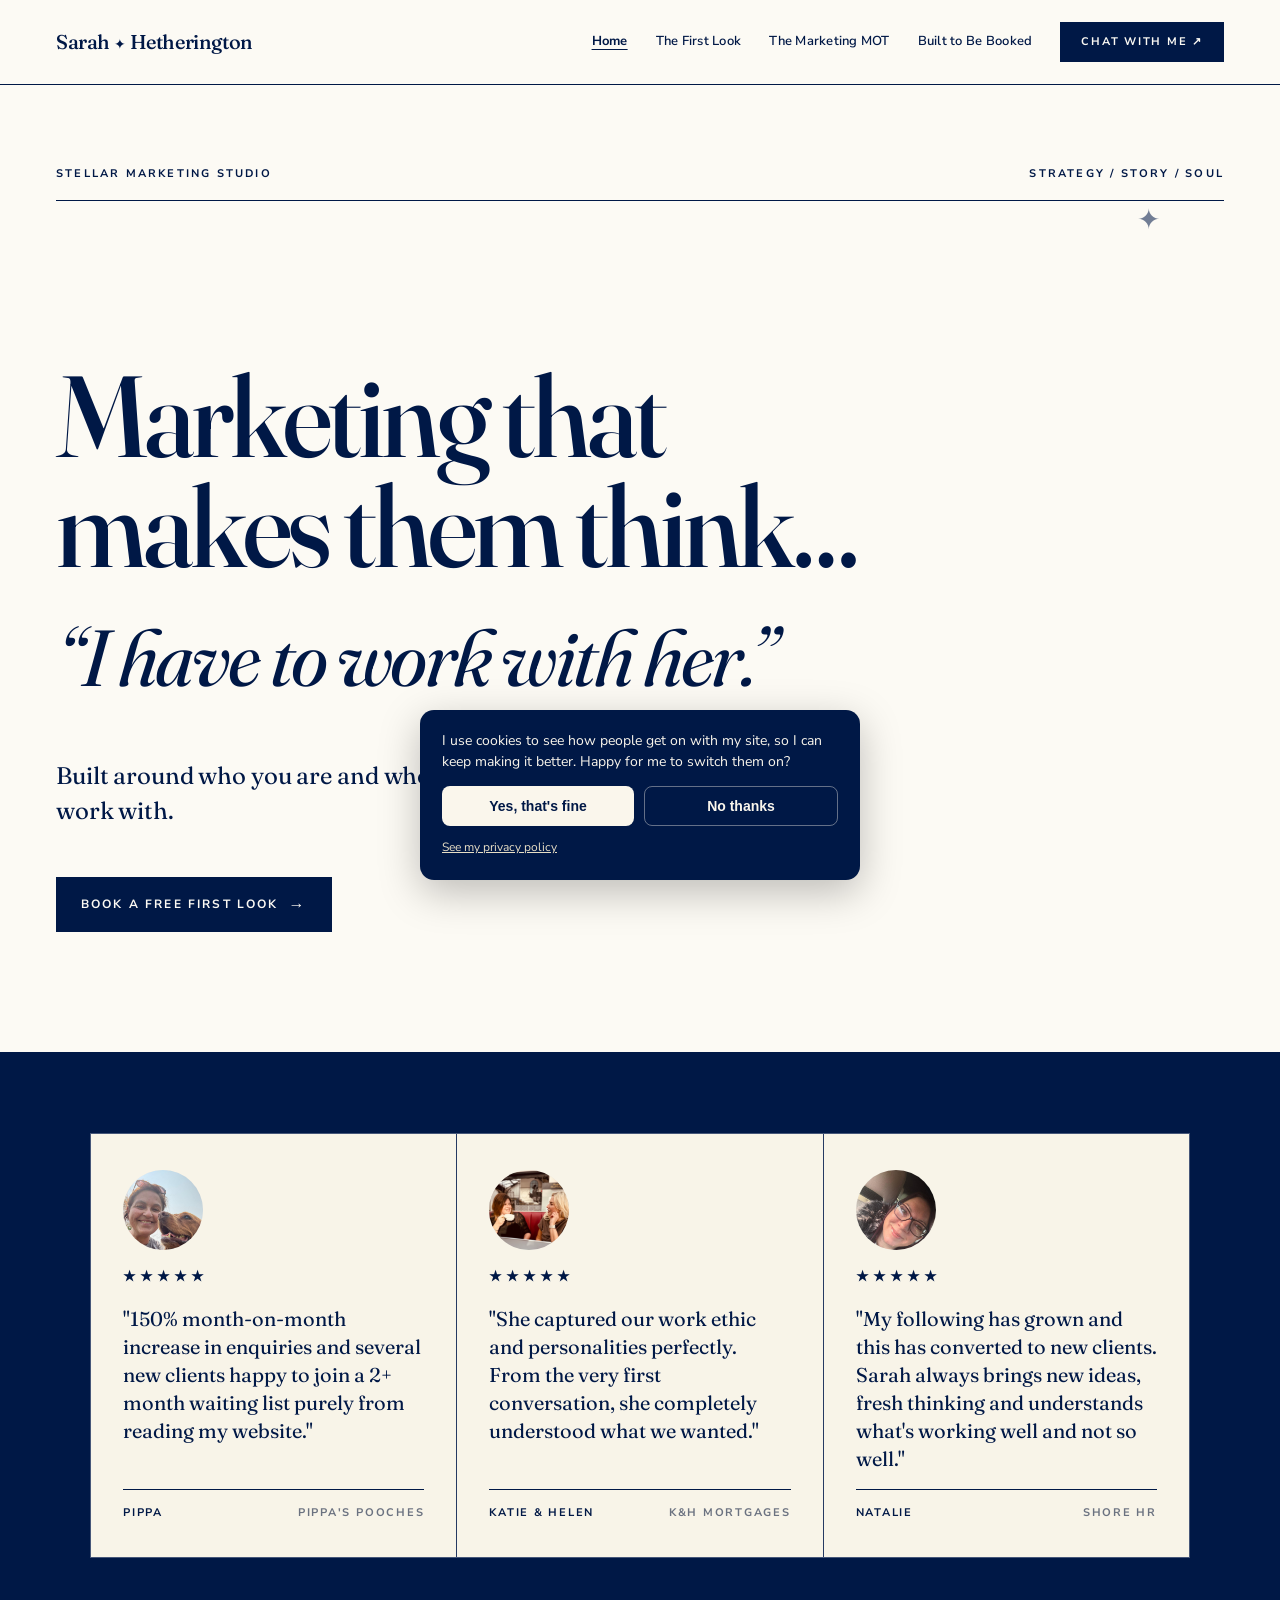
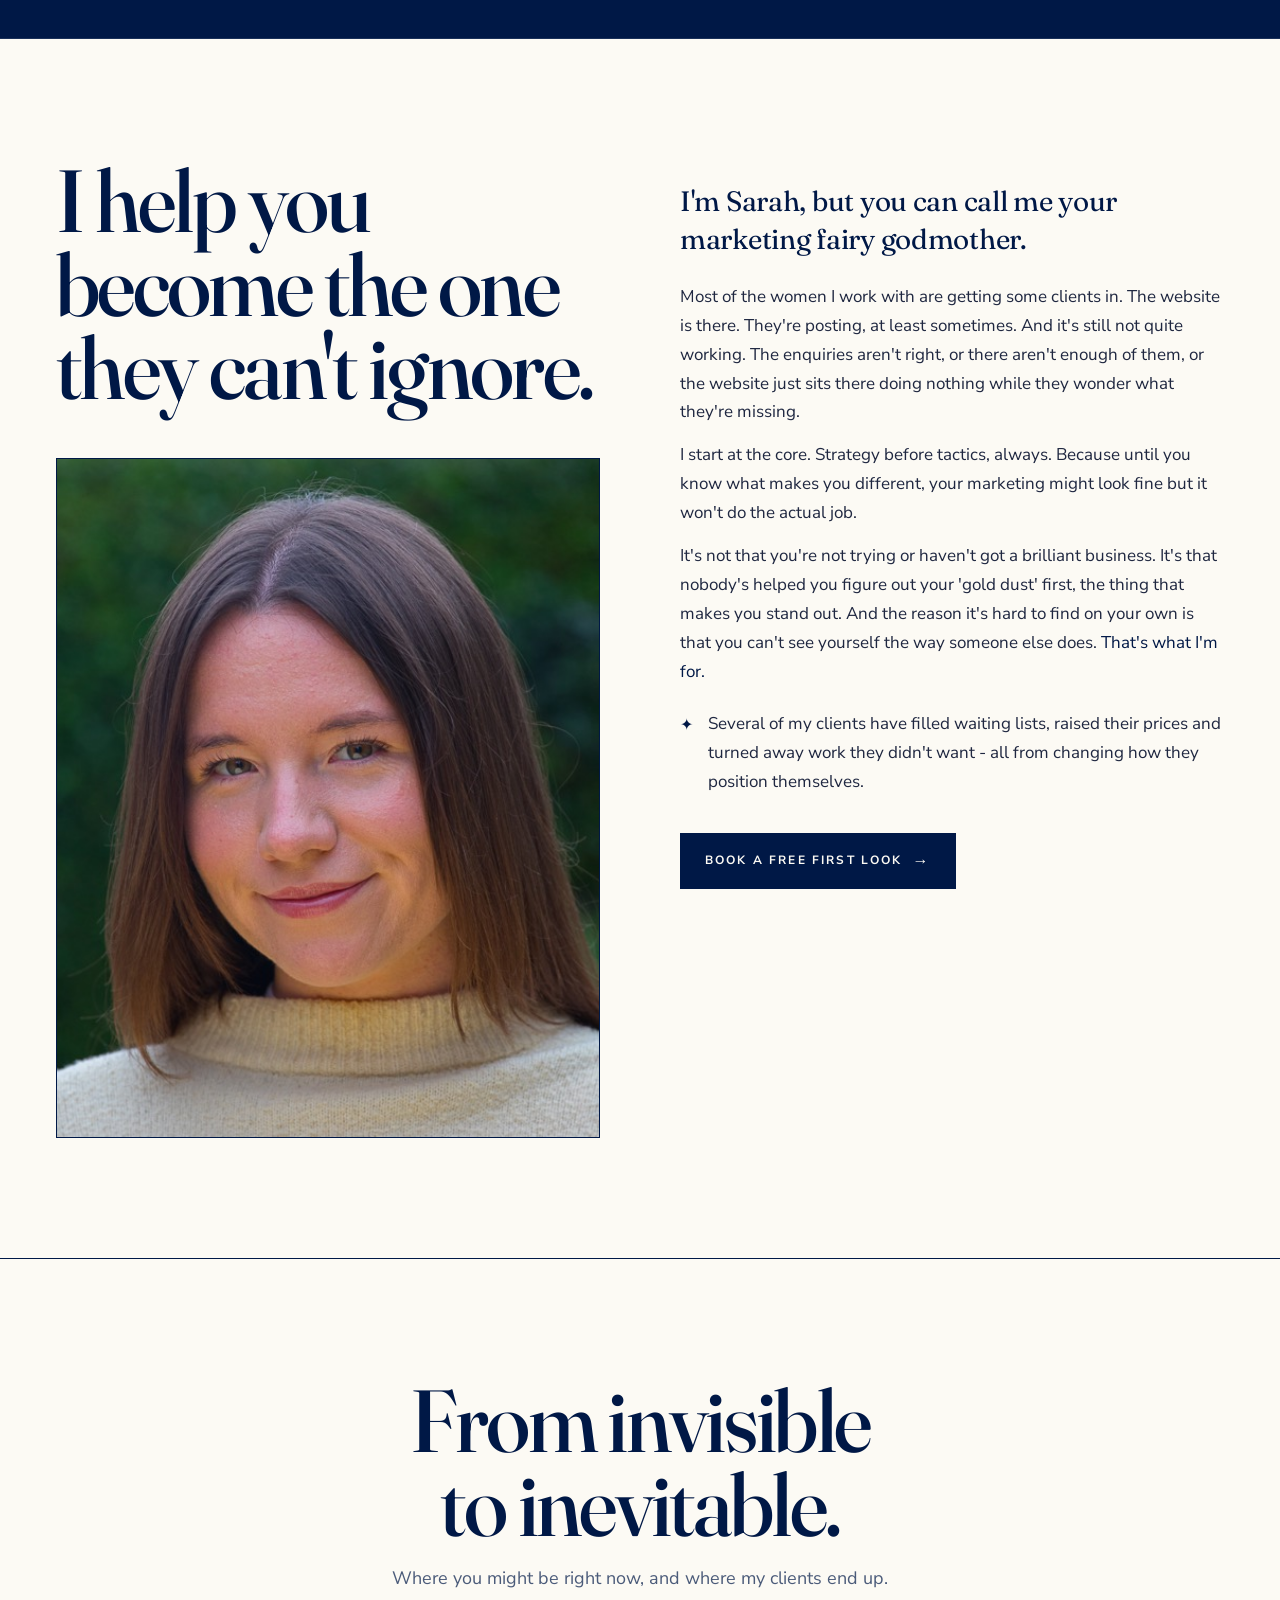
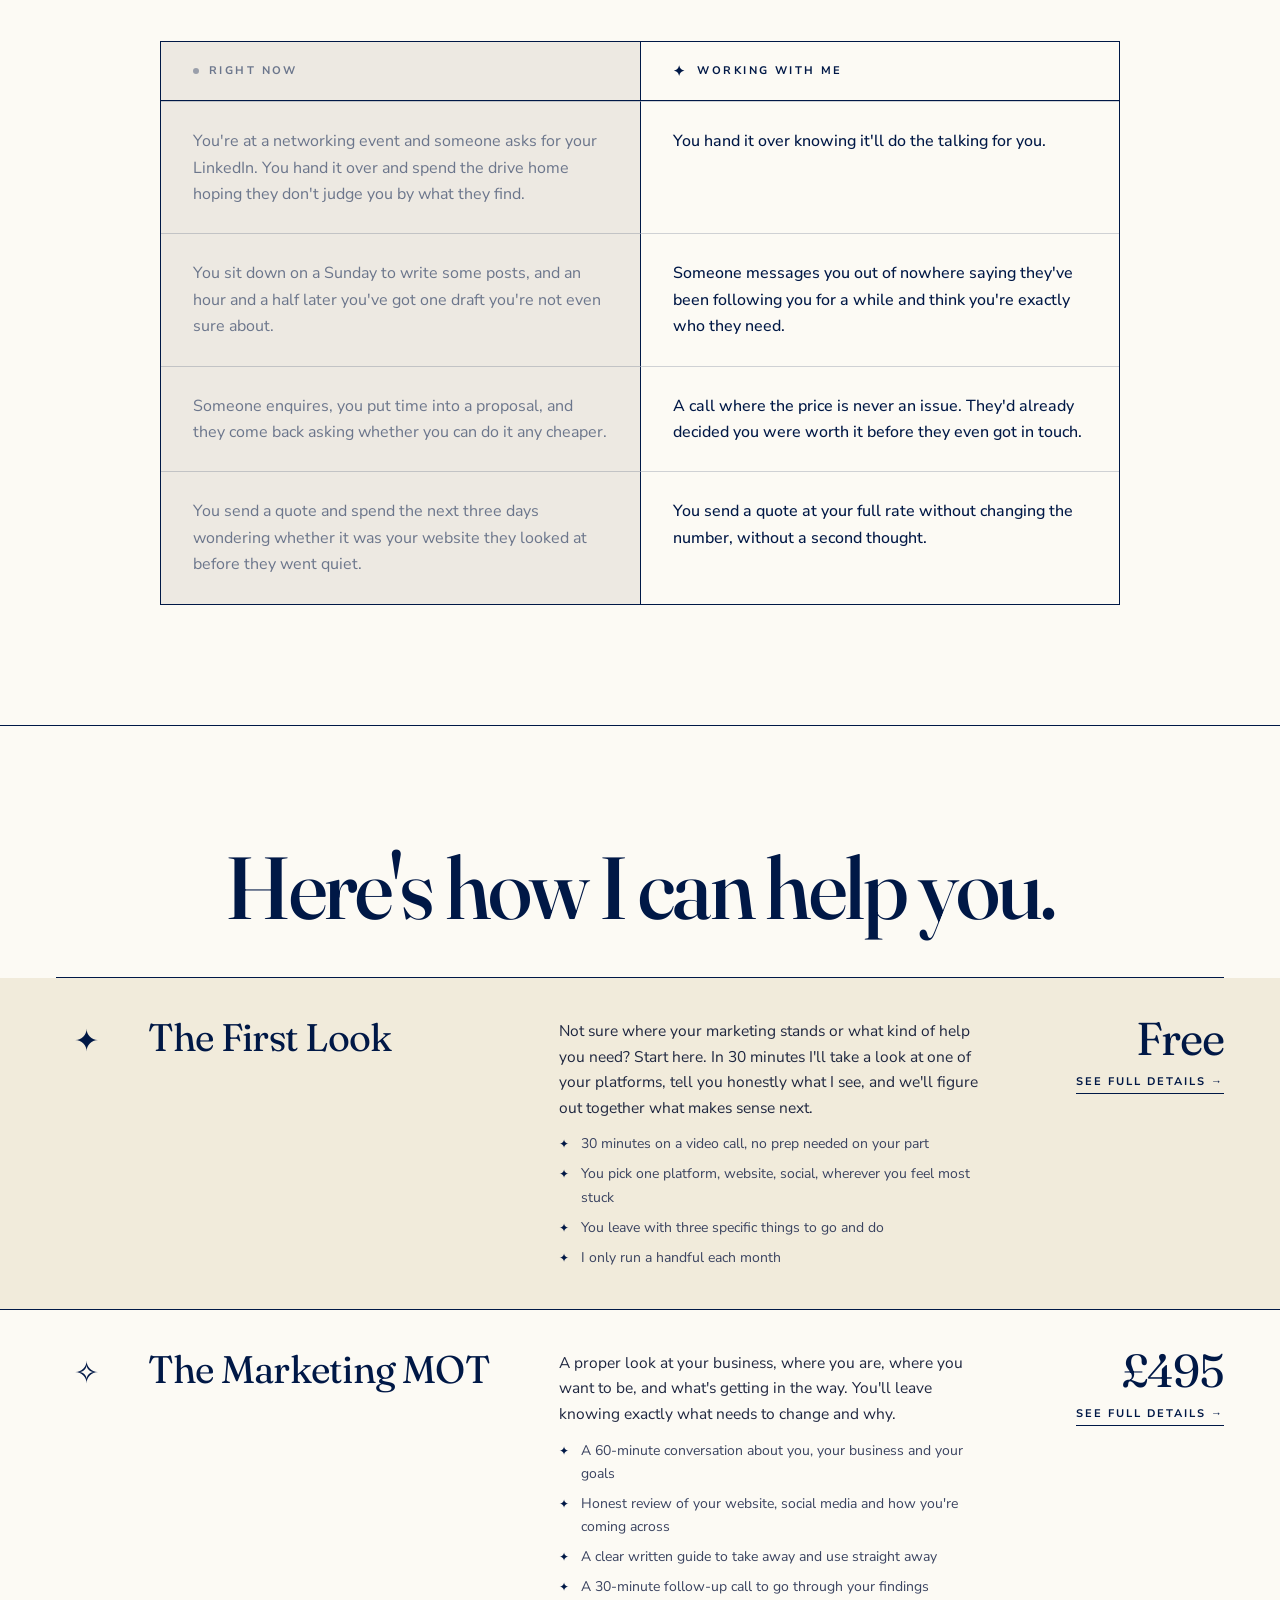
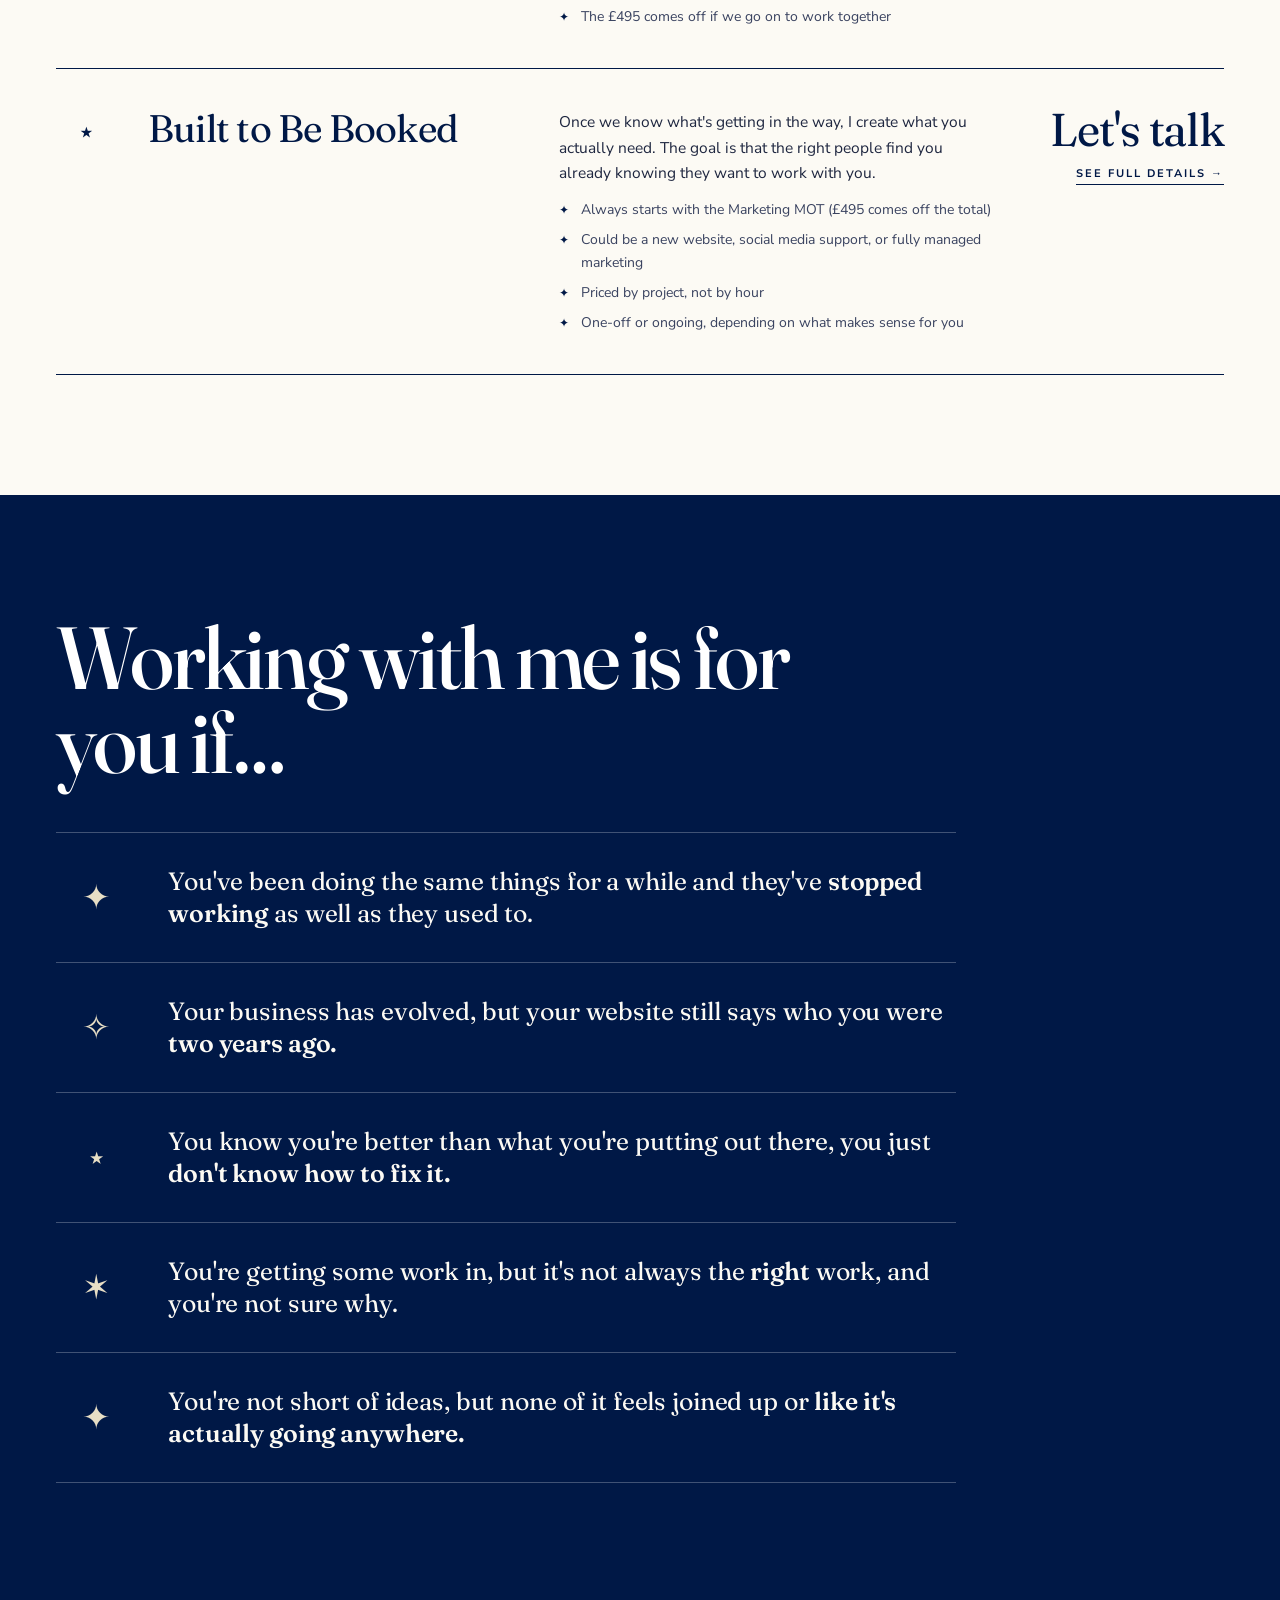
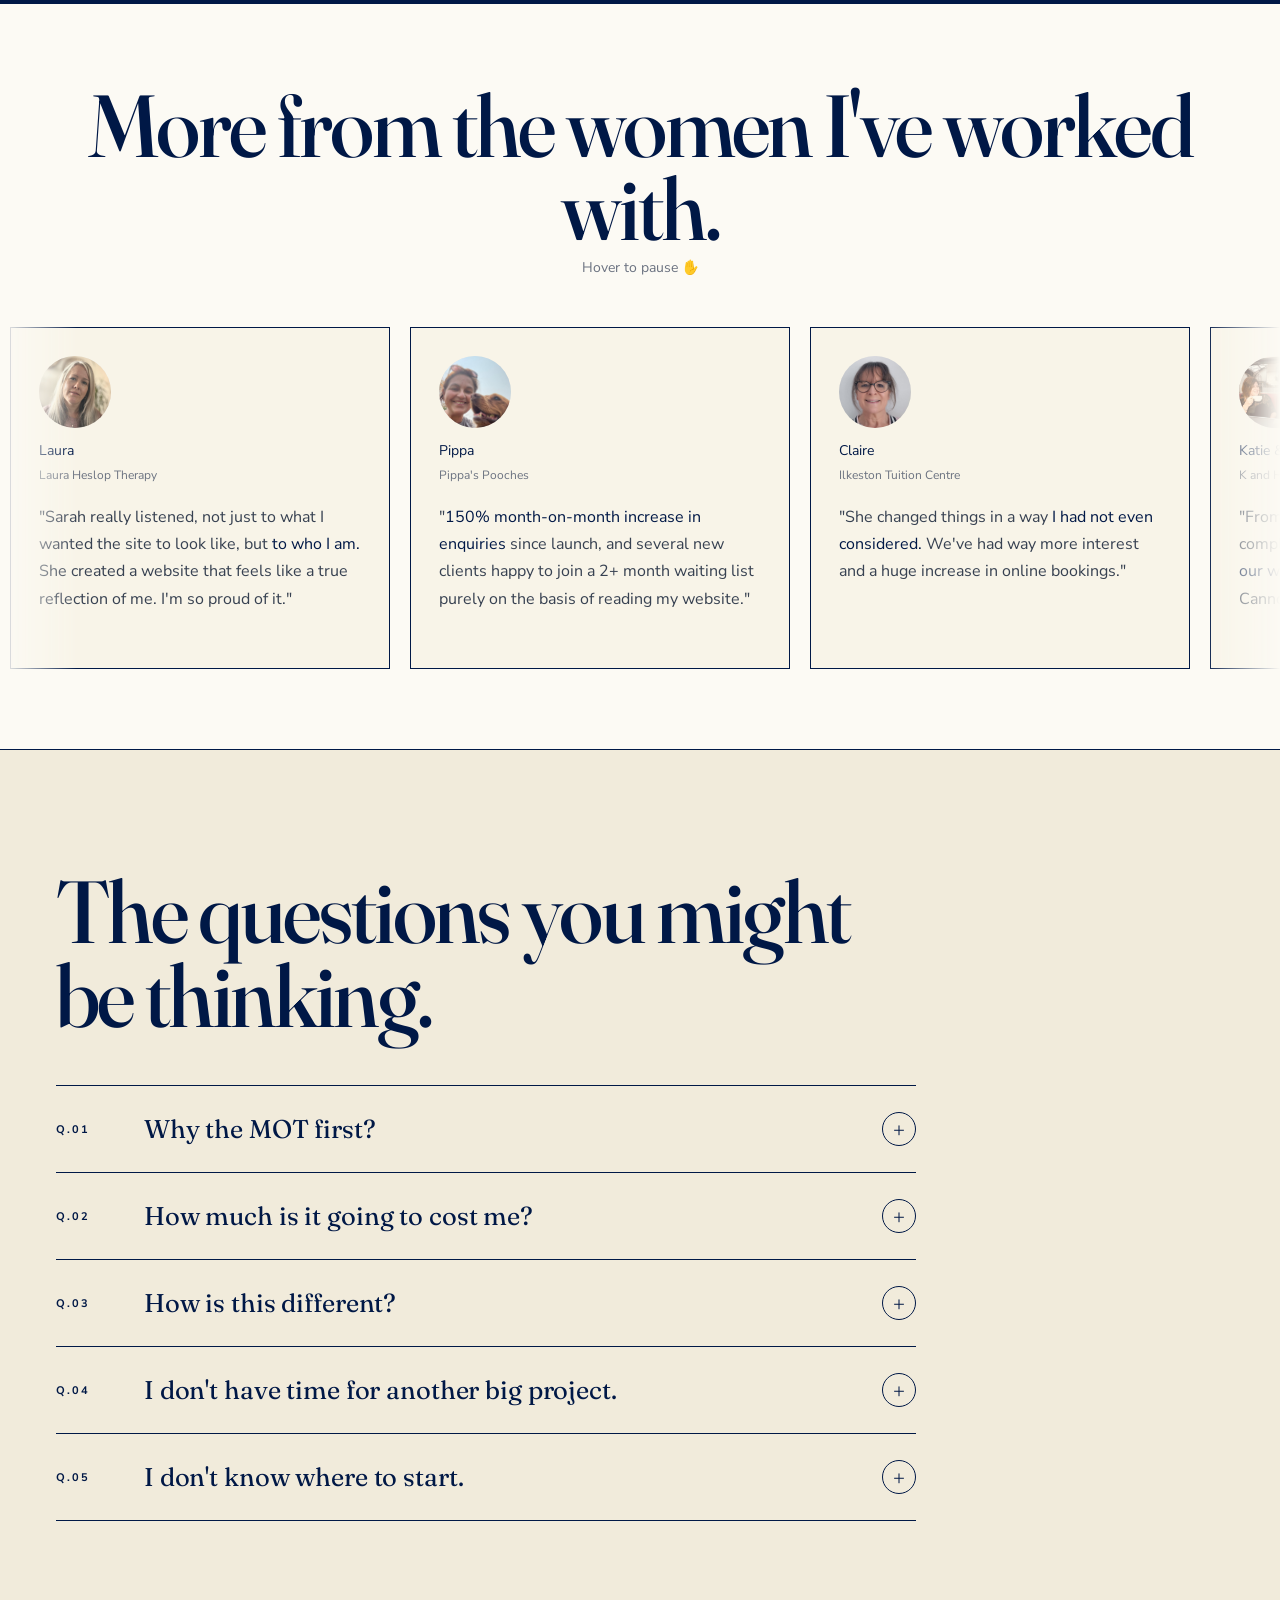
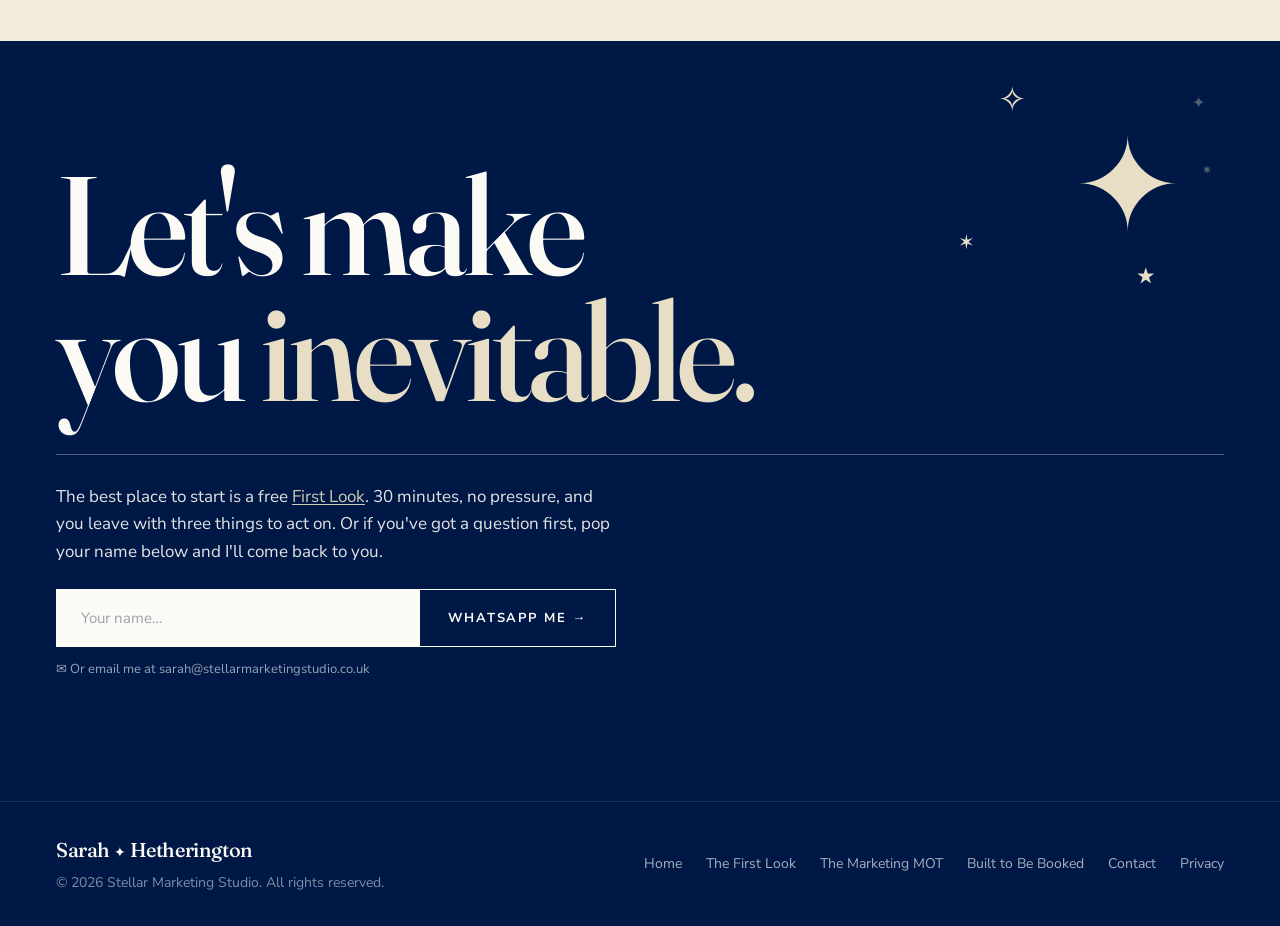
<file: index.html>
<!DOCTYPE html>
<html lang="en">
<head>
<meta charset="UTF-8">
<meta name="viewport" content="width=device-width, initial-scale=1.0">
<title>Marketing that makes them think “I have to work with her.” | Stellar Marketing Studio</title>
<meta name="description" content="Marketing built around who you are. I help women business owners become the one their ideal clients can't ignore. Book a free First Look.">
<link rel="canonical" href="https://stellarmarketingstudio.co.uk/">
<meta property="og:type" content="website">
<meta property="og:site_name" content="Stellar Marketing Studio">
<meta property="og:title" content="Marketing that makes them think “I have to work with her.” | Stellar Marketing Studio">
<meta property="og:description" content="Marketing built around who you are. I help women business owners become the one their ideal clients can't ignore. Book a free First Look.">
<meta property="og:url" content="https://stellarmarketingstudio.co.uk/">
<meta property="og:image" content="https://stellarmarketingstudio.co.uk/images/sarah-portrait.jpg">
<meta name="twitter:card" content="summary_large_image">
<meta name="twitter:title" content="Marketing that makes them think “I have to work with her.” | Stellar Marketing Studio">
<meta name="twitter:description" content="Marketing built around who you are. I help women business owners become the one their ideal clients can't ignore. Book a free First Look.">
<meta name="twitter:image" content="https://stellarmarketingstudio.co.uk/images/sarah-portrait.jpg">

<link rel="icon" href="favicon.svg" type="image/svg+xml">
<link rel="preconnect" href="https://fonts.googleapis.com">
<link href="https://fonts.googleapis.com/css2?family=Nunito+Sans:ital,opsz,wght@0,6..12,300;0,6..12,400;0,6..12,500;0,6..12,600;0,6..12,700;0,6..12,800;1,6..12,400;1,6..12,600&family=Fraunces:ital,opsz,wght@0,9..144,300;0,9..144,400;0,9..144,500;0,9..144,600;1,9..144,300;1,9..144,400;1,9..144,600&display=swap" rel="stylesheet">
<link rel="stylesheet" href="styles.css">
<style>
  *, *::before, *::after { box-sizing: border-box; margin: 0; padding: 0; }
  strong { font-weight: inherit !important; }

  

  body {
    font-family: 'Nunito Sans', sans-serif;
    background: var(--base);
    color: var(--text);
    font-size: 16px;
    line-height: 1.6;
    -webkit-font-smoothing: antialiased;
  }

  /* ===== SPARKLES ===== */
  
  
  .sparkle-cluster { position: absolute; pointer-events: none; z-index: 1; }
  .sparkle-cluster span {
    position: absolute; display: inline-block;
    color: var(--navy); font-family: 'Fraunces', serif; font-weight: 300; line-height: 1;
    animation: twinkle 3.6s ease-in-out infinite;
  }
  .sparkle-cluster span.lite { color: var(--mid-grey); }
  .sparkle-cluster span.dim  { opacity: 0.35; }

  /* ===== NAV ===== */
  nav {
    display: flex; align-items: center; justify-content: space-between;
    padding: 22px var(--gutter); border-bottom: 1px solid var(--navy);
    background: var(--base); position: sticky; top: 0; z-index: 1000;
    gap: 24px;
  }
  .wordmark {
    font-family: 'Fraunces', serif;
    font-size: 20px; font-weight: 500; letter-spacing: -0.02em;
    color: var(--navy); text-decoration: none;
    display: flex; align-items: center; gap: 4px;
  }
  .wm-star { color: var(--navy); font-size: 14px; vertical-align: super; line-height: 0; position: relative; top: 2px; }
  .nav-links { display: flex; align-items: center; gap: 28px; }
  .nav-link { font-size: 13px; font-weight: 600; color: var(--navy); text-decoration: none; letter-spacing: 0.02em; }
  .nav-link:hover { opacity: 0.7; }
  .nav-link.active { font-weight: 700; text-decoration: underline; text-underline-offset: 4px; }
  .btn {
    background: var(--navy); color: var(--base);
    padding: 10px 20px; border-radius: 0;
    font-size: 11px; font-weight: 700; text-decoration: none; display: inline-block;
    letter-spacing: 0.16em; text-transform: uppercase;
    border: 1px solid var(--navy); font-family: inherit;
    transition: background 0.2s ease, color 0.2s ease, border-color 0.2s ease;
    white-space: nowrap; flex-shrink: 0;
  }
  .btn:hover { background: var(--navy-deep); border-color: var(--navy-deep); color: var(--base); }

  /* ===== HERO ===== */
  .hero { background: var(--base); color: var(--navy); position: relative; overflow: hidden; border-bottom: 1px solid var(--navy); padding: var(--hero-top) var(--gutter) var(--hero-bottom); }
  .hero-meta { display: flex; justify-content: space-between; align-items: center; padding-bottom: 18px; border-bottom: 1px solid var(--navy); font-size: 11px; letter-spacing: 0.2em; text-transform: uppercase; font-weight: 700; color: var(--navy); margin-bottom: var(--hero-drop); }
  .hero h1 { font-family: 'Fraunces', serif; font-weight: 500; font-size: clamp(56px, 9vw, 128px); line-height: 0.95; letter-spacing: -0.035em; color: var(--navy); margin: 0; max-width: 1200px; }
  .hero h1 .hero-quote { font-weight: 400; font-style: italic; display: block; font-size: clamp(40px, 6.2vw, 88px); margin-top: 0.5em; letter-spacing: -0.03em; }
  .hero-lede { font-family: 'Fraunces', serif; font-size: clamp(18px, 2.2vw, 24px); line-height: 1.45; font-weight: 400; color: var(--navy); max-width: 560px; margin-top: 64px; letter-spacing: -0.005em; }
  .hero-cta-row { margin-top: 48px; }
  .ast-accent { position: absolute; font-family: 'Fraunces', serif; font-weight: 300; line-height: 1; animation: twinkle 4s ease-in-out infinite; pointer-events: none; top: 120px; right: 120px; font-size: 28px; color: var(--navy); opacity: 0.55; }
  .pill-cta {
    display: inline-flex; align-items: center; gap: 10px;
    background: var(--navy); color: var(--base);
    padding: 14px 24px; text-decoration: none;
    font-size: 12px; font-weight: 700; letter-spacing: 0.18em; text-transform: uppercase;
    white-space: nowrap; border: 1px solid var(--navy); font-family: inherit;
    transition: background 0.2s, color 0.2s; flex-shrink: 0;
  }
  .pill-cta:hover { background: var(--navy-deep); color: var(--base); }
  .pill-cta .arr { font-family: 'Fraunces', serif; font-size: 16px; color: var(--base); }

  /* ===== WORKING WITH ME ===== */
  .wtm-section {
    padding: var(--section-y) var(--gutter); border-bottom: 1px solid var(--navy);
    background: var(--base); position: relative; overflow: hidden;
  }
  .wtm-grid { display: grid; grid-template-columns: 1fr 1fr; gap: 80px; align-items: start; }
  .wtm-l h2 {
    font-family: 'Fraunces', serif; font-weight: 500;
    font-size: clamp(44px, 7vw, 88px); line-height: 0.95;
    letter-spacing: -0.03em; color: var(--navy); margin-bottom: var(--head-gap);
  }
  .wtm-l h2 em { font-style: normal; color: var(--navy); }
  .wtm-portrait {
    aspect-ratio: 4 / 5; background-size: cover; background-position: top center;
    background-image: url("images/sarah-portrait.jpg");
    width: 100%; border: 1px solid var(--navy);
  }
  .wtm-r { padding-top: 24px; }
  .wtm-r .lede {
    font-family: 'Fraunces', serif; font-size: clamp(20px, 2.3vw, 28px);
    line-height: 1.35; color: var(--navy); font-weight: 400; margin-bottom: 24px;
    letter-spacing: -0.01em;
  }
  .wtm-r .lede em { font-style: normal; color: var(--navy); }
  .wtm-r p { font-size: 17px; line-height: 1.7; color: #1f2740; margin-bottom: 14px; }
  .wtm-r p strong { color: var(--navy); font-weight: 700; }
  .wtm-small-note {
    margin-top: 24px; font-size: 17px; line-height: 1.7; color: #1f2740;
    padding-left: 28px; position: relative;
  }
  .wtm-small-note::before { content: '✦  '; color: var(--navy); font-family: 'Fraunces', serif; font-size: 16px; position: absolute; left: 0; top: 1px; }
  .wtm-cta-row { margin-top: 36px; }

  /* ===== STATEMENT ===== */
  .statement-section {
    background: var(--navy); border-bottom: 1px solid var(--navy);
    position: relative; overflow: hidden;
  }
  .statement-inner { padding: var(--section-y) var(--gutter); position: relative; z-index: 2; }
  .statement-l1 {
    font-family: 'Fraunces', serif; font-weight: 500;
    font-size: clamp(40px, 9vw, 110px); line-height: 0.92;
    letter-spacing: -0.03em; color: var(--base); margin-bottom: 6px;
  }
  .statement-l2 {
    font-family: 'Fraunces', serif; font-weight: 500;
    font-size: clamp(40px, 9vw, 110px); line-height: 0.95;
    letter-spacing: -0.03em; color: var(--base); margin-bottom: 32px;
  }
  .statement-l3 {
    font-family: 'Fraunces', serif; font-weight: 400;
    font-size: clamp(24px, 3.5vw, 44px); line-height: 1.15;
    color: var(--base); max-width: 820px; letter-spacing: -0.01em;
  }
  .statement-l3 strong { font-weight: 600; color: var(--base); font-style: normal; }
  /* statement sparkle clusters */
  .statement-section .sparkle-cluster span { color: var(--stone); }
  .statement-section .sparkle-cluster.s1 { top: 50px; right: 50px; width: 280px; height: 220px; }
  .statement-section .sparkle-cluster.s1 .a1 { top: 26px; left: 130px; font-size: clamp(80px, 10vw, 138px); }
  .statement-section .sparkle-cluster.s1 .a2 { top: 0;   left: 36px;  font-size: 38px; animation-delay: .6s; animation-name: twinkleSlow; }
  .statement-section .sparkle-cluster.s1 .a3 { top: 160px; left: 8px; font-size: 24px; animation-delay: 1.2s; }
  .statement-section .sparkle-cluster.s1 .a4 { top: 185px; left: 190px; font-size: 50px; animation-delay: .4s; }
  .statement-section .sparkle-cluster.s1 .a5 { top: 84px; left: 255px; font-size: 16px; animation-delay: 1.6s; }

  /* ===== PROOF STRIP ===== */
  .proof-strip {
    background: var(--navy); border-bottom: 1px solid rgba(255,255,255,0.1);
    padding: var(--band-y) var(--gutter);
  }
  .proof-grid {
    display: grid; grid-template-columns: repeat(3, 1fr);
    gap: 1px; background: rgba(255,255,255,0.15); border: 1px solid rgba(255,255,255,0.15);
    max-width: 1100px; margin: 0 auto;
  }
  .proof-card {
    background: var(--tint); padding: 36px 32px;
    display: flex; flex-direction: column; gap: 16px;
  }
  .proof-photo { width: 80px; height: 80px; border-radius: 50%; overflow: hidden; background: var(--warm-dark); }
  .proof-photo img { width: 100%; height: 100%; object-fit: cover; object-position: top center; }
  .proof-stars { color: var(--navy); font-size: 14px; letter-spacing: 4px; font-weight: 700; }
  .proof-quote-text { font-family: 'Fraunces', serif; font-size: 20px; line-height: 1.4; color: var(--navy); font-weight: 400; flex: 1; }
  .proof-quote-text strong { font-style: normal; font-weight: 700; color: var(--navy); }
  .proof-who { border-top: 1px solid var(--navy); padding-top: 14px; font-size: 11px; font-weight: 700; letter-spacing: 0.16em; text-transform: uppercase; color: var(--navy); display: flex; justify-content: space-between; }
  .proof-who span { color: var(--mid-grey); }

  /* ===== REVIEWS MARQUEE ===== */
  .reviews-section { padding: var(--band-y) 0; overflow: hidden; background: var(--base); border-bottom: 1px solid var(--navy); }
  .reviews-section-head { text-align: center; padding: 0 var(--gutter) var(--head-gap); }
  .reviews-section-head h2 { font-family: 'Fraunces', serif; font-weight: 500; font-size: clamp(44px, 7vw, 88px); line-height: 0.95; color: var(--navy); letter-spacing: -0.03em; }
  .reviews-marquee-wrap { overflow: hidden; -webkit-mask-image: linear-gradient(to right, transparent 0%, black 6%, black 94%, transparent 100%); mask-image: linear-gradient(to right, transparent 0%, black 6%, black 94%, transparent 100%); }
  .reviews-marquee-track { display: flex; gap: 20px; width: max-content; padding: 0 10px; animation: reviewsScroll 50s linear infinite; }
  .reviews-marquee-track:hover { animation-play-state: paused; }
  @keyframes reviewsScroll { 0% { transform: translateX(0); } 100% { transform: translateX(-50%); } }
  .review-card { width: 380px; flex-shrink: 0; background: var(--tint); border: 1px solid var(--navy); padding: 28px; display: flex; flex-direction: column; }
  .review-header { display: flex; flex-direction: column; align-items: flex-start; margin-bottom: 16px; }
  .reviewer-photo { width: 72px; height: 72px; border-radius: 50%; overflow: hidden; background: var(--warm-dark); margin-bottom: 12px; }
  .reviewer-photo img { width: 100%; height: 100%; object-fit: cover; object-position: top center; }
  .reviewer-info strong { display: block; font-size: 14px; font-weight: 700; color: var(--navy); }
  .reviewer-info span { font-size: 12px; color: var(--mid-grey); }
  .review-quote { font-size: 16px; line-height: 1.7; color: #374151; }
  .review-quote strong { color: var(--navy); font-style: normal; }

  /* ===== SLIDER ===== */
  .slider-section { padding: var(--section-y) var(--gutter); background: var(--base); border-bottom: 1px solid var(--navy); text-align: center; }
  .slider-section h2 {
    font-family: 'Fraunces', serif; font-weight: 500;
    font-size: clamp(44px, 7vw, 88px); line-height: 0.95;
    letter-spacing: -0.03em; color: var(--navy); margin-bottom: 18px;
  }
  .slider-section h2 em { font-style: normal; color: var(--navy); font-weight: 500; }
  .slider-sub { font-size: 18px; color: var(--navy); opacity: 0.7; margin-bottom: var(--head-gap); font-weight: 400; letter-spacing: 0; font-family: 'Nunito Sans', sans-serif; }
  .morph-wrap { max-width: 960px; margin: 0 auto; }
  .morph { border: 1px solid var(--navy); text-align: left; }
  .morph-row { display: grid; grid-template-columns: 1fr 1fr; }
  .morph-cell { padding: 26px 32px; line-height: 1.65; font-family: 'Nunito Sans', sans-serif; font-size: 16px; }
  .morph-cell.head {
    padding: 20px 32px; font-size: 11px; letter-spacing: 0.22em;
    text-transform: uppercase; font-weight: 700;
    display: flex; align-items: center; gap: 10px;
    border-bottom: 1px solid var(--navy);
  }
  .morph-cell.b {
    background: var(--warm-dark);
    color: rgba(0,24,70,0.55);
    border-top: 1px solid rgba(0,24,70,0.18);
  }
  .morph-cell.b.head { color: rgba(0,24,70,0.55); border-top: none; }
  .morph-cell.b.head .mark {
    width: 6px; height: 6px; border-radius: 50%;
    background: var(--navy); opacity: 0.35;
  }
  .morph-cell.a {
    background: var(--base);
    color: var(--navy);
    border-left: 1px solid var(--navy);
    border-top: 1px solid rgba(0,24,70,0.18);
    font-weight: 500;
  }
  .morph-cell.a.head { color: var(--navy); border-top: none; font-weight: 700; }
  .morph-cell.a.head .mark {
    font-family: 'Fraunces', serif; font-size: 14px;
    color: var(--navy); line-height: 1;
  }
  .morph-cell.a em { font-style: normal; font-weight: inherit; color: var(--navy); }

  /* ===== THIS IS FOR YOU IF ===== */
  .forif-section { background: var(--navy); padding: var(--section-y) var(--gutter); border-bottom: 1px solid var(--navy); position: relative; overflow: hidden; }
  .forif-section h2 {
    font-family: 'Fraunces', serif; font-weight: 500;
    font-size: clamp(44px, 7vw, 88px); line-height: 0.95;
    letter-spacing: -0.03em; margin-bottom: var(--head-gap); color: var(--white);
    max-width: 820px;
  }
  .forif-section h2 em { font-style: normal; color: var(--white); }
  .forif-list { border-top: 1px solid rgba(255,255,255,0.25); list-style: none; padding: 0; max-width: 900px; }
  .forif-list .item {
    display: grid; grid-template-columns: 80px 1fr;
    gap: 32px; padding: 32px 0;
    border-bottom: 1px solid rgba(255,255,255,0.25); align-items: center;
  }
  .forif-list .item .n {
    font-family: 'Fraunces', serif; font-weight: 300;
    font-size: 34px; line-height: 1; color: var(--stone); text-align: center;
  }
  .forif-list .item .t {
    font-family: 'Fraunces', serif; font-weight: 400;
    font-size: clamp(17px, 2.1vw, 25px); line-height: 1.3;
    letter-spacing: -0.005em; color: var(--base);
  }
  .forif-list .item .t em { font-style: normal; color: var(--base); font-weight: 600; }
  .forif-list .item .arr { display: none; }

  /* ===== OFFERS ===== */
  .offers-section { padding: var(--section-y) var(--gutter); background: var(--base); border-bottom: 1px solid var(--navy); }
  .offers-head { margin-bottom: var(--head-gap); text-align: center; }
  .offers-head h2 {
    font-family: 'Fraunces', serif; font-weight: 500;
    font-size: clamp(44px, 7vw, 88px); line-height: 0.95;
    letter-spacing: -0.03em; color: var(--navy);
  }
  .offers-head h2 em { font-style: normal; color: var(--navy); }
  .offers-table { border-top: 1px solid var(--navy); }
  .offer-row {
    display: grid; grid-template-columns: 60px 1.4fr 1.6fr 200px;
    gap: 32px; padding: 40px 0; border-bottom: 1px solid var(--navy); align-items: start;
  }
  .offer-row.highlight { background: var(--panel); margin: 0 calc(-1 * var(--gutter)); padding: 40px var(--gutter); }
  .offer-row .num { font-family: 'Fraunces', serif; font-weight: 300; font-size: 30px; line-height: 1; color: var(--navy); text-align: center; padding-top: 8px; }
  .offer-row .t h3 { font-family: 'Fraunces', serif; font-weight: 400; font-size: clamp(26px, 3vw, 40px); line-height: 1; letter-spacing: -0.02em; color: var(--navy); margin-bottom: 8px; }
  .offer-row .t h3 em { font-style: normal; color: var(--navy); }
  .offer-row .t .tag { font-size: 11px; letter-spacing: 0.18em; text-transform: uppercase; font-weight: 700; color: var(--navy); }
  .offer-row .desc { font-size: 15.5px; line-height: 1.65; color: #1f2740; }
  .offer-row .desc p { margin-bottom: 12px; }
  .offer-row .desc ul { list-style: none; margin-top: 12px; display: flex; flex-direction: column; gap: 7px; }
  .offer-row .desc ul li { font-size: 14px; color: #3a4360; padding-left: 22px; position: relative; }
  .offer-row .desc ul li::before { content: '✦'; position: absolute; left: 0; color: var(--navy); font-family: 'Fraunces', serif; font-size: 12px; top: 2px; }
  .offer-row .right { display: flex; flex-direction: column; align-items: flex-end; gap: 14px; text-align: right; }
  .offer-row .right .price { font-family: 'Fraunces', serif; font-weight: 400; font-size: clamp(32px, 4vw, 46px); line-height: 0.9; color: var(--navy); letter-spacing: -0.025em; }
  .offer-row .right .price small { display: block; font-family: 'Nunito Sans', sans-serif; font-size: 11px; font-weight: 700; letter-spacing: 0.18em; text-transform: uppercase; color: var(--mid-grey); margin-bottom: 6px; }
  .offer-row .right .more { font-size: 11px; font-weight: 700; letter-spacing: 0.18em; text-transform: uppercase; text-decoration: none; color: var(--navy); border-bottom: 1px solid var(--navy); padding-bottom: 2px; transition: color 0.2s, border-color 0.2s; }
  .offer-row .right .more:hover { color: var(--navy); border-color: var(--navy); }

  /* ===== FAQ ===== */
  .faq-section { padding: var(--section-y) var(--gutter); background: var(--panel); border-bottom: 1px solid var(--navy); }
  .faq-section > h2 {
    font-family: 'Fraunces', serif; font-weight: 500;
    font-size: clamp(44px, 7vw, 88px); line-height: 0.95;
    letter-spacing: -0.03em; color: var(--navy); margin-bottom: var(--head-gap); max-width: 800px;
  }
  .faq-section > h2 em { font-style: normal; color: var(--navy); }
  .faq-list { border-top: 1px solid var(--navy); max-width: 860px; }
  .faq-item { border-bottom: 1px solid var(--navy); }
  .faq-btn {
    width: 100%; background: none; border: none; padding: 26px 0;
    display: grid; grid-template-columns: 64px 1fr auto;
    gap: 24px; cursor: pointer; text-align: left; align-items: center;
  }
  .faq-num { font-size: 11px; letter-spacing: 0.18em; text-transform: uppercase; font-weight: 700; color: var(--navy); font-family: 'Nunito Sans', sans-serif; }
  .faq-q-text { font-family: 'Fraunces', serif; font-weight: 400; font-size: clamp(18px, 2vw, 26px); letter-spacing: -0.005em; color: var(--navy); text-align: left; }
  .faq-icon { width: 34px; height: 34px; border: 1px solid var(--navy); border-radius: 50%; display: flex; align-items: center; justify-content: center; font-family: 'Nunito Sans', sans-serif; font-weight: 300; font-size: 20px; color: var(--navy); transition: transform 0.3s ease; flex-shrink: 0; }
  .faq-item.open .faq-icon { transform: rotate(45deg); }
  .faq-answer { overflow: hidden; max-height: 0; font-size: 17px; line-height: 1.75; color: #4b5563; transition: max-height 0.4s ease, padding 0.3s ease; padding: 0 0 0 88px; }
  .faq-answer.open { max-height: 600px; padding-bottom: 28px; }
  .faq-answer strong { color: var(--navy); }

  /* ===== BOTTOM CTA ===== */
  .bottom-cta { background: var(--navy); padding: var(--section-y) var(--gutter); border-bottom: 1px solid var(--navy); position: relative; overflow: hidden; }
  .bottom-cta h2 {
    font-family: 'Fraunces', serif; font-weight: 500;
    font-size: clamp(60px, 11vw, 140px); line-height: 0.9;
    letter-spacing: -0.035em; color: var(--base); margin-bottom: 0;
    position: relative; z-index: 2;
  }
  .bottom-cta h2 em { font-style: normal; color: var(--stone); }
  .bottom-cta .cta-row { display: block; margin-top: 40px; padding-top: 28px; border-top: 1px solid rgba(255,255,255,0.3); position: relative; z-index: 2; }
  .bottom-cta .cta-row p { font-size: 17px; line-height: 1.6; color: var(--base); max-width: 560px; opacity: 0.9; margin-bottom: 24px; }
  .wa-wrap { width: 100%; }
  .wa-input-row { display: flex; background: var(--base); overflow: hidden; border: 1px solid var(--base); max-width: 560px; width: 100%; margin-left: 0; }
  .wa-input { flex: 1; border: none; outline: none; padding: 18px 24px; font-family: inherit; font-size: 15px; background: transparent; color: var(--navy); }
  .wa-input::placeholder { color: #9ca3af; }
  .wa-btn { background: var(--navy); color: var(--base); border: none; padding: 18px 28px; font-weight: 700; font-size: 13px; letter-spacing: 0.14em; text-transform: uppercase; cursor: pointer; font-family: inherit; transition: background 0.2s; white-space: nowrap; }
  .wa-btn:hover { background: var(--navy-deep); }
  .wa-email-link { display: block; margin-top: 12px; font-size: 13px; color: rgba(255,255,255,0.6); text-decoration: none; text-align: left; transition: color 0.2s; }
  .wa-email-link:hover { color: var(--base); }
  /* bottom CTA sparkle cluster */
  .bottom-cta .sparkle-cluster span { color: var(--stone); }
  .bottom-cta .sparkle-cluster { top: 40px; right: 56px; width: 280px; height: 220px; }
  .bottom-cta .sparkle-cluster .a1 { top: 38px; left: 130px; font-size: clamp(80px, 10vw, 132px); }
  .bottom-cta .sparkle-cluster .a2 { top: 0; left: 54px; font-size: 34px; animation-delay: .5s; animation-name: twinkleSlow; }
  .bottom-cta .sparkle-cluster .a3 { top: 150px; left: 14px; font-size: 20px; animation-delay: 1.0s; }
  .bottom-cta .sparkle-cluster .a4 { top: 170px; left: 188px; font-size: 44px; animation-delay: .7s; }
  .bottom-cta .sparkle-cluster .a5 { top: 12px; left: 248px; font-size: 16px; animation-delay: 1.5s; }
  .bottom-cta .sparkle-cluster .a6 { top: 82px; left: 258px; font-size: 12px; animation-delay: .3s; }

  /* ===== FOOTER ===== */
  footer { padding: 32px var(--gutter); border-top: 1px solid rgba(255,255,255,0.1); background: var(--navy); display: flex; justify-content: space-between; align-items: center; }
  footer .wordmark { color: var(--base); }
  footer .wordmark .wm-star { color: var(--white); }
  footer p { font-size: 14px; color: rgba(255,255,255,0.5); margin-top: 6px; }
  .footer-links { display: flex; gap: 24px; }
  .footer-links a { font-size: 14px; color: rgba(255,255,255,0.65); text-decoration: none; transition: color 0.2s; }
  .footer-links a:hover { color: var(--base); }

  /* ===== HAMBURGER + MOBILE NAV ===== */
  .hamburger {
    display: none; flex-direction: column; justify-content: center; gap: 6px;
    width: 40px; height: 40px; cursor: pointer; background: none;
    border: 1px solid var(--navy); padding: 10px; flex-shrink: 0;
  }
  .hamburger span { display: block; height: 2px; background: var(--navy); transition: transform 0.25s ease, opacity 0.25s ease; }
  .hamburger.open span:nth-child(1) { transform: translateY(8px) rotate(45deg); }
  .hamburger.open span:nth-child(2) { opacity: 0; transform: scaleX(0); }
  .hamburger.open span:nth-child(3) { transform: translateY(-8px) rotate(-45deg); }
  .mobile-nav {
    display: none; position: fixed; inset: 0; background: var(--base);
    z-index: 999; flex-direction: column; align-items: center; justify-content: center; gap: 36px;
  }
  .mobile-nav.open { display: flex; }
  .mobile-nav .m-link {
    font-family: 'Nunito Sans', sans-serif; font-size: 22px; font-weight: 600;
    color: var(--navy); text-decoration: none; letter-spacing: 0.02em; opacity: 0.65; transition: opacity 0.2s;
  }
  .mobile-nav .m-link.active, .mobile-nav .m-link:hover { opacity: 1; }
  .mobile-nav .m-btn { margin-top: 8px; }

  /* ===== MOBILE ===== */
  @media (max-width: 900px) {
    nav { padding: 16px var(--gutter-m); }
    .btn { padding: 8px 14px; font-size: 10px; }
    nav > .btn { display: none; }
    .hamburger { display: flex; }
    .nav-links { display: none; }
    .hero { padding: 48px var(--gutter-m) 64px; }
    .hero h1 { font-size: clamp(42px, 13vw, 56px); }
    .hero-meta { margin-bottom: 80px; font-size: 10px; }
    .ast-accent { top: 60px; right: 24px; font-size: 22px; }
    .hero-lede { margin-top: 36px; }
    .hero-cta-row { margin-top: 32px; }
    .wtm-section { padding: var(--section-y-m) var(--gutter-m); }
    .wtm-grid { grid-template-columns: 1fr; gap: 36px; }
    .wtm-portrait { aspect-ratio: 4/5; }
    .statement-inner { padding: var(--section-y-m) var(--gutter-m); }
    .statement-section .sparkle-cluster.s1 { display: none; }
    .proof-strip { padding: var(--band-y-m) var(--gutter-m); }
    .proof-grid { grid-template-columns: 1fr; }
    .slider-section { padding: var(--section-y-m) var(--gutter-m); }
    .morph { border: none; }
    .morph-row {
      grid-template-columns: 1fr;
      border: 1px solid var(--navy);
      margin-bottom: 16px;
    }
    .morph-row:first-child { display: none; }
    .morph-row:last-child { margin-bottom: 0; }
    .morph-cell { padding: 20px 22px; font-size: 15px; }
    .morph-cell.a {
      border-left: none;
      border-top: 1px solid var(--navy);
    }
    .morph-cell.b { border-top: none; }
    .morph-cell.b::before {
      content: 'Right now';
      display: block;
      font-size: 11px; letter-spacing: 0.22em;
      text-transform: uppercase; font-weight: 700;
      color: rgba(0,24,70,0.55);
      margin-bottom: 10px;
      font-family: 'Nunito Sans', sans-serif;
    }
    .morph-cell.a::before {
      content: '✦  Working with me';
      display: block;
      color: var(--navy);
      font-size: 11px; letter-spacing: 0.22em;
      text-transform: uppercase; font-weight: 700;
      margin-bottom: 10px;
      font-family: 'Nunito Sans', sans-serif;
    }
    .forif-section { padding: var(--section-y-m) var(--gutter-m); }
    .forif-list .item { grid-template-columns: 52px 1fr auto; gap: 16px; padding: 24px 0; }
    .forif-list .item .n { font-size: 26px; }
    .offers-section { padding: var(--section-y-m) var(--gutter-m); }
    .offer-row { grid-template-columns: 48px 1fr; gap: 16px; padding: 28px 0; }
    .offer-row .desc { grid-column: 1 / -1; }
    .offer-row.highlight { margin: 0 calc(-1 * var(--gutter-m)); padding: 28px var(--gutter-m); }
    .offer-row .right { grid-column: 1 / -1; text-align: left; flex-direction: row; flex-wrap: wrap; gap: 16px; align-items: center; }
    .faq-section { padding: var(--section-y-m) var(--gutter-m); }
    .faq-btn { grid-template-columns: 48px 1fr auto; gap: 12px; }
    .faq-answer { padding: 0 0 0 60px; }
    .bottom-cta { padding: var(--section-y-m) var(--gutter-m); }
    .bottom-cta h2 { font-size: clamp(52px, 11vw, 80px); }
    .wa-input-row { flex-direction: column; }
    .wa-btn { text-align: center; }
    footer { flex-direction: column; align-items: flex-start; gap: 16px; padding: 28px var(--gutter-m); }
    .footer-links { flex-wrap: wrap; gap: 16px; }
    .reviews-section-head { padding: 0 var(--gutter-m) 32px; }
  }

  
</style>
<script type="application/ld+json">
{
  "@context": "https://schema.org",
  "@type": "ProfessionalService",
  "name": "Stellar Marketing Studio",
  "alternateName": "Sarah Hetherington",
  "description": "Marketing built around who you are. Helping women business owners become the one their ideal clients can't ignore.",
  "url": "https://stellarmarketingstudio.co.uk/",
  "image": "https://stellarmarketingstudio.co.uk/images/sarah-portrait.jpg",
  "founder": {
    "@type": "Person",
    "name": "Sarah Hetherington"
  },
  "email": "sarah@stellarmarketingstudio.co.uk",
  "areaServed": "United Kingdom",
  "priceRange": "££",
  "serviceType": ["Marketing strategy", "Website design", "Social media content", "Email marketing"]
}
</script>
    <script>
    !function(t,e){var o,n,p,r;e.__SV||(window.posthog && window.posthog.__loaded)||(window.posthog=e,e._i=[],e.init=function(i,s,a){function g(t,e){var o=e.split(".");2==o.length&&(t=t[o[0]],e=o[1]),t[e]=function(){t.push([e].concat(Array.prototype.slice.call(arguments,0)))}}(p=t.createElement("script")).type="text/javascript",p.crossOrigin="anonymous",p.async=!0,p.src=s.api_host.replace(".i.posthog.com","-assets.i.posthog.com")+"/static/array.js",(r=t.getElementsByTagName("script")[0]).parentNode.insertBefore(p,r);var u=e;for(void 0!==a?u=e[a]=[]:a="posthog",u.people=u.people||[],u.toString=function(t){var e="posthog";return"posthog"!==a&&(e+="."+a),t||(e+=" (stub)"),e},u.people.toString=function(){return u.toString(1)+".people (stub)"},o="xi Si init Ni ji pr qi Ui $i capture calculateEventProperties Zi register register_once register_for_session unregister unregister_for_session Yi getFeatureFlag getFeatureFlagPayload getFeatureFlagResult isFeatureEnabled reloadFeatureFlags updateFlags updateEarlyAccessFeatureEnrollment getEarlyAccessFeatures on onFeatureFlags onSurveysLoaded onSessionId getSurveys getActiveMatchingSurveys renderSurvey displaySurvey cancelPendingSurvey canRenderSurvey canRenderSurveyAsync Ki identify setPersonProperties unsetPersonProperties group resetGroups setPersonPropertiesForFlags resetPersonPropertiesForFlags setGroupPropertiesForFlags resetGroupPropertiesForFlags reset setIdentity clearIdentity get_distinct_id getGroups get_session_id get_session_replay_url alias set_config startSessionRecording stopSessionRecording sessionRecordingStarted captureException addExceptionStep captureLog startExceptionAutocapture stopExceptionAutocapture loadToolbar get_property getSessionProperty Qi Wi createPersonProfile setInternalOrTestUser Ji Fi tn opt_in_capturing opt_out_capturing has_opted_in_capturing has_opted_out_capturing get_explicit_consent_status is_capturing clear_opt_in_out_capturing zi debug mr it getPageViewId captureTraceFeedback captureTraceMetric Ri".split(" "),n=0;n<o.length;n++)g(u,o[n]);e._i.push([i,s,a])},e.__SV=1)}(document,window.posthog||[]);
    posthog.init('phc_ojmSUSDdscWpKyy8WgV8x4Zumi3yiKmHpwqB6fj6Adks', {
        api_host: 'https://us.i.posthog.com',
        defaults: '2026-05-30',
        person_profiles: 'identified_only', // or 'always' to create profiles for anonymous users as well
        opt_out_capturing_by_default: true, // wait for cookie consent before tracking
    })
</script>
</head>
<body>

<!-- NAV -->
<nav>
  <a href="/" class="wordmark">Sarah <span class="wm-star">✦</span> Hetherington</a>
  <div class="nav-links">
    <a href="/" class="nav-link active">Home</a>
    <a href="/first-look" class="nav-link">The First Look</a>
    <a href="/mot" class="nav-link">The Marketing MOT</a>
    <a href="/built-to-be-booked" class="nav-link">Built to Be Booked</a>
    <a href="#contact" class="btn">Chat with me ↗</a>
  </div>
  <button class="hamburger" id="hamburger" aria-label="Menu"><span></span><span></span><span></span></button>
</nav>
<div class="mobile-nav" id="mobileNav">
  <a href="/" class="m-link active">Home</a>
  <a href="/first-look" class="m-link">The First Look</a>
  <a href="/mot" class="m-link">The Marketing MOT</a>
  <a href="/built-to-be-booked" class="m-link">Built to Be Booked</a>
  <a href="#contact" class="btn m-btn" onclick="closeMobileNav()">Chat with me ↗</a>
</div>

<!-- HERO -->
<section class="hero">
  <div class="hero-meta">
    <span>Stellar Marketing Studio</span>
    <span>Strategy / Story / Soul</span>
  </div>
  <span class="ast-accent">✦</span>
  <h1>Marketing that<br>makes them think&hellip;<span class="hero-quote">&ldquo;I have to work with her.&rdquo;</span></h1>
  <p class="hero-lede">Built around who you are and who you want to work with.</p>
  <div class="hero-cta-row"><a href="/first-look" class="pill-cta">Book a free First Look <span class="arr">→</span></a></div>
</section>

<!-- PROOF STRIP -->
<div class="proof-strip">
  <div class="proof-grid">
    <div class="proof-card">
      <div class="proof-photo"><img src="images/pippa.jpg" alt="Pippa from Pippa's Pooches dog training, with her dog Artemis"></div>
      <div class="proof-stars" aria-label="5 out of 5 stars">★★★★★</div>
      <p class="proof-quote-text">"<strong>150% month-on-month increase in enquiries</strong> and several new clients happy to join a 2+ month waiting list purely from reading my website."</p>
      <div class="proof-who"><span style="color:var(--navy)">Pippa</span><span>Pippa's Pooches</span></div>
    </div>
    <div class="proof-card">
      <div class="proof-photo"><img src="images/katie-helen.jpg" alt="Katie and Helen from K&H Mortgages"></div>
      <div class="proof-stars" aria-label="5 out of 5 stars">★★★★★</div>
      <p class="proof-quote-text">"She <strong>captured our work ethic and personalities perfectly.</strong> From the very first conversation, she completely understood what we wanted."</p>
      <div class="proof-who"><span style="color:var(--navy)">Katie &amp; Helen</span><span>K&amp;H Mortgages</span></div>
    </div>
    <div class="proof-card">
      <div class="proof-photo"><img src="images/natalie.jpg" alt="Natalie from Shore HR consultancy"></div>
      <div class="proof-stars" aria-label="5 out of 5 stars">★★★★★</div>
      <p class="proof-quote-text">"My following has grown and <strong>this has converted to new clients.</strong> Sarah always brings new ideas, fresh thinking and understands what's working well and not so well."</p>
      <div class="proof-who"><span style="color:var(--navy)">Natalie</span><span>Shore HR</span></div>
    </div>
  </div>
</div>

<!-- WORKING WITH ME -->
<div class="wtm-section" id="how-i-work">
  <div class="wtm-grid">
    <div class="wtm-l">
      <h2>I help you become the one they can't ignore.</h2>
      <div class="wtm-portrait"></div>
    </div>
    <div class="wtm-r">
      <p class="lede">I'm Sarah, but you can call me <em>your marketing fairy godmother.</em></p>
      <p>Most of the women I work with are getting some clients in. The website is there. They're posting, at least sometimes. And it's still not quite working. The enquiries aren't right, or there aren't enough of them, or the website just sits there doing nothing while they wonder what they're missing.</p>
      <p>I start at the core. Strategy before tactics, always. Because until you know what makes you different, your marketing might look fine but it won't do the actual job.</p>
      <p>It's not that you're not trying or haven't got a brilliant business. It's that nobody's helped you figure out your 'gold dust' first, the thing that makes you stand out. And the reason it's hard to find on your own is that you can't see yourself the way someone else does. <strong>That's what I'm for.</strong></p>
      <div class="wtm-small-note">Several of my clients have filled waiting lists, raised their prices and turned away work they didn't want - all from changing how they position themselves.</div>
      <div class="wtm-cta-row">
        <a href="/first-look" class="pill-cta">Book a free First Look <span class="arr">→</span></a>
      </div>
    </div>
  </div>
</div>

<!-- SLIDER -->
<div class="slider-section">
  <h2>From invisible<br>to <em>inevitable.</em></h2>
  <p class="slider-sub">Where you might be right now, and where my clients end up.</p>
  <div class="morph-wrap">
    <div class="morph">
      <div class="morph-row">
        <div class="morph-cell b head"><span class="mark"></span>Right now</div>
        <div class="morph-cell a head"><span class="mark">✦</span>Working with me</div>
      </div>
      <div class="morph-row">
        <div class="morph-cell b">You're at a networking event and someone asks for your LinkedIn. You hand it over and spend the drive home hoping they don't judge you by what they find.</div>
        <div class="morph-cell a">You hand it over knowing it'll do the talking for you.</div>
      </div>
      <div class="morph-row">
        <div class="morph-cell b">You sit down on a Sunday to write some posts, and an hour and a half later you've got one draft you're not even sure about.</div>
        <div class="morph-cell a">Someone messages you out of nowhere saying they've been following you for a while and think you're exactly who they need.</div>
      </div>
      <div class="morph-row">
        <div class="morph-cell b">Someone enquires, you put time into a proposal, and they come back asking whether you can do it any cheaper.</div>
        <div class="morph-cell a">A call where the price is never an issue. They'd already decided you were worth it before they even got in touch.</div>
      </div>
      <div class="morph-row">
        <div class="morph-cell b">You send a quote and spend the next three days wondering whether it was your website they looked at before they went quiet.</div>
        <div class="morph-cell a">You send a quote at your full rate without changing the number, without a second thought.</div>
      </div>
    </div>
  </div>
</div>

<!-- OFFERS -->
<div class="offers-section">
  <div class="offers-head">
    <h2>Here's how I can <em>help you.</em></h2>
  </div>
  <div class="offers-table">
    <div class="offer-row highlight">
      <div class="num">✦</div>
      <div class="t">
        <h3>The First Look</h3>
      </div>
      <div class="desc">
        <p>Not sure where your marketing stands or what kind of help you need? Start here. In 30 minutes I'll take a look at one of your platforms, tell you honestly what I see, and we'll figure out together what makes sense next.</p>
        <ul>
          <li>30 minutes on a video call, no prep needed on your part</li>
          <li>You pick one platform, website, social, wherever you feel most stuck</li>
          <li>You leave with three specific things to go and do</li>
          <li>I only run a handful each month</li>
        </ul>
      </div>
      <div class="right">
        <div class="price">Free</div>
        <a href="/first-look" class="more">See full details →</a>
      </div>
    </div>
    <div class="offer-row">
      <div class="num">✧</div>
      <div class="t">
        <h3>The Marketing MOT</h3>
      </div>
      <div class="desc">
        <p>A proper look at your business, where you are, where you want to be, and what's getting in the way. You'll leave knowing exactly what needs to change and why.</p>
        <ul>
          <li>A 60-minute conversation about you, your business and your goals</li>
          <li>Honest review of your website, social media and how you're coming across</li>
          <li>A clear written guide to take away and use straight away</li>
          <li>A 30-minute follow-up call to go through your findings</li>
          <li>The £495 comes off if we go on to work together</li>
        </ul>
      </div>
      <div class="right">
        <div class="price">£495</div>
        <a href="/mot" class="more">See full details →</a>
      </div>
    </div>
    <div class="offer-row">
      <div class="num">⋆</div>
      <div class="t">
        <h3>Built to Be Booked</h3>
      </div>
      <div class="desc">
        <p>Once we know what's getting in the way, I create what you actually need. The goal is that the right people find you already knowing they want to work with you.</p>
        <ul>
          <li>Always starts with the Marketing MOT (£495 comes off the total)</li>
          <li>Could be a new website, social media support, or fully managed marketing</li>
          <li>Priced by project, not by hour</li>
          <li>One-off or ongoing, depending on what makes sense for you</li>
        </ul>
      </div>
      <div class="right">
        <div class="price">Let's talk</div>
        <a href="/built-to-be-booked" class="more">See full details →</a>
      </div>
    </div>
  </div>
</div>

<!-- FOR YOU IF -->
<div class="forif-section">
  <h2>Working with me is <em>for you if…</em></h2>
  <ul class="forif-list">
    <li class="item">
      <span class="n">✦</span>
      <span class="t">You've been doing the same things for a while and they've <em>stopped working</em> as well as they used to.</span>
      <span class="arr">→</span>
    </li>
    <li class="item">
      <span class="n">✧</span>
      <span class="t">Your business has evolved, but your website still says who you were <em>two years ago.</em></span>
      <span class="arr">→</span>
    </li>
    <li class="item">
      <span class="n">⋆</span>
      <span class="t">You know you're better than what you're putting out there, you just <em>don't know how to fix it.</em></span>
      <span class="arr">→</span>
    </li>
    <li class="item">
      <span class="n">✶</span>
      <span class="t">You're getting some work in, but it's not always the <em>right</em> work, and you're not sure why.</span>
      <span class="arr">→</span>
    </li>
    <li class="item">
      <span class="n">✦</span>
      <span class="t">You're not short of ideas, but none of it feels joined up or <em>like it's actually going anywhere.</em></span>
      <span class="arr">→</span>
    </li>
  </ul>
</div>

<!-- REVIEWS MARQUEE -->
<div class="reviews-section" id="kind-words">
  <div class="reviews-section-head">
    <h2>More from the women I've worked with.</h2>
    <p style="font-size:14px;color:var(--mid-grey);margin-top:6px;">Hover to pause ✋</p>
  </div>
  <div class="reviews-marquee-wrap">
    <div class="reviews-marquee-track">
      <div class="review-card">
        <div class="review-header"><div class="reviewer-photo"><img src="images/laura.jpg" alt="Laura Heslop from Laura Heslop Therapy"></div><div class="reviewer-info"><strong>Laura</strong><span>Laura Heslop Therapy</span></div></div>
        <p class="review-quote">"Sarah really listened, not just to what I wanted the site to look like, but <strong>to who I am.</strong> She created a website that feels like a true reflection of me. I'm so proud of it."</p>
      </div>
      <div class="review-card">
        <div class="review-header"><div class="reviewer-photo"><img src="images/pippa.jpg" alt="Pippa from Pippa's Pooches dog training, with her dog Artemis"></div><div class="reviewer-info"><strong>Pippa</strong><span>Pippa's Pooches</span></div></div>
        <p class="review-quote">"<strong>150% month-on-month increase in enquiries</strong> since launch, and several new clients happy to join a 2+ month waiting list purely on the basis of reading my website."</p>
      </div>
      <div class="review-card">
        <div class="review-header"><div class="reviewer-photo"><img src="images/claire.jpg" alt="Claire from Ilkeston Tuition Centre"></div><div class="reviewer-info"><strong>Claire</strong><span>Ilkeston Tuition Centre</span></div></div>
        <p class="review-quote">"She changed things in a way <strong>I had not even considered.</strong> We've had way more interest and a huge increase in online bookings."</p>
      </div>
      <div class="review-card">
        <div class="review-header"><div class="reviewer-photo"><img src="images/katie-helen.jpg" alt="Katie and Helen from K&H Mortgages"></div><div class="reviewer-info"><strong>Katie &amp; Helen</strong><span>K and H Mortgages</span></div></div>
        <p class="review-quote">"From our first interaction we knew she completely understood us. She has <strong>captured our work ethic and personalities perfectly.</strong> Cannot recommend her enough."</p>
      </div>
      <div class="review-card">
        <div class="review-header"><div class="reviewer-photo"><img src="images/helen-arnold.jpg" alt="Helen from Wainwright's Canine Academy with her dog Arnold"></div><div class="reviewer-info"><strong>Helen</strong><span>Wainwright's Canine Academy</span></div></div>
        <p class="review-quote">"It's only been a couple of weeks and I'm <strong>already getting more traffic and enquiries.</strong> It felt so nice knowing my website was in safe hands."</p>
      </div>
      <div class="review-card">
        <div class="review-header"><div class="reviewer-photo"><img src="images/adele.png" alt="Adele from AC Nurse Aesthetics"></div><div class="reviewer-info"><strong>Adele</strong><span>AC Nurse Aesthetics</span></div></div>
        <p class="review-quote">"She took the time to truly understand my business goals, and delivered something that <strong>truly reflected them.</strong>"</p>
      </div>
      <div class="review-card">
        <div class="review-header"><div class="reviewer-photo"><img src="images/natalie.jpg" alt="Natalie from Shore HR consultancy"></div><div class="reviewer-info"><strong>Natalie</strong><span>Shore HR</span></div></div>
        <p class="review-quote">"Sarah always brings new ideas, fresh thinking and understands what's working well and not so well. My following has grown and <strong>this has converted to new clients.</strong>"</p>
      </div>
      <!-- duplicate for infinite loop -->
      <div class="review-card">
        <div class="review-header"><div class="reviewer-photo"><img src="images/laura.jpg" alt="Laura Heslop from Laura Heslop Therapy"></div><div class="reviewer-info"><strong>Laura</strong><span>Laura Heslop Therapy</span></div></div>
        <p class="review-quote">"Sarah really listened, not just to what I wanted the site to look like, but <strong>to who I am.</strong> She created a website that feels like a true reflection of me. I'm so proud of it."</p>
      </div>
      <div class="review-card">
        <div class="review-header"><div class="reviewer-photo"><img src="images/pippa.jpg" alt="Pippa from Pippa's Pooches dog training, with her dog Artemis"></div><div class="reviewer-info"><strong>Pippa</strong><span>Pippa's Pooches</span></div></div>
        <p class="review-quote">"<strong>150% month-on-month increase in enquiries</strong> since launch, and several new clients happy to join a 2+ month waiting list purely on the basis of reading my website."</p>
      </div>
      <div class="review-card">
        <div class="review-header"><div class="reviewer-photo"><img src="images/claire.jpg" alt="Claire from Ilkeston Tuition Centre"></div><div class="reviewer-info"><strong>Claire</strong><span>Ilkeston Tuition Centre</span></div></div>
        <p class="review-quote">"She changed things in a way <strong>I had not even considered.</strong> We've had way more interest and a huge increase in online bookings."</p>
      </div>
      <div class="review-card">
        <div class="review-header"><div class="reviewer-photo"><img src="images/katie-helen.jpg" alt="Katie and Helen from K&H Mortgages"></div><div class="reviewer-info"><strong>Katie &amp; Helen</strong><span>K and H Mortgages</span></div></div>
        <p class="review-quote">"From our first interaction we knew she completely understood us. She has <strong>captured our work ethic and personalities perfectly.</strong> Cannot recommend her enough."</p>
      </div>
      <div class="review-card">
        <div class="review-header"><div class="reviewer-photo"><img src="images/helen-arnold.jpg" alt="Helen from Wainwright's Canine Academy with her dog Arnold"></div><div class="reviewer-info"><strong>Helen</strong><span>Wainwright's Canine Academy</span></div></div>
        <p class="review-quote">"It's only been a couple of weeks and I'm <strong>already getting more traffic and enquiries.</strong> It felt so nice knowing my website was in safe hands."</p>
      </div>
      <div class="review-card">
        <div class="review-header"><div class="reviewer-photo"><img src="images/adele.png" alt="Adele from AC Nurse Aesthetics"></div><div class="reviewer-info"><strong>Adele</strong><span>AC Nurse Aesthetics</span></div></div>
        <p class="review-quote">"She took the time to truly understand my business goals, and delivered something that <strong>truly reflected them.</strong>"</p>
      </div>
      <div class="review-card">
        <div class="review-header"><div class="reviewer-photo"><img src="images/natalie.jpg" alt="Natalie from Shore HR consultancy"></div><div class="reviewer-info"><strong>Natalie</strong><span>Shore HR</span></div></div>
        <p class="review-quote">"Sarah always brings new ideas, fresh thinking and understands what's working well and not so well. My following has grown and <strong>this has converted to new clients.</strong>"</p>
      </div>
    </div>
  </div>
</div>

<!-- FAQ -->
<div class="faq-section">
  <h2>The questions you might be <em>thinking.</em></h2>
  <div class="faq-list">
    <div class="faq-item">
      <button class="faq-btn" onclick="toggleFaq(this)">
        <span class="faq-num">Q.01</span>
        <span class="faq-q-text">Why the MOT first?</span>
        <span class="faq-icon">+</span>
      </button>
      <div class="faq-answer">Because without it, you'll probably end up with something that looks like it could be anyone else in your industry. Through reflection and conversation, I help you find the thing that makes you the obvious choice for the right clients.</div>
    </div>
    <div class="faq-item">
      <button class="faq-btn" onclick="toggleFaq(this)">
        <span class="faq-num">Q.02</span>
        <span class="faq-q-text">How much is it going to cost me?</span>
        <span class="faq-icon">+</span>
      </button>
      <div class="faq-answer">It depends on what you need. It could be a fresh website, social media support or even a year of fully managed marketing. Every project starts with the £495 MOT. That figure comes off your invoice if we go on to do more together. I price by project, not by hour, so you know exactly where you stand before we begin.</div>
    </div>
    <div class="faq-item">
      <button class="faq-btn" onclick="toggleFaq(this)">
        <span class="faq-num">Q.03</span>
        <span class="faq-q-text">How is this different?</span>
        <span class="faq-icon">+</span>
      </button>
      <div class="faq-answer">If you've paid for something before that didn't feel like you, the missing piece is usually what happens before anything is created, the questions, the thinking, getting to know you properly. I take on a small number of projects so nothing gets rushed, and I'll tell you if I don't think we're the right fit.</div>
    </div>
    <div class="faq-item">
      <button class="faq-btn" onclick="toggleFaq(this)">
        <span class="faq-num">Q.04</span>
        <span class="faq-q-text">I don't have time for another big project.</span>
        <span class="faq-icon">+</span>
      </button>
      <div class="faq-answer">Most of my clients don't either. The whole point is I do the thinking and building so you don't have to. You'll give me 60 minutes for the MOT conversation, plus a 30-minute follow-up call to go through your guide, and an hour here and there for any review calls after that.</div>
    </div>
    <div class="faq-item">
      <button class="faq-btn" onclick="toggleFaq(this)">
        <span class="faq-num">Q.05</span>
        <span class="faq-q-text">I don't know where to start.</span>
        <span class="faq-icon">+</span>
      </button>
      <div class="faq-answer">If you want a quick expert view on where you stand, start with the free <a href="/first-look" style="color:var(--navy);font-weight:700;">First Look</a>. Either way, I'll tell you honestly what I think.</div>
    </div>
  </div>
</div>

<!-- BOTTOM CTA -->
<div class="bottom-cta" id="contact">
  <div class="sparkle-cluster">
    <span class="a1">✦</span>
    <span class="a2 lite">✧</span>
    <span class="a3">✶</span>
    <span class="a4 lite">⋆</span>
    <span class="a5 dim">✦</span>
    <span class="a6 dim">✷</span>
  </div>
  <h2>Let's make<br>you <em>inevitable.</em></h2>
  <div class="cta-row">
    <p>The best place to start is a free <a href="/first-look" style="color:var(--stone);text-decoration:underline;text-underline-offset:2px;">First Look</a>. 30 minutes, no pressure, and you leave with three things to act on. Or if you've got a question first, pop your name below and I'll come back to you.</p>
    <div class="wa-wrap">
      <div class="wa-input-row">
        <input type="text" id="wa-name" class="wa-input" placeholder="Your name…" autocomplete="given-name" />
        <button class="wa-btn" onclick="openWhatsApp()">WhatsApp me →</button>
      </div>
      <a href="#" class="wa-email-link" onclick="openEmail(); return false;">✉ Or email me at sarah@stellarmarketingstudio.co.uk</a>
    </div>
  </div>
</div>

<!-- FOOTER -->
<footer>
  <div>
    <a href="/" class="wordmark">Sarah <span class="wm-star">✦</span> Hetherington</a>
    <p>© 2026 Stellar Marketing Studio. All rights reserved.</p>
  </div>
  <div class="footer-links">
    <a href="/">Home</a>
    <a href="/first-look">The First Look</a>
    <a href="/mot">The Marketing MOT</a>
    <a href="/built-to-be-booked">Built to Be Booked</a>
    <a href="#contact">Contact</a>
    <a href="/privacy-policy">Privacy</a>
  </div>
</footer>

<script>
function toggleFaq(btn) {
  const item = btn.closest('.faq-item');
  const answer = item.querySelector('.faq-answer');
  const isOpen = item.classList.contains('open');
  document.querySelectorAll('.faq-item.open').forEach(function(el) {
    el.classList.remove('open');
    el.querySelector('.faq-answer').classList.remove('open');
  });
  if (!isOpen) { item.classList.add('open'); answer.classList.add('open'); }
}
function openEmail() {
  var input = document.getElementById('wa-name').value.trim();
  var subject = encodeURIComponent('Enquiry' + (input ? ' - ' + input : ''));
  var body = encodeURIComponent('Hi Sarah,\n\nI\'d love to chat about working together.' + (input ? '\n\n' + input : '') + '\n\nLooking forward to chatting!');
  window.location.href = 'mailto:sarah@stellarmarketingstudio.co.uk?subject=' + subject + '&body=' + body;
}
function openWhatsApp() {
  const name = document.getElementById('wa-name').value.trim() || 'there';
  const msg = encodeURIComponent('Hi Sarah! I\'m ' + name + ', I found you through your website. I\'d love to chat about working together.');
  window.open('https://wa.me/447457403576?text=' + msg, '_blank');
}
document.getElementById('wa-name').addEventListener('keypress', function(e) {
  if (e.key === 'Enter') openWhatsApp();
});
</script>
<script>
var hamburger = document.getElementById('hamburger');
var mobileNav = document.getElementById('mobileNav');
function closeMobileNav() {
  hamburger.classList.remove('open');
  mobileNav.classList.remove('open');
  document.body.style.overflow = '';
}
hamburger.addEventListener('click', function() {
  var isOpen = mobileNav.classList.contains('open');
  if (isOpen) { closeMobileNav(); }
  else { hamburger.classList.add('open'); mobileNav.classList.add('open'); document.body.style.overflow = 'hidden'; }
});
mobileNav.querySelectorAll('.m-link').forEach(function(link) {
  link.addEventListener('click', closeMobileNav);
});
</script>
<!-- Cookie consent banner -->
<div id="cookie-consent" role="dialog" aria-live="polite" aria-label="Cookie consent" style="display:none;position:fixed;bottom:20px;left:20px;right:20px;max-width:440px;margin:0 auto;background:#001846;color:#faf6ec;padding:20px 22px;border-radius:14px;box-shadow:0 12px 40px rgba(0,0,0,.25);font-family:inherit;z-index:99999;">
  <p style="margin:0 0 14px;font-size:14px;line-height:1.5;">I use cookies to see how people get on with my site, so I can keep making it better. Happy for me to switch them on?</p>
  <div style="display:flex;gap:10px;flex-wrap:wrap;">
    <button id="cookie-accept" style="flex:1;min-width:120px;cursor:pointer;border:0;border-radius:8px;padding:11px 16px;font-size:14px;font-weight:600;background:#faf6ec;color:#001846;">Yes, that's fine</button>
    <button id="cookie-decline" style="flex:1;min-width:120px;cursor:pointer;border:1px solid rgba(250,246,236,.4);border-radius:8px;padding:11px 16px;font-size:14px;font-weight:600;background:transparent;color:#faf6ec;">No thanks</button>
  </div>
  <a href="/privacy-policy" style="display:inline-block;margin-top:12px;font-size:12px;color:#e7dec5;text-decoration:underline;">See my privacy policy</a>
</div>
<script>
(function(){
  var KEY='sms_cookie_consent';
  var banner=document.getElementById('cookie-consent');
  var choice=null;
  try{choice=localStorage.getItem(KEY);}catch(e){}
  function start(){if(window.posthog&&posthog.opt_in_capturing){posthog.opt_in_capturing();}}
  function stop(){if(window.posthog&&posthog.opt_out_capturing){posthog.opt_out_capturing();}}
  if(choice==='accepted'){start();}
  else if(choice==='declined'){stop();}
  else if(banner){banner.style.display='block';}
  var a=document.getElementById('cookie-accept');
  var d=document.getElementById('cookie-decline');
  if(a){a.addEventListener('click',function(){try{localStorage.setItem(KEY,'accepted');}catch(e){}start();banner.style.display='none';});}
  if(d){d.addEventListener('click',function(){try{localStorage.setItem(KEY,'declined');}catch(e){}stop();banner.style.display='none';});}
})();
</script>
</body>
</html>
</file>
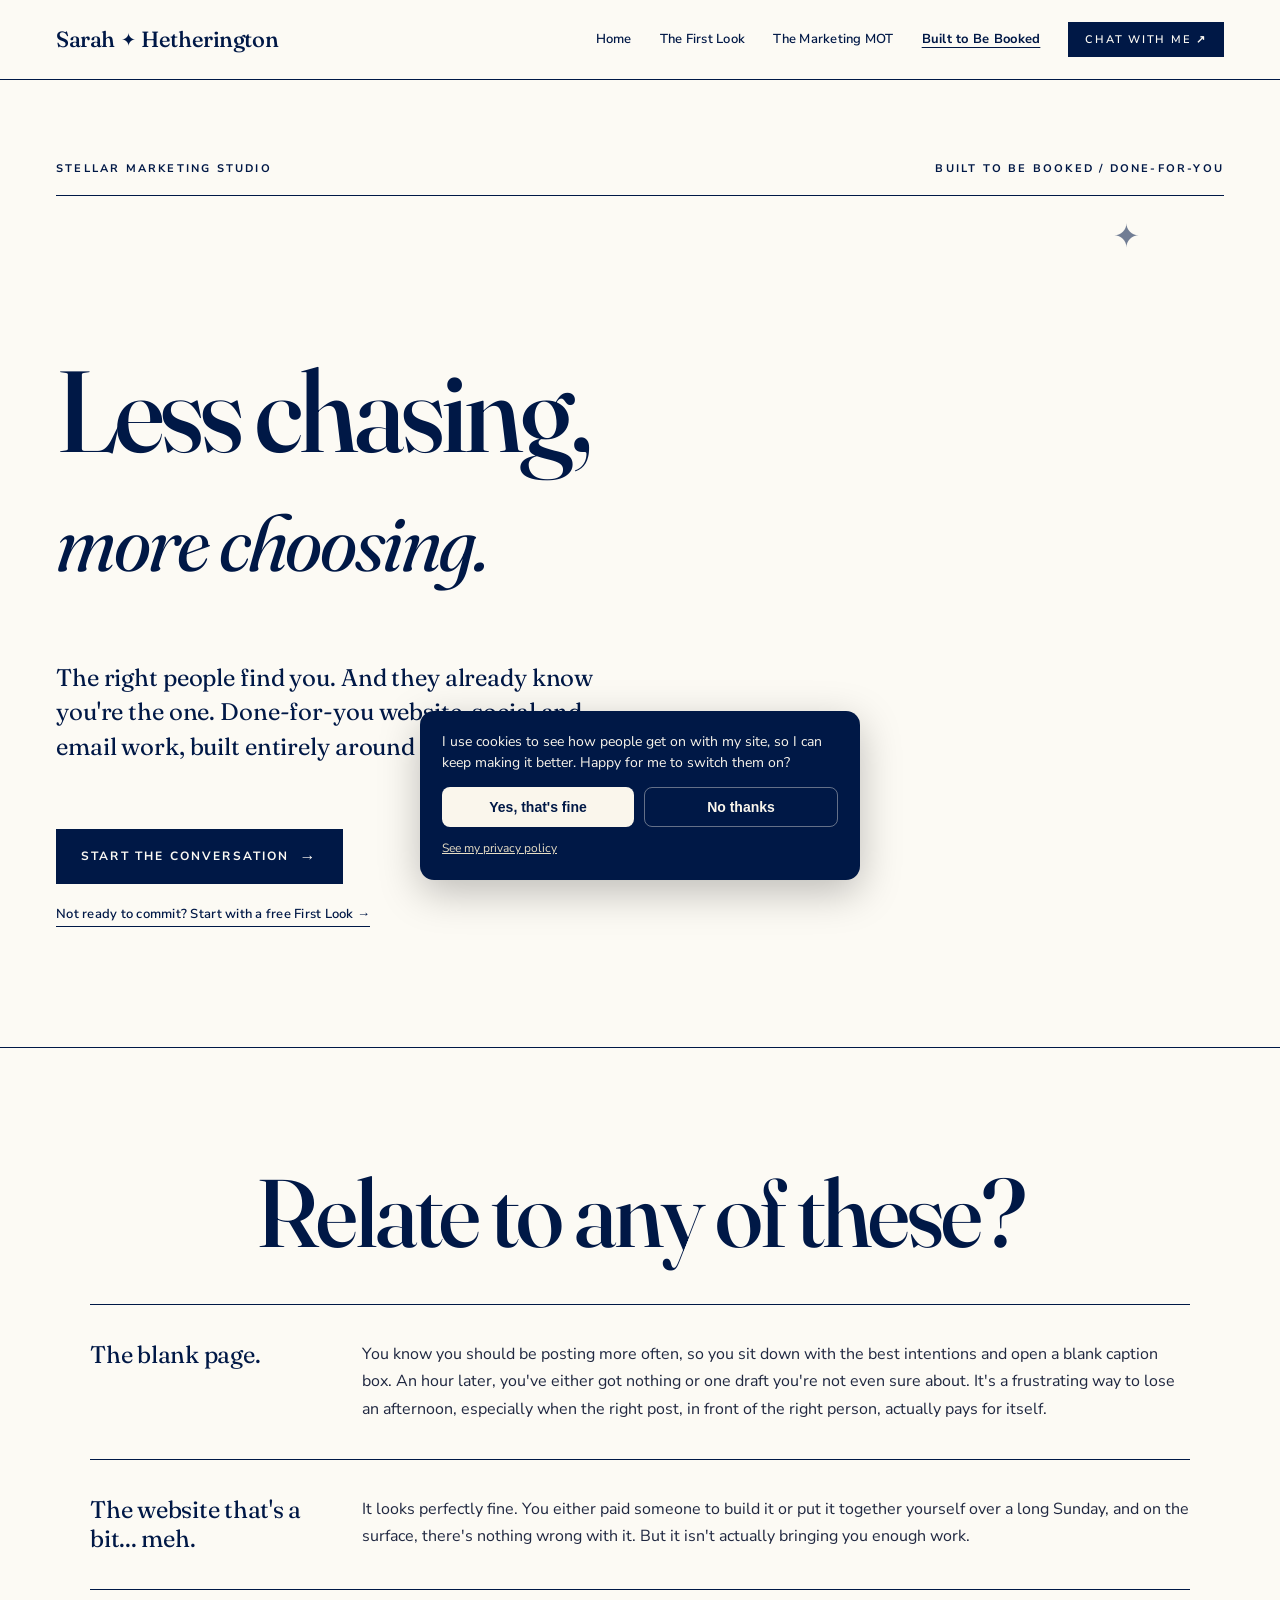
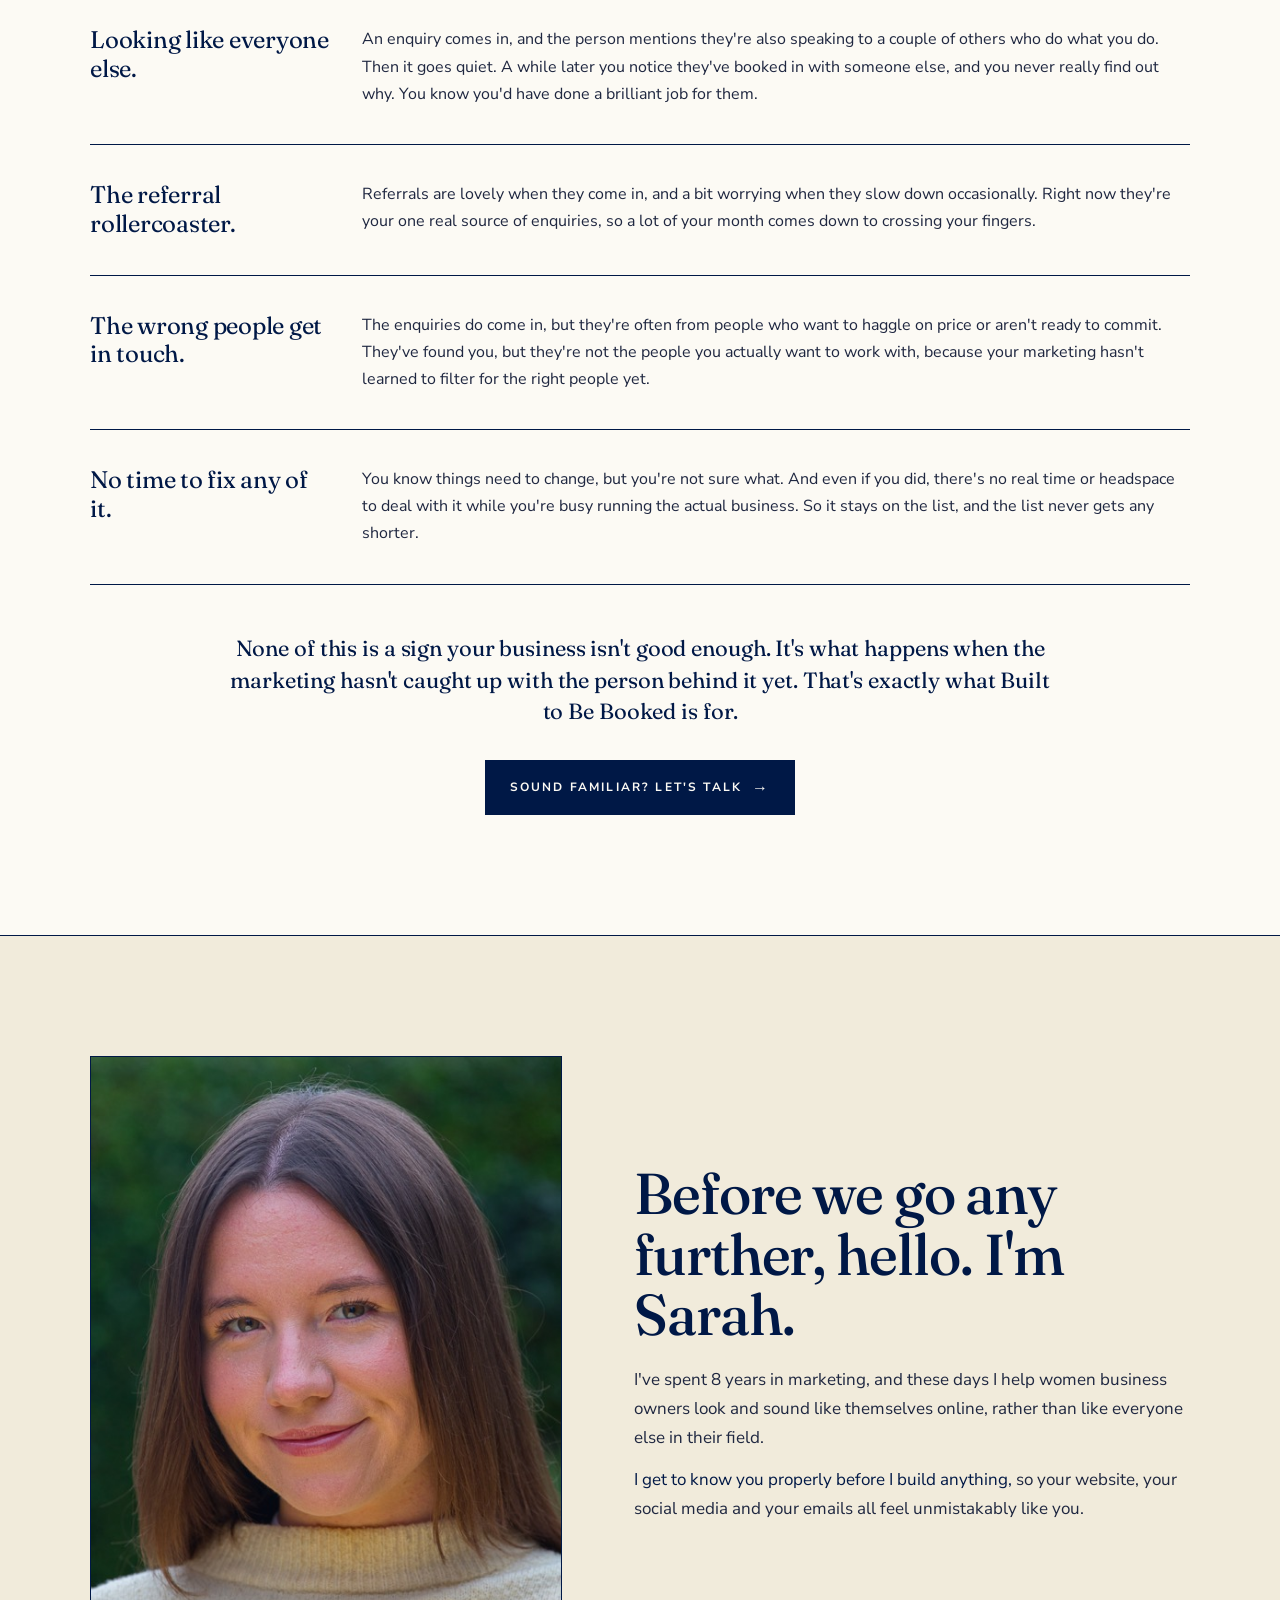
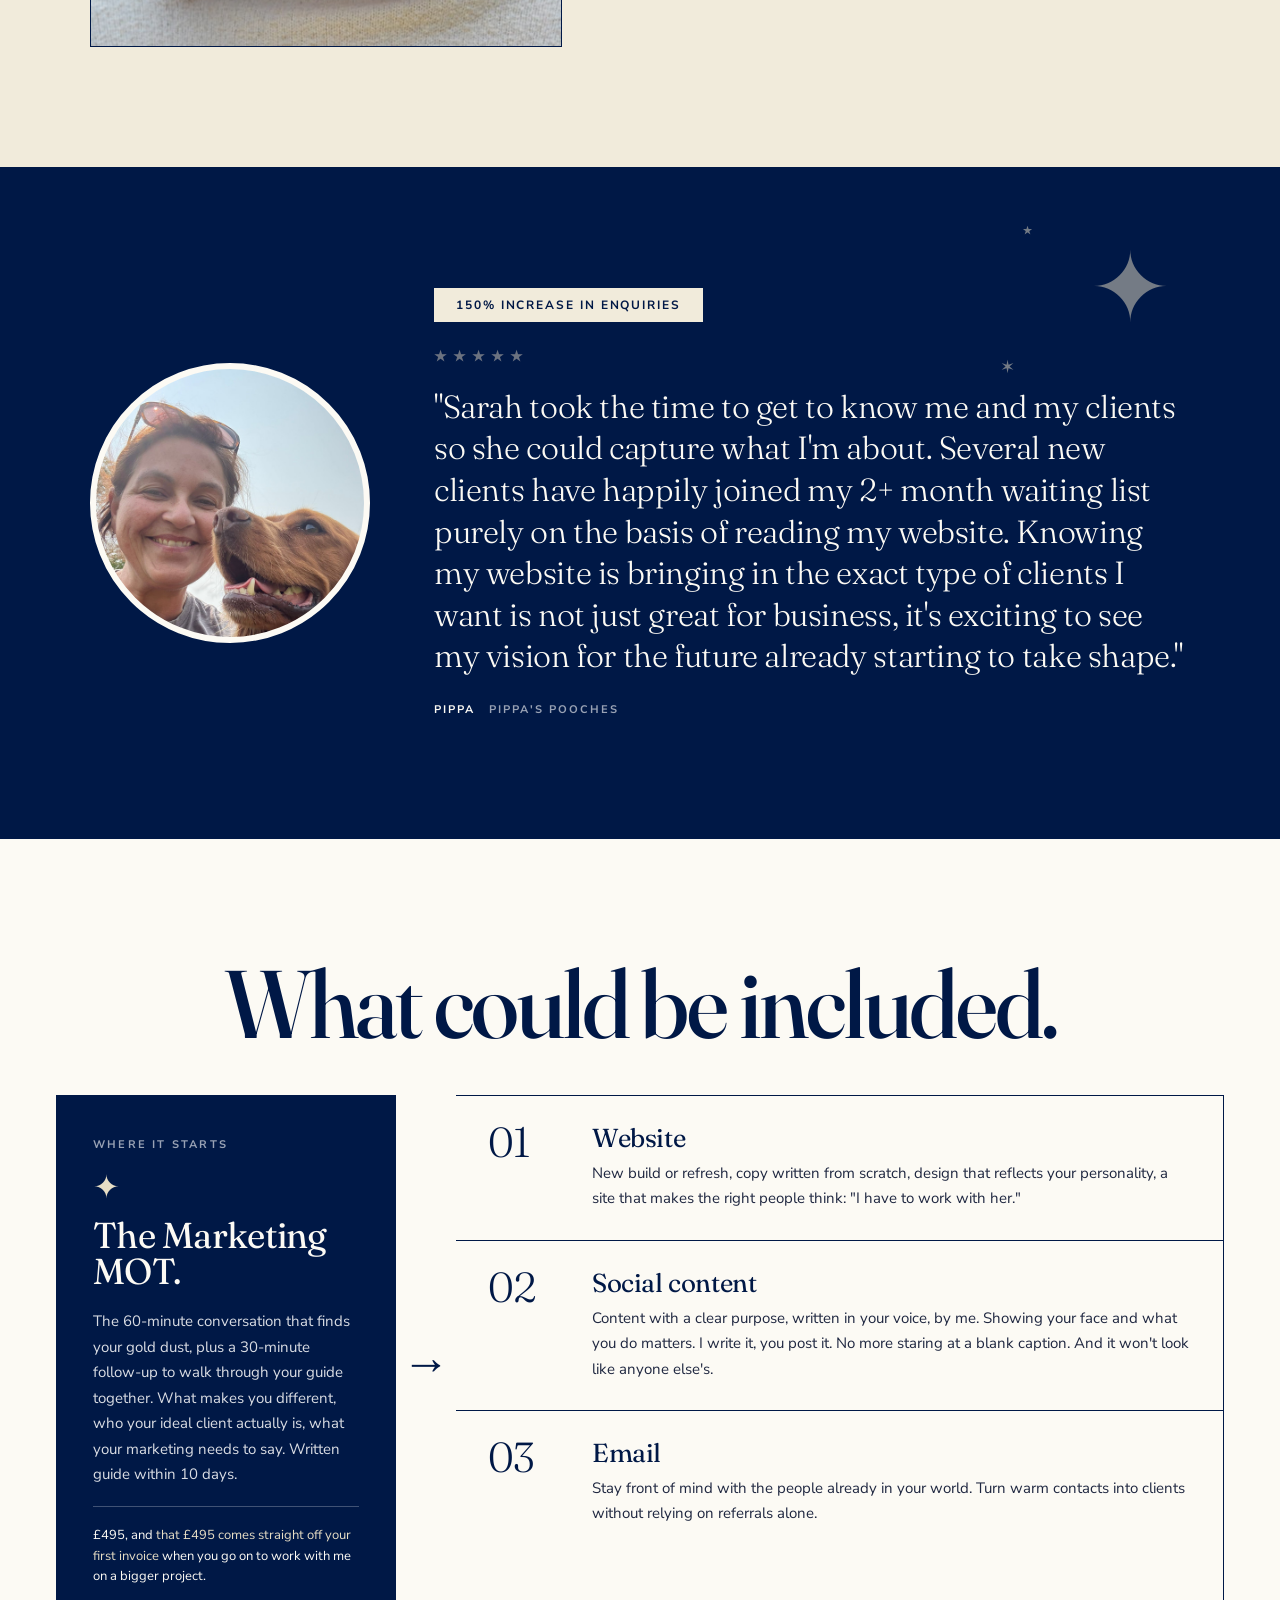
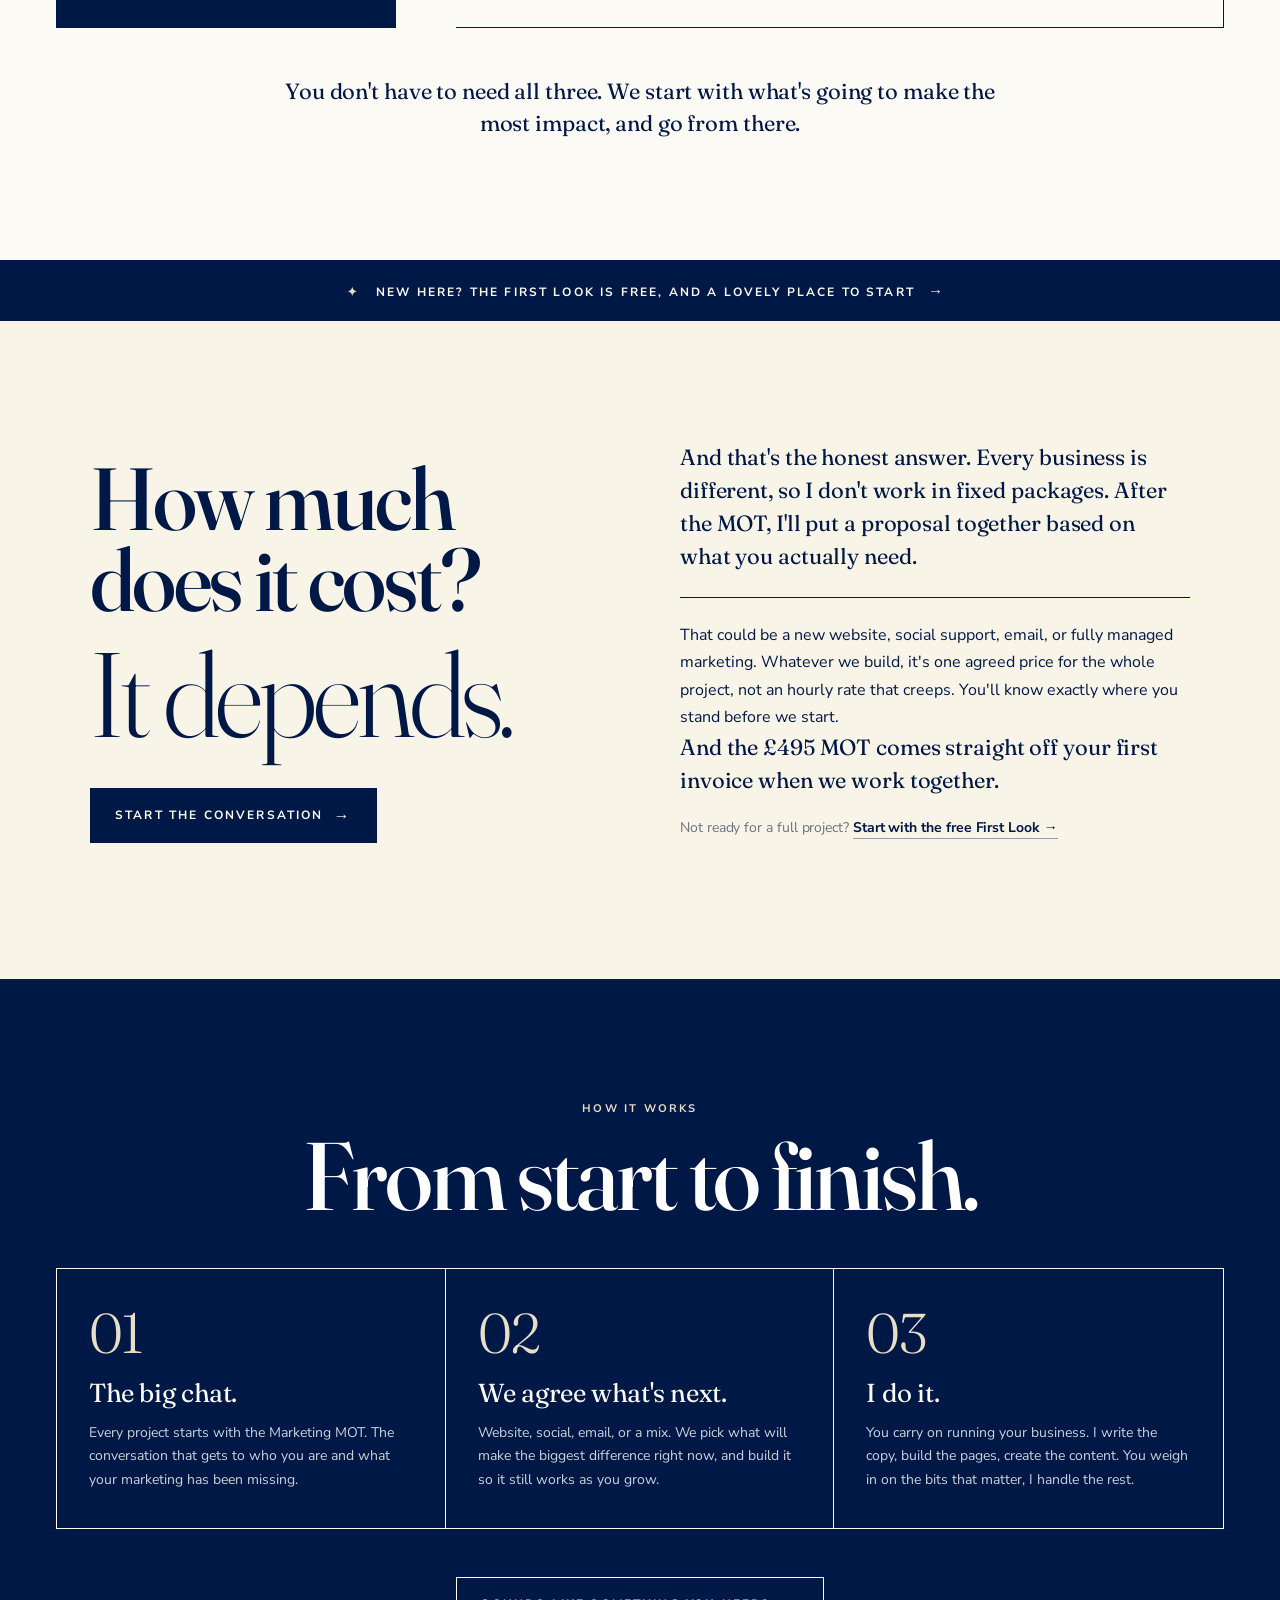
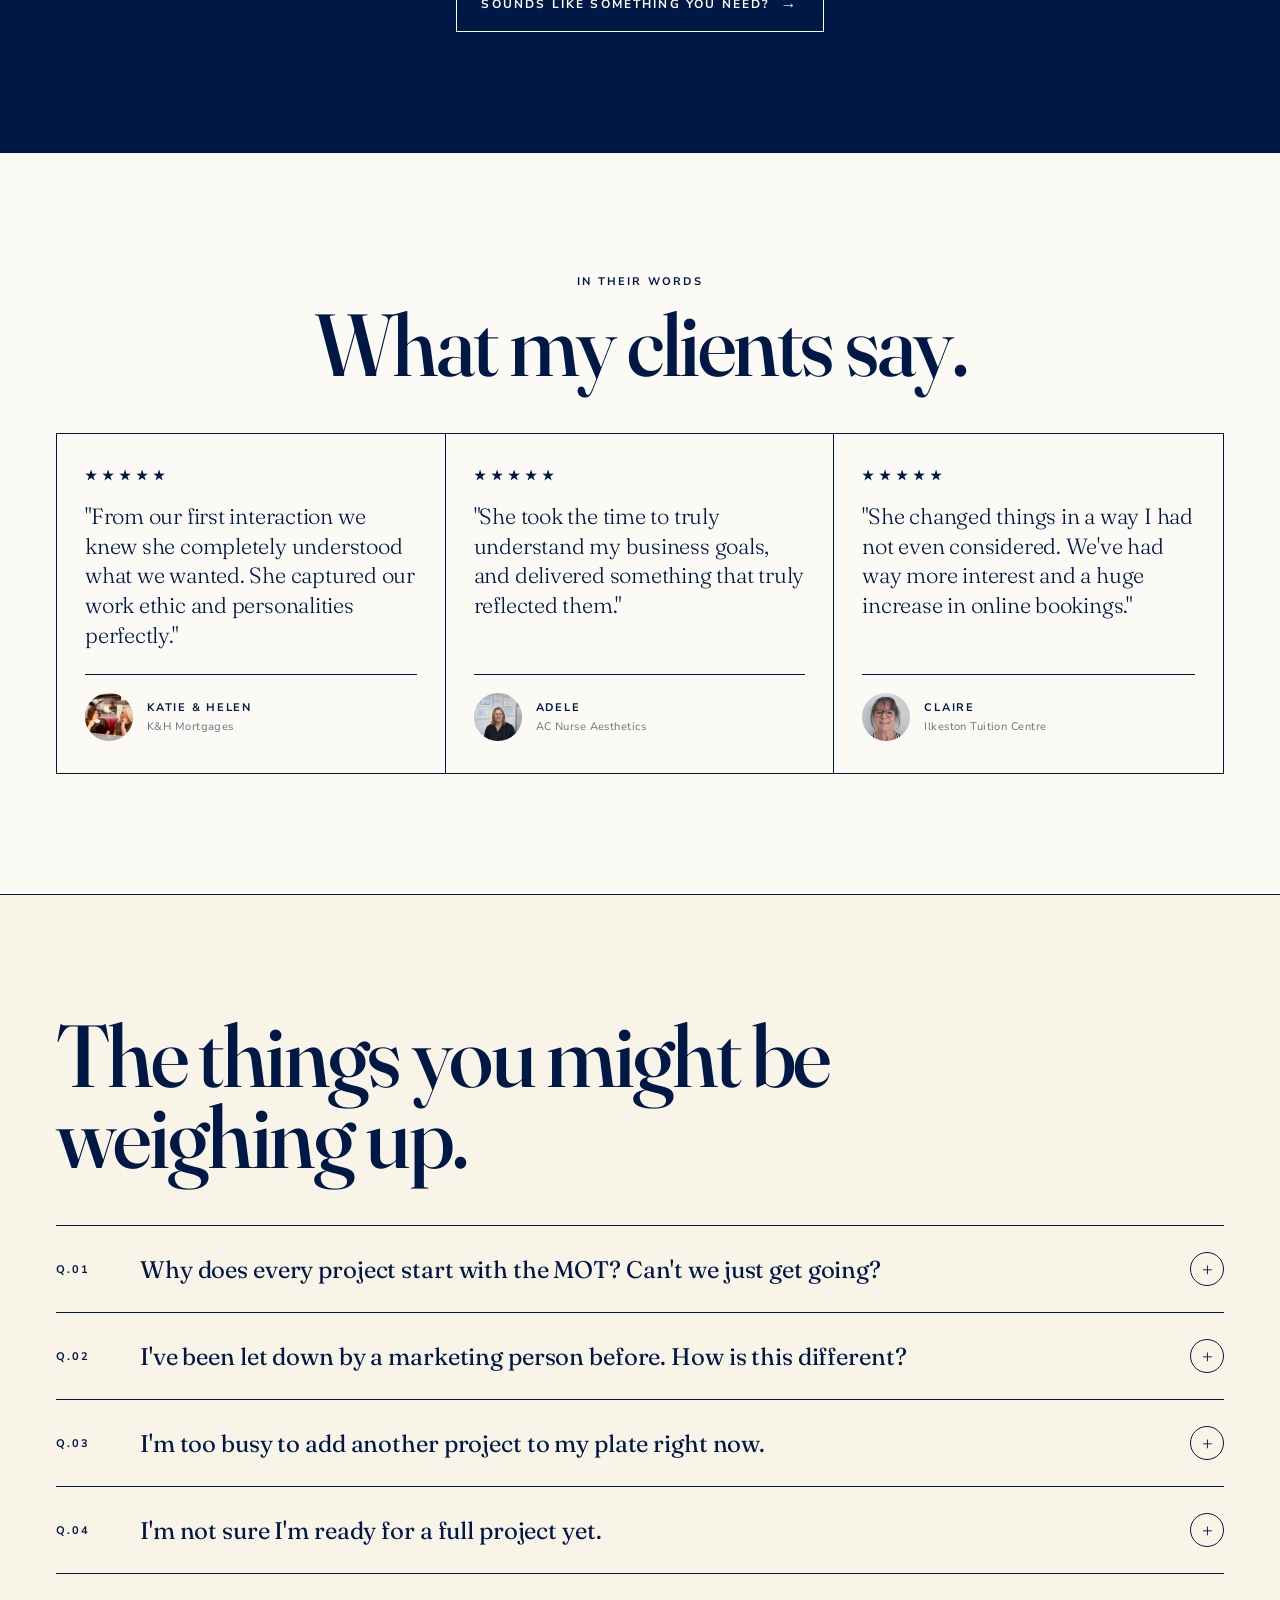
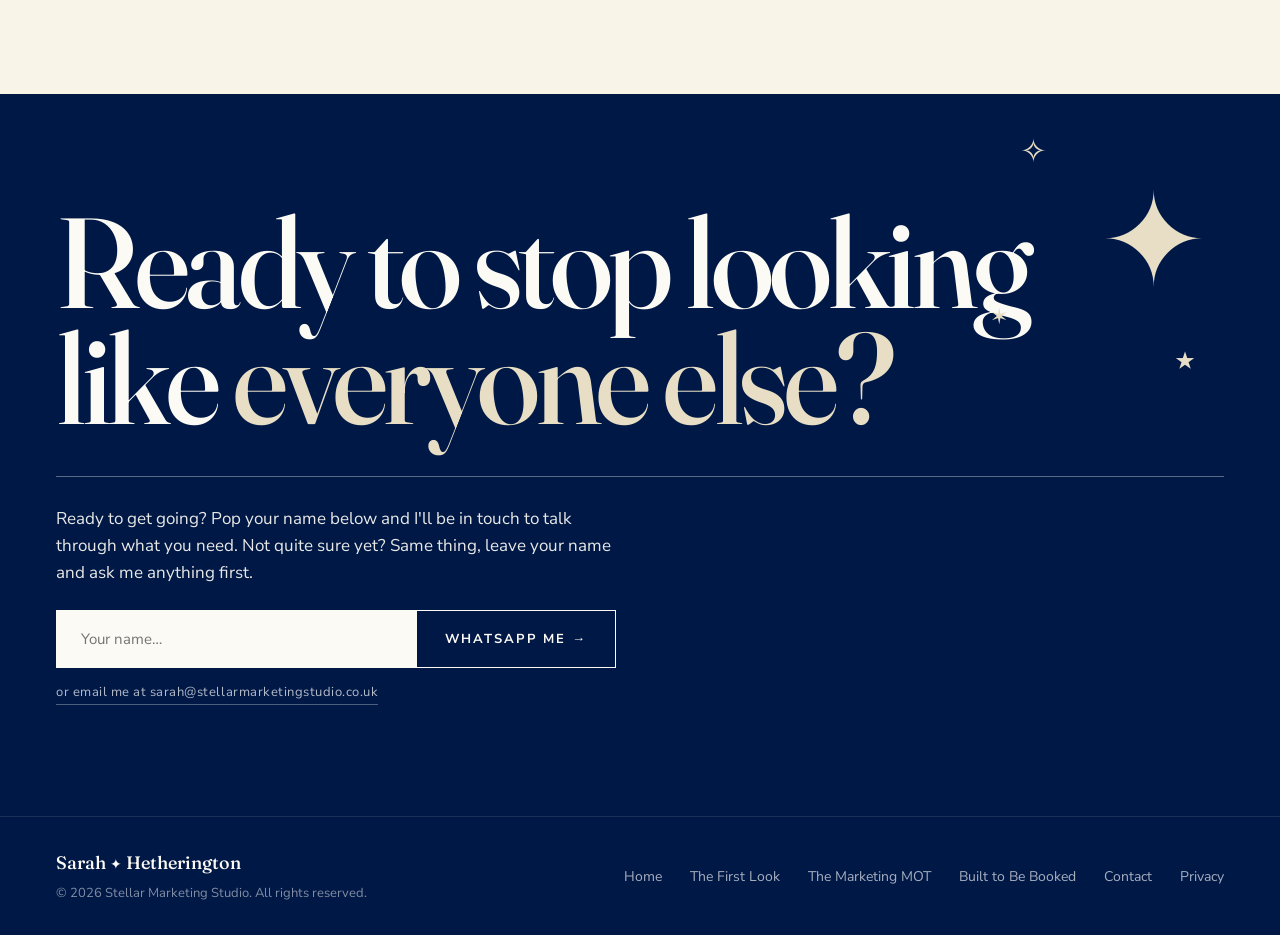
<file: built-to-be-booked.html>
<!DOCTYPE html>
<html lang="en">
<head>
<meta charset="UTF-8">
<meta name="viewport" content="width=device-width, initial-scale=1.0">
<title>Built to Be Booked | Stellar Marketing Studio</title>
<meta name="description" content="Be the one the right clients choose. Done-for-you website, social and email, built around who you are, so people arrive ready to work with you.">
<link rel="canonical" href="https://stellarmarketingstudio.co.uk/built-to-be-booked">
<meta property="og:type" content="website">
<meta property="og:site_name" content="Stellar Marketing Studio">
<meta property="og:title" content="Built to Be Booked | Stellar Marketing Studio">
<meta property="og:description" content="Done-for-you website, social and email work, built entirely around who you are. The right people find you, ready to work with you.">
<meta property="og:url" content="https://stellarmarketingstudio.co.uk/built-to-be-booked">
<meta property="og:image" content="https://stellarmarketingstudio.co.uk/images/sarah-portrait.jpg">
<meta name="twitter:card" content="summary_large_image">
<meta name="twitter:title" content="Built to Be Booked | Stellar Marketing Studio">
<meta name="twitter:description" content="Done-for-you website, social and email work, built entirely around who you are. The right people find you, ready to work with you.">
<meta name="twitter:image" content="https://stellarmarketingstudio.co.uk/images/sarah-portrait.jpg">

<link rel="icon" href="favicon.svg" type="image/svg+xml">
<link rel="preconnect" href="https://fonts.googleapis.com">
<link href="https://fonts.googleapis.com/css2?family=Nunito+Sans:ital,wght@0,400;0,600;0,700;1,400&family=Fraunces:ital,opsz,wght@0,9..144,300;0,9..144,400;0,9..144,500;0,9..144,600;0,9..144,700;1,9..144,400;1,9..144,600&display=swap" rel="stylesheet">
<link rel="stylesheet" href="styles.css">
<style>
  *,*::before,*::after{box-sizing:border-box;margin:0;padding:0}
  strong{font-weight:inherit!important}
  
  html,body{background:var(--base);color:var(--navy);font-family:'Nunito Sans',sans-serif;font-size:16px;line-height:1.55}
  ::selection{background:var(--navy);color:var(--base)}
  .page{width:100%;background:var(--base);position:relative;overflow:hidden}
  .ast{display:inline-block;color:var(--navy);font-family:'Fraunces',serif;line-height:1}

  .sparkles{position:absolute;pointer-events:none;line-height:1;z-index:1}
  .sparkles span{position:absolute;display:inline-block;color:var(--navy);font-family:'Fraunces',serif;font-weight:300;animation:twinkle 3.6s ease-in-out infinite}
  .sparkles span.lite{color:var(--mid-grey)}
  .sparkles span.dim{opacity:.35}
  
  

  nav{display:flex;align-items:center;justify-content:space-between;padding:22px var(--gutter);background:var(--base);border-bottom:1px solid var(--navy);position:sticky;top:0;z-index:1000}
  .wm{font-family:'Fraunces',serif;font-weight:500;font-size:22px;letter-spacing:-.02em;color:var(--navy);text-decoration:none;display:flex;align-items:center;gap:6px}
  .wm .ast{font-size:18px}
  .nav-links{display:flex;gap:28px;align-items:center}
  .nav-links a{font-size:13px;font-weight:600;color:var(--navy);text-decoration:none;letter-spacing:.02em}
  .nav-links a.active{color:var(--navy);font-weight:700;text-decoration:underline;text-underline-offset:4px}
  .nav-links .pill{border:1px solid var(--navy);padding:8px 16px;background:var(--navy);color:var(--base);font-size:11px;letter-spacing:.16em;text-transform:uppercase;transition:background .2s, border-color .2s}
  .nav-links .pill:hover{background:var(--navy-deep);border-color:var(--navy-deep)}

  /* HERO */
  .hero{background:var(--base);color:var(--navy);position:relative;overflow:hidden;border-bottom:1px solid var(--navy);padding:var(--hero-top) var(--gutter) var(--hero-bottom)}
  .hero-meta{display:flex;justify-content:space-between;align-items:center;padding-bottom:18px;border-bottom:1px solid var(--navy);font-size:11px;letter-spacing:.2em;text-transform:uppercase;font-weight:700;color:var(--navy);margin-bottom:var(--hero-drop)}
  .hero h1{font-family:'Fraunces',serif;font-weight: 500;font-size:clamp(56px,9vw,128px);line-height:.95;letter-spacing:-.035em;color:var(--navy);margin:0;max-width:1000px}
  .hero h1 .hero-quote{font-weight:400;font-style:italic;display:block;font-size:clamp(40px,6.2vw,88px);margin-top:.5em;letter-spacing:-.03em}
  .hero-lede{font-family:'Fraunces',serif;font-size:clamp(18px,2.2vw,24px);line-height:1.45;font-weight:400;color:var(--navy);max-width:580px;margin-top:80px;letter-spacing:-.005em}
  .hero-cta-row{margin-top:64px;display:flex;flex-direction:column;align-items:flex-start;gap:20px}
  .ast-accent{position:absolute;font-family:'Fraunces',serif;font-weight:300;line-height:1;animation:twinkle 4s ease-in-out infinite;pointer-events:none;top:140px;right:140px;font-size:32px;color:var(--navy);opacity:.55}
  h2 strong,h3 strong,.problem-row .t strong{font-weight:400;font-style:normal}
  .pill-cta{display:inline-flex;align-items:center;gap:10px;background:var(--navy);color:var(--base);padding:14px 24px;text-decoration:none;font-size:12px;font-weight:700;letter-spacing:.18em;text-transform:uppercase;white-space:nowrap;border:1px solid var(--navy);transition:background .2s,color .2s;cursor:pointer;font-family:inherit}
  .pill-cta:hover{background:var(--navy-deep);color:var(--base)}
  .pill-cta .arr{font-family:'Fraunces',serif;font-size:16px;color:var(--base)}
  .pill-cta:hover .arr{color:var(--base)}
  .pill-cta--filled{background:var(--navy);color:var(--base)}
  .pill-cta--filled .arr{color:var(--base)}
  .pill-cta--filled:hover{background:var(--navy);border-color:var(--navy)}
  .pill-cta--paper{background:transparent;color:var(--base);border-color:var(--base)}
  .pill-cta--paper:hover{background:var(--navy);border-color:var(--navy);color:var(--base)}
  .pill-cta--paper .arr{color:var(--base)}
  .pill-cta--paper:hover .arr{color:var(--base)}
  .hero-sub-link{font-size:13px;color:var(--navy);text-decoration:none;border-bottom:1px solid var(--navy);padding-bottom:2px;font-weight:600;letter-spacing:.02em}

  /* FIRST LOOK STRIP */
  .fl-strip{display:block;padding:18px 56px;background:var(--navy);color:var(--base);text-align:center;font-size:12px;letter-spacing:.18em;text-transform:uppercase;font-weight:700;border-bottom:1px solid var(--navy);text-decoration:none;transition:background .2s}
  .fl-strip:hover{background:var(--navy-deep)}
  .fl-strip .ast{color:var(--stone);margin:0 12px}
  .fl-strip .arr{font-family:'Fraunces',serif;text-transform:none;margin-left:8px;font-size:15px}

  /* PROBLEM */
  .problem{padding:var(--section-y) var(--gutter);background:var(--base);border-bottom:1px solid var(--navy);position:relative}
  .problem-head{margin-bottom:var(--head-gap);text-align:center}
  .problem-head h2{font-family:'Fraunces',serif;font-weight: 500;font-size:96px;line-height:.92;letter-spacing:-.03em;color:var(--navy)}
  .problem-head h2 em{font-style:normal;color:var(--navy)}
  .problem-grid{border-top:1px solid var(--navy);max-width:1100px;margin:0 auto}
  .problem-row{display:grid;grid-template-columns:240px 1fr;gap:32px;padding:36px 0;border-bottom:1px solid var(--navy);align-items:start}
  .problem-row .t{font-family:'Fraunces',serif;font-weight:400;font-size:24px;line-height:1.2;letter-spacing:-.01em;color:var(--navy)}
  .problem-row .desc{font-size:16px;line-height:1.7;color:#1f2740}
  .problem-close{max-width:820px;margin:48px auto 0;font-family:'Fraunces',serif;font-size:22px;line-height:1.45;font-weight:400;color:var(--navy);text-align:center;letter-spacing:-.005em}
  .problem-close strong{color:var(--navy);font-weight:600}
  .problem-cta{margin-top:32px;text-align:center}

  /* PIPPA STORY */
  .pippa-story{padding:var(--section-y) var(--gutter);background:var(--navy);color:var(--base);border-bottom:1px solid var(--navy);position:relative;overflow:hidden}
  .pippa-grid{display:grid;grid-template-columns:auto 1fr;gap:64px;align-items:center;max-width:1100px;margin:0 auto;position:relative;z-index:2}
  .pippa-photo{width:280px;height:280px;border-radius:50%;background-size:cover;background-position:top center;flex-shrink:0;border:6px solid var(--base)}
  .pippa-r .stat{display:inline-block;background:var(--panel);color:var(--navy);padding:8px 22px;font-size:12px;font-weight:700;letter-spacing:.16em;text-transform:uppercase;margin-bottom:24px}
  .pippa-r .stars{font-size:14px;color:var(--mid-grey);letter-spacing:6px;font-weight:700;margin-bottom:18px}
  .pippa-r blockquote{font-family:'Fraunces',serif;font-weight:300;font-size:32px;line-height:1.3;letter-spacing:-.012em;color:var(--base);margin-bottom:24px}
  .pippa-r blockquote strong{font-style:normal;font-weight:400;color:var(--base)}
  .pippa-r .who{display:flex;gap:14px;align-items:baseline;font-size:11px;letter-spacing:.18em;text-transform:uppercase;font-weight:700}
  .pippa-r .who .name{color:var(--base)}
  .pippa-r .who .biz{color:rgba(255,255,255,.6)}
  .pippa-story .sparkles{top:50px;right:50px;width:240px;height:200px;opacity:.5}
  .pippa-story .sparkles span{color:var(--stone)}
  .pippa-story .sparkles .a1{top:20px;left:100px;font-size:96px}
  .pippa-story .sparkles .a2{top:0;left:30px;font-size:24px}
  .pippa-story .sparkles .a3{top:140px;left:10px;font-size:18px}

  /* WHATS INCLUDED, flow chart */
  .included{padding:var(--section-y) var(--gutter);background:var(--base);border-bottom:1px solid var(--navy)}
  .inc-head{margin-bottom:var(--head-gap);text-align:center}
  .inc-head .kicker{font-size:11px;letter-spacing:.2em;text-transform:uppercase;font-weight:700;color:var(--navy);margin-bottom:14px}
  .inc-head h2{font-family:'Fraunces',serif;font-weight: 500;font-size:96px;line-height:.92;letter-spacing:-.03em;color:var(--navy);margin-bottom:18px}
  .inc-head h2 em{font-style:normal;color:var(--navy)}
  .inc-flow{display:grid;grid-template-columns:340px 60px 1fr;gap:0;max-width:1180px;margin:0 auto;align-items:stretch}
  .inc-start{background:var(--navy);color:var(--base);padding:40px 36px;display:flex;flex-direction:column;border:1px solid var(--navy)}
  .inc-start .step-tag{font-size:11px;letter-spacing:.2em;text-transform:uppercase;font-weight:700;color:rgba(255,255,255,.6);margin-bottom:18px}
  .inc-start .star{font-family:'Fraunces',serif;font-size:32px;color:var(--stone);margin-bottom:14px;line-height:1}
  .inc-start h3{font-family:'Fraunces',serif;font-weight:400;font-size:36px;line-height:1;letter-spacing:-.02em;margin-bottom:20px}
  .inc-start h3 em{font-style:normal;color:var(--stone)}
  .inc-start p{font-size:15px;line-height:1.7;color:rgba(255,255,255,.85);margin-bottom:18px;flex:1}
  .inc-start .price-foot{padding-top:18px;border-top:1px solid rgba(255,255,255,.25);font-size:13px;line-height:1.6;color:var(--base)}
  .inc-start .price-foot strong{color:var(--stone);font-weight:700}
  .inc-arrow{display:flex;align-items:center;justify-content:center;font-family:'Fraunces',serif;font-size:48px;color:var(--navy);font-weight:300}
  .inc-options{display:flex;flex-direction:column;border:1px solid var(--navy);border-left:none}
  .inc-opt{display:grid;grid-template-columns:80px 1fr;gap:24px;padding:28px 32px;border-bottom:1px solid var(--navy);align-items:start}
  .inc-opt:last-child{border-bottom:none}
  .inc-opt .opt-num{font-family:'Fraunces',serif;font-weight:300;font-size:42px;color:var(--navy);line-height:.9;letter-spacing:-.03em}
  .inc-opt h4{font-family:'Fraunces',serif;font-weight:400;font-size:26px;line-height:1.1;letter-spacing:-.015em;color:var(--navy);margin-bottom:8px}
  .inc-opt h4 em{font-style:normal;color:var(--navy)}
  .inc-opt p{font-size:15px;line-height:1.7;color:#1f2740}
  .inc-note{margin-top:48px;text-align:center;font-family:'Fraunces',serif;font-size:22px;line-height:1.45;font-weight:400;color:var(--navy);letter-spacing:-.005em;max-width:760px;margin-left:auto;margin-right:auto}
  .inc-note strong{color:var(--navy);font-weight:600;font-style:normal}

  /* COST */
  .cost{padding:var(--section-y) var(--gutter);background:var(--tint);color:var(--navy);border-bottom:1px solid var(--navy);position:relative}
  .cost-grid{display:grid;grid-template-columns:1fr 1fr;gap:80px;max-width:1100px;margin:0 auto;align-items:center}
  .cost-l h2{font-family:'Fraunces',serif;font-weight: 500;font-size:88px;line-height:.92;letter-spacing:-.03em;color:var(--navy);margin-bottom:20px}
  .cost-l h2 em{font-style:normal;color:var(--navy);font-weight:500}
  .cost-l .price-line{font-family:'Fraunces',serif;font-weight:300;font-size:120px;line-height:.9;color:var(--navy);letter-spacing:-.035em;margin-bottom:8px}
  .cost-l .price-label{font-size:11px;letter-spacing:.2em;text-transform:uppercase;font-weight:700;color:var(--mid-grey)}
  .cost-l .pill-cta{margin-top:32px}
  .cost-r p{font-family:'Fraunces',serif;font-size:22px;line-height:1.5;font-weight:400;color:var(--navy);margin-bottom:20px;letter-spacing:-.005em}
  .cost-r p em{font-style:normal;color:var(--navy)}
  .cost-r .highlight{margin-top:24px;padding:24px 0 0;border-top:1px solid var(--navy);font-size:16px;line-height:1.7;color:var(--navy);font-family:'Nunito Sans',sans-serif}
  .cost-r .highlight strong{color:var(--navy)}
  .cost-r .cost-note{margin-top:20px;font-size:14px;line-height:1.6;color:var(--mid-grey);font-family:'Nunito Sans',sans-serif}
  .cost-r .cost-note a{color:var(--navy);text-decoration:none;font-weight:700;border-bottom:1px solid rgba(0,24,70,.4);padding-bottom:1px}
  .cost-r .cost-note a:hover{border-color:var(--navy)}

  /* HOW IT WORKS */
  .hiw{padding:var(--section-y) var(--gutter);background:var(--navy);color:var(--base);border-bottom:1px solid var(--navy)}
  .hiw-head{margin-bottom:var(--head-gap);text-align:center}
  .hiw-head .kicker{font-size:11px;letter-spacing:.2em;text-transform:uppercase;font-weight:700;color:var(--stone);margin-bottom:14px}
  .hiw-head h2{font-family:'Fraunces',serif;font-weight: 500;font-size:96px;line-height:.92;letter-spacing:-.03em;color:var(--white);margin-bottom:14px}
  .hiw-head h2 em{font-style:normal;color:var(--white);font-weight:500}
  .hiw-grid{display:grid;grid-template-columns:repeat(3,1fr);border:1px solid var(--base);max-width:1180px;margin:0 auto}
  .hiw-card{padding:36px 32px;border-right:1px solid var(--base)}
  .hiw-card:last-child{border-right:none}
  .hiw-card .step-tag{font-size:11px;letter-spacing:.2em;text-transform:uppercase;font-weight:700;color:var(--mid-grey);margin-bottom:14px}
  .hiw-card .num{font-family:'Fraunces',serif;font-weight:300;font-size:56px;color:var(--stone);line-height:1;margin-bottom:18px;letter-spacing:-.03em}
  .hiw-card h3{font-family:'Fraunces',serif;font-weight:400;font-size:26px;line-height:1.15;letter-spacing:-.015em;color:var(--base);margin-bottom:12px}
  .hiw-card h3 em{font-style:normal;color:var(--base)}
  .hiw-card p{font-size:14px;line-height:1.7;color:rgba(255,255,255,.8)}
  .hiw-foot{margin-top:48px;text-align:center}

  /* TESTIMONIAL GRID */
  .testi-grid-sec{padding:var(--section-y) var(--gutter);background:var(--base);border-bottom:1px solid var(--navy)}
  .tg-head{margin-bottom:var(--head-gap);text-align:center}
  .tg-head .kicker{font-size:11px;letter-spacing:.2em;text-transform:uppercase;font-weight:700;color:var(--navy);margin-bottom:14px}
  .tg-head h2{font-family:'Fraunces',serif;font-weight: 500;font-size:88px;line-height:.92;letter-spacing:-.03em;color:var(--navy)}
  .tg-head h2 strong{font-style:normal;font-weight:400;color:var(--navy)}
  .tg{display:grid;grid-template-columns:repeat(3,1fr);gap:0;border:1px solid var(--navy);max-width:1180px;margin:0 auto}
  .tg-card{padding:32px 28px;border-right:1px solid var(--navy);display:flex;flex-direction:column;background:var(--base)}
  .tg-card:last-child{border-right:none}
  .tg-card .stars{font-size:13px;color:var(--navy);letter-spacing:5px;font-weight:700;margin-bottom:16px}
  .tg-card blockquote{font-family:'Fraunces',serif;font-weight:300;font-size:22px;line-height:1.35;letter-spacing:-.01em;color:var(--navy);margin-bottom:24px;flex:1}
  .tg-card blockquote strong{font-style:normal;font-weight:400;color:var(--navy)}
  .tg-card .attr{display:flex;align-items:center;gap:14px;border-top:1px solid var(--navy);padding-top:18px}
  .tg-card .attr .ph{width:48px;height:48px;border-radius:50%;background-size:cover;background-position:top center;flex-shrink:0}
  .tg-card .attr .name{display:block;color:var(--navy);font-weight:700;font-size:11px;letter-spacing:.16em;text-transform:uppercase}
  .tg-card .attr .biz{display:block;color:var(--mid-grey);font-size:11px;letter-spacing:.04em;margin-top:2px}

  /* FAQ */
  .faq-sec{padding:var(--section-y) var(--gutter);background:var(--tint);border-bottom:1px solid var(--navy)}
  .faq-sec h2{font-family:'Fraunces',serif;font-weight: 500;font-size:88px;line-height:.92;letter-spacing:-.03em;color:var(--navy);margin-bottom:var(--head-gap);max-width:900px;text-align:left}
  .faq-sec h2 em{font-style:normal;color:var(--navy);font-weight:500}
  .faq-list{border-top:1px solid var(--navy);max-width:1180px;margin:0 auto}
  .faq-item{border-bottom:1px solid var(--navy)}
  .faq-q{display:grid;grid-template-columns:60px 1fr auto;gap:24px;padding:26px 0;font-family:'Fraunces',serif;font-weight:400;font-size:24px;letter-spacing:-.005em;color:var(--navy);cursor:pointer;align-items:center;background:none;border:none;width:100%;text-align:left}
  .faq-q .num{font-size:11px;letter-spacing:.18em;text-transform:uppercase;font-weight:700;color:var(--navy);font-family:'Nunito Sans',sans-serif}
  .faq-q .ico{width:34px;height:34px;border:1px solid var(--navy);border-radius:50%;display:flex;align-items:center;justify-content:center;font-family:'Nunito Sans',sans-serif;font-weight:300;font-size:18px;color:var(--navy);transition:transform .3s}
  .faq-item.open .faq-q .ico{transform:rotate(45deg)}
  .faq-a{overflow:hidden;max-height:0;transition:max-height .4s ease,padding .3s ease;padding:0 0 0 84px;font-size:16px;line-height:1.7;color:#1f2740}
  .faq-a.open{max-height:600px;padding:0 0 28px 84px}
  .faq-a a{color:var(--navy);font-weight:700}

  /* BOTTOM CTA */
  .bottom-cta{padding:110px 56px;background:var(--navy);color:var(--base);position:relative;overflow:hidden;border-bottom:1px solid var(--navy)}
  .bottom-cta h2{font-family:'Fraunces',serif;font-weight: 500;font-size:128px;line-height:.9;letter-spacing:-.035em;color:var(--base);margin-bottom:0;max-width:1000px}
  .bottom-cta h2 em{font-style:normal;color:var(--stone);font-weight:500}
  .bottom-cta .row{display:block;margin-top:40px;padding-top:28px;border-top:1px solid rgba(255,255,255,.35)}
  .bottom-cta .row p{font-family:'Nunito Sans',sans-serif;font-size:17px;line-height:1.6;color:var(--base);max-width:560px;font-weight:400;opacity:.92;margin-bottom:24px}
  .wa-input-row{display:flex;background:var(--base);overflow:hidden;border:1px solid var(--base);max-width:560px;width:100%}
  .wa-input-row input{flex:1;border:none;outline:none;padding:18px 24px;font-family:inherit;font-size:15px;background:transparent;color:var(--navy)}
  .wa-btn{background:var(--navy);color:var(--base);border:none;padding:18px 28px;font-weight:700;font-size:13px;letter-spacing:.16em;text-transform:uppercase;cursor:pointer;font-family:inherit}
  .bottom-cta .alt-row{margin-top:14px;display:flex;justify-content:flex-start}
  .bottom-cta .alt-link{font-size:13px;color:rgba(255,255,255,.7);text-decoration:none;border-bottom:1px solid rgba(255,255,255,.3);padding-bottom:2px;letter-spacing:.04em}
  .bottom-cta .alt-link:hover{color:var(--base);border-color:var(--base)}
  .bottom-cta .sparkles{top:40px;right:40px;width:280px;height:240px}
  .bottom-cta .sparkles span{color:var(--stone)}
  .bottom-cta .sparkles .a1{top:40px;left:140px;font-size:128px}
  .bottom-cta .sparkles .a2{top:0;left:60px;font-size:32px}
  .bottom-cta .sparkles .a3{top:170px;left:30px;font-size:22px}
  .bottom-cta .sparkles .a4{top:200px;left:210px;font-size:48px}

  footer{padding:32px var(--gutter);display:flex;justify-content:space-between;align-items:center;background:var(--navy);border-top:1px solid rgba(255,255,255,.1);color:rgba(255,255,255,.7);gap:24px}
  footer a{color:rgba(255,255,255,.65);text-decoration:none;margin-left:24px;font-size:14px;transition:color .2s}
  footer a:hover{color:var(--base)}
  footer .l{font-family:'Fraunces',serif;font-weight:500;font-size:18px;color:var(--base)}
  footer .l .ast{font-size:14px;color:var(--white)}
  footer p{font-size:13px;color:rgba(255,255,255,.5);margin-top:6px}

  /* HAMBURGER + MOBILE NAV */
  .hamburger{display:none;flex-direction:column;justify-content:center;gap:6px;width:40px;height:40px;background:none;border:1px solid var(--navy);padding:10px;flex-shrink:0}
  .hamburger span{display:block;height:2px;background:var(--navy);transition:transform .25s ease,opacity .25s ease}
  .hamburger.open span:nth-child(1){transform:translateY(8px) rotate(45deg)}
  .hamburger.open span:nth-child(2){opacity:0;transform:scaleX(0)}
  .hamburger.open span:nth-child(3){transform:translateY(-8px) rotate(-45deg)}
  .mobile-nav{display:none;position:fixed;inset:0;background:var(--base);z-index:999;flex-direction:column;align-items:center;justify-content:center;gap:36px}
  .mobile-nav.open{display:flex}
  .mobile-nav .m-link{font-family:'Nunito Sans',sans-serif;font-size:22px;font-weight:600;color:var(--navy);text-decoration:none;letter-spacing:.02em;opacity:.65;transition:opacity .2s}
  .mobile-nav .m-link.active,.mobile-nav .m-link:hover{opacity:1}
  .mobile-nav .m-btn{margin-top:8px}
  .mobile-nav .pill{border:1px solid var(--navy);padding:10px 22px;background:var(--navy);color:var(--base);font-size:11px;letter-spacing:.16em;text-transform:uppercase;opacity:1;transition:background .2s,border-color .2s}
  .mobile-nav .pill:hover{background:var(--navy-deep);border-color:var(--navy-deep);opacity:1}

  /* MEET SARAH */
  .meet{padding:var(--section-y) var(--gutter);background:var(--panel);border-bottom:1px solid var(--navy);position:relative}
  .meet-grid{display:grid;grid-template-columns:.85fr 1fr;gap:72px;align-items:center;max-width:1100px;margin:0 auto}
  .meet-portrait{aspect-ratio:4/5;background-size:cover;background-position:top center;background-image:url('images/sarah-portrait.jpg');width:100%;border:1px solid var(--navy)}
  .meet-r .kicker{font-size:11px;letter-spacing:.2em;text-transform:uppercase;font-weight:700;color:var(--navy);margin-bottom:14px}
  .meet-r h2{font-family:'Fraunces',serif;font-weight: 500;font-size:clamp(36px,4.5vw,60px);line-height:1.05;letter-spacing:-.02em;color:var(--navy);margin-bottom:20px}
  .meet-r h2 em{font-style:normal;color:var(--navy)}
  .meet-r .lede{font-family:'Fraunces',serif;font-size:22px;line-height:1.4;color:var(--navy);margin-bottom:18px;letter-spacing:-.005em}
  .meet-r p{font-size:17px;line-height:1.7;color:#1f2740;margin-bottom:14px}
  .meet-r p strong{color:var(--navy);font-weight:700}

  @media (max-width:900px){
    nav{padding:16px var(--gutter-m)}
    .nav-links{display:none}
    .hamburger{display:flex}
    .hero{padding:48px var(--gutter-m) 64px}
    .hero h1{font-size:clamp(42px,13vw,56px)}
    .hero-meta{margin-bottom:96px;font-size:10px}
    .ast-accent{top:64px;right:24px;font-size:22px}
    .hero-lede{margin-top:40px}
    .hero-cta-row{margin-top:36px}
    .meet,.problem,.pippa-story,.included,.cost,.hiw,.testi-grid-sec,.faq-sec,.bottom-cta{padding:var(--section-y-m) var(--gutter-m)}
    .meet-grid{grid-template-columns:1fr;gap:32px}
    .meet-portrait{aspect-ratio:4/5}
    .cost-grid,.pippa-grid{grid-template-columns:1fr;gap:32px}
    .fl-strip{padding:16px 24px}
    .problem-row{grid-template-columns:1fr;gap:14px}
    .problem-head h2,.inc-head h2,.cost-l h2,.hiw-head h2,.tg-head h2,.faq-sec h2,.bottom-cta h2{font-size:48px}
    .pippa-photo{margin:0 auto;width:160px;height:160px}
    .pippa-r blockquote{font-size:22px}
    .inc-flow{grid-template-columns:1fr;gap:0}
    .inc-arrow{transform:rotate(90deg);padding:18px 0}
    .inc-options{border-left:1px solid var(--navy);border-top:none}
    .cost-l .price-line{font-size:72px}
    .cost-r p{font-size:18px}
    .hiw-grid,.tg{grid-template-columns:1fr}
    .hiw-card,.tg-card{border-right:none;border-bottom:1px solid var(--base)}
    .hiw-card:last-child,.tg-card:last-child{border-bottom:none}
    .tg-card{border-bottom-color:var(--navy)}
    .faq-q{font-size:18px;grid-template-columns:50px 1fr auto}
    .faq-a,.faq-a.open{padding-left:50px;padding-right:0}
    .wa-input-row{flex-direction:column}
    .wa-btn{text-align:center}
    footer{flex-direction:column;align-items:flex-start;padding:28px var(--gutter-m)}
  }
  
</style>
<script type="application/ld+json">
{
  "@context": "https://schema.org",
  "@type": "Service",
  "name": "Built to Be Booked",
  "description": "Done-for-you marketing for established women business owners. Website, social and email work built entirely around who you are.",
  "provider": {
    "@type": "ProfessionalService",
    "name": "Stellar Marketing Studio",
    "url": "https://stellarmarketingstudio.co.uk/"
  },
  "areaServed": "United Kingdom"
}
</script>
    <script>
    !function(t,e){var o,n,p,r;e.__SV||(window.posthog && window.posthog.__loaded)||(window.posthog=e,e._i=[],e.init=function(i,s,a){function g(t,e){var o=e.split(".");2==o.length&&(t=t[o[0]],e=o[1]),t[e]=function(){t.push([e].concat(Array.prototype.slice.call(arguments,0)))}}(p=t.createElement("script")).type="text/javascript",p.crossOrigin="anonymous",p.async=!0,p.src=s.api_host.replace(".i.posthog.com","-assets.i.posthog.com")+"/static/array.js",(r=t.getElementsByTagName("script")[0]).parentNode.insertBefore(p,r);var u=e;for(void 0!==a?u=e[a]=[]:a="posthog",u.people=u.people||[],u.toString=function(t){var e="posthog";return"posthog"!==a&&(e+="."+a),t||(e+=" (stub)"),e},u.people.toString=function(){return u.toString(1)+".people (stub)"},o="xi Si init Ni ji pr qi Ui $i capture calculateEventProperties Zi register register_once register_for_session unregister unregister_for_session Yi getFeatureFlag getFeatureFlagPayload getFeatureFlagResult isFeatureEnabled reloadFeatureFlags updateFlags updateEarlyAccessFeatureEnrollment getEarlyAccessFeatures on onFeatureFlags onSurveysLoaded onSessionId getSurveys getActiveMatchingSurveys renderSurvey displaySurvey cancelPendingSurvey canRenderSurvey canRenderSurveyAsync Ki identify setPersonProperties unsetPersonProperties group resetGroups setPersonPropertiesForFlags resetPersonPropertiesForFlags setGroupPropertiesForFlags resetGroupPropertiesForFlags reset setIdentity clearIdentity get_distinct_id getGroups get_session_id get_session_replay_url alias set_config startSessionRecording stopSessionRecording sessionRecordingStarted captureException addExceptionStep captureLog startExceptionAutocapture stopExceptionAutocapture loadToolbar get_property getSessionProperty Qi Wi createPersonProfile setInternalOrTestUser Ji Fi tn opt_in_capturing opt_out_capturing has_opted_in_capturing has_opted_out_capturing get_explicit_consent_status is_capturing clear_opt_in_out_capturing zi debug mr it getPageViewId captureTraceFeedback captureTraceMetric Ri".split(" "),n=0;n<o.length;n++)g(u,o[n]);e._i.push([i,s,a])},e.__SV=1)}(document,window.posthog||[]);
    posthog.init('phc_ojmSUSDdscWpKyy8WgV8x4Zumi3yiKmHpwqB6fj6Adks', {
        api_host: 'https://us.i.posthog.com',
        defaults: '2026-05-30',
        person_profiles: 'identified_only', // or 'always' to create profiles for anonymous users as well
        opt_out_capturing_by_default: true, // wait for cookie consent before tracking
    })
</script>
</head>
<body>
<nav>
  <a href="/" class="wm">Sarah <sup class="ast">✦</sup> Hetherington</a>
  <div class="nav-links">
    <a href="/">Home</a>
    <a href="/first-look">The First Look</a>
    <a href="/mot">The Marketing MOT</a>
    <a href="/built-to-be-booked" class="active">Built to Be Booked</a>
    <a href="#contact" class="pill">Chat with me ↗</a>
  </div>
  <button class="hamburger" id="hamburger" aria-label="Menu"><span></span><span></span><span></span></button>
</nav>
<div class="mobile-nav" id="mobileNav">
  <a href="/" class="m-link">Home</a>
  <a href="/first-look" class="m-link">The First Look</a>
  <a href="/mot" class="m-link">The Marketing MOT</a>
  <a href="/built-to-be-booked" class="m-link active">Built to Be Booked</a>
  <a href="#contact" class="pill m-btn" onclick="closeMobileNav()">Chat with me ↗</a>
</div>

<div class="page">

<!-- HERO -->
<section class="hero">
  <div class="hero-meta">
    <span>Stellar Marketing Studio</span>
    <span>Built to Be Booked / Done-for-you</span>
  </div>
  <span class="ast-accent">✦</span>
  <h1>Less chasing,<span class="hero-quote">more choosing.</span></h1>
  <p class="hero-lede">The right people find you. And they already know you're the one. Done-for-you website, social and email work, built entirely around who you are.</p>
  <div class="hero-cta-row">
    <a href="#contact" class="pill-cta pill-cta--filled">Start the conversation <span class="arr">→</span></a>
    <a href="/first-look" class="hero-sub-link">Not ready to commit? Start with a free First Look →</a>
  </div>
</section>

<!-- PROBLEM -->
<section class="problem">
  <div class="problem-head">
    <h2>Relate to any of these?</h2>
  </div>
  <div class="problem-grid">
    <div class="problem-row">
      <div class="t">The <strong>blank page.</strong></div>
      <div class="desc">You know you should be posting more often, so you sit down with the best intentions and open a blank caption box. An hour later, you've either got nothing or one draft you're not even sure about. It's a frustrating way to lose an afternoon, especially when the right post, in front of the right person, actually pays for itself.</div>
    </div>
    <div class="problem-row">
      <div class="t">The website that's a bit... <strong>meh.</strong></div>
      <div class="desc">It looks perfectly fine. You either paid someone to build it or put it together yourself over a long Sunday, and on the surface, there's nothing wrong with it. But it isn't actually bringing you enough work.</div>
    </div>
    <div class="problem-row">
      <div class="t">Looking like <strong>everyone else.</strong></div>
      <div class="desc">An enquiry comes in, and the person mentions they're also speaking to a couple of others who do what you do. Then it goes quiet. A while later you notice they've booked in with someone else, and you never really find out why. You know you'd have done a brilliant job for them.</div>
    </div>
    <div class="problem-row">
      <div class="t">The <strong>referral rollercoaster.</strong></div>
      <div class="desc">Referrals are lovely when they come in, and a bit worrying when they slow down occasionally. Right now they're your one real source of enquiries, so a lot of your month comes down to crossing your fingers.</div>
    </div>
    <div class="problem-row">
      <div class="t">The wrong people <strong>get in touch.</strong></div>
      <div class="desc">The enquiries do come in, but they're often from people who want to haggle on price or aren't ready to commit. They've found you, but they're not the people you actually want to work with, because your marketing hasn't learned to filter for the right people yet.</div>
    </div>
    <div class="problem-row">
      <div class="t">No time to <strong>fix any of it.</strong></div>
      <div class="desc">You know things need to change, but you're not sure what. And even if you did, there's no real time or headspace to deal with it while you're busy running the actual business. So it stays on the list, and the list never gets any shorter.</div>
    </div>
  </div>
  <p class="problem-close">None of this is a sign your business isn't good enough. It's what happens when the marketing hasn't caught up with the person behind it yet. <strong>That's exactly what Built to Be Booked is for.</strong></p>
  <div class="problem-cta"><a href="#contact" class="pill-cta">Sound familiar? Let's talk <span class="arr">→</span></a></div>
</section>

<!-- MEET SARAH -->
<section class="meet">
  <div class="meet-grid">
    <div class="meet-portrait"></div>
    <div class="meet-r">
      <h2>Before we go any further, <em>hello.</em> I'm Sarah.</h2>
      <p>I've spent 8 years in marketing, and these days I help women business owners look and sound like themselves online, rather than like everyone else in their field.</p>
      <p><strong>I get to know you properly before I build anything,</strong> so your website, your social media and your emails all feel unmistakably like you.</p>
    </div>
  </div>
</section>

<!-- PIPPA STORY -->
<section class="pippa-story">
  <div class="sparkles">
    <span class="a1">✦</span>
    <span class="a2" style="animation-delay:.6s">⋆</span>
    <span class="a3" style="animation-delay:1.1s">✶</span>
  </div>
  <div class="pippa-grid">
    <div class="pippa-photo" style="background-image:url('images/pippa.jpg')"></div>
    <div class="pippa-r">
      <div class="stat">150% increase in enquiries</div>
      <div class="stars" aria-label="5 out of 5 stars">★★★★★</div>
      <blockquote>"Sarah took the time to get to know me and my clients so she could capture what I'm about. <strong>Several new clients have happily joined my 2+ month waiting list purely on the basis of reading my website.</strong> Knowing my website is bringing in the exact type of clients I want is not just great for business, it's exciting to see my vision for the future already starting to take shape."</blockquote>
      <div class="who"><span class="name">Pippa</span><span class="biz">Pippa's Pooches</span></div>
    </div>
  </div>
</section>

<!-- WHATS INCLUDED -->
<section class="included">
  <div class="inc-head">
    <h2>What could be included.</h2>
  </div>
  <div class="inc-flow">
    <div class="inc-start">
      <div class="step-tag">Where it starts</div>
      <div class="star">✦</div>
      <h3>The Marketing MOT.</h3>
      <p>The 60-minute conversation that finds your gold dust, plus a 30-minute follow-up to walk through your guide together. What makes you different, who your ideal client actually is, what your marketing needs to say. Written guide within 10 days.</p>
      <div class="price-foot">£495, and <strong>that £495 comes straight off your first invoice</strong> when you go on to work with me on a bigger project.</div>
    </div>
    <div class="inc-arrow">→</div>
    <div class="inc-options">
      <div class="inc-opt">
        <div class="opt-num">01</div>
        <div>
          <h4>Website</h4>
          <p>New build or refresh, copy written from scratch, design that reflects your personality, a site that makes the right people think: "I have to work with her."</p>
        </div>
      </div>
      <div class="inc-opt">
        <div class="opt-num">02</div>
        <div>
          <h4>Social content</h4>
          <p>Content with a clear purpose, written in your voice, by me. Showing your face and what you do matters. I write it, you post it. No more staring at a blank caption. And it won't look like anyone else's.</p>
        </div>
      </div>
      <div class="inc-opt">
        <div class="opt-num">03</div>
        <div>
          <h4>Email</h4>
          <p>Stay front of mind with the people already in your world. Turn warm contacts into clients without relying on referrals alone.</p>
        </div>
      </div>
    </div>
  </div>
  <p class="inc-note">You don't have to need all three. <strong>We start with what's going to make the most impact</strong>, and go from there.</p>
</section>

<!-- FIRST LOOK STRIP -->
<a href="/first-look" class="fl-strip"><span class="ast">✦</span> New here? The First Look is free, and a lovely place to start <span class="arr">→</span></a>

<!-- COST -->
<section class="cost">
  <div class="cost-grid">
    <div class="cost-l">
      <h2>How much does it <em>cost?</em></h2>
      <div class="price-line">It depends.</div>
      <a href="#contact" class="pill-cta">Start the conversation <span class="arr">→</span></a>
    </div>
    <div class="cost-r">
      <p>And that's the honest answer. Every business is different, so I don't work in fixed packages. After the MOT, <em>I'll put a proposal together based on what you actually need.</em></p>
      <div class="highlight">That could be a new website, social support, email, or fully managed marketing. Whatever we build, it's <strong>one agreed price for the whole project</strong>, not an hourly rate that creeps. You'll know exactly where you stand before we start.</div>
      <p>And the £495 MOT comes <strong>straight off your first invoice</strong> when we work together.</p>
      <p class="cost-note">Not ready for a full project? <a href="/first-look">Start with the free First Look →</a></p>
    </div>
  </div>
</section>

<!-- HOW IT WORKS -->
<section class="hiw">
  <div class="hiw-head">
    <div class="kicker">How it works</div>
    <h2>From <em>start to finish.</em></h2>
  </div>
  <div class="hiw-grid">
    <div class="hiw-card">
      <div class="num">01</div>
      <h3>The <strong>big chat.</strong></h3>
      <p>Every project starts with the Marketing MOT. The conversation that gets to who you are and what your marketing has been missing.</p>
    </div>
    <div class="hiw-card">
      <div class="num">02</div>
      <h3>We agree <strong>what's next.</strong></h3>
      <p>Website, social, email, or a mix. We pick what will make the biggest difference right now, and build it so it still works as you grow.</p>
    </div>
    <div class="hiw-card">
      <div class="num">03</div>
      <h3>I <strong>do it.</strong></h3>
      <p>You carry on running your business. I write the copy, build the pages, create the content. You weigh in on the bits that matter, I handle the rest.</p>
    </div>
  </div>
  <div class="hiw-foot">
    <a href="#contact" class="pill-cta pill-cta--paper">Sounds like something you need? <span class="arr">→</span></a>
  </div>
</section>

<!-- TESTIMONIALS -->
<section class="testi-grid-sec">
  <div class="tg-head">
    <div class="kicker">In their words</div>
    <h2>What my clients <strong>say.</strong></h2>
  </div>
  <div class="tg">
    <div class="tg-card">
      <div class="stars" aria-label="5 out of 5 stars">★★★★★</div>
      <blockquote>"From our first interaction we knew she completely understood what we wanted. She <strong>captured our work ethic and personalities perfectly.</strong>"</blockquote>
      <div class="attr">
        <div class="ph" style="background-image:url('images/katie-helen.jpg')"></div>
        <div><span class="name">Katie & Helen</span><span class="biz">K&H Mortgages</span></div>
      </div>
    </div>
    <div class="tg-card">
      <div class="stars" aria-label="5 out of 5 stars">★★★★★</div>
      <blockquote>"She took the time to truly understand my business goals, and delivered something that <strong>truly reflected them.</strong>"</blockquote>
      <div class="attr">
        <div class="ph" style="background-image:url('images/adele.png')"></div>
        <div><span class="name">Adele</span><span class="biz">AC Nurse Aesthetics</span></div>
      </div>
    </div>
    <div class="tg-card">
      <div class="stars" aria-label="5 out of 5 stars">★★★★★</div>
      <blockquote>"She changed things in a way <strong>I had not even considered.</strong> We've had way more interest and a huge increase in online bookings."</blockquote>
      <div class="attr">
        <div class="ph" style="background-image:url('images/claire.jpg')"></div>
        <div><span class="name">Claire</span><span class="biz">Ilkeston Tuition Centre</span></div>
      </div>
    </div>
  </div>
</section>

<!-- FAQ -->
<section class="faq-sec">
  <h2>The things you might be <em>weighing up.</em></h2>
  <div class="faq-list">
    <div class="faq-item">
      <button class="faq-q" onclick="toggleFaq(this)"><span class="num">Q.01</span><span>Why does every project start with the MOT? Can't we just get going?</span><span class="ico">+</span></button>
      <div class="faq-a">Because the conversation is where the great work comes from. Whatever we built wouldn't sound like you, pull in the right people, or do the actual job you need it to do. The MOT is what makes everything else work. The good news: the £495 comes straight off your next invoice when we go on to work together.</div>
    </div>
    <div class="faq-item">
      <button class="faq-q" onclick="toggleFaq(this)"><span class="num">Q.02</span><span>I've been let down by a marketing person before. How is this different?</span><span class="ico">+</span></button>
      <div class="faq-a">That happens when the thinking gets skipped. A template, a quick turnaround, someone who barely looked at the actual business before starting. Everything I do starts with the MOT, because nothing gets made until I actually know you. The work isn't faster because of that. But it's work that actually sounds like you and does the job it's supposed to do.</div>
    </div>
    <div class="faq-item">
      <button class="faq-q" onclick="toggleFaq(this)"><span class="num">Q.03</span><span>I'm too busy to add another project to my plate right now.</span><span class="ico">+</span></button>
      <div class="faq-a">You don't need to do the work, that's the point. Your time investment is the MOT conversation and a short questionnaire beforehand. After that, I take it away and you carry on running your business. I'll check in as things come together, but there's no homework, no portal to log into. Most of my clients say the hardest part was finding the time to have the first conversation.</div>
    </div>
    <div class="faq-item">
      <button class="faq-q" onclick="toggleFaq(this)"><span class="num">Q.04</span><span>I'm not sure I'm ready for a full project yet.</span><span class="ico">+</span></button>
      <div class="faq-a">That's completely fine, and there's no need to decide today. If you'd like a quick, honest read on where you stand first, the free <a href="/first-look">First Look</a> is a lovely place to start. We can always talk about a bigger project further down the line.</div>
    </div>
  </div>
</section>

<!-- BOTTOM CTA -->
<section class="bottom-cta" id="contact">
  <div class="sparkles">
    <span class="a1">✦</span>
    <span class="a2 lite" style="animation-delay:.5s;animation-name:twinkleSlow">✧</span>
    <span class="a3" style="animation-delay:1.0s">✶</span>
    <span class="a4 lite" style="animation-delay:.7s">⋆</span>
  </div>
  <h2>Ready to stop looking like <em>everyone else?</em></h2>
  <div class="row">
    <p>Ready to get going? Pop your name below and I'll be in touch to talk through what you need. Not quite sure yet? Same thing, leave your name and ask me anything first.</p>
    <div class="wa-input-row">
      <input id="wa-name" placeholder="Your name…">
      <button class="wa-btn" onclick="openWhatsApp()">WhatsApp me →</button>
    </div>
    <div class="alt-row"><a href="#" class="alt-link" onclick="openEmail();return false;">or email me at sarah@stellarmarketingstudio.co.uk</a></div>
  </div>
</section>

<footer>
  <div>
    <div class="l">Sarah <span class="ast">✦</span> Hetherington</div>
    <p>© 2026 Stellar Marketing Studio. All rights reserved.</p>
  </div>
  <div>
    <a href="/">Home</a>
    <a href="/first-look">The First Look</a>
    <a href="/mot">The Marketing MOT</a>
    <a href="/built-to-be-booked">Built to Be Booked</a>
    <a href="#contact">Contact</a>
    <a href="/privacy-policy">Privacy</a>
  </div>
</footer>

</div>

<script>
function toggleFaq(btn){
  var item=btn.closest('.faq-item');
  var ans=item.querySelector('.faq-a');
  var open=item.classList.contains('open');
  document.querySelectorAll('.faq-item.open').forEach(function(el){
    el.classList.remove('open');
    el.querySelector('.faq-a').classList.remove('open');
  });
  if(!open){item.classList.add('open');ans.classList.add('open');}
}
function openEmail(){
  var n=document.getElementById('wa-name').value.trim();
  var s=encodeURIComponent('Built to Be Booked enquiry'+(n?' - '+n:''));
  var b=encodeURIComponent('Hi Sarah,\n\nI\'d love to find out more about Built to Be Booked.'+(n?'\n\n'+n:'')+'\n\nLooking forward to chatting!');
  window.location.href='mailto:sarah@stellarmarketingstudio.co.uk?subject='+s+'&body='+b;
}
function openWhatsApp(){
  var n=document.getElementById('wa-name').value.trim()||'there';
  var m=encodeURIComponent('Hi Sarah! I\'m '+n+' and I\'d love to find out more about Built to Be Booked.');
  window.open('https://wa.me/447457403576?text='+m,'_blank');
}
document.getElementById('wa-name').addEventListener('keypress',function(e){if(e.key==='Enter')openWhatsApp();});
</script>
<script>
(function(){
  var hamburger=document.getElementById('hamburger');
  var mobileNav=document.getElementById('mobileNav');
  if(!hamburger||!mobileNav)return;
  window.closeMobileNav=function(){
    hamburger.classList.remove('open');
    mobileNav.classList.remove('open');
    document.body.style.overflow='';
  };
  hamburger.addEventListener('click',function(){
    if(mobileNav.classList.contains('open')){window.closeMobileNav();}
    else{hamburger.classList.add('open');mobileNav.classList.add('open');document.body.style.overflow='hidden';}
  });
  mobileNav.querySelectorAll('.m-link').forEach(function(link){
    link.addEventListener('click',window.closeMobileNav);
  });
})();
</script>
<!-- Cookie consent banner -->
<div id="cookie-consent" role="dialog" aria-live="polite" aria-label="Cookie consent" style="display:none;position:fixed;bottom:20px;left:20px;right:20px;max-width:440px;margin:0 auto;background:#001846;color:#faf6ec;padding:20px 22px;border-radius:14px;box-shadow:0 12px 40px rgba(0,0,0,.25);font-family:inherit;z-index:99999;">
  <p style="margin:0 0 14px;font-size:14px;line-height:1.5;">I use cookies to see how people get on with my site, so I can keep making it better. Happy for me to switch them on?</p>
  <div style="display:flex;gap:10px;flex-wrap:wrap;">
    <button id="cookie-accept" style="flex:1;min-width:120px;cursor:pointer;border:0;border-radius:8px;padding:11px 16px;font-size:14px;font-weight:600;background:#faf6ec;color:#001846;">Yes, that's fine</button>
    <button id="cookie-decline" style="flex:1;min-width:120px;cursor:pointer;border:1px solid rgba(250,246,236,.4);border-radius:8px;padding:11px 16px;font-size:14px;font-weight:600;background:transparent;color:#faf6ec;">No thanks</button>
  </div>
  <a href="/privacy-policy" style="display:inline-block;margin-top:12px;font-size:12px;color:#e7dec5;text-decoration:underline;">See my privacy policy</a>
</div>
<script>
(function(){
  var KEY='sms_cookie_consent';
  var banner=document.getElementById('cookie-consent');
  var choice=null;
  try{choice=localStorage.getItem(KEY);}catch(e){}
  function start(){if(window.posthog&&posthog.opt_in_capturing){posthog.opt_in_capturing();}}
  function stop(){if(window.posthog&&posthog.opt_out_capturing){posthog.opt_out_capturing();}}
  if(choice==='accepted'){start();}
  else if(choice==='declined'){stop();}
  else if(banner){banner.style.display='block';}
  var a=document.getElementById('cookie-accept');
  var d=document.getElementById('cookie-decline');
  if(a){a.addEventListener('click',function(){try{localStorage.setItem(KEY,'accepted');}catch(e){}start();banner.style.display='none';});}
  if(d){d.addEventListener('click',function(){try{localStorage.setItem(KEY,'declined');}catch(e){}stop();banner.style.display='none';});}
})();
</script>
</body>
</html>
</file>
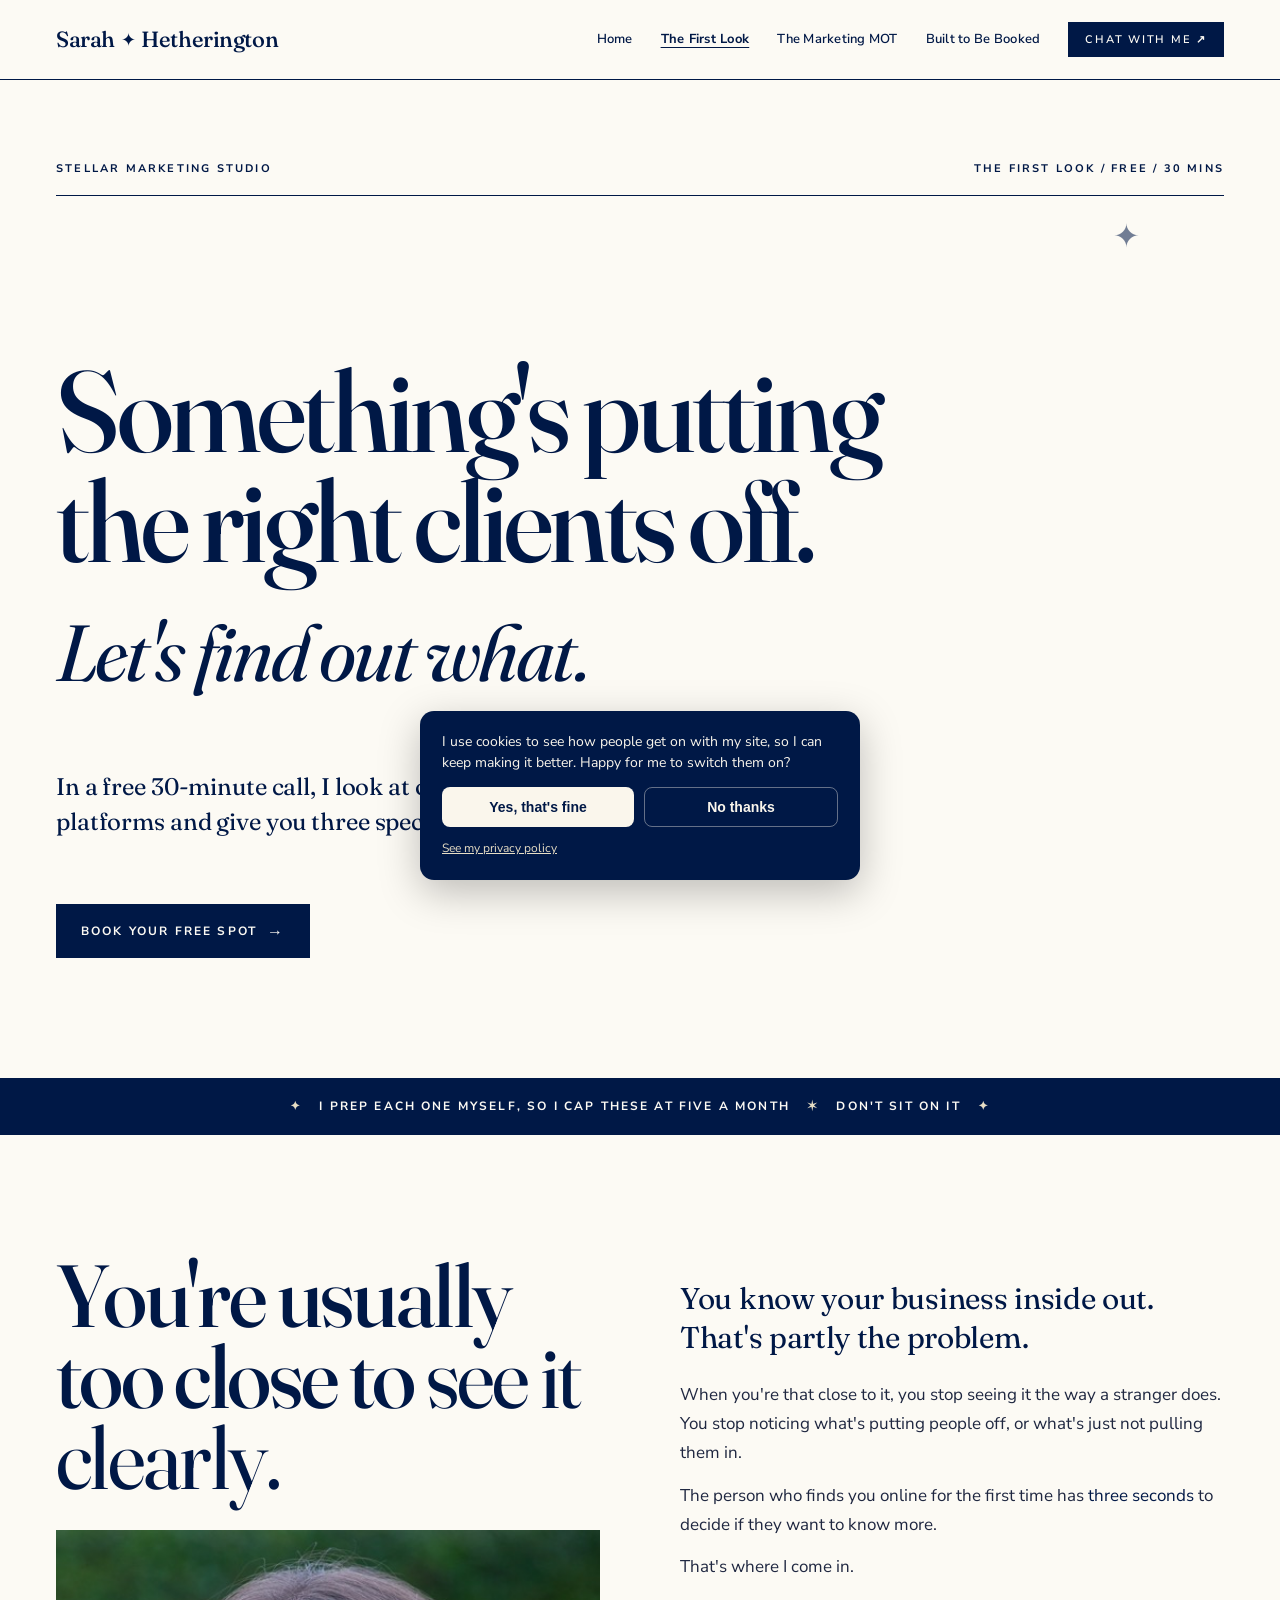
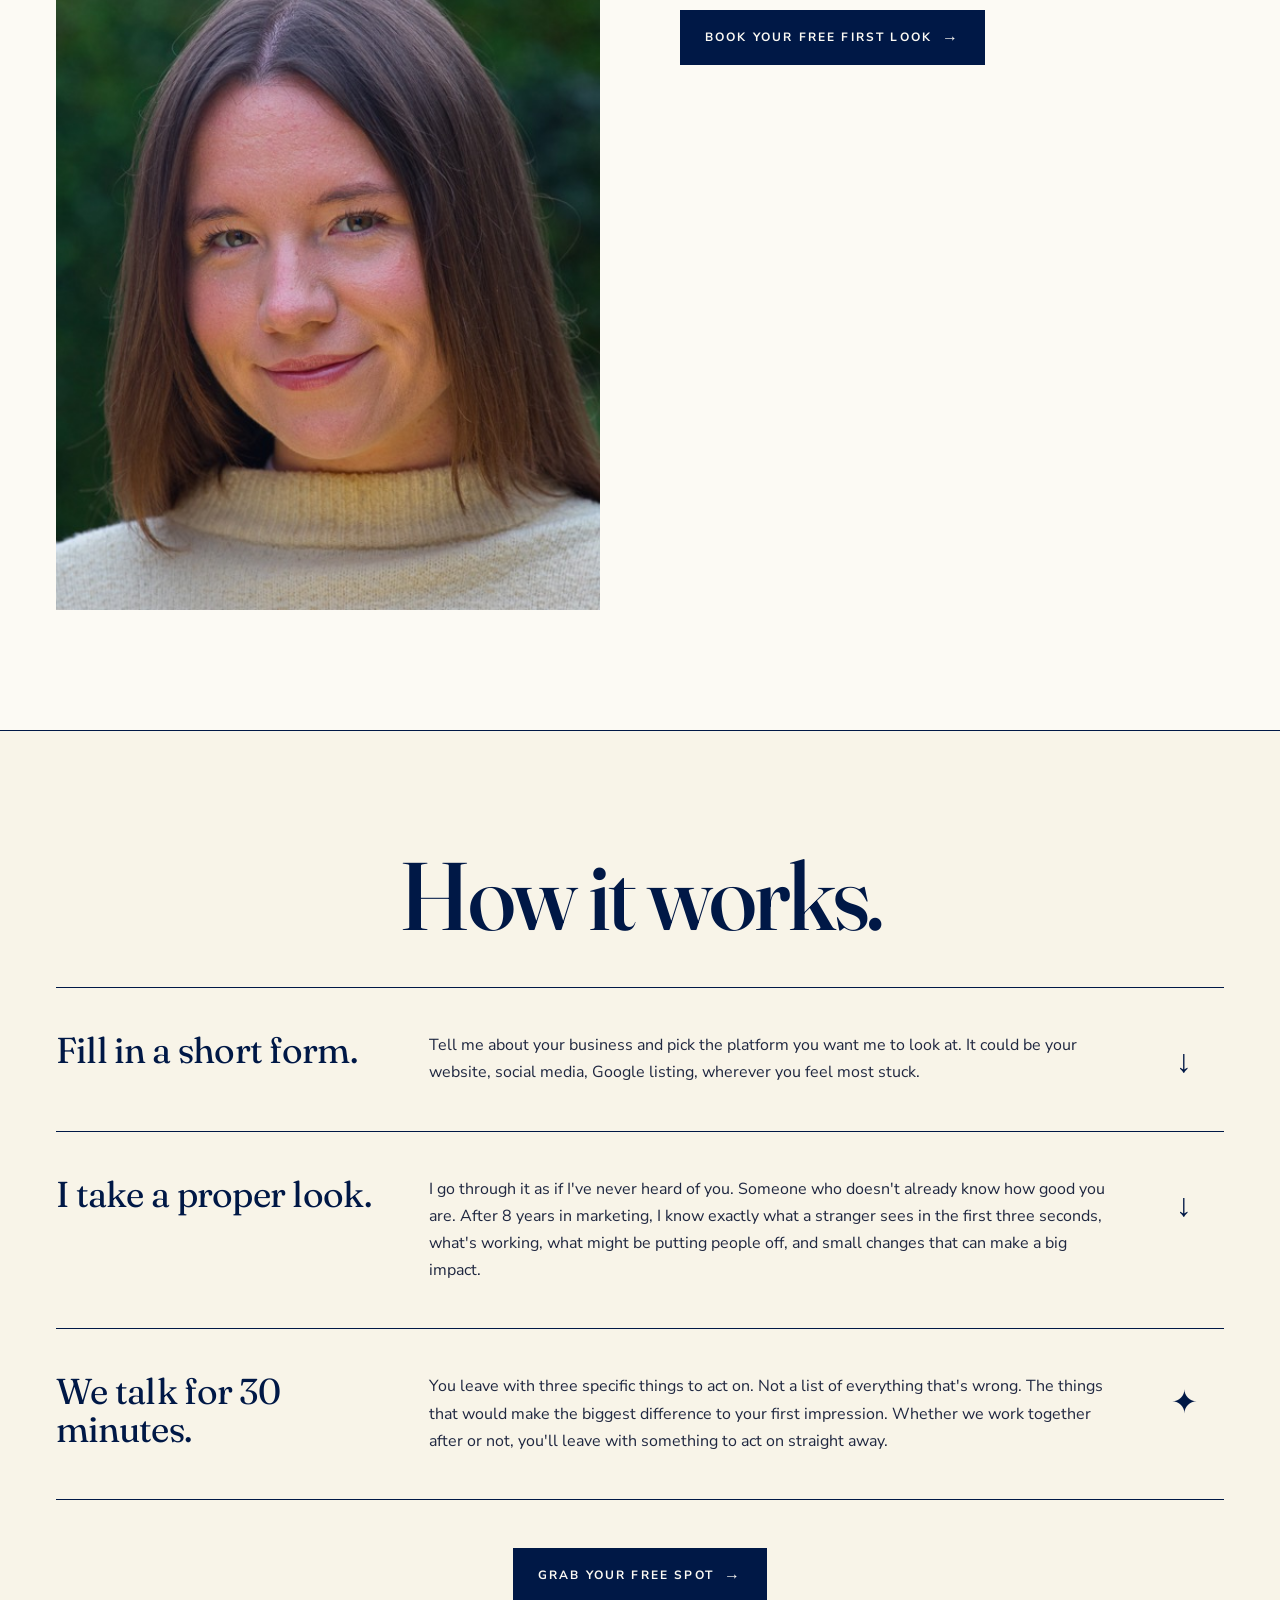
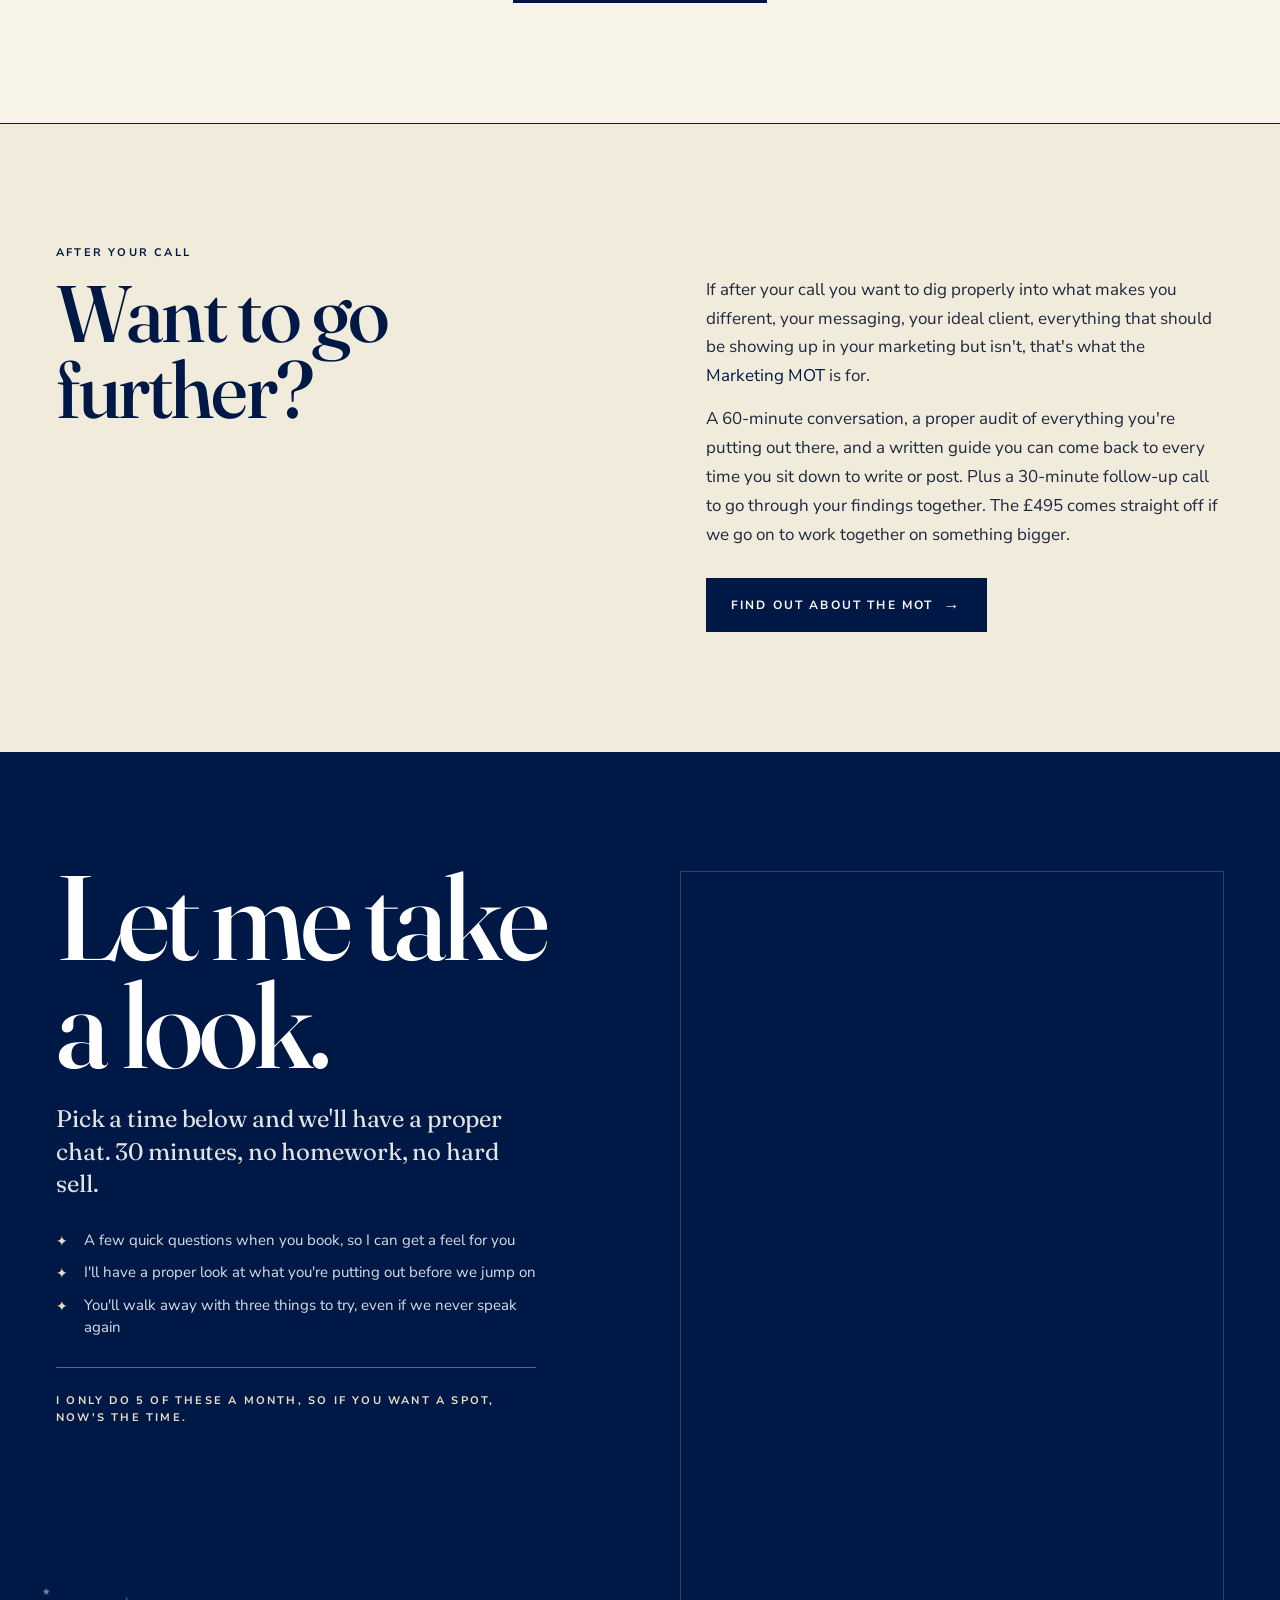
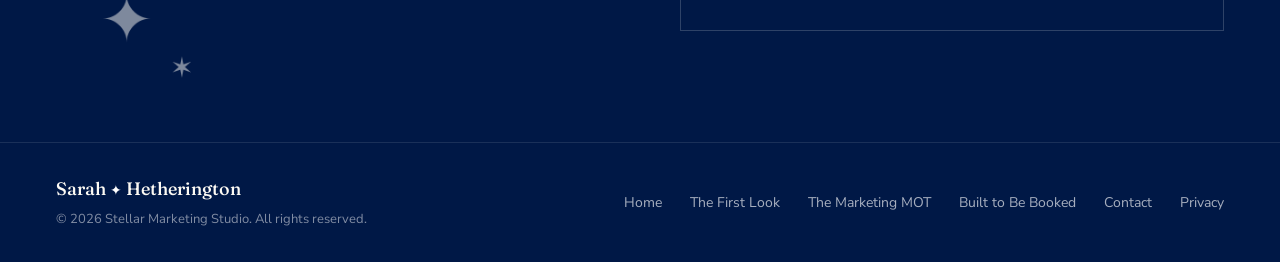
<file: first-look.html>
<!DOCTYPE html>
<html lang="en">
<head>
<meta charset="UTF-8">
<meta name="viewport" content="width=device-width, initial-scale=1.0">
<title>Free marketing review call for small business owners | The First Look</title>
<meta name="description" content="A free 30-minute call where I look at one of your platforms and give you three specific things to fix. A friendly, no-pressure place to start.">
<link rel="canonical" href="https://stellarmarketingstudio.co.uk/first-look">
<meta property="og:type" content="website">
<meta property="og:site_name" content="Stellar Marketing Studio">
<meta property="og:title" content="Free marketing review call for small business owners | The First Look">
<meta property="og:description" content="A free 30-minute call where I look at one of your platforms and give you three specific things to fix. A friendly, no-pressure place to start.">
<meta property="og:url" content="https://stellarmarketingstudio.co.uk/first-look">
<meta property="og:image" content="https://stellarmarketingstudio.co.uk/images/sarah-portrait.jpg">
<meta name="twitter:card" content="summary_large_image">
<meta name="twitter:title" content="Free marketing review call for small business owners | The First Look">
<meta name="twitter:description" content="A free 30-minute call where I look at one of your platforms and give you three specific things to fix. A friendly, no-pressure place to start.">
<meta name="twitter:image" content="https://stellarmarketingstudio.co.uk/images/sarah-portrait.jpg">

<link rel="icon" href="favicon.svg" type="image/svg+xml">
<link rel="preconnect" href="https://fonts.googleapis.com">
<link href="https://fonts.googleapis.com/css2?family=Nunito+Sans:ital,wght@0,400;0,600;0,700;1,400&family=Fraunces:ital,opsz,wght@0,9..144,300;0,9..144,400;0,9..144,500;0,9..144,600;0,9..144,700;1,9..144,400;1,9..144,600&display=swap" rel="stylesheet">
<link href="https://assets.calendly.com/assets/external/widget.css" rel="stylesheet">
<link rel="stylesheet" href="styles.css">
<style>
  *,*::before,*::after{box-sizing:border-box;margin:0;padding:0}
  strong{font-weight:inherit!important}
  
  html,body{background:var(--base);color:var(--navy);font-family:'Nunito Sans',sans-serif;font-size:16px;line-height:1.55}
  ::selection{background:var(--navy);color:var(--base)}
  .page{width:100%;background:var(--base);position:relative;overflow:hidden}
  .ast{display:inline-block;color:var(--navy);font-family:'Fraunces',serif;line-height:1}
  a{color:inherit}

  /* SPARKLES */
  .sparkles{position:absolute;pointer-events:none;line-height:1;z-index:1}
  .sparkles span{position:absolute;display:inline-block;color:var(--navy);font-family:'Fraunces',serif;font-weight:300;animation:twinkle 3.6s ease-in-out infinite;will-change:transform,opacity}
  .sparkles span.lite{color:var(--mid-grey)}
  .sparkles span.dim{opacity:.35}
  
  

  /* NAV */
  nav{display:flex;align-items:center;justify-content:space-between;padding:22px var(--gutter);background:var(--base);border-bottom:1px solid var(--navy);position:sticky;top:0;z-index:1000}
  .wm{font-family:'Fraunces',serif;font-weight:500;font-size:22px;letter-spacing:-.02em;color:var(--navy);text-decoration:none;display:flex;align-items:center;gap:6px}
  .wm .ast{font-size:18px}
  .nav-links{display:flex;gap:28px;align-items:center}
  .nav-links a{font-size:13px;font-weight:600;color:var(--navy);text-decoration:none;letter-spacing:.02em}
  .nav-links a.active{color:var(--navy);font-weight:700;text-decoration:underline;text-underline-offset:4px}
  .nav-links .pill{border:1px solid var(--navy);padding:8px 16px;border-radius:0;background:var(--navy);color:var(--base);font-size:11px;letter-spacing:.16em;text-transform:uppercase;transition:background .2s, color .2s}
  .nav-links .pill:hover{background:var(--navy-deep);border-color:var(--navy-deep)}

  /* HERO */
  .hero{background:var(--base);color:var(--navy);position:relative;overflow:hidden;border-bottom:1px solid var(--navy);padding:var(--hero-top) var(--gutter) var(--hero-bottom)}
  .hero-meta{display:flex;justify-content:space-between;align-items:center;padding-bottom:18px;border-bottom:1px solid var(--navy);font-size:11px;letter-spacing:.2em;text-transform:uppercase;font-weight:700;color:var(--navy);margin-bottom:var(--hero-drop)}
  .hero h1{font-family:'Fraunces',serif;font-weight: 500;font-size:clamp(56px,9vw,128px);line-height:.95;letter-spacing:-.035em;color:var(--navy);margin:0;max-width:1000px}
  .hero h1 .hero-quote{font-weight:400;font-style:italic;display:block;font-size:clamp(40px,6.2vw,88px);margin-top:.5em;letter-spacing:-.03em}
  .hero-lede{font-family:'Fraunces',serif;font-size:clamp(18px,2.2vw,24px);line-height:1.45;font-weight:400;color:var(--navy);max-width:580px;margin-top:80px;letter-spacing:-.005em}
  .hero-cta-row{margin-top:64px;display:flex;flex-direction:column;align-items:flex-start;gap:20px}
  .ast-accent{position:absolute;font-family:'Fraunces',serif;font-weight:300;line-height:1;animation:twinkle 4s ease-in-out infinite;pointer-events:none;top:140px;right:140px;font-size:32px;color:var(--navy);opacity:.55}
  .hero-sub-link{font-size:13px;color:var(--navy);text-decoration:none;border-bottom:1px solid var(--navy);padding-bottom:2px;font-weight:600;letter-spacing:.02em}
  .pill-cta{display:inline-flex;align-items:center;gap:10px;background:var(--navy);color:var(--base);padding:14px 24px;text-decoration:none;font-size:12px;font-weight:700;letter-spacing:.18em;text-transform:uppercase;white-space:nowrap;border:1px solid var(--navy);transition:background .2s,color .2s;cursor:pointer;font-family:inherit}
  .pill-cta:hover{background:var(--navy-deep);color:var(--base)}
  .pill-cta .arr{font-family:'Fraunces',serif;font-size:16px;color:var(--base)}
  .pill-cta:hover .arr{color:var(--base)}
  .pill-cta--filled{background:var(--navy);color:var(--base)}
  .pill-cta--filled .arr{color:var(--base)}
  .pill-cta--filled:hover{background:var(--navy);border-color:var(--navy);color:var(--base)}
  .pill-cta--paper{background:var(--base);color:var(--navy);border-color:var(--base)}
  .pill-cta--paper:hover{background:var(--navy);border-color:var(--navy);color:var(--base)}
  .pill-cta--paper .arr{color:var(--navy)}
  .pill-cta--paper:hover .arr{color:var(--base)}

  /* URGENCY STRIP */
  .urgency{padding:18px 56px;background:var(--navy);color:var(--base);text-align:center;font-size:12px;letter-spacing:.18em;text-transform:uppercase;font-weight:700;border-bottom:1px solid var(--navy)}
  .urgency .ast{color:var(--stone);font-style:normal;margin:0 12px}

  /* TOO CLOSE, editorial split */
  .tooclose{padding:var(--section-y) var(--gutter);border-bottom:1px solid var(--navy);background:var(--base);position:relative}
  .tooclose-grid{display:grid;grid-template-columns:1fr 1fr;gap:80px;align-items:start}
  .tooclose-l h2{font-family:'Fraunces',serif;font-weight: 500;font-size:88px;line-height:.92;letter-spacing:-.03em;color:var(--navy);margin-bottom:32px}
  .tooclose-l h2 em{font-style:normal;color:var(--navy);font-weight:400}
  .tooclose-portrait{aspect-ratio:4/5;background-size:cover;background-position:top center;background-image:url('images/sarah-portrait.jpg');width:100%}
  .tooclose-r{padding-top:24px}
  .tooclose-r .lede{font-family:'Fraunces',serif;font-size:30px;line-height:1.3;color:var(--navy);font-weight:400;margin-bottom:24px;letter-spacing:-.01em}
  .tooclose-r .lede em{font-style:normal;color:var(--navy)}
  .tooclose-r p{font-size:17px;line-height:1.7;color:#1f2740;margin-bottom:14px}
  .tooclose-r p strong{color:var(--navy);font-weight:700}
  .tooclose-r .cta-row{margin-top:28px}

  /* WHAT HAPPENS, numbered table */
  .happens{padding:var(--section-y) var(--gutter);background:var(--tint);border-bottom:1px solid var(--navy);position:relative;overflow:hidden}
  .happens-head{margin-bottom:var(--head-gap);text-align:center}
  .happens-head h2{font-family:'Fraunces',serif;font-weight: 500;font-size:96px;line-height:.92;letter-spacing:-.03em;color:var(--navy)}
  .happens-table{border-top:1px solid var(--navy);max-width:1180px;margin:0 auto}
  .happens-row{display:grid;grid-template-columns:1fr 2fr 80px;gap:32px;padding:44px 0;border-bottom:1px solid var(--navy);align-items:start}
  .happens-row .t h3{font-family:'Fraunces',serif;font-weight:400;font-size:36px;line-height:1.05;letter-spacing:-.02em;color:var(--navy)}
  .happens-row .t h3 strong{font-weight:400;font-style:normal;color:var(--navy)}
  .happens-row .desc{font-size:16px;line-height:1.7;color:#1f2740}
  .happens-row .arr-cell{font-family:'Fraunces',serif;font-size:32px;color:var(--navy);text-align:center;padding-top:4px;font-weight:300}
  .happens-foot{margin-top:48px;text-align:center}
  .happens-foot .note{font-size:14px;color:var(--mid-grey);letter-spacing:.04em;margin-bottom:18px}

  /* TESTIMONIAL, full bleed editorial pull-quote */
  .testi{padding:var(--section-y) var(--gutter);background:var(--navy);color:var(--base);border-bottom:1px solid var(--navy);position:relative;overflow:hidden}
  .testi-grid{display:grid;grid-template-columns:auto 1fr;gap:64px;align-items:center;max-width:1100px;margin:0 auto;position:relative;z-index:2}
  .testi-photo{width:240px;height:240px;border-radius:50%;background-size:cover;background-position:top center;background-image:url('images/claire.jpg');flex-shrink:0}
  .testi-r .stars{font-size:14px;color:var(--stone);letter-spacing:6px;font-weight:700;margin-bottom:20px}
  .testi-r blockquote{font-family:'Fraunces',serif;font-weight:300;font-size:42px;line-height:1.25;letter-spacing:-.015em;color:var(--base);margin-bottom:24px}
  .testi-r blockquote em{font-style:normal;color:var(--base);font-weight:300}
  .testi-r .who{display:flex;gap:14px;align-items:baseline;font-size:11px;letter-spacing:.18em;text-transform:uppercase;font-weight:700}
  .testi-r .who .name{color:var(--base)}
  .testi-r .who .biz{color:rgba(255,255,255,.6)}
  .testi .sparkles{top:50px;right:50px;width:240px;height:200px;opacity:.6}
  .testi .sparkles span{color:var(--stone)}
  .testi .sparkles .a1{top:20px;left:100px;font-size:96px}
  .testi .sparkles .a2{top:0;left:30px;font-size:24px}
  .testi .sparkles .a3{top:140px;left:10px;font-size:18px}
  .testi .sparkles .a4{top:155px;left:170px;font-size:38px}

  /* GO FURTHER (MOT signpost) */
  .gofurther{padding:var(--section-y) var(--gutter);background:var(--panel);border-bottom:1px solid var(--navy);position:relative;overflow:hidden}
  .gofurther-grid{display:grid;grid-template-columns:1.1fr 1fr;gap:80px;align-items:start;max-width:1180px;margin:0 auto}
  .gofurther-l .kicker{font-size:11px;letter-spacing:.2em;text-transform:uppercase;font-weight:700;color:var(--navy);margin-bottom:14px}
  .gofurther-l h2{font-family:'Fraunces',serif;font-weight: 500;font-size:80px;line-height:.95;letter-spacing:-.03em;color:var(--navy);margin-bottom:8px}
  .gofurther-l h2 em{font-style:normal;color:var(--navy);font-weight:500}
  .gofurther-r{padding-top:32px}
  .gofurther-r p{font-size:17px;line-height:1.7;color:#1f2740;margin-bottom:14px}
  .gofurther-r p strong{color:var(--navy);font-weight:700}
  .gofurther-r .cta-row{margin-top:28px}

  /* CTA / FORM */
  .cta-sec{padding:110px 56px;background:var(--navy);color:var(--base);position:relative;overflow:hidden;border-bottom:1px solid var(--navy)}
  .cta-grid{display:grid;grid-template-columns:1fr 1fr;gap:80px;align-items:start;max-width:1180px;margin:0 auto;position:relative;z-index:2}
  .cta-l h2{font-family:'Fraunces',serif;font-weight: 500;font-size:120px;line-height:.9;letter-spacing:-.035em;color:var(--white);margin-bottom:24px}
  .cta-l h2 em{font-style:normal;color:var(--white);font-weight:500}
  .cta-l .lede{font-family:'Fraunces',serif;font-size:24px;line-height:1.35;font-weight:400;color:var(--base);max-width:480px;margin-bottom:28px;letter-spacing:-.005em;opacity:.9}
  .cta-l .urgency-note{font-size:11px;letter-spacing:.2em;text-transform:uppercase;font-weight:700;color:var(--stone);padding-top:24px;border-top:1px solid rgba(255,255,255,.35);max-width:480px}
  .cta-l .cta-mini{list-style:none;padding:0;margin:0 0 28px;max-width:480px}
  .cta-l .cta-mini li{position:relative;padding:0 0 0 28px;margin-bottom:10px;font-size:15px;line-height:1.5;color:rgba(255,255,255,.85)}
  .cta-l .cta-mini li:before{content:'✦';position:absolute;left:0;top:2px;color:var(--stone);font-family:'Fraunces',serif;font-size:14px}
  .cta-r{padding-top:8px}
  .calendly-inline-widget{background:var(--navy);border:1px solid rgba(255,255,255,.18)}
  .form-row{margin-bottom:18px}
  .form-row-half{display:grid;grid-template-columns:1fr 1fr;gap:16px}
  .form-label{display:block;font-size:11px;letter-spacing:.2em;text-transform:uppercase;font-weight:700;color:rgba(255,255,255,.9);margin-bottom:8px}
  .form-input,.form-select,.form-textarea{width:100%;background:transparent;border:none;border-bottom:1px solid rgba(255,255,255,.65);padding:12px 0;font-family:inherit;font-size:16px;color:var(--white);outline:none;transition:border-color .2s}
  .form-input::placeholder,.form-textarea::placeholder{color:rgba(255,255,255,.5)}
  .form-input:focus,.form-select:focus,.form-textarea:focus{border-color:var(--white)}
  .form-select{appearance:none;cursor:pointer;background-image:url("data:image/svg+xml;utf8,<svg xmlns='http://www.w3.org/2000/svg' width='12' height='8' viewBox='0 0 12 8'><path fill='%23ffffff' d='M6 8L0 0h12z'/></svg>");background-repeat:no-repeat;background-position:right 4px center}
  .form-select option{background:var(--navy);color:var(--base)}
  .form-textarea{resize:vertical;min-height:80px}
  .form-submit{margin-top:14px;display:inline-flex;align-items:center;gap:10px;background:var(--white);color:var(--navy);border:1px solid var(--white);padding:16px 28px;font-size:12px;letter-spacing:.18em;text-transform:uppercase;font-weight:700;font-family:inherit;cursor:pointer;transition:background .2s,border-color .2s,color .2s}
  .form-submit:hover{background:var(--navy);color:var(--white);border-color:var(--white)}
  .form-submit .arr{font-family:'Fraunces',serif;font-size:16px}
  .form-privacy{margin-top:16px;font-size:12px;line-height:1.6;color:rgba(255,255,255,.55)}
  .form-privacy a{color:rgba(255,255,255,.85);text-decoration:underline;text-underline-offset:2px}

  .cta-sec .sparkles{bottom:60px;left:40px;width:200px;height:140px;opacity:.5}
  .cta-sec .sparkles span{color:var(--base)}
  .cta-sec .sparkles .a1{bottom:30px;left:60px;font-size:64px}
  .cta-sec .sparkles .a2{bottom:80px;left:0;font-size:20px}
  .cta-sec .sparkles .a3{bottom:0;left:130px;font-size:28px}

  /* FOOTER */
  footer{padding:32px var(--gutter);display:flex;justify-content:space-between;align-items:center;background:var(--navy);border-top:1px solid rgba(255,255,255,.1);color:rgba(255,255,255,.7);gap:24px}
  footer a{color:rgba(255,255,255,.65);text-decoration:none;margin-left:24px;font-size:14px;transition:color .2s}
  footer a:hover{color:var(--base)}
  footer .l{font-family:'Fraunces',serif;font-weight:500;font-size:18px;color:var(--base)}
  footer p{font-size:13px;color:rgba(255,255,255,.5);margin-top:6px}
  footer .l .ast{font-size:14px}

  footer .l .ast{color:var(--white);}

  /* HAMBURGER + MOBILE NAV */
  .hamburger{display:none;flex-direction:column;justify-content:center;gap:6px;width:40px;height:40px;background:none;border:1px solid var(--navy);padding:10px;flex-shrink:0}
  .hamburger span{display:block;height:2px;background:var(--navy);transition:transform .25s ease,opacity .25s ease}
  .hamburger.open span:nth-child(1){transform:translateY(8px) rotate(45deg)}
  .hamburger.open span:nth-child(2){opacity:0;transform:scaleX(0)}
  .hamburger.open span:nth-child(3){transform:translateY(-8px) rotate(-45deg)}
  .mobile-nav{display:none;position:fixed;inset:0;background:var(--base);z-index:999;flex-direction:column;align-items:center;justify-content:center;gap:36px}
  .mobile-nav.open{display:flex}
  .mobile-nav .m-link{font-family:'Nunito Sans',sans-serif;font-size:22px;font-weight:600;color:var(--navy);text-decoration:none;letter-spacing:.02em;opacity:.65;transition:opacity .2s}
  .mobile-nav .m-link.active,.mobile-nav .m-link:hover{opacity:1}
  .mobile-nav .m-btn{margin-top:8px}
  .mobile-nav .pill{border:1px solid var(--navy);padding:10px 22px;background:var(--navy);color:var(--base);font-size:11px;letter-spacing:.16em;text-transform:uppercase;opacity:1;transition:background .2s,border-color .2s}
  .mobile-nav .pill:hover{background:var(--navy-deep);border-color:var(--navy-deep);opacity:1}

  /* MOBILE */
  @media (max-width:900px){
    nav{padding:16px var(--gutter-m)}
    .nav-links{display:none}
    .hamburger{display:flex}
    .hero{padding:48px var(--gutter-m) 64px}
    .hero h1{font-size:clamp(42px,13vw,56px)}
    .hero-meta{margin-bottom:96px;font-size:10px}
    .ast-accent{top:64px;right:24px;font-size:22px}
    .hero-lede{margin-top:40px}
    .hero-cta-row{margin-top:36px}
    .tooclose,.happens,.testi,.gofurther,.cta-sec{padding:var(--section-y-m) var(--gutter-m)}
    .tooclose-grid,.gofurther-grid,.cta-grid{grid-template-columns:1fr;gap:32px}
    .happens-row{grid-template-columns:1fr;gap:18px}
    .happens-row .arr-cell{display:none}
    .happens-head h2,.tooclose-l h2,.gofurther-l h2,.cta-l h2{font-size:48px}
    .testi-grid{grid-template-columns:1fr;gap:32px;text-align:center}
    .testi-photo{margin:0 auto;width:160px;height:160px}
    .testi-r blockquote{font-size:24px}
    .form-row-half{grid-template-columns:1fr}
    footer{flex-direction:column;align-items:flex-start;padding:28px var(--gutter-m)}
  }
</style>
    <script>
    !function(t,e){var o,n,p,r;e.__SV||(window.posthog && window.posthog.__loaded)||(window.posthog=e,e._i=[],e.init=function(i,s,a){function g(t,e){var o=e.split(".");2==o.length&&(t=t[o[0]],e=o[1]),t[e]=function(){t.push([e].concat(Array.prototype.slice.call(arguments,0)))}}(p=t.createElement("script")).type="text/javascript",p.crossOrigin="anonymous",p.async=!0,p.src=s.api_host.replace(".i.posthog.com","-assets.i.posthog.com")+"/static/array.js",(r=t.getElementsByTagName("script")[0]).parentNode.insertBefore(p,r);var u=e;for(void 0!==a?u=e[a]=[]:a="posthog",u.people=u.people||[],u.toString=function(t){var e="posthog";return"posthog"!==a&&(e+="."+a),t||(e+=" (stub)"),e},u.people.toString=function(){return u.toString(1)+".people (stub)"},o="xi Si init Ni ji pr qi Ui $i capture calculateEventProperties Zi register register_once register_for_session unregister unregister_for_session Yi getFeatureFlag getFeatureFlagPayload getFeatureFlagResult isFeatureEnabled reloadFeatureFlags updateFlags updateEarlyAccessFeatureEnrollment getEarlyAccessFeatures on onFeatureFlags onSurveysLoaded onSessionId getSurveys getActiveMatchingSurveys renderSurvey displaySurvey cancelPendingSurvey canRenderSurvey canRenderSurveyAsync Ki identify setPersonProperties unsetPersonProperties group resetGroups setPersonPropertiesForFlags resetPersonPropertiesForFlags setGroupPropertiesForFlags resetGroupPropertiesForFlags reset setIdentity clearIdentity get_distinct_id getGroups get_session_id get_session_replay_url alias set_config startSessionRecording stopSessionRecording sessionRecordingStarted captureException addExceptionStep captureLog startExceptionAutocapture stopExceptionAutocapture loadToolbar get_property getSessionProperty Qi Wi createPersonProfile setInternalOrTestUser Ji Fi tn opt_in_capturing opt_out_capturing has_opted_in_capturing has_opted_out_capturing get_explicit_consent_status is_capturing clear_opt_in_out_capturing zi debug mr it getPageViewId captureTraceFeedback captureTraceMetric Ri".split(" "),n=0;n<o.length;n++)g(u,o[n]);e._i.push([i,s,a])},e.__SV=1)}(document,window.posthog||[]);
    posthog.init('phc_ojmSUSDdscWpKyy8WgV8x4Zumi3yiKmHpwqB6fj6Adks', {
        api_host: 'https://us.i.posthog.com',
        defaults: '2026-05-30',
        person_profiles: 'identified_only', // or 'always' to create profiles for anonymous users as well
        opt_out_capturing_by_default: true, // wait for cookie consent before tracking
    })
</script>
</head>
<body>
<!-- NAV -->
<nav>
  <a href="/" class="wm">Sarah <sup class="ast">✦</sup> Hetherington</a>
  <div class="nav-links">
    <a href="/">Home</a>
    <a href="/first-look" class="active">The First Look</a>
    <a href="/mot">The Marketing MOT</a>
    <a href="/built-to-be-booked">Built to Be Booked</a>
    <a href="#contact" class="pill">Chat with me ↗</a>
  </div>
  <button class="hamburger" id="hamburger" aria-label="Menu"><span></span><span></span><span></span></button>
</nav>
<div class="mobile-nav" id="mobileNav">
  <a href="/" class="m-link">Home</a>
  <a href="/first-look" class="m-link active">The First Look</a>
  <a href="/mot" class="m-link">The Marketing MOT</a>
  <a href="/built-to-be-booked" class="m-link">Built to Be Booked</a>
  <a href="#contact" class="pill m-btn" onclick="closeMobileNav()">Chat with me ↗</a>
</div>

<div class="page">

<!-- HERO -->
<section class="hero">
  <div class="hero-meta">
    <span>Stellar Marketing Studio</span>
    <span>The First Look / Free / 30 mins</span>
  </div>
  <span class="ast-accent">✦</span>
  <h1>Something's putting<br>the right clients off.<span class="hero-quote">Let's find out what.</span></h1>
  <p class="hero-lede">In a free 30-minute call, I look at one of your platforms and give you three specific things to fix.</p>
  <div class="hero-cta-row">
    <a href="#contact" class="pill-cta pill-cta--filled">Book your free spot <span class="arr">→</span></a>
  </div>
</section>

<!-- URGENCY STRIP -->
<div class="urgency"><span class="ast">✦</span> I prep each one myself, so I cap these at five a month <span class="ast">✶</span> Don't sit on it <span class="ast">✦</span></div>

<!-- TOO CLOSE -->
<section class="tooclose">
  <div class="tooclose-grid">
    <div class="tooclose-l">
      <h2>You're usually too close to <em>see it clearly.</em></h2>
      <div class="tooclose-portrait"></div>
    </div>
    <div class="tooclose-r">
      <p class="lede">You know your business inside out. <em>That's partly the problem.</em></p>
      <p>When you're that close to it, you stop seeing it the way a stranger does. You stop noticing what's putting people off, or what's just not pulling them in.</p>
      <p>The person who finds you online for the first time has <strong>three seconds</strong> to decide if they want to know more.</p>
      <p>That's where I come in.</p>
      <div class="cta-row"><a href="#contact" class="pill-cta">Book your free First Look <span class="arr">→</span></a></div>
    </div>
  </div>
</section>

<!-- WHAT HAPPENS -->
<section class="happens">
  <div class="happens-head">
    <h2>How it works.</h2>
  </div>
  <div class="happens-table">
    <div class="happens-row">
      <div class="t">
        <h3>Fill in a <strong>short form.</strong></h3>
      </div>
      <div class="desc">Tell me about your business and pick the platform you want me to look at. It could be your website, social media, Google listing, wherever you feel most stuck.</div>
      <div class="arr-cell">↓</div>
    </div>
    <div class="happens-row">
      <div class="t">
        <h3>I take a <strong>proper look.</strong></h3>
      </div>
      <div class="desc">I go through it as if I've never heard of you. Someone who doesn't already know how good you are. After 8 years in marketing, I know exactly what a stranger sees in the first three seconds, what's working, what might be putting people off, and small changes that can make a big impact.</div>
      <div class="arr-cell">↓</div>
    </div>
    <div class="happens-row">
      <div class="t">
        <h3>We talk for <strong>30 minutes.</strong></h3>
      </div>
      <div class="desc">You leave with three specific things to act on. Not a list of everything that's wrong. The things that would make the biggest difference to your first impression. Whether we work together after or not, you'll leave with something to act on straight away.</div>
      <div class="arr-cell"><span class="ast" style="color:var(--navy)">✦</span></div>
    </div>
  </div>
  <div class="happens-foot">
    <a href="#contact" class="pill-cta pill-cta--filled">Grab your free spot <span class="arr">→</span></a>
  </div>
</section>

<!-- GO FURTHER -->
<section class="gofurther">
  <div class="gofurther-grid">
    <div class="gofurther-l">
      <div class="kicker">After your call</div>
      <h2>Want to <em>go further?</em></h2>
    </div>
    <div class="gofurther-r">
      <p>If after your call you want to dig properly into what makes you different, your messaging, your ideal client, everything that should be showing up in your marketing but isn't, that's what the <strong>Marketing MOT</strong> is for.</p>
      <p>A 60-minute conversation, a proper audit of everything you're putting out there, and a written guide you can come back to every time you sit down to write or post. Plus a 30-minute follow-up call to go through your findings together. The £495 comes straight off if we go on to work together on something bigger.</p>
      <div class="cta-row"><a href="/mot" class="pill-cta">Find out about the MOT <span class="arr">→</span></a></div>
    </div>
  </div>
</section>

<!-- CTA / FORM -->
<section class="cta-sec" id="contact">
  <div class="sparkles">
    <span class="a1">✦</span>
    <span class="a2" style="animation-delay:.6s">⋆</span>
    <span class="a3" style="animation-delay:1.2s">✶</span>
  </div>
  <div class="cta-grid">
    <div class="cta-l">
      <h2>Let me <em>take a look.</em></h2>
      <p class="lede">Pick a time below and we'll have a proper chat. 30 minutes, no homework, no hard sell.</p>
      <ul class="cta-mini">
        <li>A few quick questions when you book, so I can get a feel for you</li>
        <li>I'll have a proper look at what you're putting out before we jump on</li>
        <li>You'll walk away with three things to try, even if we never speak again</li>
      </ul>
      <div class="urgency-note">I only do 5 of these a month, so if you want a spot, now's the time.</div>
    </div>
    <div class="cta-r">
      <div class="calendly-inline-widget" data-url="https://calendly.com/sarah-stellarmarketingstudio/30min?background_color=001846&text_color=faf6ec&primary_color=e7dec5&hide_gdpr_banner=1" style="min-width:320px;height:760px;"></div>
    </div>
  </div>
</section>

<footer>
  <div>
    <div class="l">Sarah <span class="ast">✦</span> Hetherington</div>
    <p>© 2026 Stellar Marketing Studio. All rights reserved.</p>
  </div>
  <div>
    <a href="/">Home</a>
    <a href="/first-look">The First Look</a>
    <a href="/mot">The Marketing MOT</a>
    <a href="/built-to-be-booked">Built to Be Booked</a>
    <a href="#contact">Contact</a>
    <a href="/privacy-policy">Privacy</a>
  </div>
</footer>

</div>

<script src="https://assets.calendly.com/assets/external/widget.js" type="text/javascript" async></script>
<script>
(function(){
  var hamburger=document.getElementById('hamburger');
  var mobileNav=document.getElementById('mobileNav');
  if(!hamburger||!mobileNav)return;
  window.closeMobileNav=function(){
    hamburger.classList.remove('open');
    mobileNav.classList.remove('open');
    document.body.style.overflow='';
  };
  hamburger.addEventListener('click',function(){
    if(mobileNav.classList.contains('open')){window.closeMobileNav();}
    else{hamburger.classList.add('open');mobileNav.classList.add('open');document.body.style.overflow='hidden';}
  });
  mobileNav.querySelectorAll('.m-link').forEach(function(link){
    link.addEventListener('click',window.closeMobileNav);
  });
})();
</script>
<!-- Cookie consent banner -->
<div id="cookie-consent" role="dialog" aria-live="polite" aria-label="Cookie consent" style="display:none;position:fixed;bottom:20px;left:20px;right:20px;max-width:440px;margin:0 auto;background:#001846;color:#faf6ec;padding:20px 22px;border-radius:14px;box-shadow:0 12px 40px rgba(0,0,0,.25);font-family:inherit;z-index:99999;">
  <p style="margin:0 0 14px;font-size:14px;line-height:1.5;">I use cookies to see how people get on with my site, so I can keep making it better. Happy for me to switch them on?</p>
  <div style="display:flex;gap:10px;flex-wrap:wrap;">
    <button id="cookie-accept" style="flex:1;min-width:120px;cursor:pointer;border:0;border-radius:8px;padding:11px 16px;font-size:14px;font-weight:600;background:#faf6ec;color:#001846;">Yes, that's fine</button>
    <button id="cookie-decline" style="flex:1;min-width:120px;cursor:pointer;border:1px solid rgba(250,246,236,.4);border-radius:8px;padding:11px 16px;font-size:14px;font-weight:600;background:transparent;color:#faf6ec;">No thanks</button>
  </div>
  <a href="/privacy-policy" style="display:inline-block;margin-top:12px;font-size:12px;color:#e7dec5;text-decoration:underline;">See my privacy policy</a>
</div>
<script>
(function(){
  var KEY='sms_cookie_consent';
  var banner=document.getElementById('cookie-consent');
  var choice=null;
  try{choice=localStorage.getItem(KEY);}catch(e){}
  function start(){if(window.posthog&&posthog.opt_in_capturing){posthog.opt_in_capturing();}}
  function stop(){if(window.posthog&&posthog.opt_out_capturing){posthog.opt_out_capturing();}}
  if(choice==='accepted'){start();}
  else if(choice==='declined'){stop();}
  else if(banner){banner.style.display='block';}
  var a=document.getElementById('cookie-accept');
  var d=document.getElementById('cookie-decline');
  if(a){a.addEventListener('click',function(){try{localStorage.setItem(KEY,'accepted');}catch(e){}start();banner.style.display='none';});}
  if(d){d.addEventListener('click',function(){try{localStorage.setItem(KEY,'declined');}catch(e){}stop();banner.style.display='none';});}
})();
</script>
</body>
</html>
</file>
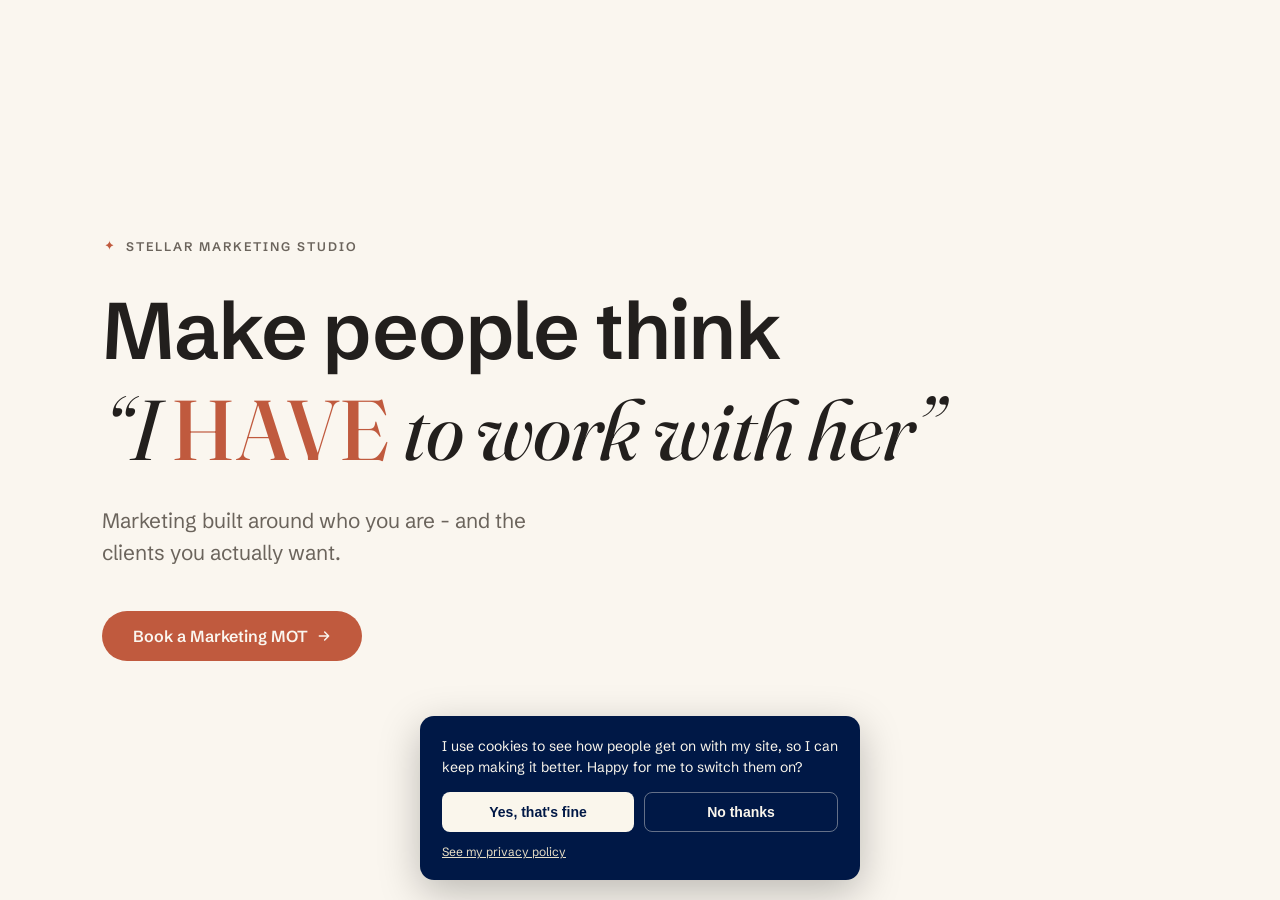
<file: hero-section.html>
<!DOCTYPE html>
<html lang="en">
<head>
<meta charset="UTF-8">
<meta name="viewport" content="width=device-width, initial-scale=1.0">
<title>Stellar Marketing Studio — Hero</title>
<link rel="preconnect" href="https://fonts.googleapis.com">
<link rel="preconnect" href="https://fonts.gstatic.com" crossorigin>
<link href="https://fonts.googleapis.com/css2?family=Fraunces:ital,opsz,wght@0,9..144,400;0,9..144,500;1,9..144,400;1,9..144,500&family=Schibsted+Grotesk:wght@400;500;600;700&display=swap" rel="stylesheet">
<style>
  :root {
    --cream: #FAF6EF;
    --ink: #221F1D;
    --muted: #6B645C;
    --accent: #C05A3E;
    --accent-dark: #A8492F;
  }

  * { margin: 0; padding: 0; box-sizing: border-box; }

  body {
    background: var(--cream);
    color: var(--ink);
    font-family: 'Schibsted Grotesk', system-ui, sans-serif;
    -webkit-font-smoothing: antialiased;
  }

  .hero {
    min-height: 100vh;
    display: flex;
    flex-direction: column;
    justify-content: center;
    padding: 7vh 8vw;
    max-width: 1180px;
  }

  /* Eyebrow */
  .eyebrow {
    display: flex;
    align-items: center;
    gap: 9px;
    font-size: 0.78rem;
    font-weight: 600;
    letter-spacing: 0.16em;
    text-transform: uppercase;
    color: var(--muted);
    margin-bottom: 2.2rem;
  }
  .eyebrow svg { width: 15px; height: 15px; }

  /* Headline */
  .headline {
    margin-bottom: 1.9rem;
  }
  .line-1 {
    display: block;
    font-size: clamp(2.6rem, 6.4vw, 5rem);
    font-weight: 600;
    line-height: 1.04;
    letter-spacing: -0.02em;
  }
  .line-2 {
    display: block;
    font-family: 'Fraunces', Georgia, serif;
    font-style: italic;
    font-weight: 400;
    font-size: clamp(2.7rem, 6.8vw, 5.3rem);
    line-height: 1.06;
    letter-spacing: -0.01em;
    margin-top: 0.15em;
  }
  .line-2 .have {
    font-style: normal;
    font-weight: 500;
    text-transform: uppercase;
    color: var(--accent);
    letter-spacing: 0.01em;
  }

  /* Subheading */
  .subheading {
    font-size: clamp(1.05rem, 1.7vw, 1.3rem);
    line-height: 1.55;
    color: var(--muted);
    max-width: 33ch;
    margin-bottom: 2.6rem;
  }

  /* CTA */
  .cta {
    display: inline-flex;
    align-items: center;
    align-self: flex-start;
    gap: 8px;
    background: var(--accent);
    color: var(--cream);
    font-family: inherit;
    font-size: 1rem;
    font-weight: 600;
    text-decoration: none;
    padding: 0.95rem 1.9rem;
    border-radius: 999px;
    transition: background 0.18s ease, transform 0.18s ease;
  }
  .cta:hover { background: var(--accent-dark); transform: translateY(-2px); }
  .cta svg { width: 16px; height: 16px; }

  @media (max-width: 600px) {
    .hero { padding: 9vh 7vw; }
    .subheading { max-width: 26ch; }
  }
</style>
    <script>
    !function(t,e){var o,n,p,r;e.__SV||(window.posthog && window.posthog.__loaded)||(window.posthog=e,e._i=[],e.init=function(i,s,a){function g(t,e){var o=e.split(".");2==o.length&&(t=t[o[0]],e=o[1]),t[e]=function(){t.push([e].concat(Array.prototype.slice.call(arguments,0)))}}(p=t.createElement("script")).type="text/javascript",p.crossOrigin="anonymous",p.async=!0,p.src=s.api_host.replace(".i.posthog.com","-assets.i.posthog.com")+"/static/array.js",(r=t.getElementsByTagName("script")[0]).parentNode.insertBefore(p,r);var u=e;for(void 0!==a?u=e[a]=[]:a="posthog",u.people=u.people||[],u.toString=function(t){var e="posthog";return"posthog"!==a&&(e+="."+a),t||(e+=" (stub)"),e},u.people.toString=function(){return u.toString(1)+".people (stub)"},o="xi Si init Ni ji pr qi Ui $i capture calculateEventProperties Zi register register_once register_for_session unregister unregister_for_session Yi getFeatureFlag getFeatureFlagPayload getFeatureFlagResult isFeatureEnabled reloadFeatureFlags updateFlags updateEarlyAccessFeatureEnrollment getEarlyAccessFeatures on onFeatureFlags onSurveysLoaded onSessionId getSurveys getActiveMatchingSurveys renderSurvey displaySurvey cancelPendingSurvey canRenderSurvey canRenderSurveyAsync Ki identify setPersonProperties unsetPersonProperties group resetGroups setPersonPropertiesForFlags resetPersonPropertiesForFlags setGroupPropertiesForFlags resetGroupPropertiesForFlags reset setIdentity clearIdentity get_distinct_id getGroups get_session_id get_session_replay_url alias set_config startSessionRecording stopSessionRecording sessionRecordingStarted captureException addExceptionStep captureLog startExceptionAutocapture stopExceptionAutocapture loadToolbar get_property getSessionProperty Qi Wi createPersonProfile setInternalOrTestUser Ji Fi tn opt_in_capturing opt_out_capturing has_opted_in_capturing has_opted_out_capturing get_explicit_consent_status is_capturing clear_opt_in_out_capturing zi debug mr it getPageViewId captureTraceFeedback captureTraceMetric Ri".split(" "),n=0;n<o.length;n++)g(u,o[n]);e._i.push([i,s,a])},e.__SV=1)}(document,window.posthog||[]);
    posthog.init('phc_ojmSUSDdscWpKyy8WgV8x4Zumi3yiKmHpwqB6fj6Adks', {
        api_host: 'https://us.i.posthog.com',
        defaults: '2026-05-30',
        person_profiles: 'identified_only', // or 'always' to create profiles for anonymous users as well
        opt_out_capturing_by_default: true, // wait for cookie consent before tracking
    })
</script>
</head>
<body>
  <section class="hero">
    <p class="eyebrow">
      <svg viewBox="0 0 24 24" fill="none" xmlns="http://www.w3.org/2000/svg">
        <path d="M12 2C12 6.5 8.5 10 4 10C8.5 10 12 13.5 12 18C12 13.5 15.5 10 20 10C15.5 10 12 6.5 12 2Z" fill="#C05A3E"/>
      </svg>
      Stellar Marketing Studio
    </p>

    <h1 class="headline">
      <span class="line-1">Make people think</span>
      <span class="line-2">&ldquo;I <span class="have">have</span> to work with her&rdquo;</span>
    </h1>

    <p class="subheading">
      Marketing built around who you are - and the clients you actually want.
    </p>

    <a class="cta" href="#">
      Book a Marketing MOT
      <svg viewBox="0 0 24 24" fill="none" xmlns="http://www.w3.org/2000/svg">
        <path d="M5 12h14M13 6l6 6-6 6" stroke="currentColor" stroke-width="2.2" stroke-linecap="round" stroke-linejoin="round"/>
      </svg>
    </a>
  </section>
<!-- Cookie consent banner -->
<div id="cookie-consent" role="dialog" aria-live="polite" aria-label="Cookie consent" style="display:none;position:fixed;bottom:20px;left:20px;right:20px;max-width:440px;margin:0 auto;background:#001846;color:#faf6ec;padding:20px 22px;border-radius:14px;box-shadow:0 12px 40px rgba(0,0,0,.25);font-family:inherit;z-index:99999;">
  <p style="margin:0 0 14px;font-size:14px;line-height:1.5;">I use cookies to see how people get on with my site, so I can keep making it better. Happy for me to switch them on?</p>
  <div style="display:flex;gap:10px;flex-wrap:wrap;">
    <button id="cookie-accept" style="flex:1;min-width:120px;cursor:pointer;border:0;border-radius:8px;padding:11px 16px;font-size:14px;font-weight:600;background:#faf6ec;color:#001846;">Yes, that's fine</button>
    <button id="cookie-decline" style="flex:1;min-width:120px;cursor:pointer;border:1px solid rgba(250,246,236,.4);border-radius:8px;padding:11px 16px;font-size:14px;font-weight:600;background:transparent;color:#faf6ec;">No thanks</button>
  </div>
  <a href="privacy-policy.html" style="display:inline-block;margin-top:12px;font-size:12px;color:#e7dec5;text-decoration:underline;">See my privacy policy</a>
</div>
<script>
(function(){
  var KEY='sms_cookie_consent';
  var banner=document.getElementById('cookie-consent');
  var choice=null;
  try{choice=localStorage.getItem(KEY);}catch(e){}
  function start(){if(window.posthog&&posthog.opt_in_capturing){posthog.opt_in_capturing();}}
  function stop(){if(window.posthog&&posthog.opt_out_capturing){posthog.opt_out_capturing();}}
  if(choice==='accepted'){start();}
  else if(choice==='declined'){stop();}
  else if(banner){banner.style.display='block';}
  var a=document.getElementById('cookie-accept');
  var d=document.getElementById('cookie-decline');
  if(a){a.addEventListener('click',function(){try{localStorage.setItem(KEY,'accepted');}catch(e){}start();banner.style.display='none';});}
  if(d){d.addEventListener('click',function(){try{localStorage.setItem(KEY,'declined');}catch(e){}stop();banner.style.display='none';});}
})();
</script>
</body>
</html>
</file>
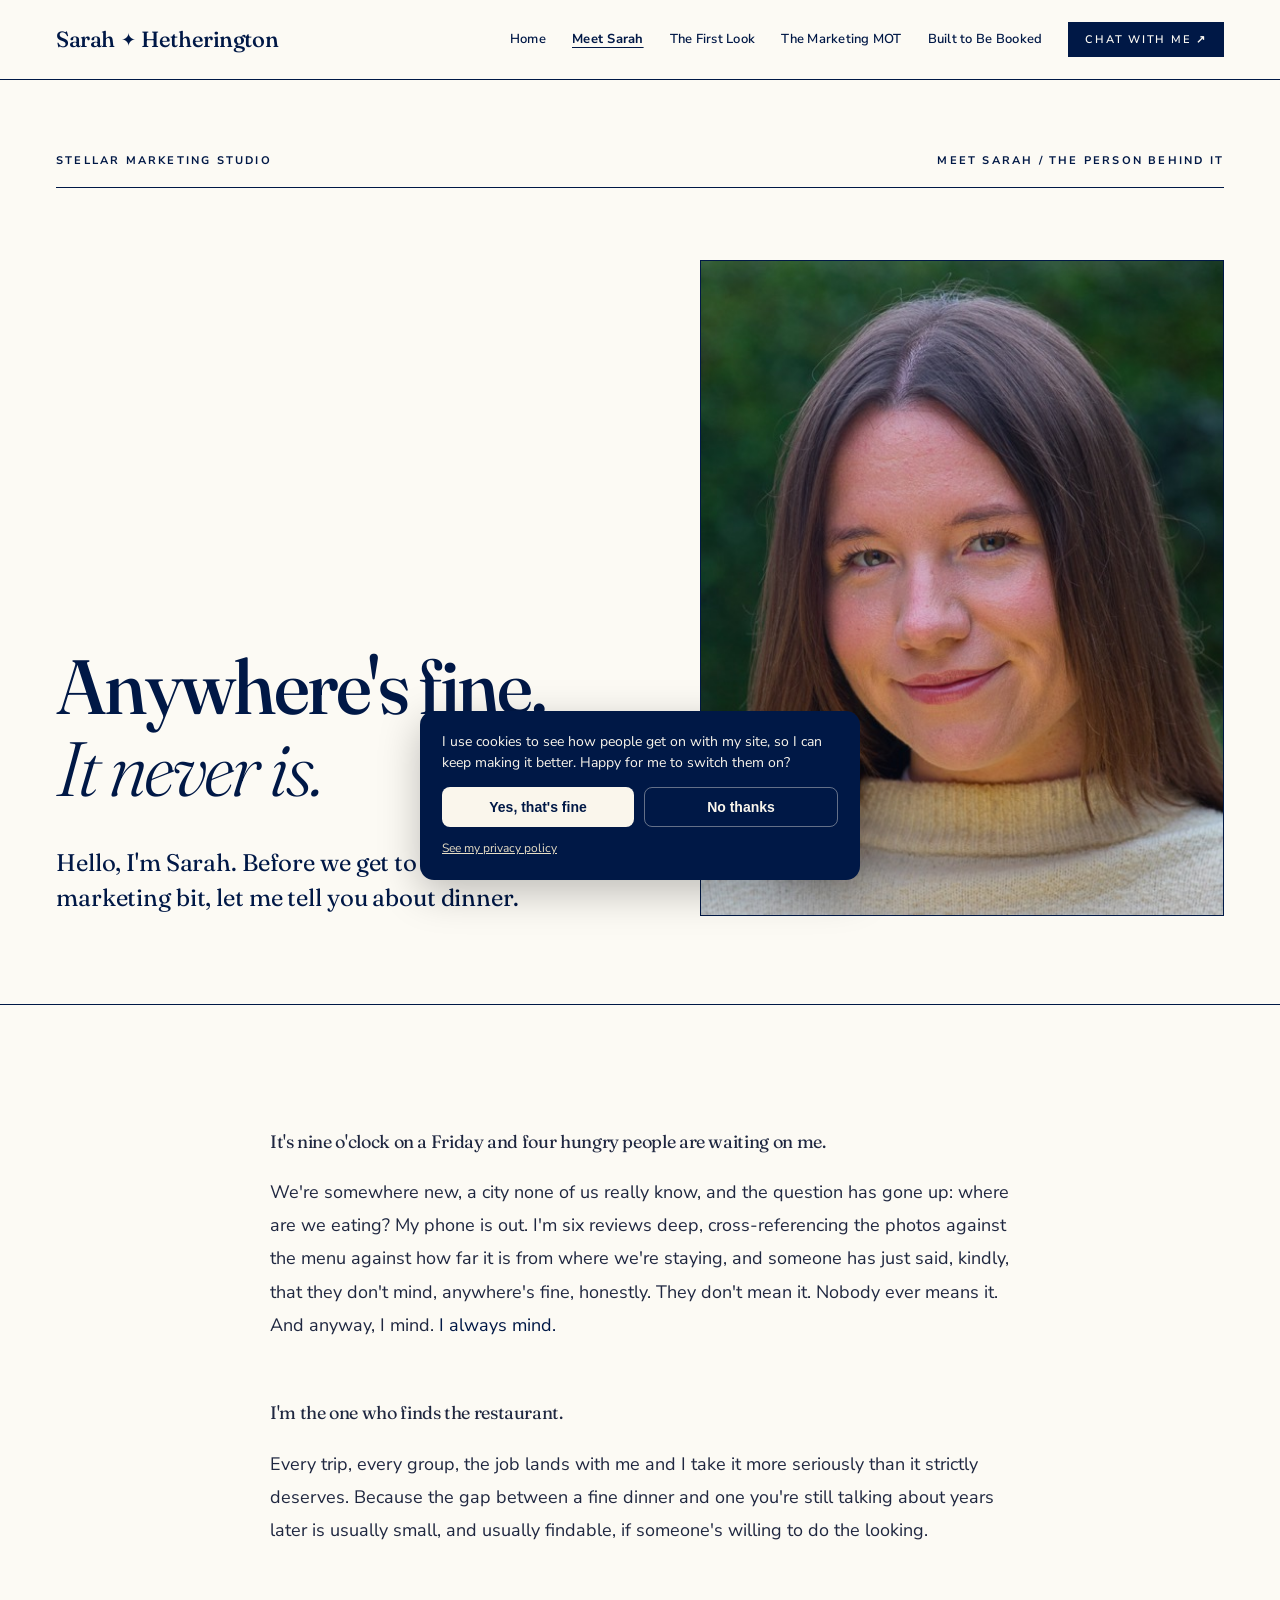
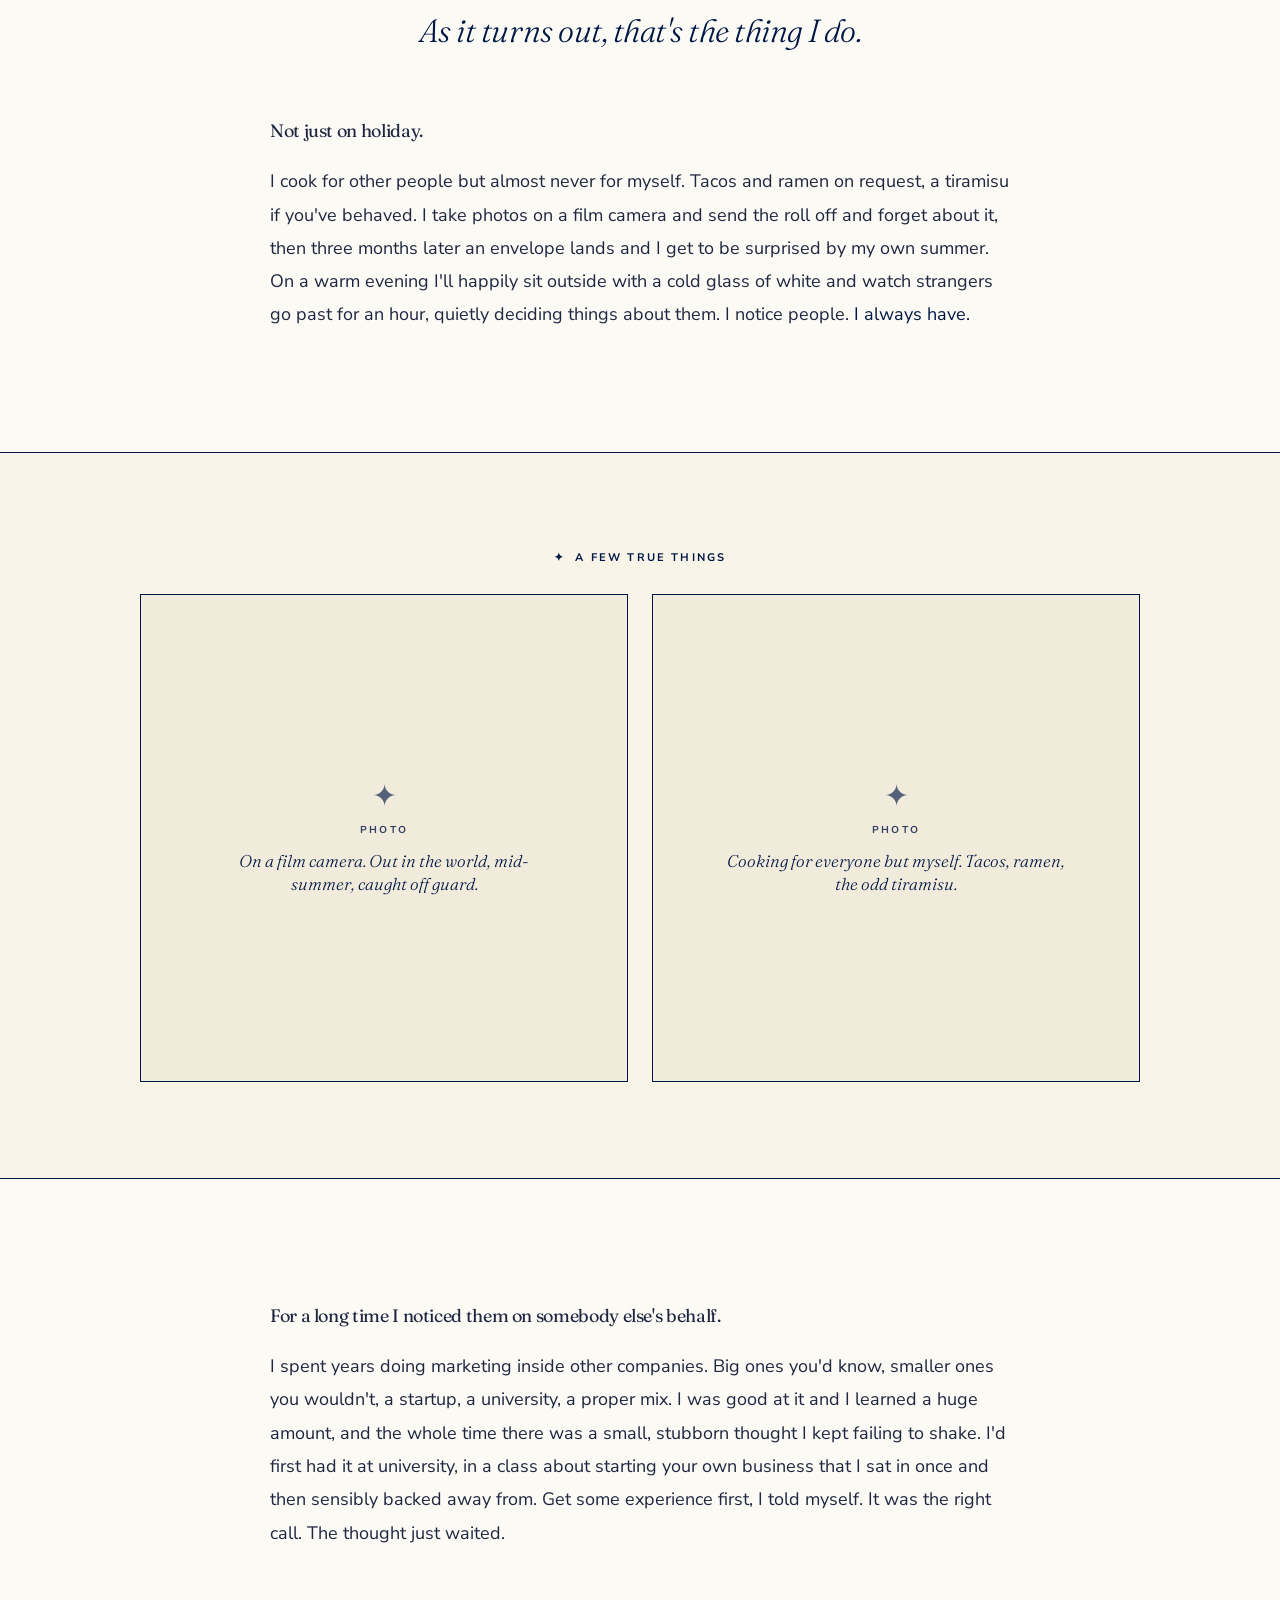
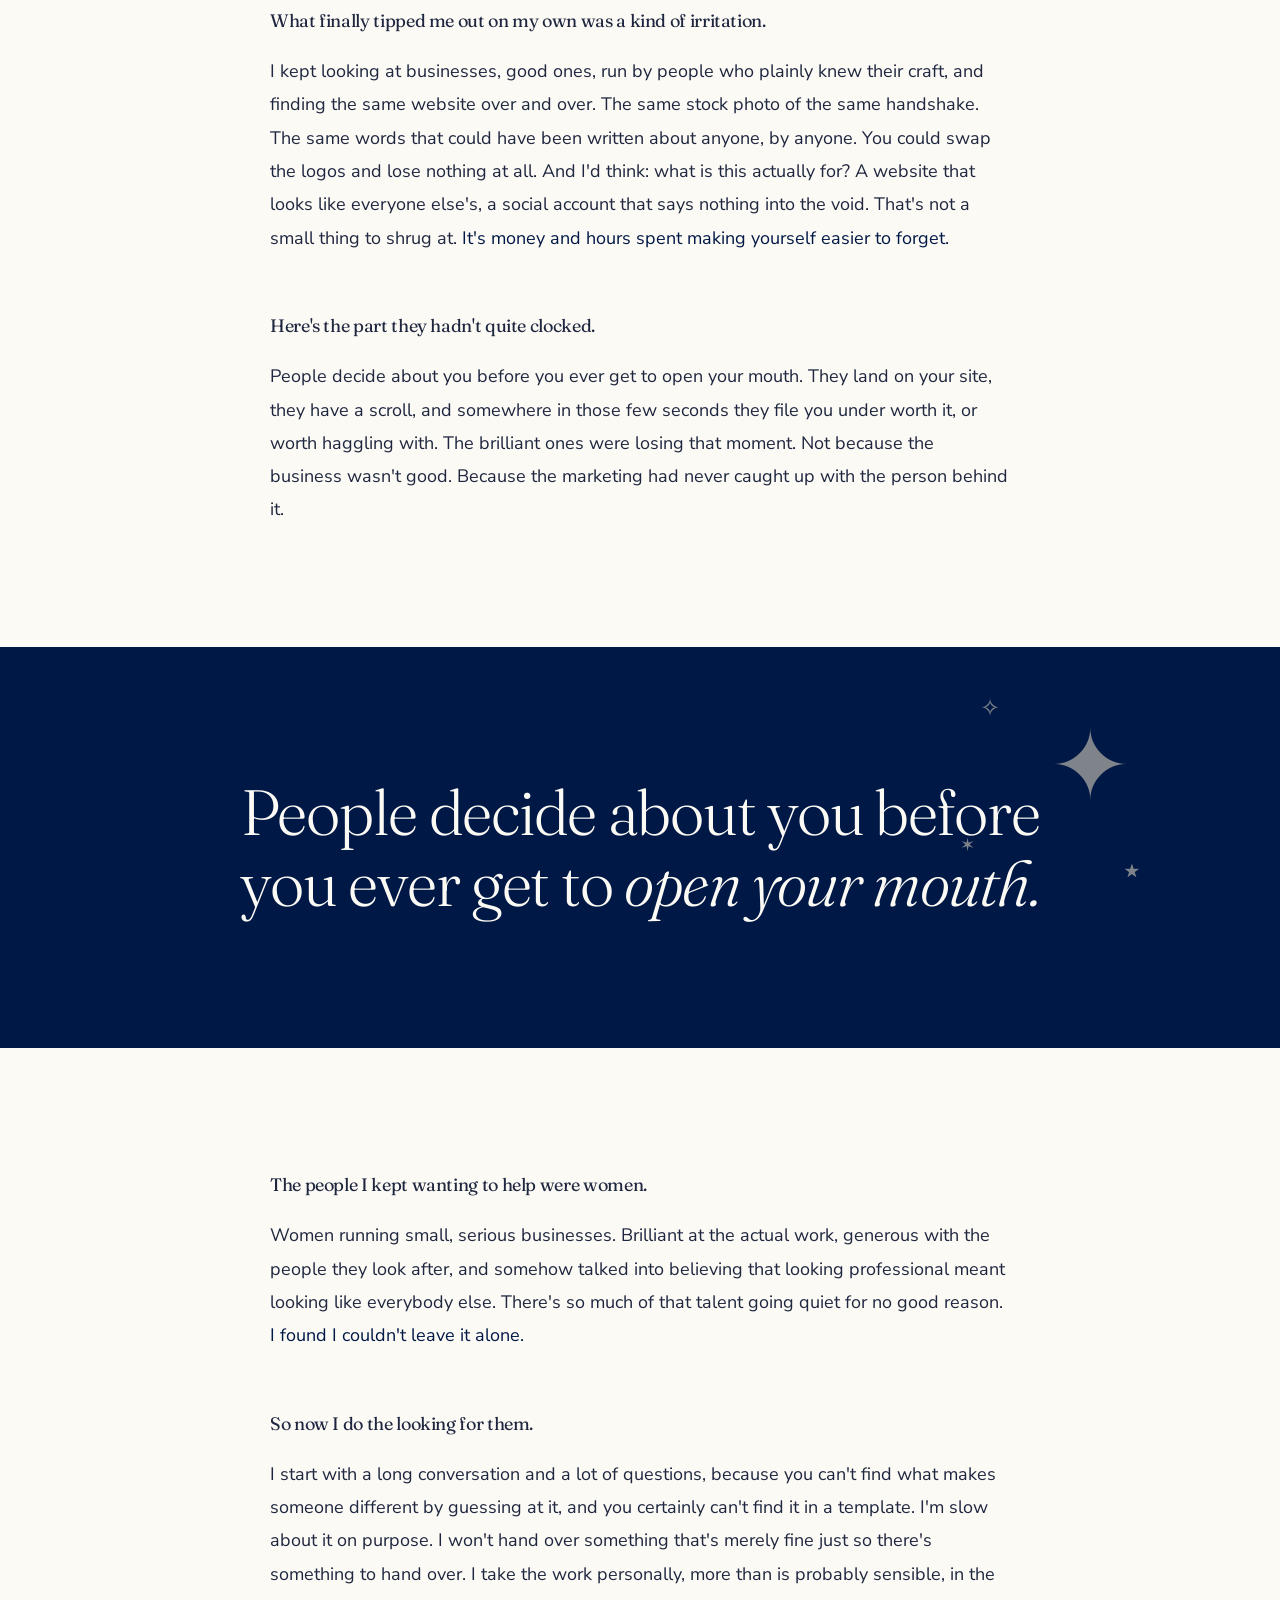
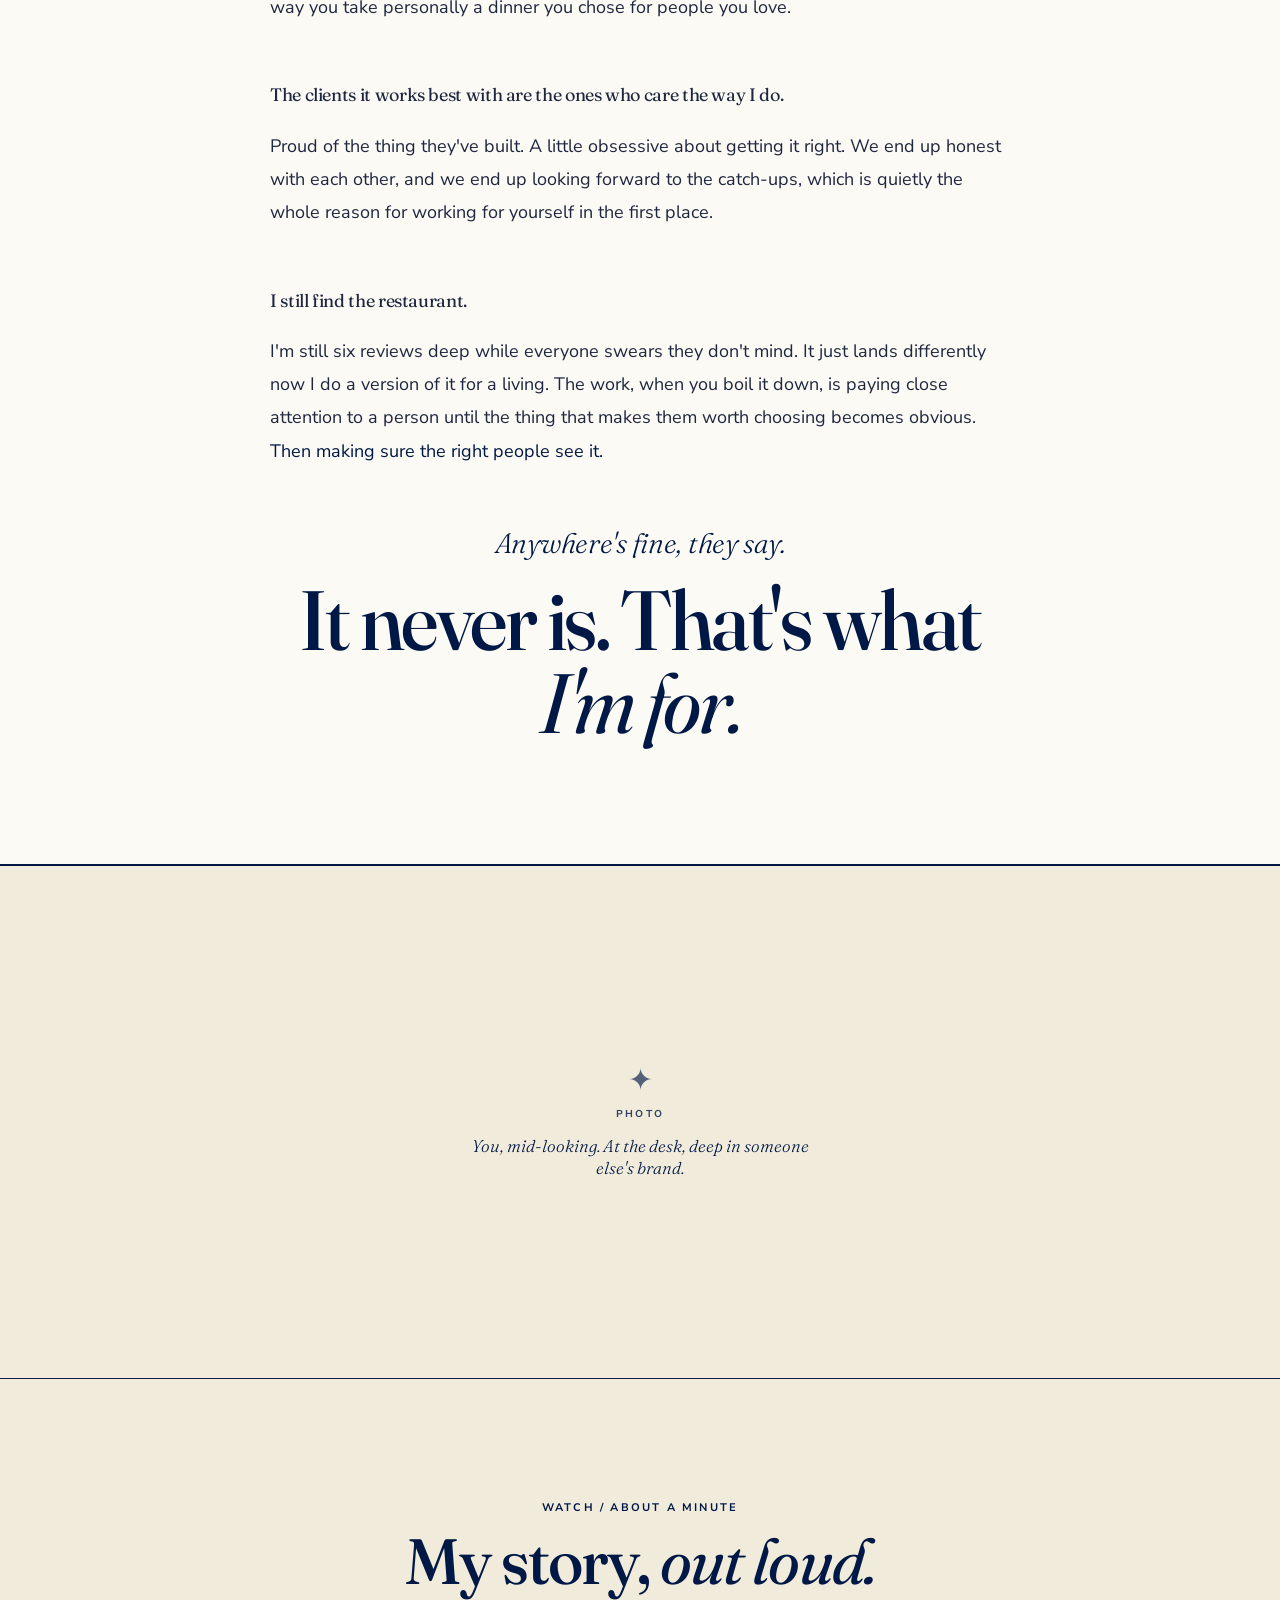
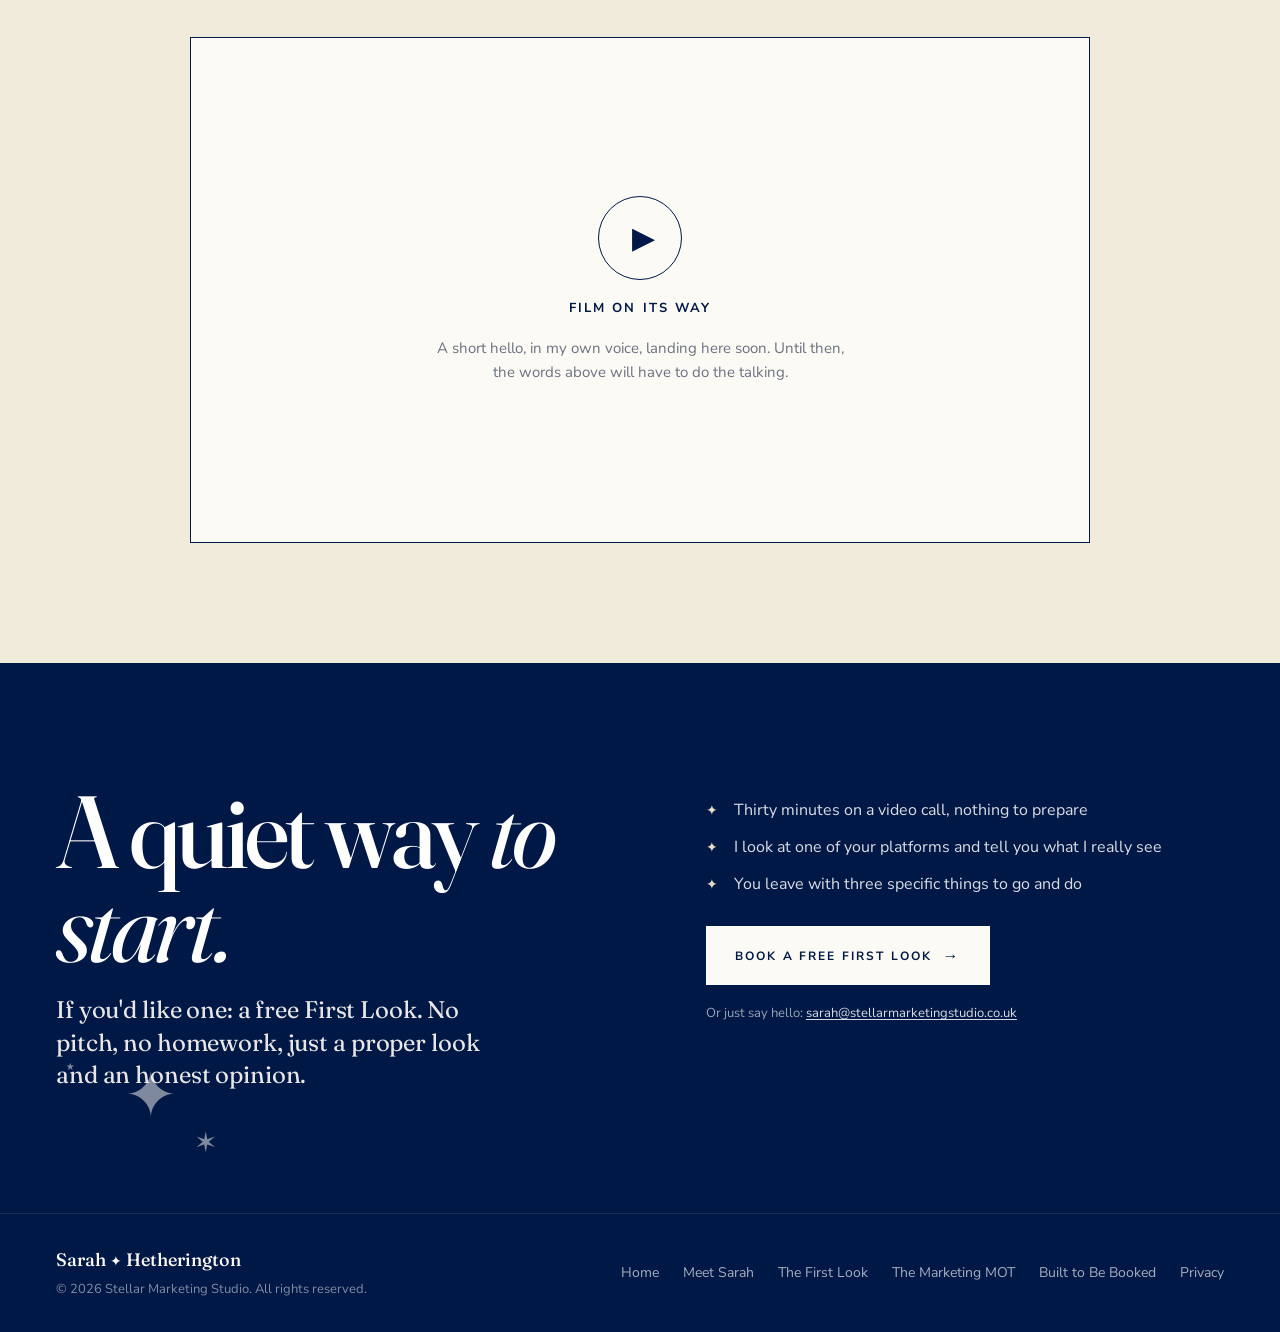
<file: meet-sarah.html>
<!DOCTYPE html>
<html lang="en">
<head>
<meta charset="UTF-8">
<meta name="viewport" content="width=device-width, initial-scale=1.0">
<title>Meet Sarah | Stellar Marketing Studio</title>
<meta name="description" content="The story of what I do, and who I do it for. I'm Sarah, the person behind Stellar Marketing Studio. I help women business owners become the one their clients can't ignore.">
<link rel="canonical" href="https://stellarmarketingstudio.co.uk/meet-sarah">
<meta property="og:type" content="profile">
<meta property="og:site_name" content="Stellar Marketing Studio">
<meta property="og:title" content="Meet Sarah | Stellar Marketing Studio">
<meta property="og:description" content="The story of what I do, and who I do it for. The person behind the marketing.">
<meta property="og:url" content="https://stellarmarketingstudio.co.uk/meet-sarah">
<meta property="og:image" content="https://stellarmarketingstudio.co.uk/images/sarah-portrait.jpg">
<meta name="twitter:card" content="summary_large_image">
<meta name="twitter:title" content="Meet Sarah | Stellar Marketing Studio">
<meta name="twitter:description" content="The story of what I do, and who I do it for. The person behind the marketing.">
<meta name="twitter:image" content="https://stellarmarketingstudio.co.uk/images/sarah-portrait.jpg">

<link rel="icon" href="favicon.svg" type="image/svg+xml">
<link rel="preconnect" href="https://fonts.googleapis.com">
<link href="https://fonts.googleapis.com/css2?family=Nunito+Sans:ital,wght@0,400;0,600;0,700;1,400&family=Fraunces:ital,opsz,wght@0,9..144,300;0,9..144,400;0,9..144,500;0,9..144,600;0,9..144,700;1,9..144,300;1,9..144,400;1,9..144,600&display=swap" rel="stylesheet">
<link rel="stylesheet" href="styles.css">
<style>
  *,*::before,*::after{box-sizing:border-box;margin:0;padding:0}
  strong{font-weight:inherit!important}
  
  html,body{background:var(--base);color:var(--navy);font-family:'Nunito Sans',sans-serif;font-size:16px;line-height:1.55;-webkit-font-smoothing:antialiased}
  ::selection{background:var(--navy);color:var(--base)}
  .page{width:100%;background:var(--base);position:relative;overflow:hidden}
  .ast{display:inline-block;color:var(--navy);font-family:'Fraunces',serif;line-height:1}
  a{color:inherit}

  /* SPARKLES */
  .sparkles{position:absolute;pointer-events:none;line-height:1;z-index:1}
  .sparkles span{position:absolute;display:inline-block;color:var(--navy);font-family:'Fraunces',serif;font-weight:300;animation:twinkle 3.6s ease-in-out infinite;will-change:transform,opacity}
  .sparkles span.lite{color:var(--mid-grey)}
  .sparkles span.dim{opacity:.35}
  
  

  /* NAV */
  nav{display:flex;align-items:center;justify-content:space-between;padding:22px var(--gutter);background:var(--base);border-bottom:1px solid var(--navy);position:sticky;top:0;z-index:1000;gap:24px}
  .wm{font-family:'Fraunces',serif;font-weight:500;font-size:22px;letter-spacing:-.02em;color:var(--navy);text-decoration:none;display:flex;align-items:center;gap:6px;flex-shrink:0}
  .wm .ast{font-size:18px}
  .nav-links{display:flex;gap:26px;align-items:center}
  .nav-links a{font-size:13px;font-weight:600;color:var(--navy);text-decoration:none;letter-spacing:.02em}
  .nav-links a:hover{opacity:.7}
  .nav-links a.active{color:var(--navy);font-weight:700;text-decoration:underline;text-underline-offset:4px}
  .nav-links .pill{border:1px solid var(--navy);padding:8px 16px;border-radius:0;background:var(--navy);color:var(--base);font-size:11px;letter-spacing:.16em;text-transform:uppercase;transition:background .2s, color .2s;white-space:nowrap}
  .nav-links .pill:hover{background:var(--navy-deep);border-color:var(--navy-deep);opacity:1}

  /* HERO */
  .hero{background:var(--base);color:var(--navy);position:relative;overflow:hidden;border-bottom:1px solid var(--navy);padding:72px var(--gutter) 88px}
  .hero-meta{display:flex;justify-content:space-between;align-items:center;padding-bottom:18px;border-bottom:1px solid var(--navy);font-size:11px;letter-spacing:.2em;text-transform:uppercase;font-weight:700;color:var(--navy);margin-bottom:72px}
  .hero-grid{display:grid;grid-template-columns:1.05fr .95fr;gap:64px;align-items:end}
  .hero h1{font-family:'Fraunces',serif;font-weight: 500;font-size:clamp(46px,6vw,96px);line-height:.95;letter-spacing:-.035em;color:var(--navy);margin:0}
  .hero h1 .it{display:block;font-style:italic;font-weight:300;margin-top:.12em}
  .hero-lede{font-family:'Fraunces',serif;font-size:clamp(18px,2.2vw,24px);line-height:1.45;font-weight:400;color:var(--navy);max-width:520px;margin-top:40px;letter-spacing:-.005em}
  .hero-portrait{aspect-ratio:4/5;width:100%;border:1px solid var(--navy);background:var(--panel) url('images/sarah-portrait.jpg') center top/cover}

  /* READ / ARTICLE */
  .read{padding:var(--section-y) var(--gutter);background:var(--base);border-bottom:1px solid var(--navy)}
  .read-col{max-width:740px;margin:0 auto}
  .movement{margin-bottom:54px}
  .movement:last-child{margin-bottom:0}
  .lead{font-family:'Fraunces',serif;font-weight:400;font-size:clamp(26px,3.4vw,38px);line-height:1.14;letter-spacing:-.02em;color:var(--navy);margin-bottom:20px}
  .movement p{font-size:18px;line-height:1.85;color:var(--body);margin-bottom:18px}
  .movement p:last-child{margin-bottom:0}
  .movement p strong{color:var(--navy)}
  .standfirst{font-size:21px;line-height:1.7;color:var(--navy)}
  .aside-line{font-family:'Fraunces',serif;font-weight:300;font-style:italic;font-size:clamp(24px,3vw,32px);line-height:1.2;letter-spacing:-.015em;color:var(--navy);margin:64px 0;text-align:center}

  /* CLOSER */
  .closer{text-align:center;margin-top:8px}
  .closer .small{font-family:'Fraunces',serif;font-weight:300;font-style:italic;font-size:clamp(20px,2.6vw,28px);color:var(--navy);margin-bottom:14px;letter-spacing:-.01em}
  .closer .big{font-family:'Fraunces',serif;font-weight: 500;font-size:clamp(40px,7vw,84px);line-height:.98;letter-spacing:-.03em;color:var(--navy)}
  .closer .big em{font-style:italic;font-weight:400}

  /* PORTRAIT BAND */
  .portrait-band{padding:0;background:var(--tint);border-bottom:1px solid var(--navy)}
  .portrait-grid{display:grid;grid-template-columns:1fr 1fr;align-items:stretch}
  .portrait-img{aspect-ratio:4/5;background-size:cover;background-position:top center;background-image:url('images/sarah-portrait.jpg');width:100%;border-right:1px solid var(--navy)}
  .portrait-cap{display:flex;flex-direction:column;justify-content:center;padding:64px var(--gutter);position:relative}
  .portrait-cap .kicker{font-size:11px;letter-spacing:.2em;text-transform:uppercase;font-weight:700;color:var(--navy);margin-bottom:18px}
  .portrait-cap .q{font-family:'Fraunces',serif;font-weight:300;font-size:clamp(26px,3.2vw,40px);line-height:1.18;letter-spacing:-.02em;color:var(--navy)}
  .portrait-cap .q em{font-style:italic;font-weight:300}
  .portrait-cap .sig{margin-top:24px;font-size:13px;letter-spacing:.04em;color:var(--mid-grey);font-style:italic}

  /* PHOTO PLACEHOLDERS */
  .ph{position:relative;border:1px solid var(--navy);background:var(--panel);display:flex;flex-direction:column;align-items:center;justify-content:center;gap:12px;text-align:center;padding:28px;color:var(--navy);min-height:160px}
  .ph .gl{font-family:'Fraunces',serif;font-size:30px;line-height:1;opacity:.65}
  .ph .lab{font-size:10px;letter-spacing:.22em;text-transform:uppercase;font-weight:700;opacity:.8}
  .ph .cap{font-family:'Fraunces',serif;font-style:italic;font-weight:300;font-size:17px;line-height:1.3;max-width:32ch;color:var(--navy)}
  .ph--tall{aspect-ratio:4/5}
  .ph--sq{aspect-ratio:1/1}
  .ph--wide{aspect-ratio:5/2}
  .twoup{padding:96px var(--gutter);background:var(--tint);border-bottom:1px solid var(--navy)}
  .twoup-inner{max-width:1000px;margin:0 auto}
  .twoup .eyebrow{font-size:11px;letter-spacing:.2em;text-transform:uppercase;font-weight:700;color:var(--navy);margin-bottom:28px;text-align:center}
  .twoup-grid{display:grid;grid-template-columns:1fr 1fr;gap:24px}
  .wideband{border-top:1px solid var(--navy);border-bottom:1px solid var(--navy);background:var(--panel)}
  .wideband .ph{border:none}

  /* PULL QUOTE */
  .pull{background:var(--navy);color:var(--base);padding:128px 56px;border-bottom:1px solid var(--navy);position:relative;overflow:hidden}
  .pull blockquote{font-family:'Fraunces',serif;font-weight:300;font-size:clamp(32px,5vw,64px);line-height:1.12;letter-spacing:-.02em;color:var(--base);max-width:900px;margin:0 auto;text-align:center;position:relative;z-index:2}
  .pull blockquote em{font-style:italic;font-weight:300;color:var(--base)}
  .pull .sparkles{top:48px;right:7%;width:240px;height:200px;opacity:.55}
  .pull .sparkles span{color:var(--stone)}
  .pull .sparkles .a1{top:20px;left:100px;font-size:96px}
  .pull .sparkles .a2{top:0;left:30px;font-size:24px;animation-delay:.6s;animation-name:twinkleSlow}
  .pull .sparkles .a3{top:140px;left:10px;font-size:18px;animation-delay:1.2s}
  .pull .sparkles .a4{top:155px;left:170px;font-size:38px;animation-delay:.4s}

  /* VIDEO */
  .film{padding:var(--section-y) var(--gutter);background:var(--panel);border-bottom:1px solid var(--navy)}
  .film-head{text-align:center;margin-bottom:44px}
  .film-head .kicker{font-size:11px;letter-spacing:.2em;text-transform:uppercase;font-weight:700;color:var(--navy);margin-bottom:14px}
  .film-head h2{font-family:'Fraunces',serif;font-weight: 500;font-size:clamp(36px,5.4vw,64px);line-height:.98;letter-spacing:-.03em;color:var(--navy)}
  .film-head h2 em{font-style:italic;font-weight:400}
  .film-frame{max-width:900px;margin:0 auto;aspect-ratio:16/9;border:1px solid var(--navy);background:var(--base);display:flex;flex-direction:column;align-items:center;justify-content:center;gap:18px;text-align:center;padding:32px}
  .film-play{width:84px;height:84px;border:1px solid var(--navy);border-radius:50%;display:flex;align-items:center;justify-content:center}
  .film-play span{font-family:'Fraunces',serif;font-size:30px;color:var(--navy);margin-left:6px;line-height:1}
  .film-note{font-size:13px;letter-spacing:.16em;text-transform:uppercase;font-weight:700;color:var(--navy)}
  .film-sub{font-size:15px;color:var(--mid-grey);max-width:420px;line-height:1.6}

  /* CTA */
  .cta-sec{padding:var(--section-y) var(--gutter);background:var(--navy);color:var(--base);position:relative;overflow:hidden;border-bottom:1px solid var(--navy)}
  .cta-grid{display:grid;grid-template-columns:1.1fr 1fr;gap:80px;align-items:start;max-width:1180px;margin:0 auto;position:relative;z-index:2}
  .cta-l h2{font-family:'Fraunces',serif;font-weight: 500;font-size:clamp(52px,8vw,108px);line-height:.92;letter-spacing:-.035em;color:var(--white);margin-bottom:22px}
  .cta-l h2 em{font-style:italic;font-weight:400;color:var(--white)}
  .cta-l .lede{font-family:'Fraunces',serif;font-size:24px;line-height:1.35;font-weight:400;color:var(--base);max-width:460px;letter-spacing:-.005em;opacity:.92}
  .cta-r{padding-top:14px}
  .cta-r ul{list-style:none;padding:0;margin:0 0 30px;max-width:460px}
  .cta-r ul li{position:relative;padding:0 0 0 28px;margin-bottom:12px;font-size:16px;line-height:1.55;color:rgba(255,255,255,.85)}
  .cta-r ul li:before{content:'✦';position:absolute;left:0;top:2px;color:var(--stone);font-family:'Fraunces',serif;font-size:14px}
  .pill-cta{display:inline-flex;align-items:center;gap:10px;background:var(--base);color:var(--navy);padding:16px 28px;text-decoration:none;font-size:12px;font-weight:700;letter-spacing:.18em;text-transform:uppercase;white-space:nowrap;border:1px solid var(--base);transition:background .2s,color .2s,border-color .2s;cursor:pointer;font-family:inherit}
  .pill-cta:hover{background:var(--navy);color:var(--base);border-color:var(--base)}
  .pill-cta .arr{font-family:'Fraunces',serif;font-size:16px}
  .cta-r .alt{display:block;margin-top:18px;font-size:13px;color:rgba(255,255,255,.6);text-decoration:none}
  .cta-r .alt a{color:rgba(255,255,255,.85);text-decoration:underline;text-underline-offset:2px}
  .cta-sec .sparkles{bottom:56px;left:5%;width:200px;height:140px;opacity:.5}
  .cta-sec .sparkles span{color:var(--base)}
  .cta-sec .sparkles .a1{bottom:30px;left:60px;font-size:64px}
  .cta-sec .sparkles .a2{bottom:80px;left:0;font-size:20px;animation-delay:.5s}
  .cta-sec .sparkles .a3{bottom:0;left:130px;font-size:28px;animation-delay:1s}

  /* FOOTER */
  footer{padding:32px var(--gutter);display:flex;justify-content:space-between;align-items:center;background:var(--navy);border-top:1px solid rgba(255,255,255,.1);color:rgba(255,255,255,.7);gap:24px}
  footer a{color:rgba(255,255,255,.65);text-decoration:none;margin-left:24px;font-size:14px;transition:color .2s}
  footer a:hover{color:var(--base)}
  footer .l{font-family:'Fraunces',serif;font-weight:500;font-size:18px;color:var(--base)}
  footer p{font-size:13px;color:rgba(255,255,255,.5);margin-top:6px}
  footer .l .ast{font-size:14px;color:var(--white)}
  .footer-links{display:flex;flex-wrap:wrap}

  /* HAMBURGER + MOBILE NAV */
  .hamburger{display:none;flex-direction:column;justify-content:center;gap:6px;width:40px;height:40px;background:none;border:1px solid var(--navy);padding:10px;flex-shrink:0}
  .hamburger span{display:block;height:2px;background:var(--navy);transition:transform .25s ease,opacity .25s ease}
  .hamburger.open span:nth-child(1){transform:translateY(8px) rotate(45deg)}
  .hamburger.open span:nth-child(2){opacity:0;transform:scaleX(0)}
  .hamburger.open span:nth-child(3){transform:translateY(-8px) rotate(-45deg)}
  .mobile-nav{display:none;position:fixed;inset:0;background:var(--base);z-index:999;flex-direction:column;align-items:center;justify-content:center;gap:32px}
  .mobile-nav.open{display:flex}
  .mobile-nav .m-link{font-family:'Nunito Sans',sans-serif;font-size:22px;font-weight:600;color:var(--navy);text-decoration:none;letter-spacing:.02em;opacity:.65;transition:opacity .2s}
  .mobile-nav .m-link.active,.mobile-nav .m-link:hover{opacity:1}
  .mobile-nav .pill{border:1px solid var(--navy);padding:10px 22px;background:var(--navy);color:var(--base);font-size:11px;letter-spacing:.16em;text-transform:uppercase;opacity:1;margin-top:8px;transition:background .2s,border-color .2s}
  .mobile-nav .pill:hover{background:var(--navy-deep);border-color:var(--navy-deep)}

  /* MOBILE */
  @media (max-width:900px){
    nav{padding:16px var(--gutter-m)}
    .nav-links{display:none}
    .hamburger{display:flex}
    .hero{padding:48px var(--gutter-m) 56px}
    .hero h1{font-size:clamp(40px,12vw,58px)}
    .hero-meta{margin-bottom:40px;font-size:10px}
    .hero-grid{grid-template-columns:1fr;gap:28px;align-items:start}
    .hero-lede{margin-top:32px}
    .twoup{padding:48px var(--gutter-m)}
    .twoup-grid{grid-template-columns:1fr;gap:16px}
    .ph--wide{aspect-ratio:4/3}
    .read{padding:var(--section-y-m) var(--gutter-m)}
    .movement{margin-bottom:42px}
    .aside-line{margin:44px 0}
    .portrait-grid{grid-template-columns:1fr}
    .portrait-img{border-right:none;border-bottom:1px solid var(--navy);aspect-ratio:4/5}
    .portrait-cap{padding:44px var(--gutter-m)}
    .pull{padding:var(--section-y-m) var(--gutter-m)}
    .pull .sparkles{display:none}
    .film{padding:var(--section-y-m) var(--gutter-m)}
    .film-frame{padding:24px}
    .cta-sec{padding:var(--section-y-m) var(--gutter-m)}
    .cta-grid{grid-template-columns:1fr;gap:36px}
    footer{flex-direction:column;align-items:flex-start;padding:28px var(--gutter-m)}
    .footer-links{gap:0}
    footer a:first-child{margin-left:0}
  }

  
</style>
<script type="application/ld+json">
{
  "@context": "https://schema.org",
  "@type": "AboutPage",
  "name": "Meet Sarah | Stellar Marketing Studio",
  "url": "https://stellarmarketingstudio.co.uk/meet-sarah",
  "mainEntity": {
    "@type": "Person",
    "name": "Sarah Hetherington",
    "jobTitle": "Founder & Marketing Consultant",
    "worksFor": {
      "@type": "Organization",
      "name": "Stellar Marketing Studio",
      "url": "https://stellarmarketingstudio.co.uk/"
    },
    "image": "https://stellarmarketingstudio.co.uk/images/sarah-portrait.jpg",
    "description": "Sarah helps women business owners become the one their ideal clients can't ignore."
  }
}
</script>
    <script>
    !function(t,e){var o,n,p,r;e.__SV||(window.posthog && window.posthog.__loaded)||(window.posthog=e,e._i=[],e.init=function(i,s,a){function g(t,e){var o=e.split(".");2==o.length&&(t=t[o[0]],e=o[1]),t[e]=function(){t.push([e].concat(Array.prototype.slice.call(arguments,0)))}}(p=t.createElement("script")).type="text/javascript",p.crossOrigin="anonymous",p.async=!0,p.src=s.api_host.replace(".i.posthog.com","-assets.i.posthog.com")+"/static/array.js",(r=t.getElementsByTagName("script")[0]).parentNode.insertBefore(p,r);var u=e;for(void 0!==a?u=e[a]=[]:a="posthog",u.people=u.people||[],u.toString=function(t){var e="posthog";return"posthog"!==a&&(e+="."+a),t||(e+=" (stub)"),e},u.people.toString=function(){return u.toString(1)+".people (stub)"},o="xi Si init Ni ji pr qi Ui $i capture calculateEventProperties Zi register register_once register_for_session unregister unregister_for_session Yi getFeatureFlag getFeatureFlagPayload getFeatureFlagResult isFeatureEnabled reloadFeatureFlags updateFlags updateEarlyAccessFeatureEnrollment getEarlyAccessFeatures on onFeatureFlags onSurveysLoaded onSessionId getSurveys getActiveMatchingSurveys renderSurvey displaySurvey cancelPendingSurvey canRenderSurvey canRenderSurveyAsync Ki identify setPersonProperties unsetPersonProperties group resetGroups setPersonPropertiesForFlags resetPersonPropertiesForFlags setGroupPropertiesForFlags resetGroupPropertiesForFlags reset setIdentity clearIdentity get_distinct_id getGroups get_session_id get_session_replay_url alias set_config startSessionRecording stopSessionRecording sessionRecordingStarted captureException addExceptionStep captureLog startExceptionAutocapture stopExceptionAutocapture loadToolbar get_property getSessionProperty Qi Wi createPersonProfile setInternalOrTestUser Ji Fi tn opt_in_capturing opt_out_capturing has_opted_in_capturing has_opted_out_capturing get_explicit_consent_status is_capturing clear_opt_in_out_capturing zi debug mr it getPageViewId captureTraceFeedback captureTraceMetric Ri".split(" "),n=0;n<o.length;n++)g(u,o[n]);e._i.push([i,s,a])},e.__SV=1)}(document,window.posthog||[]);
    posthog.init('phc_ojmSUSDdscWpKyy8WgV8x4Zumi3yiKmHpwqB6fj6Adks', {
        api_host: 'https://us.i.posthog.com',
        defaults: '2026-05-30',
        person_profiles: 'identified_only', // or 'always' to create profiles for anonymous users as well
        opt_out_capturing_by_default: true, // wait for cookie consent before tracking
    })
</script>
</head>
<body>
<!-- NAV -->
<nav>
  <a href="/" class="wm">Sarah <sup class="ast">✦</sup> Hetherington</a>
  <div class="nav-links">
    <a href="/">Home</a>
    <a href="/meet-sarah" class="active">Meet Sarah</a>
    <a href="/first-look">The First Look</a>
    <a href="/mot">The Marketing MOT</a>
    <a href="/built-to-be-booked">Built to Be Booked</a>
    <a href="#start" class="pill">Chat with me ↗</a>
  </div>
  <button class="hamburger" id="hamburger" aria-label="Menu"><span></span><span></span><span></span></button>
</nav>
<div class="mobile-nav" id="mobileNav">
  <a href="/" class="m-link">Home</a>
  <a href="/meet-sarah" class="m-link active">Meet Sarah</a>
  <a href="/first-look" class="m-link">The First Look</a>
  <a href="/mot" class="m-link">The Marketing MOT</a>
  <a href="/built-to-be-booked" class="m-link">Built to Be Booked</a>
  <a href="#start" class="pill m-btn" onclick="closeMobileNav()">Chat with me ↗</a>
</div>

<div class="page">

<!-- HERO -->
<section class="hero">
  <div class="hero-meta">
    <span>Stellar Marketing Studio</span>
    <span>Meet Sarah / The person behind it</span>
  </div>
  <div class="hero-grid">
    <div class="hero-l">
      <h1>Anywhere's fine.<span class="it">It never is.</span></h1>
      <p class="hero-lede">Hello, I'm Sarah. Before we get to the marketing bit, let me tell you about dinner.</p>
    </div>
    <div class="hero-r">
      <div class="hero-portrait" role="img" aria-label="Portrait of Sarah Hetherington"></div>
    </div>
  </div>
</section>

<!-- READ: part one -->
<section class="read">
  <div class="read-col">
    <div class="movement">
      <p class="lead">It's nine o'clock on a Friday and four hungry people are waiting on me.</p>
      <p class="standfirst">We're somewhere new, a city none of us really know, and the question has gone up: where are we eating? My phone is out. I'm six reviews deep, cross-referencing the photos against the menu against how far it is from where we're staying, and someone has just said, kindly, that they don't mind, anywhere's fine, honestly. They don't mean it. Nobody ever means it. And anyway, I mind. <strong>I always mind.</strong></p>
    </div>

    <div class="movement">
      <p class="lead">I'm the one who finds the restaurant.</p>
      <p>Every trip, every group, the job lands with me and I take it more seriously than it strictly deserves. Because the gap between a fine dinner and one you're still talking about years later is usually small, and usually findable, if someone's willing to do the looking.</p>
    </div>

    <p class="aside-line">As it turns out, that's the thing I do.</p>

    <div class="movement">
      <p class="lead">Not just on holiday.</p>
      <p>I cook for other people but almost never for myself. Tacos and ramen on request, a tiramisu if you've behaved. I take photos on a film camera and send the roll off and forget about it, then three months later an envelope lands and I get to be surprised by my own summer. On a warm evening I'll happily sit outside with a cold glass of white and watch strangers go past for an hour, quietly deciding things about them. I notice people. <strong>I always have.</strong></p>
    </div>
  </div>
</section>

<!-- TWO-UP EDITORIAL PHOTOS -->
<section class="twoup">
  <div class="twoup-inner">
    <div class="eyebrow">✦ &nbsp;A few true things</div>
    <div class="twoup-grid">
      <div class="ph ph--sq">
        <div class="gl">✦</div>
        <div class="lab">Photo</div>
        <div class="cap">On a film camera. Out in the world, mid-summer, caught off guard.</div>
      </div>
      <div class="ph ph--sq">
        <div class="gl">✦</div>
        <div class="lab">Photo</div>
        <div class="cap">Cooking for everyone but myself. Tacos, ramen, the odd tiramisu.</div>
      </div>
    </div>
  </div>
</section>

<!-- READ: part two -->
<section class="read">
  <div class="read-col">
    <div class="movement">
      <p class="lead">For a long time I noticed them on somebody else's behalf.</p>
      <p>I spent years doing marketing inside other companies. Big ones you'd know, smaller ones you wouldn't, a startup, a university, a proper mix. I was good at it and I learned a huge amount, and the whole time there was a small, stubborn thought I kept failing to shake. I'd first had it at university, in a class about starting your own business that I sat in once and then sensibly backed away from. Get some experience first, I told myself. It was the right call. The thought just waited.</p>
    </div>

    <div class="movement">
      <p class="lead">What finally tipped me out on my own was a kind of irritation.</p>
      <p>I kept looking at businesses, good ones, run by people who plainly knew their craft, and finding the same website over and over. The same stock photo of the same handshake. The same words that could have been written about anyone, by anyone. You could swap the logos and lose nothing at all. And I'd think: what is this actually for? A website that looks like everyone else's, a social account that says nothing into the void. That's not a small thing to shrug at. <strong>It's money and hours spent making yourself easier to forget.</strong></p>
    </div>

    <div class="movement">
      <p class="lead">Here's the part they hadn't quite clocked.</p>
      <p>People decide about you before you ever get to open your mouth. They land on your site, they have a scroll, and somewhere in those few seconds they file you under worth it, or worth haggling with. The brilliant ones were losing that moment. Not because the business wasn't good. Because the marketing had never caught up with the person behind it.</p>
    </div>
  </div>
</section>

<!-- PULL QUOTE -->
<section class="pull">
  <div class="sparkles">
    <span class="a1">✦</span><span class="a2">✧</span><span class="a3">✶</span><span class="a4">⋆</span>
  </div>
  <blockquote>People decide about you before you ever get to <em>open your mouth.</em></blockquote>
</section>

<!-- READ: part three -->
<section class="read">
  <div class="read-col">
    <div class="movement">
      <p class="lead">The people I kept wanting to help were women.</p>
      <p>Women running small, serious businesses. Brilliant at the actual work, generous with the people they look after, and somehow talked into believing that looking professional meant looking like everybody else. There's so much of that talent going quiet for no good reason. <strong>I found I couldn't leave it alone.</strong></p>
    </div>

    <div class="movement">
      <p class="lead">So now I do the looking for them.</p>
      <p>I start with a long conversation and a lot of questions, because you can't find what makes someone different by guessing at it, and you certainly can't find it in a template. I'm slow about it on purpose. I won't hand over something that's merely fine just so there's something to hand over. I take the work personally, more than is probably sensible, in the way you take personally a dinner you chose for people you love.</p>
    </div>

    <div class="movement">
      <p class="lead">The clients it works best with are the ones who care the way I do.</p>
      <p>Proud of the thing they've built. A little obsessive about getting it right. We end up honest with each other, and we end up looking forward to the catch-ups, which is quietly the whole reason for working for yourself in the first place.</p>
    </div>

    <div class="movement">
      <p class="lead">I still find the restaurant.</p>
      <p>I'm still six reviews deep while everyone swears they don't mind. It just lands differently now I do a version of it for a living. The work, when you boil it down, is paying close attention to a person until the thing that makes them worth choosing becomes obvious. <strong>Then making sure the right people see it.</strong></p>
    </div>

    <div class="closer">
      <p class="small">Anywhere's fine, they say.</p>
      <p class="big">It never is. That's what <em>I'm for.</em></p>
    </div>
  </div>
</section>

<!-- WIDE EDITORIAL PHOTO -->
<section class="wideband">
  <div class="ph ph--wide">
    <div class="gl">✦</div>
    <div class="lab">Photo</div>
    <div class="cap">You, mid-looking. At the desk, deep in someone else's brand.</div>
  </div>
</section>

<!-- VIDEO -->
<section class="film">
  <div class="film-head">
    <div class="kicker">Watch / about a minute</div>
    <h2>My story, <em>out loud.</em></h2>
  </div>
  <div class="film-frame">
    <div class="film-play"><span>&#9654;</span></div>
    <div class="film-note">Film on its way</div>
    <p class="film-sub">A short hello, in my own voice, landing here soon. Until then, the words above will have to do the talking.</p>
  </div>
</section>

<!-- CTA -->
<section class="cta-sec" id="start">
  <div class="sparkles">
    <span class="a1">✦</span><span class="a2">⋆</span><span class="a3">✶</span>
  </div>
  <div class="cta-grid">
    <div class="cta-l">
      <h2>A quiet way <em>to start.</em></h2>
      <p class="lede">If you'd like one: a free First Look. No pitch, no homework, just a proper look and an honest opinion.</p>
    </div>
    <div class="cta-r">
      <ul>
        <li>Thirty minutes on a video call, nothing to prepare</li>
        <li>I look at one of your platforms and tell you what I really see</li>
        <li>You leave with three specific things to go and do</li>
      </ul>
      <a href="/first-look" class="pill-cta">Book a free First Look <span class="arr">→</span></a>
      <span class="alt">Or just say hello: <a href="mailto:sarah@stellarmarketingstudio.co.uk">sarah@stellarmarketingstudio.co.uk</a></span>
    </div>
  </div>
</section>

<footer>
  <div>
    <div class="l">Sarah <span class="ast">✦</span> Hetherington</div>
    <p>© 2026 Stellar Marketing Studio. All rights reserved.</p>
  </div>
  <div class="footer-links">
    <a href="/">Home</a>
    <a href="/meet-sarah">Meet Sarah</a>
    <a href="/first-look">The First Look</a>
    <a href="/mot">The Marketing MOT</a>
    <a href="/built-to-be-booked">Built to Be Booked</a>
    <a href="/privacy-policy">Privacy</a>
  </div>
</footer>

</div>

<script>
(function(){
  var hamburger=document.getElementById('hamburger');
  var mobileNav=document.getElementById('mobileNav');
  if(!hamburger||!mobileNav)return;
  window.closeMobileNav=function(){
    hamburger.classList.remove('open');
    mobileNav.classList.remove('open');
    document.body.style.overflow='';
  };
  hamburger.addEventListener('click',function(){
    if(mobileNav.classList.contains('open')){window.closeMobileNav();}
    else{hamburger.classList.add('open');mobileNav.classList.add('open');document.body.style.overflow='hidden';}
  });
  mobileNav.querySelectorAll('.m-link').forEach(function(link){
    link.addEventListener('click',window.closeMobileNav);
  });
})();
</script>
<!-- Cookie consent banner -->
<div id="cookie-consent" role="dialog" aria-live="polite" aria-label="Cookie consent" style="display:none;position:fixed;bottom:20px;left:20px;right:20px;max-width:440px;margin:0 auto;background:#001846;color:#faf6ec;padding:20px 22px;border-radius:14px;box-shadow:0 12px 40px rgba(0,0,0,.25);font-family:inherit;z-index:99999;">
  <p style="margin:0 0 14px;font-size:14px;line-height:1.5;">I use cookies to see how people get on with my site, so I can keep making it better. Happy for me to switch them on?</p>
  <div style="display:flex;gap:10px;flex-wrap:wrap;">
    <button id="cookie-accept" style="flex:1;min-width:120px;cursor:pointer;border:0;border-radius:8px;padding:11px 16px;font-size:14px;font-weight:600;background:#faf6ec;color:#001846;">Yes, that's fine</button>
    <button id="cookie-decline" style="flex:1;min-width:120px;cursor:pointer;border:1px solid rgba(250,246,236,.4);border-radius:8px;padding:11px 16px;font-size:14px;font-weight:600;background:transparent;color:#faf6ec;">No thanks</button>
  </div>
  <a href="/privacy-policy" style="display:inline-block;margin-top:12px;font-size:12px;color:#e7dec5;text-decoration:underline;">See my privacy policy</a>
</div>
<script>
(function(){
  var KEY='sms_cookie_consent';
  var banner=document.getElementById('cookie-consent');
  var choice=null;
  try{choice=localStorage.getItem(KEY);}catch(e){}
  function start(){if(window.posthog&&posthog.opt_in_capturing){posthog.opt_in_capturing();}}
  function stop(){if(window.posthog&&posthog.opt_out_capturing){posthog.opt_out_capturing();}}
  if(choice==='accepted'){start();}
  else if(choice==='declined'){stop();}
  else if(banner){banner.style.display='block';}
  var a=document.getElementById('cookie-accept');
  var d=document.getElementById('cookie-decline');
  if(a){a.addEventListener('click',function(){try{localStorage.setItem(KEY,'accepted');}catch(e){}start();banner.style.display='none';});}
  if(d){d.addEventListener('click',function(){try{localStorage.setItem(KEY,'declined');}catch(e){}stop();banner.style.display='none';});}
})();
</script>
</body>
</html>
</file>
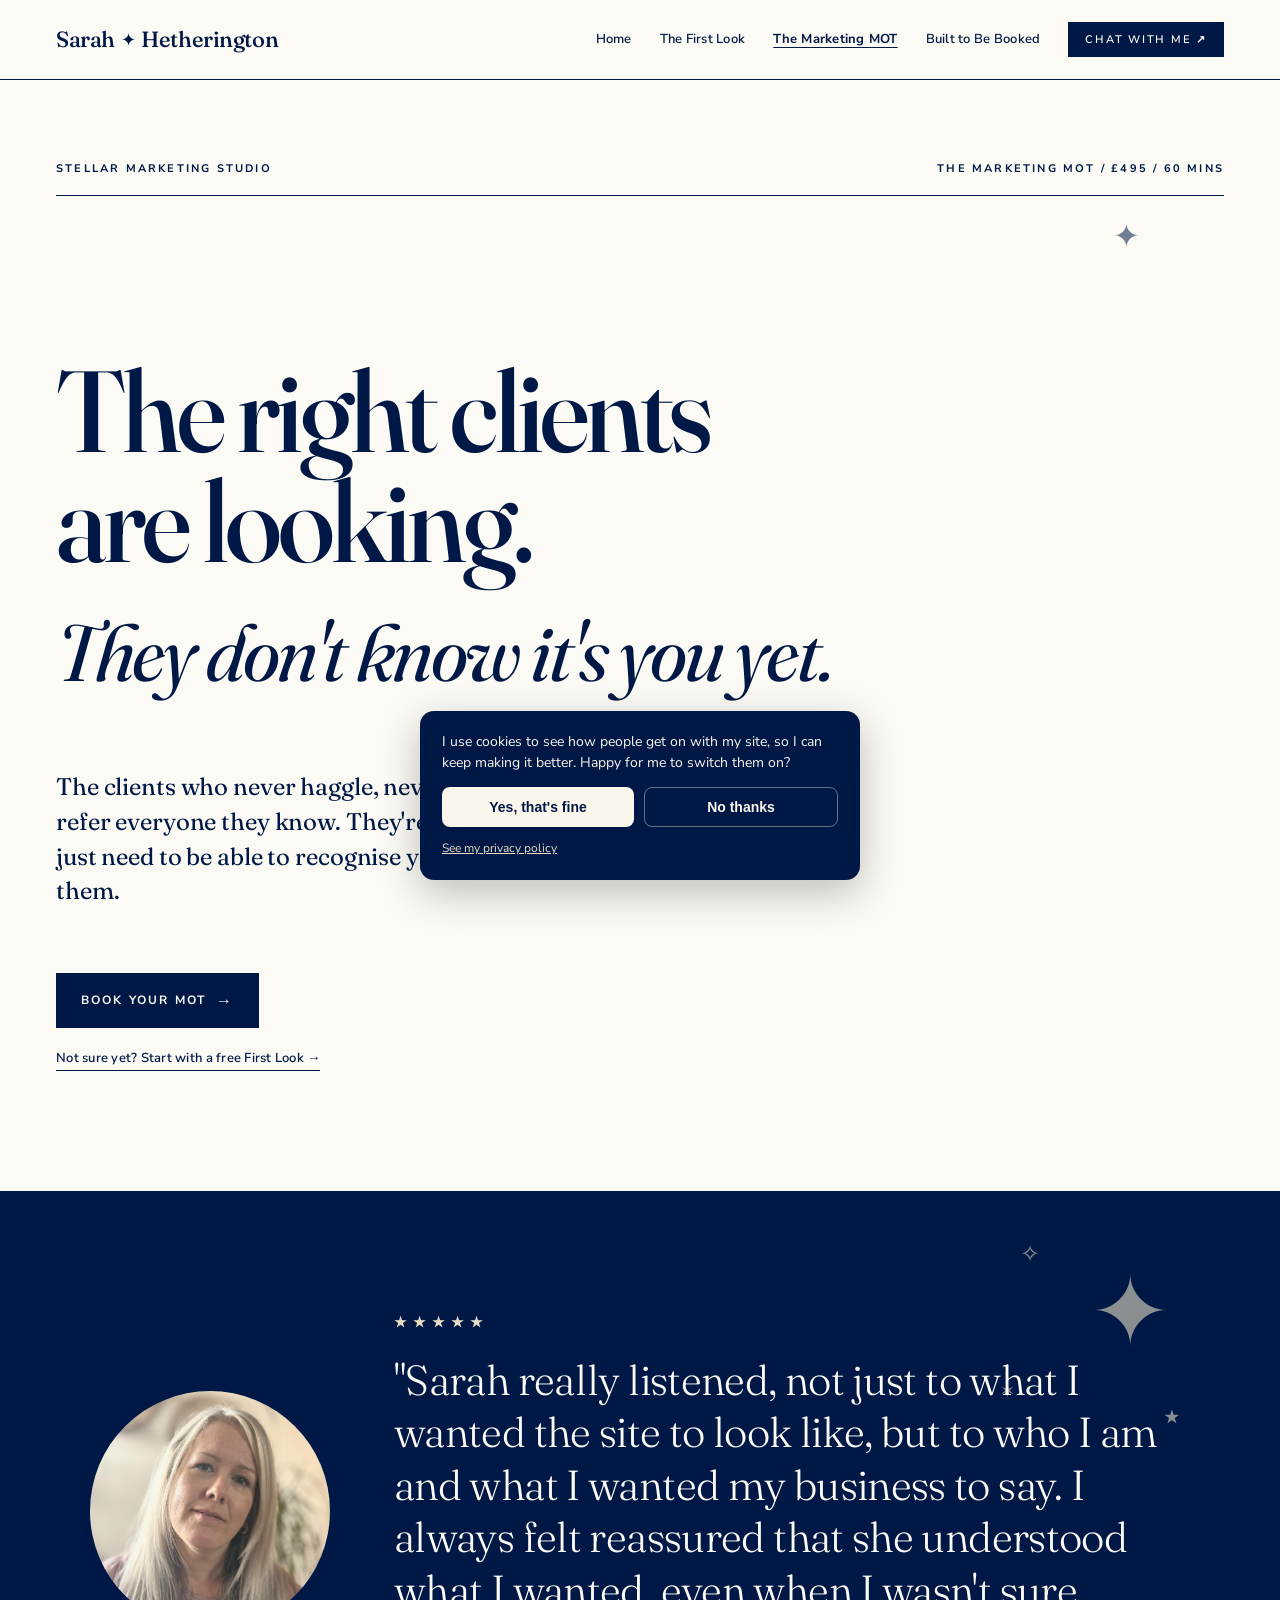
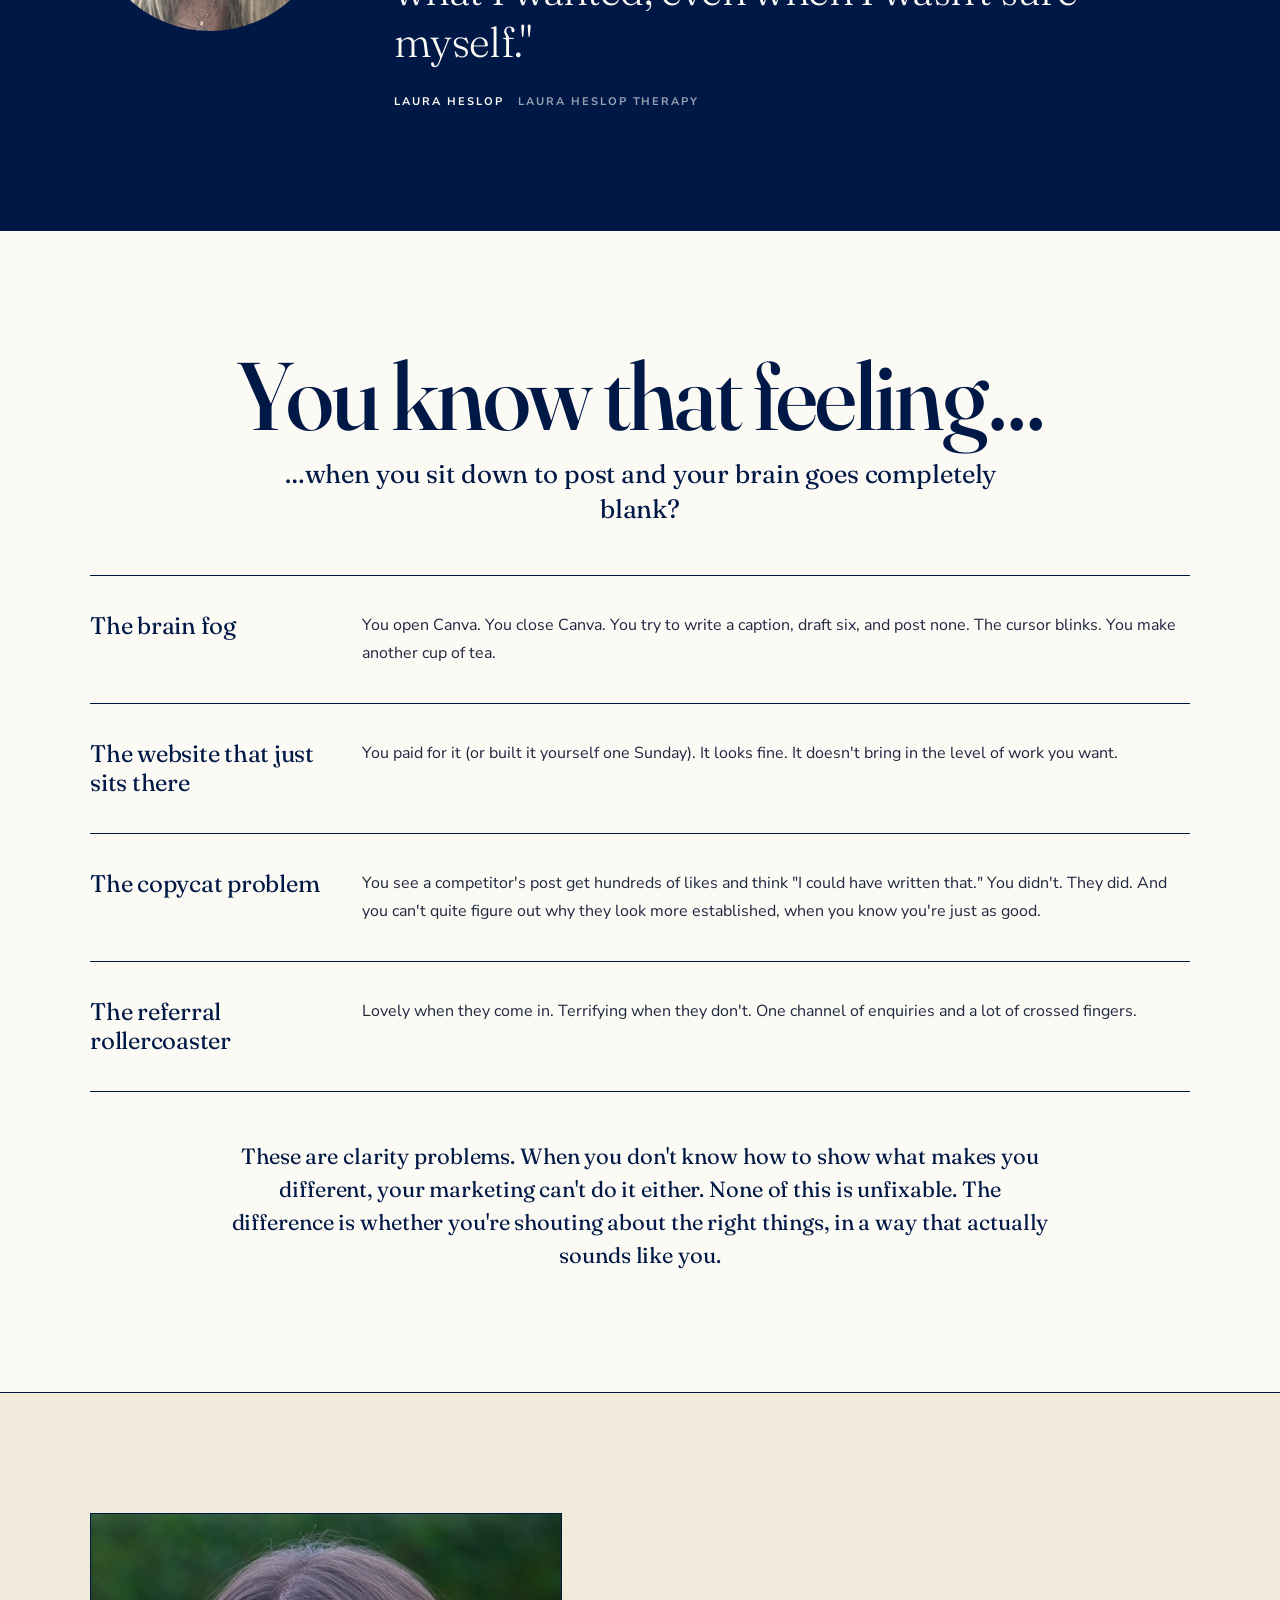
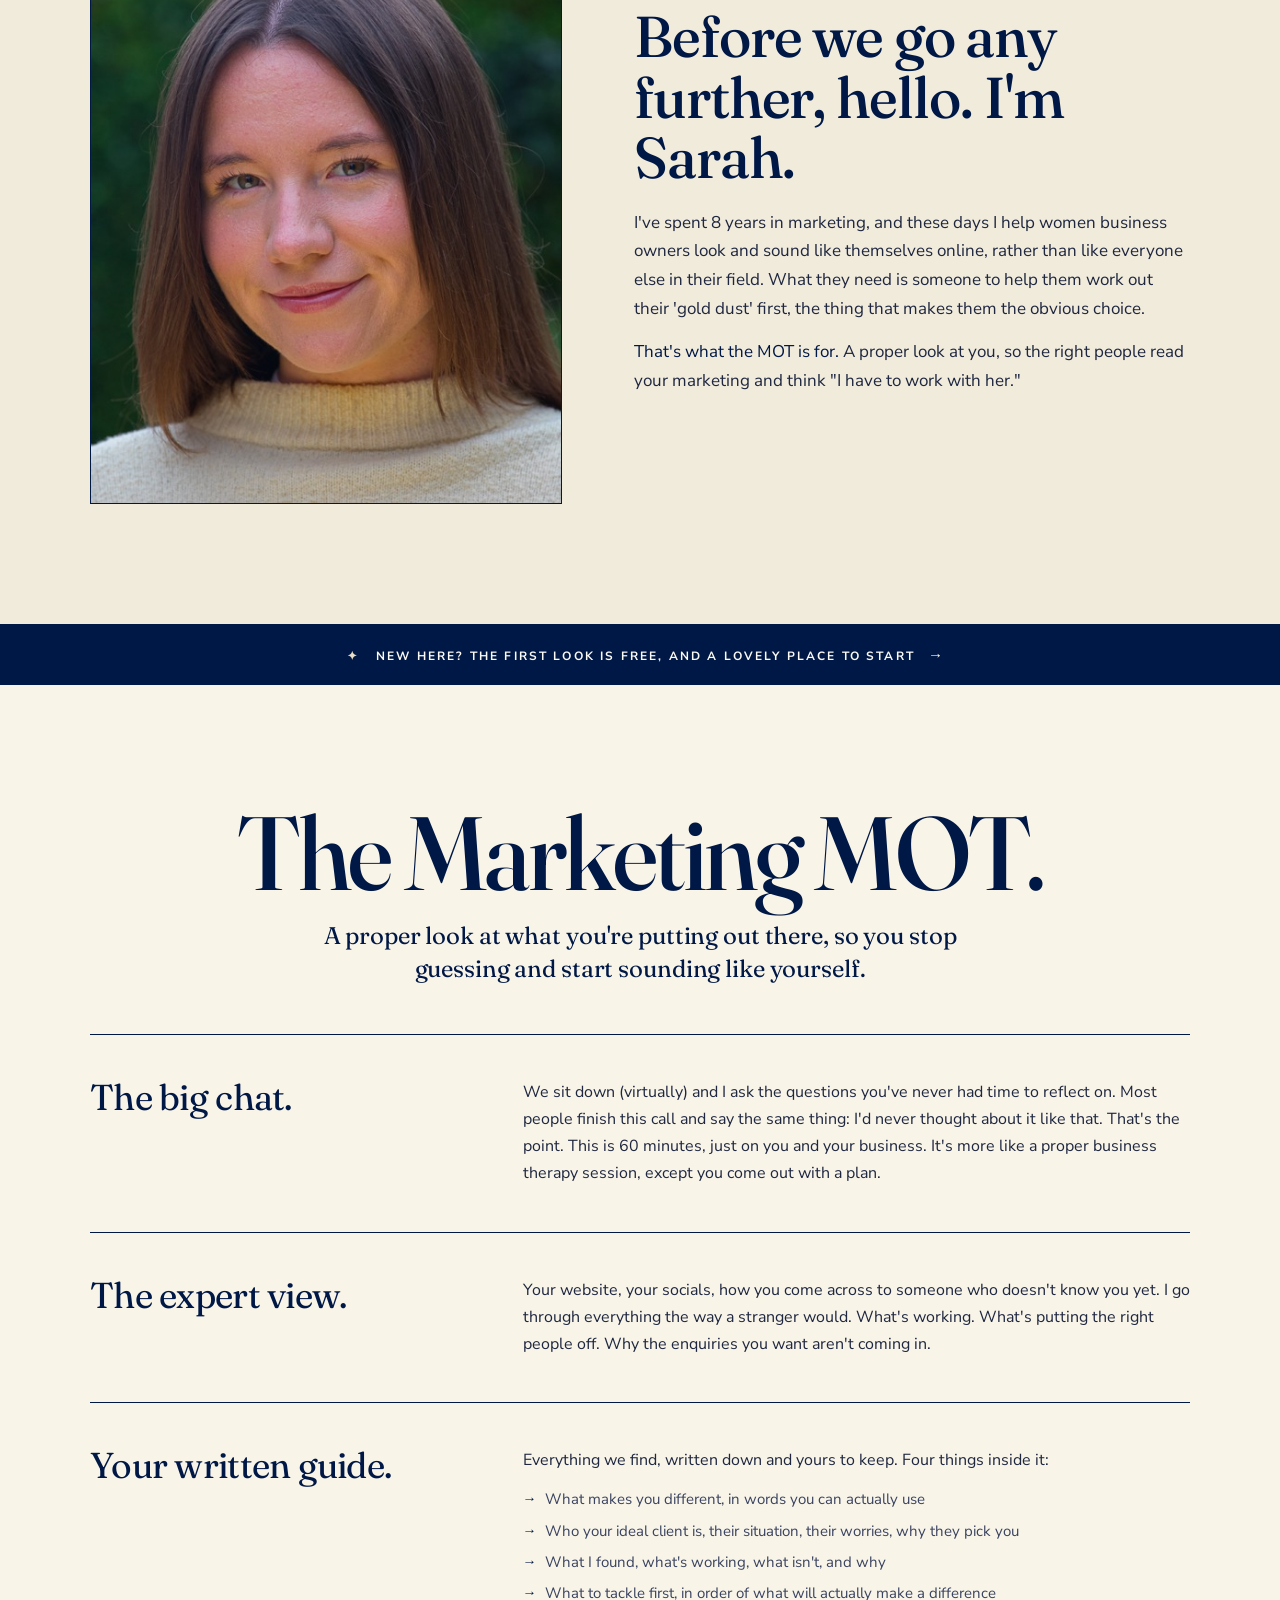
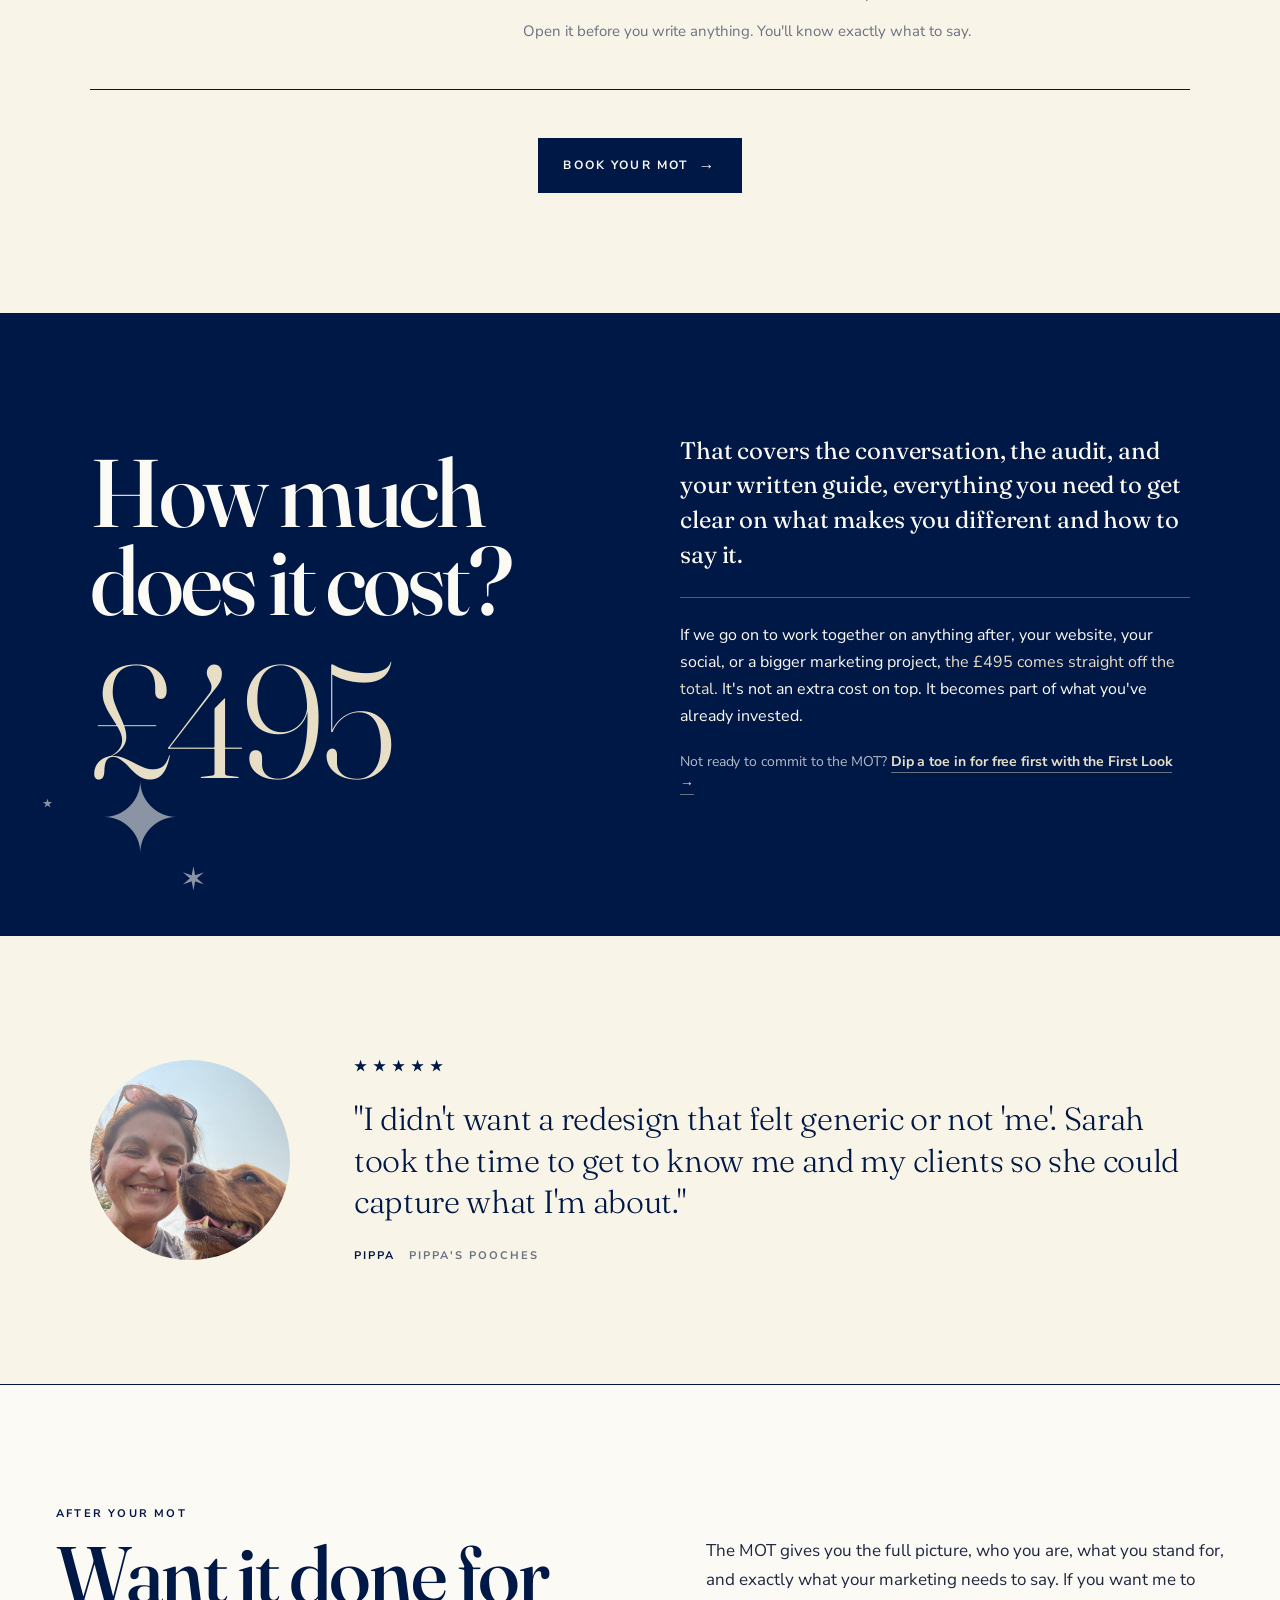
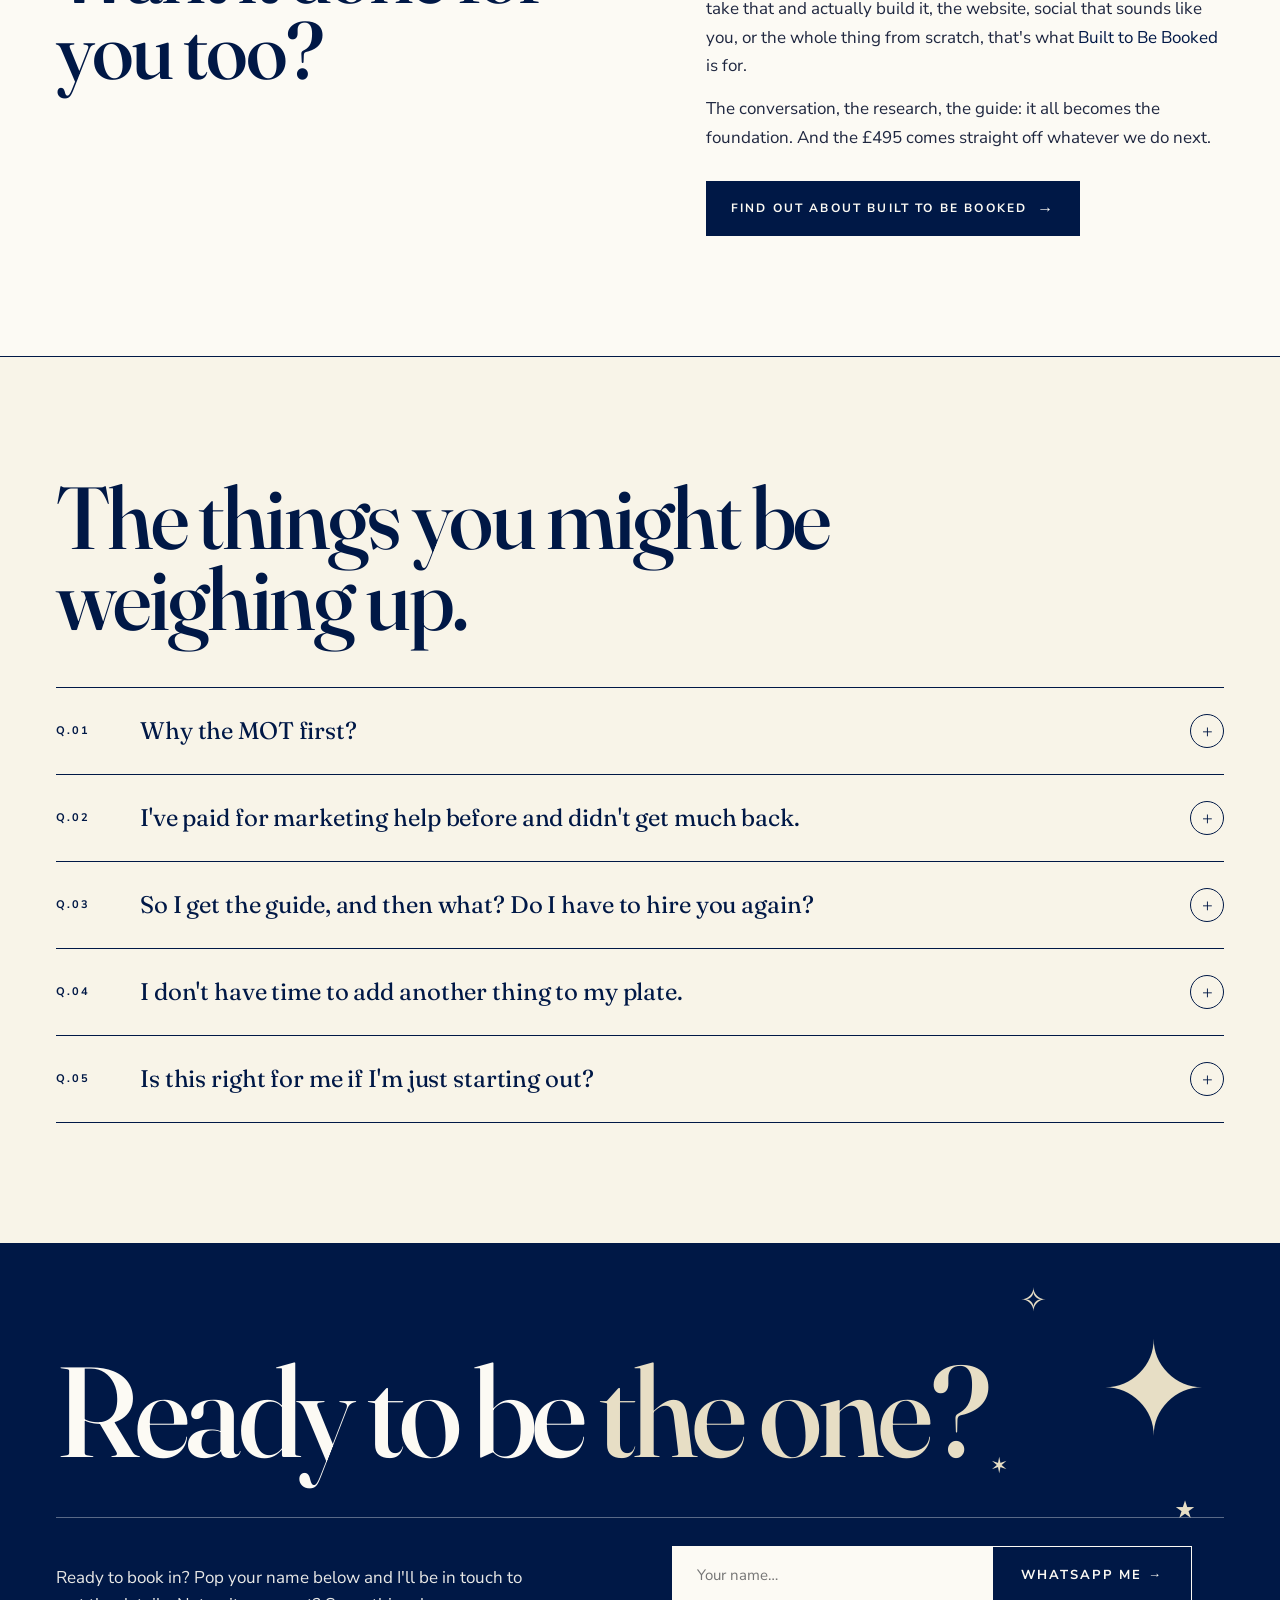
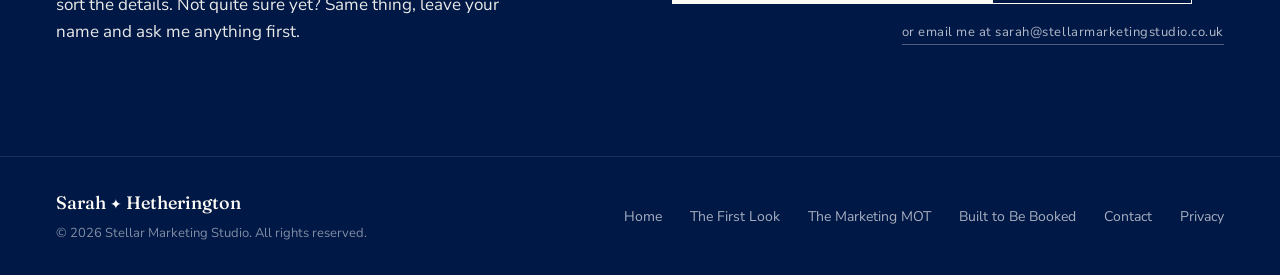
<file: mot.html>
<!DOCTYPE html>
<html lang="en">
<head>
<meta charset="UTF-8">
<meta name="viewport" content="width=device-width, initial-scale=1.0">
<title>The Marketing MOT | Stellar Marketing Studio</title>
<meta name="description" content="A proper look at your business and your marketing, plus a written guide you can keep. Stop guessing and start sounding like yourself. £495.">
<link rel="canonical" href="https://stellarmarketingstudio.co.uk/mot">
<meta property="og:type" content="website">
<meta property="og:site_name" content="Stellar Marketing Studio">
<meta property="og:title" content="The Marketing MOT | Stellar Marketing Studio">
<meta property="og:description" content="A proper look at your business and your marketing, plus a written guide you can keep. £495, and it comes off if we work together after.">
<meta property="og:url" content="https://stellarmarketingstudio.co.uk/mot">
<meta property="og:image" content="https://stellarmarketingstudio.co.uk/images/sarah-portrait.jpg">
<meta name="twitter:card" content="summary_large_image">
<meta name="twitter:title" content="The Marketing MOT | Stellar Marketing Studio">
<meta name="twitter:description" content="A proper look at your business and your marketing, plus a written guide you can keep. £495, and it comes off if we work together after.">
<meta name="twitter:image" content="https://stellarmarketingstudio.co.uk/images/sarah-portrait.jpg">

<link rel="icon" href="favicon.svg" type="image/svg+xml">
<link rel="preconnect" href="https://fonts.googleapis.com">
<link href="https://fonts.googleapis.com/css2?family=Nunito+Sans:ital,wght@0,400;0,600;0,700;1,400&family=Fraunces:ital,opsz,wght@0,9..144,300;0,9..144,400;0,9..144,500;0,9..144,600;0,9..144,700;1,9..144,400;1,9..144,600&display=swap" rel="stylesheet">
<link rel="stylesheet" href="styles.css">
<style>
  *,*::before,*::after{box-sizing:border-box;margin:0;padding:0}
  strong{font-weight:inherit!important}
  
  html,body{background:var(--base);color:var(--navy);font-family:'Nunito Sans',sans-serif;font-size:16px;line-height:1.55}
  ::selection{background:var(--navy);color:var(--base)}
  .page{width:100%;background:var(--base);position:relative;overflow:hidden}
  .ast{display:inline-block;color:var(--navy);font-family:'Fraunces',serif;line-height:1}

  .sparkles{position:absolute;pointer-events:none;line-height:1;z-index:1}
  .sparkles span{position:absolute;display:inline-block;color:var(--navy);font-family:'Fraunces',serif;font-weight:300;animation:twinkle 3.6s ease-in-out infinite}
  .sparkles span.lite{color:var(--mid-grey)}
  .sparkles span.dim{opacity:.35}
  
  

  nav{display:flex;align-items:center;justify-content:space-between;padding:22px var(--gutter);background:var(--base);border-bottom:1px solid var(--navy);position:sticky;top:0;z-index:1000}
  .wm{font-family:'Fraunces',serif;font-weight:500;font-size:22px;letter-spacing:-.02em;color:var(--navy);text-decoration:none;display:flex;align-items:center;gap:6px}
  .wm .ast{font-size:18px}
  .nav-links{display:flex;gap:28px;align-items:center}
  .nav-links a{font-size:13px;font-weight:600;color:var(--navy);text-decoration:none;letter-spacing:.02em}
  .nav-links a.active{color:var(--navy);font-weight:700;text-decoration:underline;text-underline-offset:4px}
  .nav-links .pill{border:1px solid var(--navy);padding:8px 16px;background:var(--navy);color:var(--base);font-size:11px;letter-spacing:.16em;text-transform:uppercase;transition:background .2s, border-color .2s}
  .nav-links .pill:hover{background:var(--navy-deep);border-color:var(--navy-deep)}

  /* HERO */
  .hero{background:var(--base);color:var(--navy);position:relative;overflow:hidden;border-bottom:1px solid var(--navy);padding:var(--hero-top) var(--gutter) var(--hero-bottom)}
  .hero-meta{display:flex;justify-content:space-between;align-items:center;padding-bottom:18px;border-bottom:1px solid var(--navy);font-size:11px;letter-spacing:.2em;text-transform:uppercase;font-weight:700;color:var(--navy);margin-bottom:var(--hero-drop)}
  .hero h1{font-family:'Fraunces',serif;font-weight: 500;font-size:clamp(56px,9vw,128px);line-height:.95;letter-spacing:-.035em;color:var(--navy);margin:0;max-width:1000px}
  .hero h1 .hero-quote{font-weight:400;font-style:italic;display:block;font-size:clamp(40px,6.2vw,88px);margin-top:.5em;letter-spacing:-.03em}
  .hero-lede{font-family:'Fraunces',serif;font-size:clamp(18px,2.2vw,24px);line-height:1.45;font-weight:400;color:var(--navy);max-width:580px;margin-top:80px;letter-spacing:-.005em}
  .hero-cta-row{margin-top:64px;display:flex;flex-direction:column;align-items:flex-start;gap:20px}
  .ast-accent{position:absolute;font-family:'Fraunces',serif;font-weight:300;line-height:1;animation:twinkle 4s ease-in-out infinite;pointer-events:none;top:140px;right:140px;font-size:32px;color:var(--navy);opacity:.55}
  h2 strong,h3 strong,.problem-row .t strong{font-weight:400;font-style:normal}
  .pill-cta{display:inline-flex;align-items:center;gap:10px;background:var(--navy);color:var(--base);padding:14px 24px;text-decoration:none;font-size:12px;font-weight:700;letter-spacing:.18em;text-transform:uppercase;white-space:nowrap;border:1px solid var(--navy);transition:background .2s,color .2s;cursor:pointer;font-family:inherit}
  .pill-cta:hover{background:var(--navy-deep);color:var(--base)}
  .pill-cta .arr{font-family:'Fraunces',serif;font-size:16px;color:var(--base)}
  .pill-cta:hover .arr{color:var(--base)}
  .pill-cta--filled{background:var(--navy);color:var(--base)}
  .pill-cta--filled .arr{color:var(--base)}
  .pill-cta--filled:hover{background:var(--navy);border-color:var(--navy)}
  .pill-cta--paper{background:var(--base);color:var(--navy);border-color:var(--base)}
  .pill-cta--paper:hover{background:var(--navy);border-color:var(--navy);color:var(--base)}
  .pill-cta--paper .arr{color:var(--navy)}
  .pill-cta--paper:hover .arr{color:var(--base)}

  /* LAURA TESTIMONIAL, full bleed navy */
  .testi{padding:var(--section-y) var(--gutter);background:var(--navy);color:var(--base);border-bottom:1px solid var(--navy);position:relative;overflow:hidden}
  .testi-grid{display:grid;grid-template-columns:auto 1fr;gap:64px;align-items:center;max-width:1100px;margin:0 auto;position:relative;z-index:2}
  .testi-photo{width:240px;height:240px;border-radius:50%;background-size:cover;background-position:top center;flex-shrink:0}
  .testi-r .stars{font-size:14px;color:var(--stone);letter-spacing:6px;font-weight:700;margin-bottom:20px}
  .testi-r blockquote{font-family:'Fraunces',serif;font-weight:300;font-size:42px;line-height:1.25;letter-spacing:-.015em;color:var(--base);margin-bottom:24px}
  .testi-r blockquote em{font-style:normal;color:var(--base);font-weight:300}
  .testi-r blockquote strong{font-style:normal;font-weight:400;color:var(--base)}
  .testi-r .who{display:flex;gap:14px;align-items:baseline;font-size:11px;letter-spacing:.18em;text-transform:uppercase;font-weight:700}
  .testi-r .who .name{color:var(--base)}
  .testi-r .who .biz{color:rgba(255,255,255,.6)}
  .testi .sparkles{top:50px;right:50px;width:240px;height:200px;opacity:.6}
  .testi .sparkles span{color:var(--stone)}
  .testi .sparkles .a1{top:20px;left:100px;font-size:96px}
  .testi .sparkles .a2{top:0;left:30px;font-size:24px}
  .testi .sparkles .a3{top:140px;left:10px;font-size:18px}
  .testi .sparkles .a4{top:155px;left:170px;font-size:38px}

  /* PROBLEM */
  .problem{padding:var(--section-y) var(--gutter);background:var(--base);border-bottom:1px solid var(--navy);position:relative}
  .problem-head{margin-bottom:var(--head-gap);text-align:center}
  .problem-head .kicker{font-size:11px;letter-spacing:.2em;text-transform:uppercase;font-weight:700;color:var(--navy);margin-bottom:14px}
  .problem-head h2{font-family:'Fraunces',serif;font-weight: 500;font-size:96px;line-height:.92;letter-spacing:-.03em;color:var(--navy);margin-bottom:18px}
  .problem-head h2 em{font-style:normal;color:var(--navy)}
  .problem-head .lede{font-family:'Fraunces',serif;font-size:26px;line-height:1.35;font-weight:400;letter-spacing:-.005em;color:var(--navy);max-width:780px;margin:0 auto}
  .problem-head .lede em{font-style:normal;color:var(--navy)}
  .problem-grid{border-top:1px solid var(--navy);max-width:1100px;margin:0 auto}
  .problem-row{display:grid;grid-template-columns:240px 1fr;gap:32px;padding:36px 0;border-bottom:1px solid var(--navy);align-items:start}
  .problem-row .num{font-family:'Fraunces',serif;font-weight:300;font-size:32px;color:var(--navy);text-align:center;letter-spacing:-.03em}
  .problem-row .t{font-family:'Fraunces',serif;font-weight:400;font-size:24px;line-height:1.2;letter-spacing:-.01em;color:var(--navy)}
  .problem-row .t em{font-style:normal;color:var(--navy)}
  .problem-row .desc{font-size:16px;line-height:1.7;color:#1f2740}
  .problem-close{max-width:820px;margin:48px auto 0;font-family:'Fraunces',serif;font-size:22px;line-height:1.5;font-weight:400;color:var(--navy);text-align:center;letter-spacing:-.005em}
  .problem-close strong{color:var(--navy);font-weight:600}

  /* MOT BREAKDOWN */
  .mot-breakdown{padding:var(--section-y) var(--gutter);background:var(--tint);border-bottom:1px solid var(--navy);position:relative}
  .mb-head{margin-bottom:var(--head-gap);text-align:center}
  .mb-head .kicker{font-size:11px;letter-spacing:.2em;text-transform:uppercase;font-weight:700;color:var(--navy);margin-bottom:14px}
  .mb-head h2{font-family:'Fraunces',serif;font-weight: 500;font-size:104px;line-height:.92;letter-spacing:-.03em;color:var(--navy);margin-bottom:18px}
  .mb-head h2 em{font-style:normal;color:var(--navy)}
  .mb-head .lede{font-family:'Fraunces',serif;font-size:24px;line-height:1.4;font-weight:400;color:var(--navy);max-width:720px;margin:0 auto;letter-spacing:-.005em}
  .mb-table{border-top:1px solid var(--navy);max-width:1100px;margin:0 auto}
  .mb-row{display:grid;grid-template-columns:1.2fr 2fr;gap:32px;padding:44px 0;border-bottom:1px solid var(--navy);align-items:start}
  .mb-row .num{font-family:'Fraunces',serif;font-weight:300;font-size:48px;color:var(--navy);text-align:center;letter-spacing:-.03em}
  .mb-row .step-tag{font-size:11px;letter-spacing:.18em;text-transform:uppercase;font-weight:700;color:var(--navy);margin-bottom:10px}
  .mb-row .t h3{font-family:'Fraunces',serif;font-weight:400;font-size:36px;line-height:1.05;letter-spacing:-.02em;color:var(--navy)}
  .mb-row .t h3 em{font-style:normal;color:var(--navy);font-weight:400}
  .mb-row .desc{font-size:16px;line-height:1.7;color:#1f2740}
  .mb-row .desc ul{list-style:none;margin-top:14px;display:flex;flex-direction:column;gap:8px}
  .mb-row .desc ul li{font-size:15px;line-height:1.55;color:#3a4360;padding-left:22px;position:relative}
  .mb-row .desc ul li::before{content:'→';position:absolute;left:0;color:var(--navy);font-family:'Fraunces',serif;font-size:14px;top:0}
  .mb-row .desc .footnote{font-style:normal;color:var(--mid-grey);margin-top:14px;font-size:15px}
  .mb-foot{margin-top:48px;text-align:center}

  /* COST */
  .cost{padding:var(--section-y) var(--gutter);background:var(--navy);color:var(--base);border-bottom:1px solid var(--navy);position:relative;overflow:hidden}
  .cost-grid{display:grid;grid-template-columns:1fr 1fr;gap:80px;max-width:1100px;margin:0 auto;align-items:center;position:relative;z-index:2}
  .cost-l h2{font-family:'Fraunces',serif;font-weight: 500;font-size:96px;line-height:.92;letter-spacing:-.03em;color:var(--base);margin-bottom:24px}
  .cost-l h2 em{font-style:normal;color:var(--stone);font-weight:500}
  .cost-l .price{font-family:'Fraunces',serif;font-weight:300;font-size:160px;line-height:.9;letter-spacing:-.04em;color:var(--stone);margin-bottom:8px}
  .cost-l .price-label{font-size:11px;letter-spacing:.2em;text-transform:uppercase;font-weight:700;color:rgba(255,255,255,.6)}
  .cost-r p{font-family:'Fraunces',serif;font-size:24px;line-height:1.45;font-weight:400;color:var(--base);margin-bottom:20px;letter-spacing:-.005em}
  .cost-r p em{color:var(--base);font-style:normal}
  .cost-r .highlight{margin-top:24px;padding:24px 0 0;border-top:1px solid rgba(255,255,255,.3);font-size:16px;line-height:1.7;color:var(--base);font-family:'Nunito Sans',sans-serif}
  .cost-r .highlight strong{color:var(--stone)}
  .cost .sparkles{bottom:40px;left:40px;width:240px;height:200px;opacity:.55}
  .cost .sparkles span{color:var(--base)}
  .cost .sparkles .a1{bottom:30px;left:60px;font-size:96px}
  .cost .sparkles .a2{bottom:80px;left:0;font-size:24px}
  .cost .sparkles .a3{bottom:0;left:140px;font-size:32px}

  /* HOW IT WORKS */
  .hiw{padding:var(--section-y) var(--gutter);background:var(--base);border-bottom:1px solid var(--navy)}
  .hiw-head{margin-bottom:var(--head-gap);text-align:center}
  .hiw-head .kicker{font-size:11px;letter-spacing:.2em;text-transform:uppercase;font-weight:700;color:var(--navy);margin-bottom:14px}
  .hiw-head h2{font-family:'Fraunces',serif;font-weight: 500;font-size:96px;line-height:.92;letter-spacing:-.03em;color:var(--navy);margin-bottom:14px}
  .hiw-head h2 em{font-style:normal;color:var(--navy)}
  .hiw-head .timing{font-size:14px;color:var(--mid-grey);letter-spacing:.04em}
  .hiw-grid{display:grid;grid-template-columns:repeat(4,1fr);border:1px solid var(--navy);max-width:1180px;margin:0 auto}
  .hiw-card{padding:32px 28px;border-right:1px solid var(--navy)}
  .hiw-card:last-child{border-right:none}
  .hiw-card .num{font-family:'Fraunces',serif;font-weight:300;font-size:48px;color:var(--navy);line-height:1;margin-bottom:16px;letter-spacing:-.03em}
  .hiw-card h3{font-family:'Fraunces',serif;font-weight:400;font-size:22px;line-height:1.2;letter-spacing:-.01em;color:var(--navy);margin-bottom:10px}
  .hiw-card h3 em{font-style:normal;color:var(--navy)}
  .hiw-card p{font-size:14px;line-height:1.65;color:var(--mid-grey)}
  .hiw-foot{margin-top:48px;text-align:center}

  /* PIPPA TESTIMONIAL */
  .pippa{padding:var(--section-y) var(--gutter);background:var(--tint);border-bottom:1px solid var(--navy);position:relative}
  .pippa-grid{display:grid;grid-template-columns:auto 1fr;gap:64px;align-items:center;max-width:1100px;margin:0 auto}
  .pippa-photo{width:200px;height:200px;border-radius:50%;background-size:cover;background-position:top center;flex-shrink:0}
  .pippa-r .stars{font-size:14px;color:var(--navy);letter-spacing:6px;font-weight:700;margin-bottom:20px}
  .pippa-r blockquote{font-family:'Fraunces',serif;font-weight:300;font-size:32px;line-height:1.3;letter-spacing:-.01em;color:var(--navy);margin-bottom:24px}
  .pippa-r blockquote strong{font-style:normal;font-weight:400;color:var(--navy)}
  .pippa-r .who{display:flex;gap:14px;align-items:baseline;font-size:11px;letter-spacing:.18em;text-transform:uppercase;font-weight:700}
  .pippa-r .who .name{color:var(--navy)}
  .pippa-r .who .biz{color:var(--mid-grey)}

  /* GO FURTHER */
  .gofurther{padding:var(--section-y) var(--gutter);background:var(--base);border-bottom:1px solid var(--navy)}
  .gf-grid{display:grid;grid-template-columns:1.1fr 1fr;gap:80px;align-items:start;max-width:1180px;margin:0 auto}
  .gf-l .kicker{font-size:11px;letter-spacing:.2em;text-transform:uppercase;font-weight:700;color:var(--navy);margin-bottom:14px}
  .gf-l h2{font-family:'Fraunces',serif;font-weight: 500;font-size:80px;line-height:.95;letter-spacing:-.03em;color:var(--navy)}
  .gf-l h2 em{font-style:normal;color:var(--navy);font-weight:500}
  .gf-r{padding-top:32px}
  .gf-r p{font-size:17px;line-height:1.7;color:#1f2740;margin-bottom:14px}
  .gf-r p strong{color:var(--navy);font-weight:700}
  .gf-r .cta-row{margin-top:28px}

  /* FAQ */
  .faq-sec{padding:var(--section-y) var(--gutter);background:var(--tint);border-bottom:1px solid var(--navy)}
  .faq-sec h2{font-family:'Fraunces',serif;font-weight: 500;font-size:88px;line-height:.92;letter-spacing:-.03em;color:var(--navy);margin-bottom:var(--head-gap);max-width:900px;text-align:left}
  .faq-sec h2 em{font-style:normal;color:var(--navy);font-weight:500}
  .faq-list{border-top:1px solid var(--navy);max-width:1180px;margin:0 auto}
  .faq-item{border-bottom:1px solid var(--navy)}
  .faq-q{display:grid;grid-template-columns:60px 1fr auto;gap:24px;padding:26px 0;font-family:'Fraunces',serif;font-weight:400;font-size:24px;letter-spacing:-.005em;color:var(--navy);cursor:pointer;align-items:center;background:none;border:none;width:100%;text-align:left;font-family:'Fraunces',serif}
  .faq-q .num{font-size:11px;letter-spacing:.18em;text-transform:uppercase;font-weight:700;color:var(--navy);font-family:'Nunito Sans',sans-serif}
  .faq-q .ico{width:34px;height:34px;border:1px solid var(--navy);border-radius:50%;display:flex;align-items:center;justify-content:center;font-family:'Nunito Sans',sans-serif;font-weight:300;font-size:18px;color:var(--navy);transition:transform .3s}
  .faq-item.open .faq-q .ico{transform:rotate(45deg)}
  .faq-a{overflow:hidden;max-height:0;transition:max-height .4s ease,padding .3s ease;padding:0 0 0 84px;font-size:16px;line-height:1.7;color:#1f2740}
  .faq-a.open{max-height:600px;padding:0 0 28px 84px}

  /* BOTTOM CTA */
  .bottom-cta{padding:110px 56px;background:var(--navy);color:var(--base);position:relative;overflow:hidden;border-bottom:1px solid var(--navy)}
  .bottom-cta h2{font-family:'Fraunces',serif;font-weight: 500;font-size:128px;line-height:.9;letter-spacing:-.035em;color:var(--base);margin-bottom:0;max-width:1000px}
  .bottom-cta h2 em{font-style:normal;color:var(--stone);font-weight:500}
  .bottom-cta .row{display:grid;grid-template-columns:1fr 1fr;gap:64px;align-items:end;margin-top:48px;padding-top:28px;border-top:1px solid rgba(255,255,255,.35)}
  .bottom-cta .row p{font-family:'Nunito Sans',sans-serif;font-size:17px;line-height:1.6;color:var(--base);max-width:480px;font-weight:400;opacity:.92}
  .bottom-cta .availability{font-size:11px;letter-spacing:.2em;text-transform:uppercase;font-weight:700;color:var(--stone);margin-bottom:14px}
  .wa-input-row{display:flex;background:var(--base);overflow:hidden;border:1px solid var(--base);max-width:520px;justify-self:end;width:100%}
  .wa-input-row input{flex:1;border:none;outline:none;padding:18px 24px;font-family:inherit;font-size:15px;background:transparent;color:var(--navy)}
  .wa-btn{background:var(--navy);color:var(--base);border:none;padding:18px 28px;font-weight:700;font-size:13px;letter-spacing:.16em;text-transform:uppercase;cursor:pointer;font-family:inherit}
  .bottom-cta .alt-row{margin-top:18px;display:flex;justify-content:flex-end}
  .bottom-cta .alt-link{font-size:13px;color:rgba(255,255,255,.7);text-decoration:none;border-bottom:1px solid rgba(255,255,255,.3);padding-bottom:2px;letter-spacing:.04em}
  .bottom-cta .alt-link:hover{color:var(--base);border-color:var(--base)}
  .bottom-cta .sparkles{top:40px;right:40px;width:280px;height:240px}
  .bottom-cta .sparkles span{color:var(--stone)}
  .bottom-cta .sparkles .a1{top:40px;left:140px;font-size:128px}
  .bottom-cta .sparkles .a2{top:0;left:60px;font-size:32px}
  .bottom-cta .sparkles .a3{top:170px;left:30px;font-size:22px}
  .bottom-cta .sparkles .a4{top:200px;left:210px;font-size:48px}

  footer{padding:32px var(--gutter);display:flex;justify-content:space-between;align-items:center;background:var(--navy);border-top:1px solid rgba(255,255,255,.1);color:rgba(255,255,255,.7);gap:24px}
  footer a{color:rgba(255,255,255,.65);text-decoration:none;margin-left:24px;font-size:14px;transition:color .2s}
  footer a:hover{color:var(--base)}
  footer .l{font-family:'Fraunces',serif;font-weight:500;font-size:18px;color:var(--base)}
  footer .l .ast{font-size:14px;color:#ffffff}
  footer p{font-size:13px;color:rgba(255,255,255,.5);margin-top:6px}

  /* FIRST LOOK NUDGES */
  .hero-sub-link{font-size:13px;color:var(--navy);text-decoration:none;border-bottom:1px solid var(--navy);padding-bottom:2px;font-weight:600;letter-spacing:.02em}
  .fl-strip{display:block;padding:18px 56px;background:var(--navy);color:var(--base);text-align:center;font-size:12px;letter-spacing:.18em;text-transform:uppercase;font-weight:700;border-bottom:1px solid var(--navy);text-decoration:none;transition:background .2s}
  .fl-strip:hover{background:var(--navy-deep)}
  .fl-strip .ast{color:var(--stone);margin:0 12px}
  .fl-strip .arr{font-family:'Fraunces',serif;text-transform:none;margin-left:8px;font-size:15px}
  .cost-r .cost-note{margin-top:20px;font-size:14px;line-height:1.6;color:rgba(255,255,255,.7);font-family:'Nunito Sans',sans-serif}
  .cost-r .cost-note a{color:var(--stone);text-decoration:none;font-weight:700;border-bottom:1px solid rgba(231,222,197,.45);padding-bottom:1px}
  .cost-r .cost-note a:hover{border-color:var(--stone)}

  /* HAMBURGER + MOBILE NAV */
  .hamburger{display:none;flex-direction:column;justify-content:center;gap:6px;width:40px;height:40px;background:none;border:1px solid var(--navy);padding:10px;flex-shrink:0}
  .hamburger span{display:block;height:2px;background:var(--navy);transition:transform .25s ease,opacity .25s ease}
  .hamburger.open span:nth-child(1){transform:translateY(8px) rotate(45deg)}
  .hamburger.open span:nth-child(2){opacity:0;transform:scaleX(0)}
  .hamburger.open span:nth-child(3){transform:translateY(-8px) rotate(-45deg)}
  .mobile-nav{display:none;position:fixed;inset:0;background:var(--base);z-index:999;flex-direction:column;align-items:center;justify-content:center;gap:36px}
  .mobile-nav.open{display:flex}
  .mobile-nav .m-link{font-family:'Nunito Sans',sans-serif;font-size:22px;font-weight:600;color:var(--navy);text-decoration:none;letter-spacing:.02em;opacity:.65;transition:opacity .2s}
  .mobile-nav .m-link.active,.mobile-nav .m-link:hover{opacity:1}
  .mobile-nav .m-btn{margin-top:8px}
  .mobile-nav .pill{border:1px solid var(--navy);padding:10px 22px;background:var(--navy);color:var(--base);font-size:11px;letter-spacing:.16em;text-transform:uppercase;opacity:1;transition:background .2s,border-color .2s}
  .mobile-nav .pill:hover{background:var(--navy-deep);border-color:var(--navy-deep);opacity:1}

  /* MEET SARAH */
  .meet{padding:var(--section-y) var(--gutter);background:var(--panel);border-bottom:1px solid var(--navy);position:relative}
  .meet-grid{display:grid;grid-template-columns:.85fr 1fr;gap:72px;align-items:center;max-width:1100px;margin:0 auto}
  .meet-portrait{aspect-ratio:4/5;background-size:cover;background-position:top center;background-image:url('images/sarah-portrait.jpg');width:100%;border:1px solid var(--navy)}
  .meet-r .kicker{font-size:11px;letter-spacing:.2em;text-transform:uppercase;font-weight:700;color:var(--navy);margin-bottom:14px}
  .meet-r h2{font-family:'Fraunces',serif;font-weight: 500;font-size:clamp(36px,4.5vw,60px);line-height:1.05;letter-spacing:-.02em;color:var(--navy);margin-bottom:20px}
  .meet-r h2 em{font-style:normal;color:var(--navy)}
  .meet-r .lede{font-family:'Fraunces',serif;font-size:22px;line-height:1.4;color:var(--navy);margin-bottom:18px;letter-spacing:-.005em}
  .meet-r p{font-size:17px;line-height:1.7;color:#1f2740;margin-bottom:14px}
  .meet-r p strong{color:var(--navy);font-weight:700}

  @media (max-width:900px){
    nav{padding:16px var(--gutter-m)}
    .nav-links{display:none}
    .hamburger{display:flex}
    .hero{padding:48px var(--gutter-m) 64px}
    .hero h1{font-size:clamp(42px,13vw,56px)}
    .hero-meta{margin-bottom:96px;font-size:10px}
    .ast-accent{top:64px;right:24px;font-size:22px}
    .hero-lede{margin-top:40px}
    .hero-cta-row{margin-top:36px}
    .meet,.testi,.problem,.mot-breakdown,.cost,.hiw,.pippa,.gofurther,.faq-sec,.bottom-cta{padding:var(--section-y-m) var(--gutter-m)}
    .meet-grid{grid-template-columns:1fr;gap:32px}
    .meet-portrait{aspect-ratio:4/5}
    .testi-grid,.cost-grid,.gf-grid,.pippa-grid,.bottom-cta .row{grid-template-columns:1fr;gap:32px}
    .problem-row,.mb-row{grid-template-columns:1fr;gap:18px}
    .problem-head h2,.mb-head h2,.cost-l h2,.hiw-head h2,.gf-l h2,.faq-sec h2,.bottom-cta h2{font-size:48px}
    .testi-photo,.pippa-photo{margin:0 auto;width:160px;height:160px}
    .testi-r blockquote{font-size:24px}
    .pippa-r blockquote{font-size:22px}
    .cost-l .price{font-size:96px}
    .cost-r p{font-size:18px}
    .hiw-grid{grid-template-columns:1fr}
    .hiw-card{border-right:none;border-bottom:1px solid var(--navy)}
    .hiw-card:last-child{border-bottom:none}
    .faq-q{font-size:18px;grid-template-columns:50px 1fr auto}
    .faq-a,.faq-a.open{padding-left:50px;padding-right:0}
    .fl-strip{padding:16px 24px}
    footer{flex-direction:column;align-items:flex-start;padding:28px var(--gutter-m)}
  }
  
</style>
<script type="application/ld+json">
{
  "@context": "https://schema.org",
  "@type": "Service",
  "name": "The Marketing MOT",
  "description": "A proper look at your business and your marketing, plus a written guide you can keep.",
  "provider": {
    "@type": "ProfessionalService",
    "name": "Stellar Marketing Studio",
    "url": "https://stellarmarketingstudio.co.uk/"
  },
  "areaServed": "United Kingdom",
  "offers": {
    "@type": "Offer",
    "price": "495",
    "priceCurrency": "GBP"
  }
}
</script>
    <script>
    !function(t,e){var o,n,p,r;e.__SV||(window.posthog && window.posthog.__loaded)||(window.posthog=e,e._i=[],e.init=function(i,s,a){function g(t,e){var o=e.split(".");2==o.length&&(t=t[o[0]],e=o[1]),t[e]=function(){t.push([e].concat(Array.prototype.slice.call(arguments,0)))}}(p=t.createElement("script")).type="text/javascript",p.crossOrigin="anonymous",p.async=!0,p.src=s.api_host.replace(".i.posthog.com","-assets.i.posthog.com")+"/static/array.js",(r=t.getElementsByTagName("script")[0]).parentNode.insertBefore(p,r);var u=e;for(void 0!==a?u=e[a]=[]:a="posthog",u.people=u.people||[],u.toString=function(t){var e="posthog";return"posthog"!==a&&(e+="."+a),t||(e+=" (stub)"),e},u.people.toString=function(){return u.toString(1)+".people (stub)"},o="xi Si init Ni ji pr qi Ui $i capture calculateEventProperties Zi register register_once register_for_session unregister unregister_for_session Yi getFeatureFlag getFeatureFlagPayload getFeatureFlagResult isFeatureEnabled reloadFeatureFlags updateFlags updateEarlyAccessFeatureEnrollment getEarlyAccessFeatures on onFeatureFlags onSurveysLoaded onSessionId getSurveys getActiveMatchingSurveys renderSurvey displaySurvey cancelPendingSurvey canRenderSurvey canRenderSurveyAsync Ki identify setPersonProperties unsetPersonProperties group resetGroups setPersonPropertiesForFlags resetPersonPropertiesForFlags setGroupPropertiesForFlags resetGroupPropertiesForFlags reset setIdentity clearIdentity get_distinct_id getGroups get_session_id get_session_replay_url alias set_config startSessionRecording stopSessionRecording sessionRecordingStarted captureException addExceptionStep captureLog startExceptionAutocapture stopExceptionAutocapture loadToolbar get_property getSessionProperty Qi Wi createPersonProfile setInternalOrTestUser Ji Fi tn opt_in_capturing opt_out_capturing has_opted_in_capturing has_opted_out_capturing get_explicit_consent_status is_capturing clear_opt_in_out_capturing zi debug mr it getPageViewId captureTraceFeedback captureTraceMetric Ri".split(" "),n=0;n<o.length;n++)g(u,o[n]);e._i.push([i,s,a])},e.__SV=1)}(document,window.posthog||[]);
    posthog.init('phc_ojmSUSDdscWpKyy8WgV8x4Zumi3yiKmHpwqB6fj6Adks', {
        api_host: 'https://us.i.posthog.com',
        defaults: '2026-05-30',
        person_profiles: 'identified_only', // or 'always' to create profiles for anonymous users as well
        opt_out_capturing_by_default: true, // wait for cookie consent before tracking
    })
</script>
</head>
<body>
<nav>
  <a href="/" class="wm">Sarah <sup class="ast">✦</sup> Hetherington</a>
  <div class="nav-links">
    <a href="/">Home</a>
    <a href="/first-look">The First Look</a>
    <a href="/mot" class="active">The Marketing MOT</a>
    <a href="/built-to-be-booked">Built to Be Booked</a>
    <a href="#contact" class="pill">Chat with me ↗</a>
  </div>
  <button class="hamburger" id="hamburger" aria-label="Menu"><span></span><span></span><span></span></button>
</nav>
<div class="mobile-nav" id="mobileNav">
  <a href="/" class="m-link">Home</a>
  <a href="/first-look" class="m-link">The First Look</a>
  <a href="/mot" class="m-link active">The Marketing MOT</a>
  <a href="/built-to-be-booked" class="m-link">Built to Be Booked</a>
  <a href="#contact" class="pill m-btn" onclick="closeMobileNav()">Chat with me ↗</a>
</div>

<div class="page">

<!-- HERO -->
<section class="hero">
  <div class="hero-meta">
    <span>Stellar Marketing Studio</span>
    <span>The Marketing MOT / £495 / 60 mins</span>
  </div>
  <span class="ast-accent">✦</span>
  <h1>The right clients<br>are looking.<span class="hero-quote">They don't know it's you yet.</span></h1>
  <p class="hero-lede">The clients who never haggle, never drain you, and refer everyone they know. They're out there. They just need to be able to recognise you're the one for them.</p>
  <div class="hero-cta-row">
    <a href="#contact" class="pill-cta pill-cta--filled">Book your MOT <span class="arr">→</span></a>
    <a href="/first-look" class="hero-sub-link">Not sure yet? Start with a free First Look →</a>
  </div>
</section>

<!-- LAURA TESTIMONIAL -->
<section class="testi">
  <div class="sparkles">
    <span class="a1">✦</span>
    <span class="a2 lite" style="animation-delay:.5s;animation-name:twinkleSlow">✧</span>
    <span class="a3" style="animation-delay:1.1s">✶</span>
    <span class="a4 lite" style="animation-delay:.7s">⋆</span>
  </div>
  <div class="testi-grid">
    <div class="testi-photo" style="background-image:url('images/laura.jpg')"></div>
    <div class="testi-r">
      <div class="stars" aria-label="5 out of 5 stars">★★★★★</div>
      <blockquote>"<strong>Sarah really listened</strong>, not just to what I wanted the site to look like, but to who I am and what I wanted my business to say. I always felt reassured that she <strong>understood what I wanted, even when I wasn't sure myself.</strong>"</blockquote>
      <div class="who"><span class="name">Laura Heslop</span><span class="biz">Laura Heslop Therapy</span></div>
    </div>
  </div>
</section>

<!-- PROBLEM -->
<section class="problem">
  <div class="problem-head">
    <h2>You know that <strong>feeling…</strong></h2>
    <p class="lede">…when you sit down to post and your brain goes <strong>completely blank?</strong></p>
  </div>
  <div class="problem-grid">
    <div class="problem-row">
      <div class="t">The <strong>brain fog</strong></div>
      <div class="desc">You open Canva. You close Canva. You try to write a caption, draft six, and post none. The cursor blinks. You make another cup of tea.</div>
    </div>
    <div class="problem-row">
      <div class="t">The website that <strong>just sits there</strong></div>
      <div class="desc">You paid for it (or built it yourself one Sunday). It looks fine. It doesn't bring in the level of work you want.</div>
    </div>
    <div class="problem-row">
      <div class="t">The <strong>copycat</strong> problem</div>
      <div class="desc">You see a competitor's post get hundreds of likes and think "I could have written that." You didn't. They did. And you can't quite figure out why they look more established, when you know you're just as good.</div>
    </div>
    <div class="problem-row">
      <div class="t">The <strong>referral rollercoaster</strong></div>
      <div class="desc">Lovely when they come in. Terrifying when they don't. One channel of enquiries and a lot of crossed fingers.</div>
    </div>
  </div>
  <p class="problem-close">These are clarity problems. When you don't know how to show what makes you different, your marketing can't do it either. None of this is unfixable. The difference is whether you're shouting about the right things, in a way that actually sounds like you.</p>
</section>

<!-- MEET SARAH -->
<section class="meet">
  <div class="meet-grid">
    <div class="meet-portrait"></div>
    <div class="meet-r">
      <h2>Before we go any further, <em>hello.</em> I'm Sarah.</h2>
      <p>I've spent 8 years in marketing, and these days I help women business owners look and sound like themselves online, rather than like everyone else in their field. What they need is someone to help them work out their 'gold dust' first, the thing that makes them the obvious choice.</p>
      <p><strong>That's what the MOT is for.</strong> A proper look at you, so the right people read your marketing and think "I have to work with her."</p>
    </div>
  </div>
</section>

<!-- FIRST LOOK STRIP -->
<a href="/first-look" class="fl-strip"><span class="ast">✦</span> New here? The First Look is free, and a lovely place to start <span class="arr">→</span></a>

<!-- MOT BREAKDOWN -->
<section class="mot-breakdown">
  <div class="mb-head">
    <h2>The <strong>Marketing MOT.</strong></h2>
    <p class="lede">A proper look at what you're putting out there, so you stop guessing and start <strong>sounding like yourself.</strong></p>
  </div>
  <div class="mb-table">
    <div class="mb-row">
      <div class="t">
        <h3>The <strong>big chat.</strong></h3>
      </div>
      <div class="desc">We sit down (virtually) and I ask the questions you've never had time to reflect on. Most people finish this call and say the same thing: I'd never thought about it like that. That's the point. This is 60 minutes, just on you and your business. It's more like a proper business therapy session, except you come out with a plan.</div>
    </div>
    <div class="mb-row">
      <div class="t">
        <h3>The <strong>expert view.</strong></h3>
      </div>
      <div class="desc">Your website, your socials, how you come across to someone who doesn't know you yet. I go through everything the way a stranger would. What's working. What's putting the right people off. Why the enquiries you want aren't coming in.</div>
    </div>
    <div class="mb-row">
      <div class="t">
        <h3>Your <strong>written guide.</strong></h3>
      </div>
      <div class="desc">
        Everything we find, written down and yours to keep. Four things inside it:
        <ul>
          <li>What makes you different, in words you can actually use</li>
          <li>Who your ideal client is, their situation, their worries, why they pick you</li>
          <li>What I found, what's working, what isn't, and why</li>
          <li>What to tackle first, in order of what will actually make a difference</li>
        </ul>
        <div class="footnote">Open it before you write anything. You'll know exactly what to say.</div>
      </div>
    </div>
  </div>
  <div class="mb-foot">
    <a href="#contact" class="pill-cta pill-cta--filled">Book your MOT <span class="arr">→</span></a>
  </div>
</section>

<!-- COST -->
<section class="cost">
  <div class="sparkles">
    <span class="a1">✦</span>
    <span class="a2" style="animation-delay:.6s">⋆</span>
    <span class="a3" style="animation-delay:1.1s">✶</span>
  </div>
  <div class="cost-grid">
    <div class="cost-l">
      <h2>How much does it <strong>cost?</strong></h2>
      <div class="price">£495</div>
    </div>
    <div class="cost-r">
      <p>That covers the conversation, the audit, and your written guide, everything you need to get clear on what makes you different and how to say it.</p>
      <div class="highlight">If we go on to work together on anything after, your website, your social, or a bigger marketing project, <strong>the £495 comes straight off the total.</strong> It's not an extra cost on top. It becomes part of what you've already invested.</div>
      <p class="cost-note">Not ready to commit to the MOT? <a href="/first-look">Dip a toe in for free first with the First Look →</a></p>
    </div>
  </div>
</section>

<!-- PIPPA -->
<section class="pippa">
  <div class="pippa-grid">
    <div class="pippa-photo" style="background-image:url('images/pippa.jpg')"></div>
    <div class="pippa-r">
      <div class="stars" aria-label="5 out of 5 stars">★★★★★</div>
      <blockquote>"I didn't want a redesign that felt generic or not 'me'. Sarah took the time to get to know me and my clients so she could <strong>capture what I'm about.</strong>"</blockquote>
      <div class="who"><span class="name">Pippa</span><span class="biz">Pippa's Pooches</span></div>
    </div>
  </div>
</section>

<!-- GO FURTHER -->
<section class="gofurther">
  <div class="gf-grid">
    <div class="gf-l">
      <div class="kicker">After your MOT</div>
      <h2>Want it <em>done for you</em> too?</h2>
    </div>
    <div class="gf-r">
      <p>The MOT gives you the full picture, who you are, what you stand for, and exactly what your marketing needs to say. If you want me to take that and actually build it, the website, social that sounds like you, or the whole thing from scratch, that's what <strong>Built to Be Booked</strong> is for.</p>
      <p>The conversation, the research, the guide: it all becomes the foundation. And the £495 comes straight off whatever we do next.</p>
      <div class="cta-row"><a href="/built-to-be-booked" class="pill-cta">Find out about Built to Be Booked <span class="arr">→</span></a></div>
    </div>
  </div>
</section>

<!-- FAQ -->
<section class="faq-sec">
  <h2>The things you might be <em>weighing up.</em></h2>
  <div class="faq-list">
    <div class="faq-item">
      <button class="faq-q" onclick="toggleFaq(this)"><span class="num">Q.01</span><span>Why the MOT first?</span><span class="ico">+</span></button>
      <div class="faq-a">Every project I work on starts with the MOT because it is essential to whatever follows. If we skip it, the outcome won't be one that sounds like you or pulls in the right people.</div>
    </div>
    <div class="faq-item">
      <button class="faq-q" onclick="toggleFaq(this)"><span class="num">Q.02</span><span>I've paid for marketing help before and didn't get much back.</span><span class="ico">+</span></button>
      <div class="faq-a">That's usually what happens when the thinking gets skipped. A template, a quick turnaround, someone who barely spoke to you before starting. The reason every project starts with the MOT is that the conversation is the work, and nothing gets made until I actually know you.</div>
    </div>
    <div class="faq-item">
      <button class="faq-q" onclick="toggleFaq(this)"><span class="num">Q.03</span><span>So I get the guide, and then what? Do I have to hire you again?</span><span class="ico">+</span></button>
      <div class="faq-a">Not at all. The guide is yours to keep and act on yourself if that's what you want. Most people do continue to work with me on bigger projects, and when they do, the £495 comes off. But there's no obligation, no upsell, no sales pitch at the end of our call.</div>
    </div>
    <div class="faq-item">
      <button class="faq-q" onclick="toggleFaq(this)"><span class="num">Q.04</span><span>I don't have time to add another thing to my plate.</span><span class="ico">+</span></button>
      <div class="faq-a">That's exactly the point. The MOT takes 60 minutes plus a short questionnaire, and a 30-minute follow-up call once your guide is ready. I do everything in between. You come out of it with fewer decisions on your plate, not more.</div>
    </div>
    <div class="faq-item">
      <button class="faq-q" onclick="toggleFaq(this)"><span class="num">Q.05</span><span>Is this right for me if I'm just starting out?</span><span class="ico">+</span></button>
      <div class="faq-a">If you've been going for six months or more and have some clients coming in but feel like something's not quite clicking, yes. If you're in the very first weeks and still figuring out what you're offering, it's probably too soon, the conversation is more useful once you've got something to build on. If you're not sure where you sit, the free <a href="/first-look" style="color:var(--navy);font-weight:700;">First Look</a> is a lovely way to test the water first.</div>
    </div>
  </div>
</section>

<!-- BOTTOM CTA -->
<section class="bottom-cta" id="contact">
  <div class="sparkles">
    <span class="a1">✦</span>
    <span class="a2 lite" style="animation-delay:.5s;animation-name:twinkleSlow">✧</span>
    <span class="a3" style="animation-delay:1.0s">✶</span>
    <span class="a4 lite" style="animation-delay:.7s">⋆</span>
  </div>
  <h2>Ready to be <em>the one?</em></h2>
  <div class="row">
    <div>
      <p>Ready to book in? Pop your name below and I'll be in touch to sort the details. Not quite sure yet? Same thing, leave your name and ask me anything first.</p>
    </div>
    <div>
      <div class="wa-input-row">
        <input id="wa-name" placeholder="Your name…">
        <button class="wa-btn" onclick="openWhatsApp()">WhatsApp me →</button>
      </div>
      <div class="alt-row"><a href="#" class="alt-link" onclick="openEmail();return false;">or email me at sarah@stellarmarketingstudio.co.uk</a></div>
    </div>
  </div>
</section>

<footer>
  <div>
    <div class="l">Sarah <span class="ast">✦</span> Hetherington</div>
    <p>© 2026 Stellar Marketing Studio. All rights reserved.</p>
  </div>
  <div>
    <a href="/">Home</a>
    <a href="/first-look">The First Look</a>
    <a href="/mot">The Marketing MOT</a>
    <a href="/built-to-be-booked">Built to Be Booked</a>
    <a href="#contact">Contact</a>
    <a href="/privacy-policy">Privacy</a>
  </div>
</footer>

</div>

<script>
function toggleFaq(btn){
  var item=btn.closest('.faq-item');
  var ans=item.querySelector('.faq-a');
  var open=item.classList.contains('open');
  document.querySelectorAll('.faq-item.open').forEach(function(el){
    el.classList.remove('open');
    el.querySelector('.faq-a').classList.remove('open');
  });
  if(!open){item.classList.add('open');ans.classList.add('open');}
}
function openEmail(){
  var n=document.getElementById('wa-name').value.trim();
  var s=encodeURIComponent('Marketing MOT enquiry'+(n?' - '+n:''));
  var b=encodeURIComponent('Hi Sarah,\n\nI\'d love to find out more about the Marketing MOT.'+(n?'\n\n'+n:'')+'\n\nLooking forward to chatting!');
  window.location.href='mailto:sarah@stellarmarketingstudio.co.uk?subject='+s+'&body='+b;
}
function openWhatsApp(){
  var n=document.getElementById('wa-name').value.trim()||'there';
  var m=encodeURIComponent('Hi Sarah! I\'m '+n+' and I\'d love to find out more about the Marketing MOT.');
  window.open('https://wa.me/447457403576?text='+m,'_blank');
}
document.getElementById('wa-name').addEventListener('keypress',function(e){if(e.key==='Enter')openWhatsApp();});
</script>
<script>
(function(){
  var hamburger=document.getElementById('hamburger');
  var mobileNav=document.getElementById('mobileNav');
  if(!hamburger||!mobileNav)return;
  window.closeMobileNav=function(){
    hamburger.classList.remove('open');
    mobileNav.classList.remove('open');
    document.body.style.overflow='';
  };
  hamburger.addEventListener('click',function(){
    if(mobileNav.classList.contains('open')){window.closeMobileNav();}
    else{hamburger.classList.add('open');mobileNav.classList.add('open');document.body.style.overflow='hidden';}
  });
  mobileNav.querySelectorAll('.m-link').forEach(function(link){
    link.addEventListener('click',window.closeMobileNav);
  });
})();
</script>
<!-- Cookie consent banner -->
<div id="cookie-consent" role="dialog" aria-live="polite" aria-label="Cookie consent" style="display:none;position:fixed;bottom:20px;left:20px;right:20px;max-width:440px;margin:0 auto;background:#001846;color:#faf6ec;padding:20px 22px;border-radius:14px;box-shadow:0 12px 40px rgba(0,0,0,.25);font-family:inherit;z-index:99999;">
  <p style="margin:0 0 14px;font-size:14px;line-height:1.5;">I use cookies to see how people get on with my site, so I can keep making it better. Happy for me to switch them on?</p>
  <div style="display:flex;gap:10px;flex-wrap:wrap;">
    <button id="cookie-accept" style="flex:1;min-width:120px;cursor:pointer;border:0;border-radius:8px;padding:11px 16px;font-size:14px;font-weight:600;background:#faf6ec;color:#001846;">Yes, that's fine</button>
    <button id="cookie-decline" style="flex:1;min-width:120px;cursor:pointer;border:1px solid rgba(250,246,236,.4);border-radius:8px;padding:11px 16px;font-size:14px;font-weight:600;background:transparent;color:#faf6ec;">No thanks</button>
  </div>
  <a href="/privacy-policy" style="display:inline-block;margin-top:12px;font-size:12px;color:#e7dec5;text-decoration:underline;">See my privacy policy</a>
</div>
<script>
(function(){
  var KEY='sms_cookie_consent';
  var banner=document.getElementById('cookie-consent');
  var choice=null;
  try{choice=localStorage.getItem(KEY);}catch(e){}
  function start(){if(window.posthog&&posthog.opt_in_capturing){posthog.opt_in_capturing();}}
  function stop(){if(window.posthog&&posthog.opt_out_capturing){posthog.opt_out_capturing();}}
  if(choice==='accepted'){start();}
  else if(choice==='declined'){stop();}
  else if(banner){banner.style.display='block';}
  var a=document.getElementById('cookie-accept');
  var d=document.getElementById('cookie-decline');
  if(a){a.addEventListener('click',function(){try{localStorage.setItem(KEY,'accepted');}catch(e){}start();banner.style.display='none';});}
  if(d){d.addEventListener('click',function(){try{localStorage.setItem(KEY,'declined');}catch(e){}stop();banner.style.display='none';});}
})();
</script>
</body>
</html>
</file>
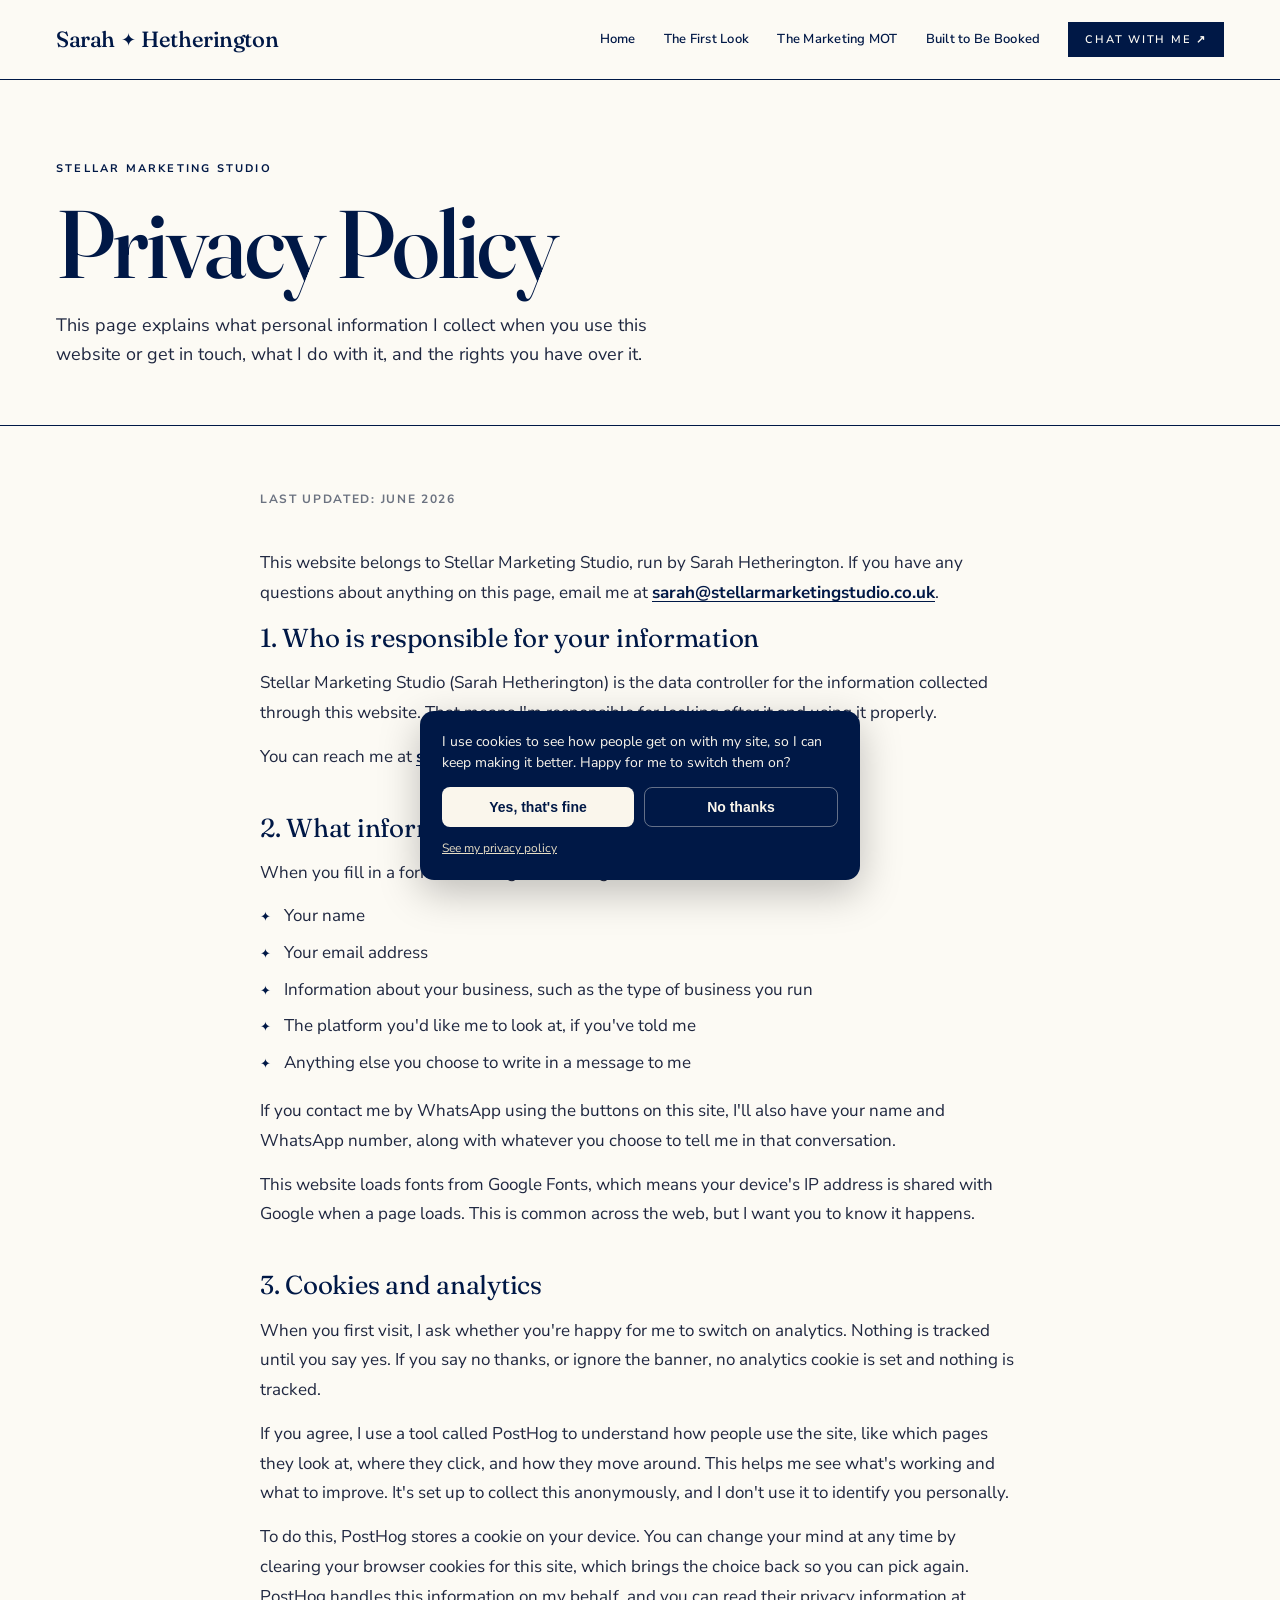
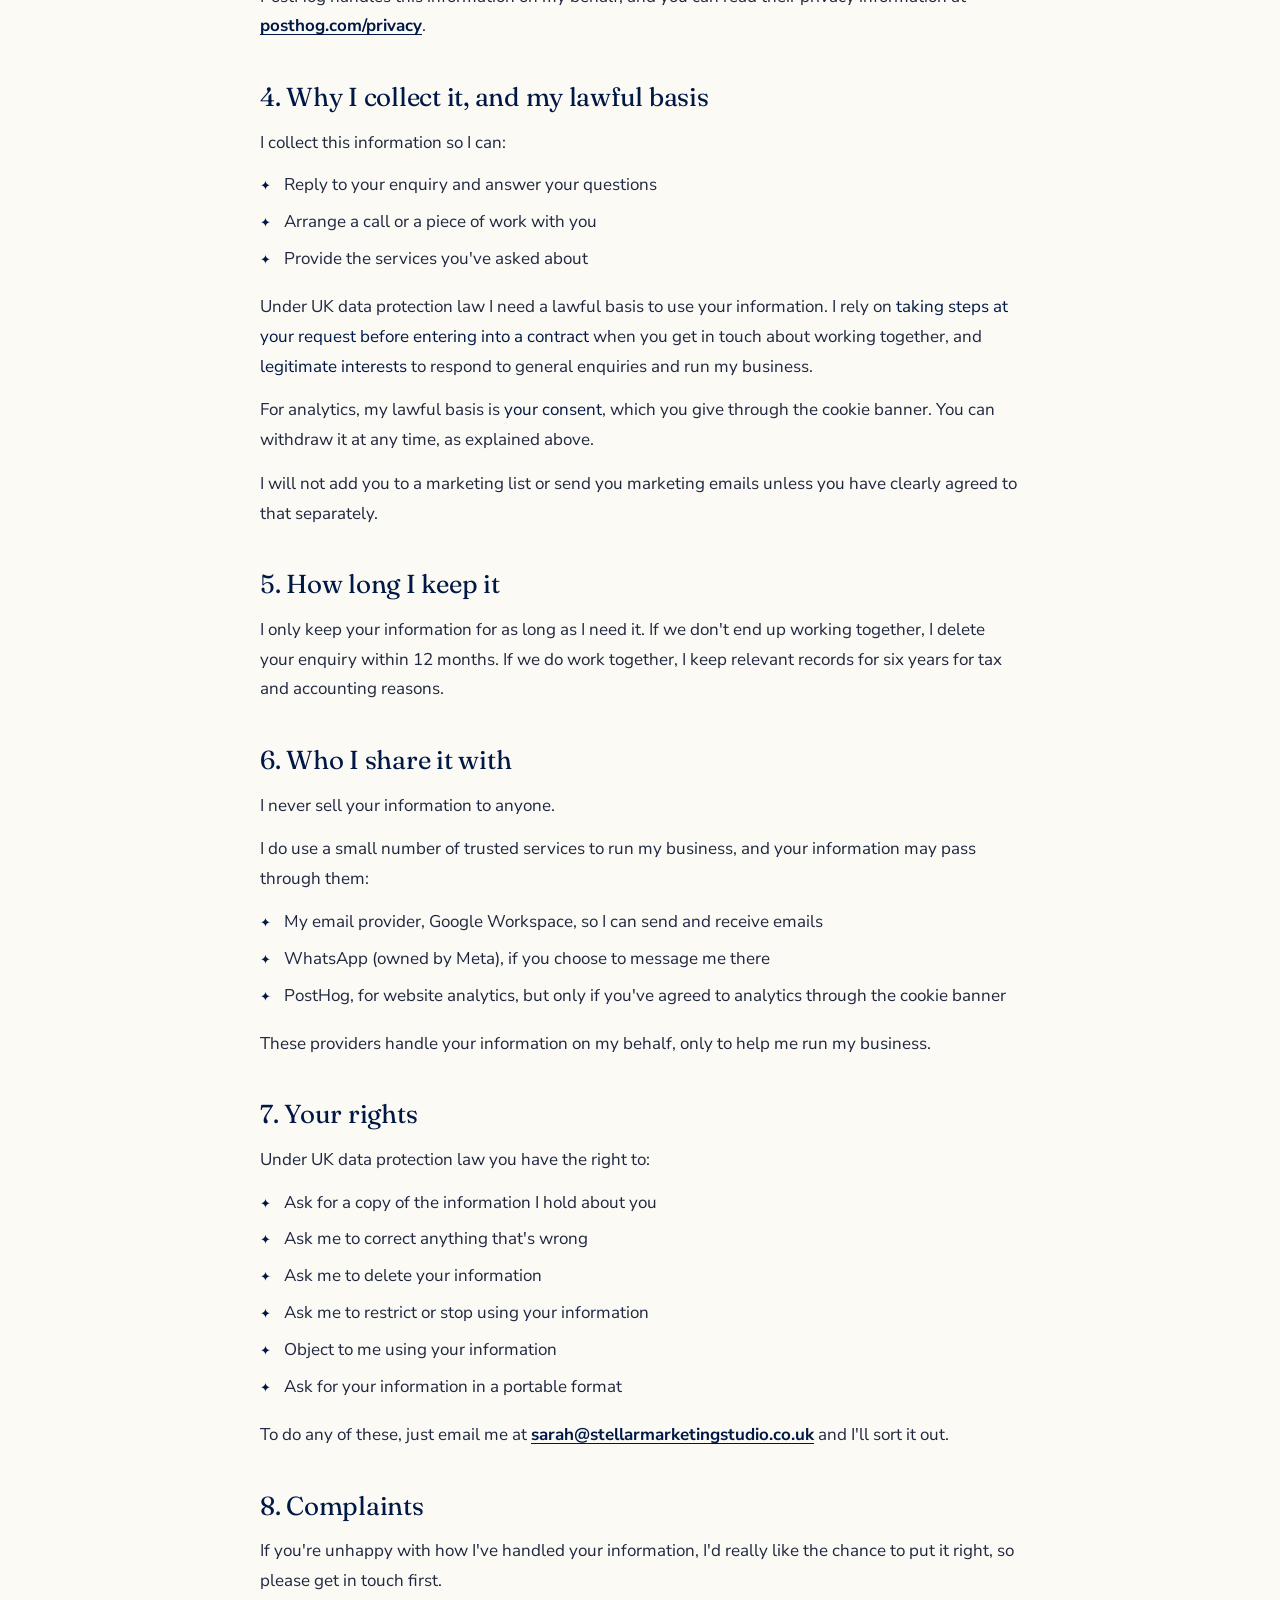
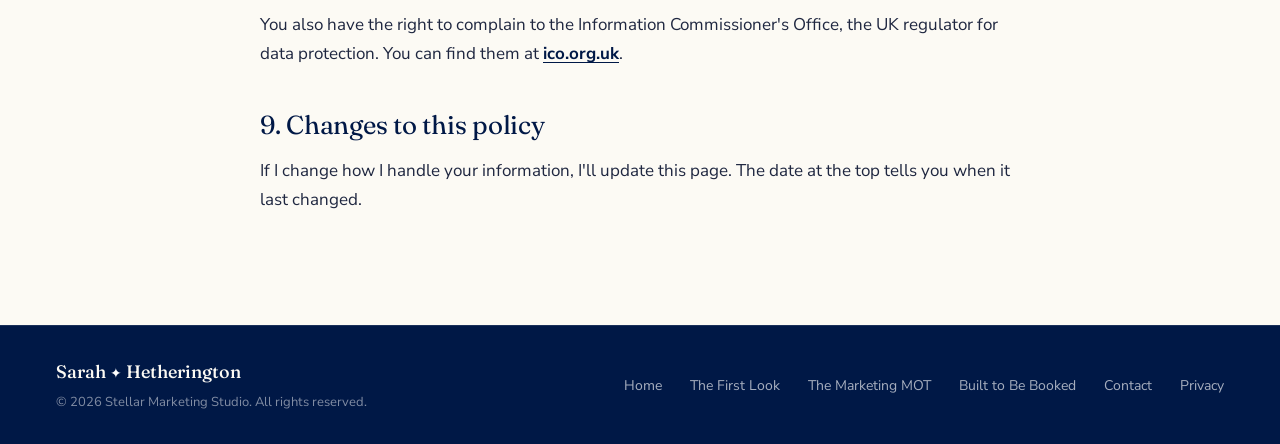
<file: privacy-policy.html>
<!DOCTYPE html>
<html lang="en">
<head>
<meta charset="UTF-8">
<meta name="viewport" content="width=device-width, initial-scale=1.0">
<title>Privacy Policy | Stellar Marketing Studio</title>
<meta name="description" content="How Stellar Marketing Studio collects, uses and looks after your personal information.">
<link rel="canonical" href="https://stellarmarketingstudio.co.uk/privacy-policy">
<link rel="icon" href="favicon.svg" type="image/svg+xml">
<link rel="preconnect" href="https://fonts.googleapis.com">
<link href="https://fonts.googleapis.com/css2?family=Nunito+Sans:ital,wght@0,400;0,600;0,700;1,400&family=Fraunces:ital,opsz,wght@0,9..144,300;0,9..144,400;0,9..144,500;0,9..144,600;0,9..144,700;1,9..144,400;1,9..144,600&display=swap" rel="stylesheet">
<link rel="stylesheet" href="styles.css">
<style>
  *,*::before,*::after{box-sizing:border-box;margin:0;padding:0}
  strong{font-weight:inherit!important}
  
  html,body{background:var(--base);color:var(--navy);font-family:'Nunito Sans',sans-serif;font-size:16px;line-height:1.55}
  ::selection{background:var(--navy);color:var(--base)}
  .page{width:100%;background:var(--base);position:relative;overflow:hidden}
  .ast{display:inline-block;color:var(--navy);font-family:'Fraunces',serif;line-height:1}
  a{color:inherit}

  nav{display:flex;align-items:center;justify-content:space-between;padding:22px var(--gutter);background:var(--base);border-bottom:1px solid var(--navy);position:sticky;top:0;z-index:1000}
  .wm{font-family:'Fraunces',serif;font-weight:500;font-size:22px;letter-spacing:-.02em;color:var(--navy);text-decoration:none;display:flex;align-items:center;gap:6px}
  .wm .ast{font-size:18px}
  .nav-links{display:flex;gap:28px;align-items:center}
  .nav-links a{font-size:13px;font-weight:600;color:var(--navy);text-decoration:none;letter-spacing:.02em}
  .nav-links .pill{border:1px solid var(--navy);padding:8px 16px;background:var(--navy);color:var(--base);font-size:11px;letter-spacing:.16em;text-transform:uppercase;transition:background .2s,border-color .2s}
  .nav-links .pill:hover{background:var(--navy-deep);border-color:var(--navy-deep)}

  /* HAMBURGER + MOBILE NAV */
  .hamburger{display:none;flex-direction:column;justify-content:center;gap:6px;width:40px;height:40px;background:none;border:1px solid var(--navy);padding:10px;flex-shrink:0}
  .hamburger span{display:block;height:2px;background:var(--navy);transition:transform .25s ease,opacity .25s ease}
  .hamburger.open span:nth-child(1){transform:translateY(8px) rotate(45deg)}
  .hamburger.open span:nth-child(2){opacity:0;transform:scaleX(0)}
  .hamburger.open span:nth-child(3){transform:translateY(-8px) rotate(-45deg)}
  .mobile-nav{display:none;position:fixed;inset:0;background:var(--base);z-index:999;flex-direction:column;align-items:center;justify-content:center;gap:36px}
  .mobile-nav.open{display:flex}
  .mobile-nav .m-link{font-family:'Nunito Sans',sans-serif;font-size:22px;font-weight:600;color:var(--navy);text-decoration:none;letter-spacing:.02em;opacity:.65;transition:opacity .2s}
  .mobile-nav .m-link:hover{opacity:1}
  .mobile-nav .m-btn{margin-top:8px}
  .mobile-nav .pill{border:1px solid var(--navy);padding:10px 22px;background:var(--navy);color:var(--base);font-size:11px;letter-spacing:.16em;text-transform:uppercase;opacity:1;transition:background .2s,border-color .2s}
  .mobile-nav .pill:hover{background:var(--navy-deep);border-color:var(--navy-deep);opacity:1}

  /* HEADER */
  .policy-hero{padding:var(--hero-top) var(--gutter) 56px;border-bottom:1px solid var(--navy)}
  .policy-hero .kicker{font-size:11px;letter-spacing:.2em;text-transform:uppercase;font-weight:700;color:var(--navy);margin-bottom:18px}
  .policy-hero h1{font-family:'Fraunces',serif;font-weight: 500;letter-spacing:-.03em;line-height:1;font-size:clamp(48px,8vw,96px);color:var(--navy);margin-bottom:20px}
  .policy-hero p{font-size:18px;line-height:1.6;color:#1f2740;max-width:640px}

  /* BODY */
  .policy{padding:64px var(--gutter) 96px}
  .policy-inner{max-width:760px;margin:0 auto}
  .policy-updated{font-size:12px;letter-spacing:.14em;text-transform:uppercase;font-weight:700;color:var(--mid-grey);margin-bottom:40px}
  .policy h2{font-family:'Fraunces',serif;font-weight:400;font-size:26px;line-height:1.25;letter-spacing:-.01em;color:var(--navy);margin:40px 0 14px}
  .policy h2:first-of-type{margin-top:0}
  .policy p{font-size:17px;line-height:1.75;color:#1f2740;margin-bottom:14px}
  .policy ul{list-style:none;margin:14px 0 18px}
  .policy ul li{font-size:17px;line-height:1.7;color:#1f2740;padding-left:24px;position:relative;margin-bottom:8px}
  .policy ul li::before{content:'✦';position:absolute;left:0;color:var(--navy);font-family:'Fraunces',serif;font-size:13px;top:3px}
  .policy a{color:var(--navy);font-weight:700;text-decoration:underline;text-underline-offset:3px}
  .policy strong{color:var(--navy);font-weight:700}
  .policy .ph{background:var(--panel);padding:2px 6px;font-size:15px;font-weight:600;color:var(--navy)}

  footer{padding:32px var(--gutter);display:flex;justify-content:space-between;align-items:center;background:var(--navy);border-top:1px solid rgba(255,255,255,.1);color:rgba(255,255,255,.7);gap:24px}
  footer a{color:rgba(255,255,255,.65);text-decoration:none;margin-left:24px;font-size:14px;transition:color .2s}
  footer a:hover{color:var(--base)}
  footer .l{font-family:'Fraunces',serif;font-weight:500;font-size:18px;color:var(--base)}
  footer .l .ast{font-size:14px;color:var(--white)}
  footer p{font-size:13px;color:rgba(255,255,255,.5);margin-top:6px}

  @media (max-width:900px){
    nav{padding:16px var(--gutter-m)}
    .nav-links{display:none}
    .hamburger{display:flex}
    .policy-hero{padding:56px var(--gutter-m) 40px}
    .policy{padding:48px var(--gutter-m) 72px}
    footer{flex-direction:column;align-items:flex-start;padding:28px var(--gutter-m)}
  }
</style>
    <script>
    !function(t,e){var o,n,p,r;e.__SV||(window.posthog && window.posthog.__loaded)||(window.posthog=e,e._i=[],e.init=function(i,s,a){function g(t,e){var o=e.split(".");2==o.length&&(t=t[o[0]],e=o[1]),t[e]=function(){t.push([e].concat(Array.prototype.slice.call(arguments,0)))}}(p=t.createElement("script")).type="text/javascript",p.crossOrigin="anonymous",p.async=!0,p.src=s.api_host.replace(".i.posthog.com","-assets.i.posthog.com")+"/static/array.js",(r=t.getElementsByTagName("script")[0]).parentNode.insertBefore(p,r);var u=e;for(void 0!==a?u=e[a]=[]:a="posthog",u.people=u.people||[],u.toString=function(t){var e="posthog";return"posthog"!==a&&(e+="."+a),t||(e+=" (stub)"),e},u.people.toString=function(){return u.toString(1)+".people (stub)"},o="xi Si init Ni ji pr qi Ui $i capture calculateEventProperties Zi register register_once register_for_session unregister unregister_for_session Yi getFeatureFlag getFeatureFlagPayload getFeatureFlagResult isFeatureEnabled reloadFeatureFlags updateFlags updateEarlyAccessFeatureEnrollment getEarlyAccessFeatures on onFeatureFlags onSurveysLoaded onSessionId getSurveys getActiveMatchingSurveys renderSurvey displaySurvey cancelPendingSurvey canRenderSurvey canRenderSurveyAsync Ki identify setPersonProperties unsetPersonProperties group resetGroups setPersonPropertiesForFlags resetPersonPropertiesForFlags setGroupPropertiesForFlags resetGroupPropertiesForFlags reset setIdentity clearIdentity get_distinct_id getGroups get_session_id get_session_replay_url alias set_config startSessionRecording stopSessionRecording sessionRecordingStarted captureException addExceptionStep captureLog startExceptionAutocapture stopExceptionAutocapture loadToolbar get_property getSessionProperty Qi Wi createPersonProfile setInternalOrTestUser Ji Fi tn opt_in_capturing opt_out_capturing has_opted_in_capturing has_opted_out_capturing get_explicit_consent_status is_capturing clear_opt_in_out_capturing zi debug mr it getPageViewId captureTraceFeedback captureTraceMetric Ri".split(" "),n=0;n<o.length;n++)g(u,o[n]);e._i.push([i,s,a])},e.__SV=1)}(document,window.posthog||[]);
    posthog.init('phc_ojmSUSDdscWpKyy8WgV8x4Zumi3yiKmHpwqB6fj6Adks', {
        api_host: 'https://us.i.posthog.com',
        defaults: '2026-05-30',
        person_profiles: 'identified_only', // or 'always' to create profiles for anonymous users as well
        opt_out_capturing_by_default: true, // wait for cookie consent before tracking
    })
</script>
</head>
<body>
<nav>
  <a href="/" class="wm">Sarah <sup class="ast">✦</sup> Hetherington</a>
  <div class="nav-links">
    <a href="/">Home</a>
    <a href="/first-look">The First Look</a>
    <a href="/mot">The Marketing MOT</a>
    <a href="/built-to-be-booked">Built to Be Booked</a>
    <a href="/#contact" class="pill">Chat with me ↗</a>
  </div>
  <button class="hamburger" id="hamburger" aria-label="Menu"><span></span><span></span><span></span></button>
</nav>
<div class="mobile-nav" id="mobileNav">
  <a href="/" class="m-link">Home</a>
  <a href="/first-look" class="m-link">The First Look</a>
  <a href="/mot" class="m-link">The Marketing MOT</a>
  <a href="/built-to-be-booked" class="m-link">Built to Be Booked</a>
  <a href="/#contact" class="pill m-btn" onclick="closeMobileNav()">Chat with me ↗</a>
</div>

<div class="page">

<section class="policy-hero">
  <div class="kicker">Stellar Marketing Studio</div>
  <h1>Privacy Policy</h1>
  <p>This page explains what personal information I collect when you use this website or get in touch, what I do with it, and the rights you have over it.</p>
</section>

<section class="policy">
  <div class="policy-inner">
    <div class="policy-updated">Last updated: June 2026</div>

    <p>This website belongs to Stellar Marketing Studio, run by Sarah Hetherington. If you have any questions about anything on this page, email me at <a href="mailto:sarah@stellarmarketingstudio.co.uk">sarah@stellarmarketingstudio.co.uk</a>.</p>

    <h2>1. Who is responsible for your information</h2>
    <p>Stellar Marketing Studio (Sarah Hetherington) is the data controller for the information collected through this website. That means I'm responsible for looking after it and using it properly.</p>
    <p>You can reach me at <a href="mailto:sarah@stellarmarketingstudio.co.uk">sarah@stellarmarketingstudio.co.uk</a>.</p>

    <h2>2. What information I collect</h2>
    <p>When you fill in a form or message me through this website, I collect:</p>
    <ul>
      <li>Your name</li>
      <li>Your email address</li>
      <li>Information about your business, such as the type of business you run</li>
      <li>The platform you'd like me to look at, if you've told me</li>
      <li>Anything else you choose to write in a message to me</li>
    </ul>
    <p>If you contact me by WhatsApp using the buttons on this site, I'll also have your name and WhatsApp number, along with whatever you choose to tell me in that conversation.</p>
    <p>This website loads fonts from Google Fonts, which means your device's IP address is shared with Google when a page loads. This is common across the web, but I want you to know it happens.</p>

    <h2>3. Cookies and analytics</h2>
    <p>When you first visit, I ask whether you're happy for me to switch on analytics. Nothing is tracked until you say yes. If you say no thanks, or ignore the banner, no analytics cookie is set and nothing is tracked.</p>
    <p>If you agree, I use a tool called PostHog to understand how people use the site, like which pages they look at, where they click, and how they move around. This helps me see what's working and what to improve. It's set up to collect this anonymously, and I don't use it to identify you personally.</p>
    <p>To do this, PostHog stores a cookie on your device. You can change your mind at any time by clearing your browser cookies for this site, which brings the choice back so you can pick again. PostHog handles this information on my behalf, and you can read their privacy information at <a href="https://posthog.com/privacy" target="_blank" rel="noopener">posthog.com/privacy</a>.</p>

    <h2>4. Why I collect it, and my lawful basis</h2>
    <p>I collect this information so I can:</p>
    <ul>
      <li>Reply to your enquiry and answer your questions</li>
      <li>Arrange a call or a piece of work with you</li>
      <li>Provide the services you've asked about</li>
    </ul>
    <p>Under UK data protection law I need a lawful basis to use your information. I rely on <strong>taking steps at your request before entering into a contract</strong> when you get in touch about working together, and <strong>legitimate interests</strong> to respond to general enquiries and run my business.</p>
    <p>For analytics, my lawful basis is <strong>your consent</strong>, which you give through the cookie banner. You can withdraw it at any time, as explained above.</p>
    <p>I will not add you to a marketing list or send you marketing emails unless you have clearly agreed to that separately.</p>

    <h2>5. How long I keep it</h2>
    <p>I only keep your information for as long as I need it. If we don't end up working together, I delete your enquiry within 12 months. If we do work together, I keep relevant records for six years for tax and accounting reasons.</p>

    <h2>6. Who I share it with</h2>
    <p>I never sell your information to anyone.</p>
    <p>I do use a small number of trusted services to run my business, and your information may pass through them:</p>
    <ul>
      <li>My email provider, Google Workspace, so I can send and receive emails</li>
      <li>WhatsApp (owned by Meta), if you choose to message me there</li>
      <li>PostHog, for website analytics, but only if you've agreed to analytics through the cookie banner</li>
    </ul>
    <p>These providers handle your information on my behalf, only to help me run my business.</p>

    <h2>7. Your rights</h2>
    <p>Under UK data protection law you have the right to:</p>
    <ul>
      <li>Ask for a copy of the information I hold about you</li>
      <li>Ask me to correct anything that's wrong</li>
      <li>Ask me to delete your information</li>
      <li>Ask me to restrict or stop using your information</li>
      <li>Object to me using your information</li>
      <li>Ask for your information in a portable format</li>
    </ul>
    <p>To do any of these, just email me at <a href="mailto:sarah@stellarmarketingstudio.co.uk">sarah@stellarmarketingstudio.co.uk</a> and I'll sort it out.</p>

    <h2>8. Complaints</h2>
    <p>If you're unhappy with how I've handled your information, I'd really like the chance to put it right, so please get in touch first.</p>
    <p>You also have the right to complain to the Information Commissioner's Office, the UK regulator for data protection. You can find them at <a href="https://ico.org.uk" target="_blank" rel="noopener">ico.org.uk</a>.</p>

    <h2>9. Changes to this policy</h2>
    <p>If I change how I handle your information, I'll update this page. The date at the top tells you when it last changed.</p>
  </div>
</section>

<footer>
  <div>
    <div class="l">Sarah <span class="ast">✦</span> Hetherington</div>
    <p>© 2026 Stellar Marketing Studio. All rights reserved.</p>
  </div>
  <div>
    <a href="/">Home</a>
    <a href="/first-look">The First Look</a>
    <a href="/mot">The Marketing MOT</a>
    <a href="/built-to-be-booked">Built to Be Booked</a>
    <a href="/#contact">Contact</a>
    <a href="/privacy-policy">Privacy</a>
  </div>
</footer>

</div>

<script>
(function(){
  var hamburger=document.getElementById('hamburger');
  var mobileNav=document.getElementById('mobileNav');
  if(!hamburger||!mobileNav)return;
  window.closeMobileNav=function(){
    hamburger.classList.remove('open');
    mobileNav.classList.remove('open');
    document.body.style.overflow='';
  };
  hamburger.addEventListener('click',function(){
    if(mobileNav.classList.contains('open')){window.closeMobileNav();}
    else{hamburger.classList.add('open');mobileNav.classList.add('open');document.body.style.overflow='hidden';}
  });
  mobileNav.querySelectorAll('.m-link').forEach(function(link){
    link.addEventListener('click',window.closeMobileNav);
  });
})();
</script>
<!-- Cookie consent banner -->
<div id="cookie-consent" role="dialog" aria-live="polite" aria-label="Cookie consent" style="display:none;position:fixed;bottom:20px;left:20px;right:20px;max-width:440px;margin:0 auto;background:#001846;color:#faf6ec;padding:20px 22px;border-radius:14px;box-shadow:0 12px 40px rgba(0,0,0,.25);font-family:inherit;z-index:99999;">
  <p style="margin:0 0 14px;font-size:14px;line-height:1.5;">I use cookies to see how people get on with my site, so I can keep making it better. Happy for me to switch them on?</p>
  <div style="display:flex;gap:10px;flex-wrap:wrap;">
    <button id="cookie-accept" style="flex:1;min-width:120px;cursor:pointer;border:0;border-radius:8px;padding:11px 16px;font-size:14px;font-weight:600;background:#faf6ec;color:#001846;">Yes, that's fine</button>
    <button id="cookie-decline" style="flex:1;min-width:120px;cursor:pointer;border:1px solid rgba(250,246,236,.4);border-radius:8px;padding:11px 16px;font-size:14px;font-weight:600;background:transparent;color:#faf6ec;">No thanks</button>
  </div>
  <a href="/privacy-policy" style="display:inline-block;margin-top:12px;font-size:12px;color:#e7dec5;text-decoration:underline;">See my privacy policy</a>
</div>
<script>
(function(){
  var KEY='sms_cookie_consent';
  var banner=document.getElementById('cookie-consent');
  var choice=null;
  try{choice=localStorage.getItem(KEY);}catch(e){}
  function start(){if(window.posthog&&posthog.opt_in_capturing){posthog.opt_in_capturing();}}
  function stop(){if(window.posthog&&posthog.opt_out_capturing){posthog.opt_out_capturing();}}
  if(choice==='accepted'){start();}
  else if(choice==='declined'){stop();}
  else if(banner){banner.style.display='block';}
  var a=document.getElementById('cookie-accept');
  var d=document.getElementById('cookie-decline');
  if(a){a.addEventListener('click',function(){try{localStorage.setItem(KEY,'accepted');}catch(e){}start();banner.style.display='none';});}
  if(d){d.addEventListener('click',function(){try{localStorage.setItem(KEY,'declined');}catch(e){}stop();banner.style.display='none';});}
})();
</script>
</body>
</html>
</file>
<file: styles.css>
/* ============================================================
   Stellar Marketing Studio — shared design tokens
   Change a value here once and every page picks it up.
   Loaded BEFORE each page's own <style> block.
   ============================================================ */

:root {
  /* ---- colour ---- */
  --navy: #001846;
  --navy-deep: #001236;
  --base: #fcfaf4;       /* page background — "oat milk" */
  --tint: #f8f4e8;       /* cards & tinted panels */
  --stone: #e7dec5;      /* accent text on navy sections */
  --panel: #f1ebdb;      /* "quiet linen" — highlight rows & tinted bands */
  --warm-dark: #ede9e2;  /* muted panels (before/after left column) */
  --white: #ffffff;
  --ink: #0a0a0a;
  --body: #1f2740;       /* long-form body text on light */
  --text: #111827;
  --mid-grey: #6b7280;
  --light-grey: #e5e7eb;

  /* ---- spacing (8px scale) ---- */
  --gutter: 56px;        /* page side padding, desktop */
  --gutter-m: 24px;      /* page side padding, mobile */
  --section-y: 120px;    /* standard section vertical padding */
  --section-y-m: 72px;
  --band-y: 80px;        /* tighter bands: proof strip, marquee */
  --band-y-m: 56px;
  --head-gap: 48px;      /* section heading to its content */
  --head-gap-m: 32px;
  --hero-top: 80px;      /* hero padding above the meta line */
  --hero-bottom: 120px;
  --hero-drop: 160px;    /* hero meta line down to the H1 */
}

/* ---- base ---- */
body {
  font-family: 'Nunito Sans', sans-serif;
  background: var(--base);
  color: var(--text);
  -webkit-font-smoothing: antialiased;
}

/* ---- shared sparkle animation ---- */
@keyframes twinkle {
  0%, 100% { opacity: 0.45; transform: scale(0.85) rotate(0deg); }
  50%      { opacity: 1;    transform: scale(1.1) rotate(18deg); }
}
@keyframes twinkleSlow {
  0%, 100% { opacity: 0.25; transform: scale(0.7) rotate(-12deg); }
  50%      { opacity: 0.85; transform: scale(1) rotate(8deg); }
}

/* ---- accessibility ---- */
@media (prefers-reduced-motion: reduce) {
  *, *::before, *::after {
    animation-duration: 0.01ms !important;
    animation-iteration-count: 1 !important;
    transition-duration: 0.01ms !important;
    scroll-behavior: auto !important;
  }
}
</file>
